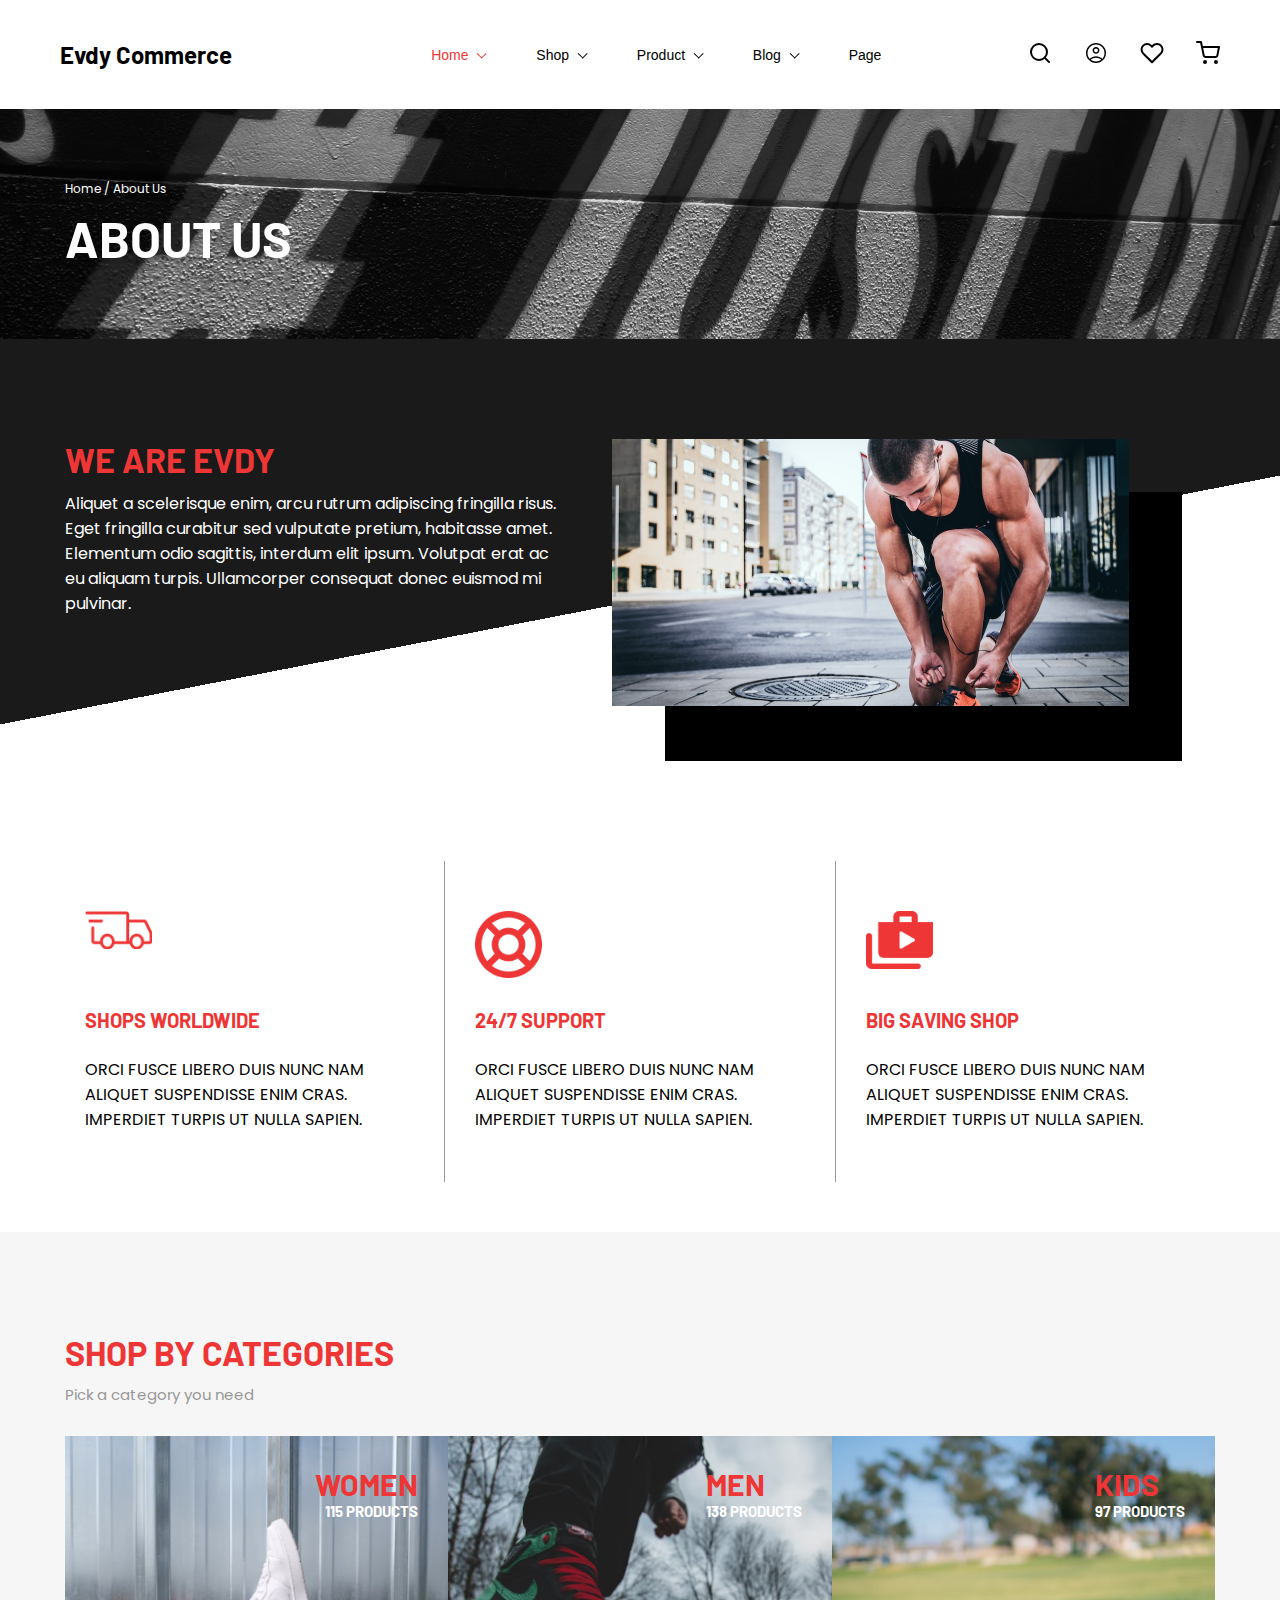
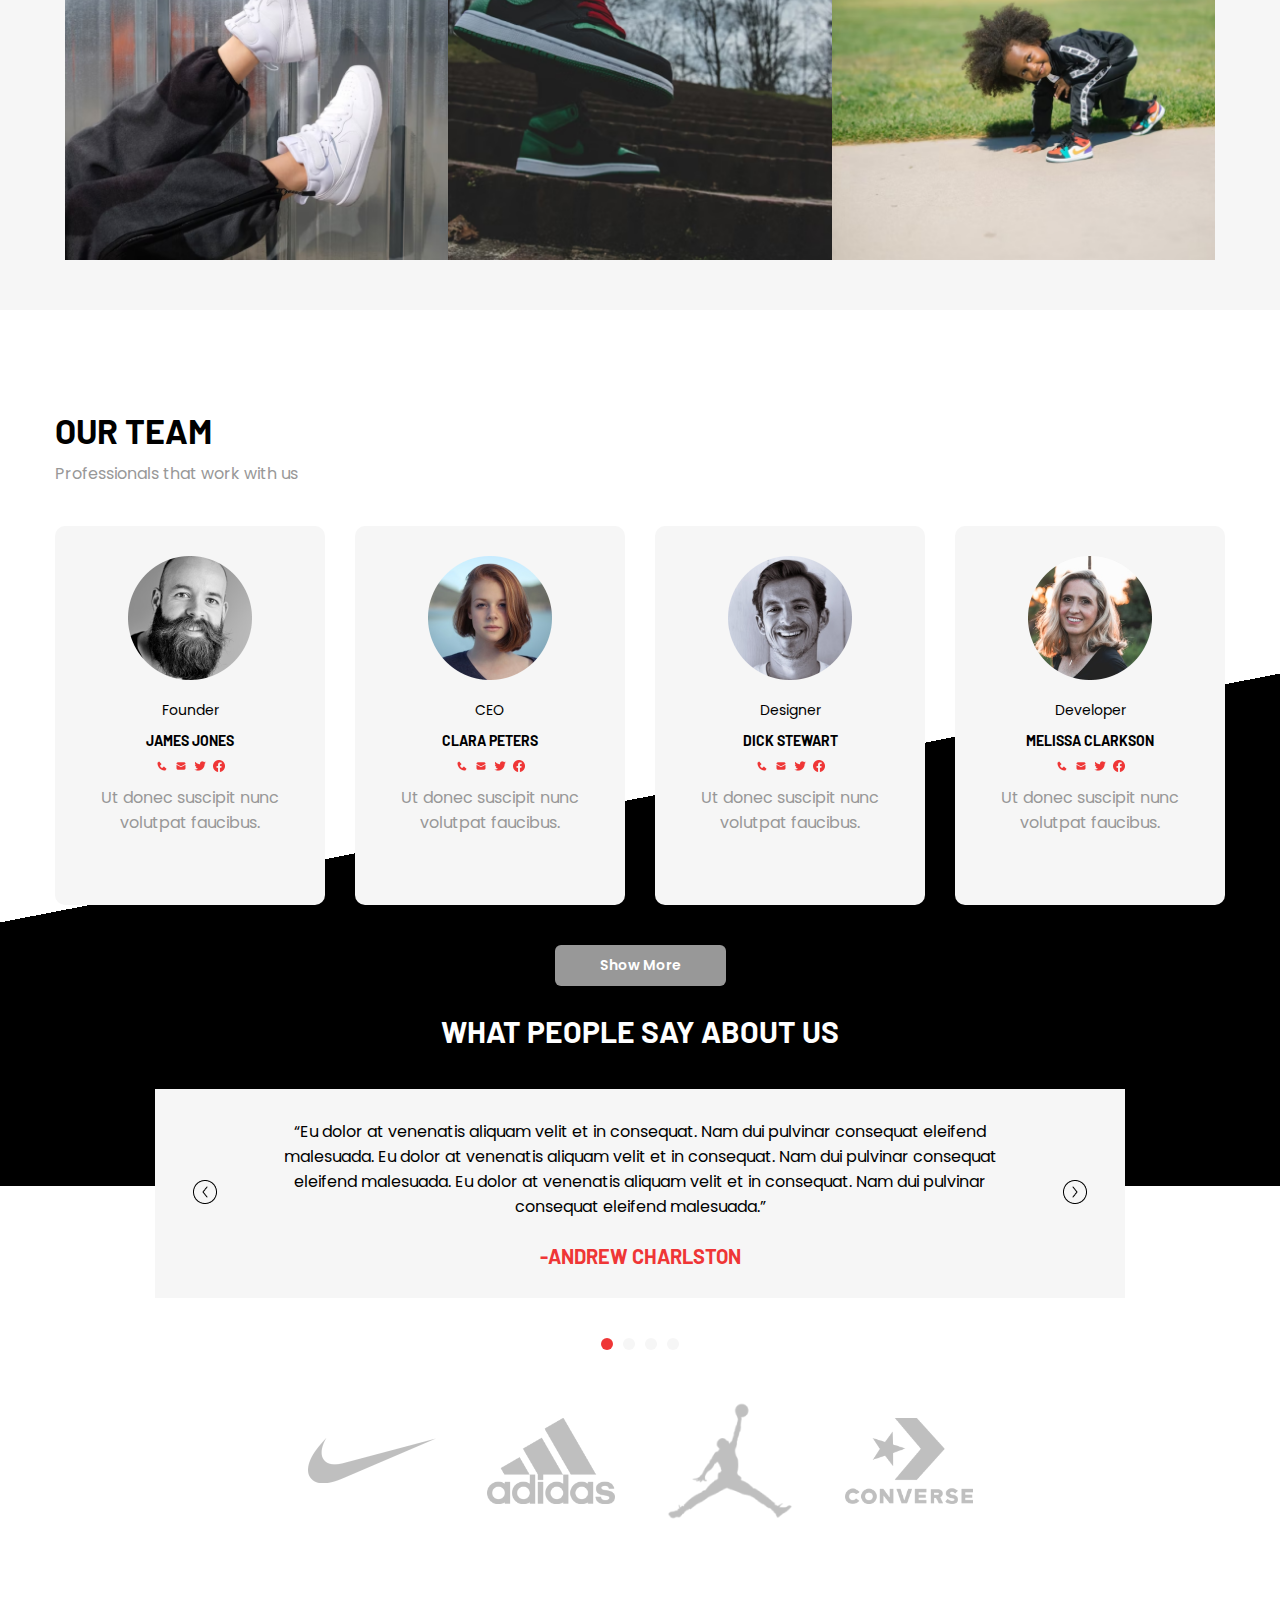
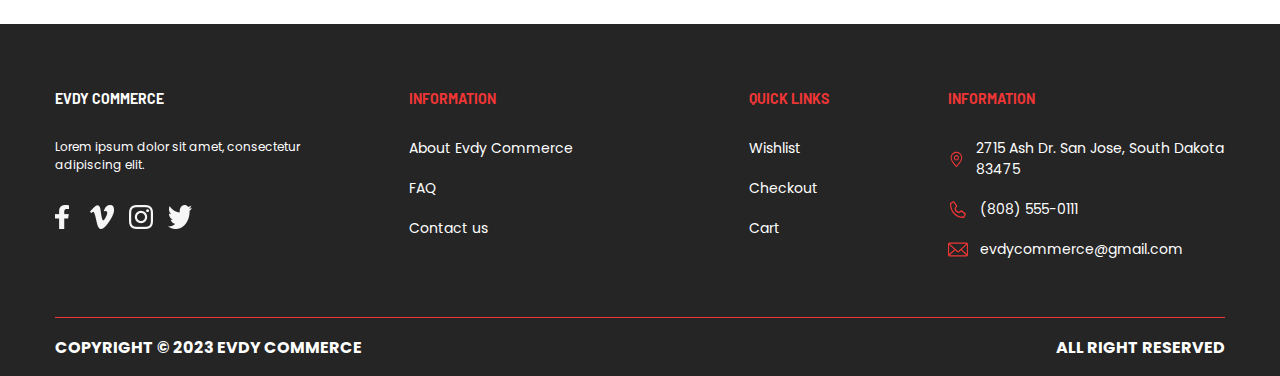
<file: pages/about-us.html>
<!doctype html>
<html lang="en">
<head>
  <meta charset="UTF-8">
  <meta name="viewport"
        content="width=device-width, user-scalable=no, initial-scale=1.0, maximum-scale=1.0, minimum-scale=1.0">
  <meta http-equiv="X-UA-Compatible" content="ie=edge">
  <link rel="stylesheet" href="../styles/style.css">
  <script src="../scripts/app.js" defer></script>
  <title>About us</title>
</head>
<body>

<header class="header">
  <div class="container">
    <div class="header__inner">
      <div class="header__logo">
        Evdy Commerce
      </div>

      <div class="header__nav">
        <nav class="header__dropdowns">
          <ul class="header__dropdown-list">

            <li class="header__dropdown">
              <a href="#" class="header__link active">Home</a>
              <span class="header__drop-icon"></span>
            </li>

            <li class="header__dropdown">
              <a href="#" class="header__link">Shop</a>
              <span class="header__drop-icon"></span>
            </li>

            <li class="header__dropdown">
              <a href="#" class="header__link">Product</a>
              <span class="header__drop-icon"></span>
            </li>

            <li class="header__dropdown">
              <a href="#" class="header__link">Blog</a>
              <span class="header__drop-icon"></span>
            </li>

            <li class="header__dropdown">
              <a href="#" class="header__link">Page</a>
            </li>

          </ul>
        </nav>

        <ul class="header__actions">
          <li class="header__action">
            <button class="header__btn">
              <svg class="header__icon" width="24" height="24" viewBox="0 0 24 24" fill="none" stroke="black"
                   xmlns="http://www.w3.org/2000/svg">
                <rect width="24" height="24" fill="#F5F5F5"/>
                <g id="Landing" clip-path="url(#clip0_5_91)">
                  <rect width="1920" height="5119" transform="translate(-1408 -40)" fill="white"/>
                  <g id="Header / Default">
                    <rect id="Rectangle 33" x="-1408" y="-40" width="1920" height="104" fill="white"/>
                    <g id="Frame 7">
                      <g id="search">
                        <path id="Vector"
                              d="M11 19C15.4183 19 19 15.4183 19 11C19 6.58172 15.4183 3 11 3C6.58172 3 3 6.58172 3 11C3 15.4183 6.58172 19 11 19Z"
                              stroke="black" stroke-width="2" stroke-linecap="round" stroke-linejoin="round"/>
                        <path id="Vector_2" d="M21 21L16.65 16.65" stroke="black" stroke-width="2"
                              stroke-linecap="round"
                              stroke-linejoin="round"/>
                      </g>
                    </g>
                  </g>
                </g>
                <defs>
                  <clipPath id="clip0_5_91">
                    <rect width="1920" height="5119" fill="white" transform="translate(-1408 -40)"/>
                  </clipPath>
                </defs>
              </svg>

            </button>
          </li>

          <li class="header__action">
            <button class="header__btn">
              <svg class="header__icon" xmlns="http://www.w3.org/2000/svg" height="24" viewBox="0 -960 960 960"
                   width="24">
                <path d="M222-255q63-44 125-67.5T480-346q71 0 133.5 23.5T739-255q44-54 62.5-109T820-480q0-145-97.5-242.5T480-820q-145 0-242.5 97.5T140-480q0 61 19 116t63 109Zm257.814-195Q422-450 382.5-489.686q-39.5-39.686-39.5-97.5t39.686-97.314q39.686-39.5 97.5-39.5t97.314 39.686q39.5 39.686 39.5 97.5T577.314-489.5q-39.686 39.5-97.5 39.5Zm.654 370Q398-80 325-111.5q-73-31.5-127.5-86t-86-127.266Q80-397.532 80-480.266T111.5-635.5q31.5-72.5 86-127t127.266-86q72.766-31.5 155.5-31.5T635.5-848.5q72.5 31.5 127 86t86 127.032q31.5 72.532 31.5 155T848.5-325q-31.5 73-86 127.5t-127.032 86q-72.532 31.5-155 31.5ZM480-140q55 0 107.5-16T691-212q-51-36-104-55t-107-19q-54 0-107 19t-104 55q51 40 103.5 56T480-140Zm0-370q34 0 55.5-21.5T557-587q0-34-21.5-55.5T480-664q-34 0-55.5 21.5T403-587q0 34 21.5 55.5T480-510Zm0-77Zm0 374Z"/>
              </svg>
            </button>
          </li>

          <li class="header__action">
            <button class="header__btn">
              <svg class="header__icon" stroke="black" width="24" height="24" viewBox="0 0 24 24" fill="none"
                   xmlns="http://www.w3.org/2000/svg">
                <g id="heart">
                  <path id="Vector"
                        d="M20.84 4.60999C20.3292 4.099 19.7228 3.69364 19.0554 3.41708C18.3879 3.14052 17.6725 2.99817 16.95 2.99817C16.2275 2.99817 15.5121 3.14052 14.8446 3.41708C14.1772 3.69364 13.5708 4.099 13.06 4.60999L12 5.66999L10.94 4.60999C9.9083 3.5783 8.50903 2.9987 7.05 2.9987C5.59096 2.9987 4.19169 3.5783 3.16 4.60999C2.1283 5.64169 1.54871 7.04096 1.54871 8.49999C1.54871 9.95903 2.1283 11.3583 3.16 12.39L4.22 13.45L12 21.23L19.78 13.45L20.84 12.39C21.351 11.8792 21.7563 11.2728 22.0329 10.6053C22.3095 9.93789 22.4518 9.22248 22.4518 8.49999C22.4518 7.77751 22.3095 7.0621 22.0329 6.39464C21.7563 5.72718 21.351 5.12075 20.84 4.60999V4.60999Z"
                        stroke="black" stroke-width="2" stroke-linecap="round" stroke-linejoin="round"/>
                </g>
              </svg>

            </button>
          </li>

          <li class="header__action">
            <button class="header__btn">
              <svg class="header__icon" width="24" height="24" viewBox="0 0 24 24" fill="none"
                   xmlns="http://www.w3.org/2000/svg">
                <g id="shopping-cart">
                  <path id="Vector"
                        d="M9 22C9.55228 22 10 21.5523 10 21C10 20.4477 9.55228 20 9 20C8.44772 20 8 20.4477 8 21C8 21.5523 8.44772 22 9 22Z"
                        stroke="black" stroke-width="2" stroke-linecap="round" stroke-linejoin="round"/>
                  <path id="Vector_2"
                        d="M20 22C20.5523 22 21 21.5523 21 21C21 20.4477 20.5523 20 20 20C19.4477 20 19 20.4477 19 21C19 21.5523 19.4477 22 20 22Z"
                        stroke="black" stroke-width="2" stroke-linecap="round" stroke-linejoin="round"/>
                  <path id="Vector_3"
                        d="M1 1H5L7.68 14.39C7.77144 14.8504 8.02191 15.264 8.38755 15.5583C8.75318 15.8526 9.2107 16.009 9.68 16H19.4C19.8693 16.009 20.3268 15.8526 20.6925 15.5583C21.0581 15.264 21.3086 14.8504 21.4 14.39L23 6H6"
                        stroke="black" stroke-width="2" stroke-linecap="round" stroke-linejoin="round"/>
                </g>
              </svg>

            </button>
          </li>
        </ul>
      </div>

      <button class="header__hamburger-menu">
        <span class="header__hamburger-bar"></span>
      </button>

      <div class="header__mobile-nav">
        <nav class="header__dropdowns header__dropdowns--mobile">
          <ul class="header__dropdown-list header__dropdown-list--mobile">

            <li class="header__dropdown header__dropdown--mobile">
              <a href="#" class="header__link header__link--mobile active">Home</a>
              <span class="header__drop-icon header__drop-icon--mobile"></span>
            </li>

            <li class="header__dropdown header__dropdown--mobile">
              <a href="#" class="header__link header__link--mobile">Shop</a>
              <span class="header__drop-icon header__drop-icon--mobile"></span>
            </li>

            <li class="header__dropdown header__dropdown--mobile">
              <a href="#" class="header__link header__link--mobile">Product</a>
              <span class="header__drop-icon header__drop-icon--mobile"></span>
            </li>

            <li class="header__dropdown header__dropdown--mobile">
              <a href="#" class="header__link header__link--mobile">Blog</a>
              <span class="header__drop-icon header__drop-icon--mobile"></span>
            </li>

            <li class="header__dropdown header__dropdown--mobile">
              <a href="#" class="header__link header__link--mobile">Page</a>
            </li>

          </ul>
        </nav>

        <ul class="header__actions header__actions--mobile">
          <li class="header__action">
            <button class="header__btn">
              <svg class="header__icon" width="24" height="24" viewBox="0 0 24 24" fill="none" stroke="none"
                   xmlns="http://www.w3.org/2000/svg">
                <rect width="24" height="24" fill="none"/>
                <g id="Landing" clip-path="url(#clip0_5_91)">
                  <rect width="1920" height="5119" transform="translate(-1408 -40)" fill="none"/>
                  <g id="Header / Default">
                    <rect id="Rectangle 33" x="-1408" y="-40" width="1920" height="104" fill="none"/>
                    <g id="Frame 7">
                      <g id="search">
                        <path id="Vector"
                              d="M11 19C15.4183 19 19 15.4183 19 11C19 6.58172 15.4183 3 11 3C6.58172 3 3 6.58172 3 11C3 15.4183 6.58172 19 11 19Z"
                              stroke="white" stroke-width="2" stroke-linecap="round" stroke-linejoin="round"/>
                        <path id="Vector_2" d="M21 21L16.65 16.65" stroke="white" stroke-width="2"
                              stroke-linecap="round"
                              stroke-linejoin="round"/>
                      </g>
                    </g>
                  </g>
                </g>
                <defs>
                  <clipPath id="clip0_5_91">
                    <rect width="1920" height="5119" fill="white" transform="translate(-1408 -40)"/>
                  </clipPath>
                </defs>
              </svg>

            </button>
          </li>

          <li class="header__action">
            <button class="header__btn">
              <svg class="header__icon" xmlns="http://www.w3.org/2000/svg" height="24" viewBox="0 -960 960 960"
                   width="24">
                <path fill="white" stroke="white"
                      d="M222-255q63-44 125-67.5T480-346q71 0 133.5 23.5T739-255q44-54 62.5-109T820-480q0-145-97.5-242.5T480-820q-145 0-242.5 97.5T140-480q0 61 19 116t63 109Zm257.814-195Q422-450 382.5-489.686q-39.5-39.686-39.5-97.5t39.686-97.314q39.686-39.5 97.5-39.5t97.314 39.686q39.5 39.686 39.5 97.5T577.314-489.5q-39.686 39.5-97.5 39.5Zm.654 370Q398-80 325-111.5q-73-31.5-127.5-86t-86-127.266Q80-397.532 80-480.266T111.5-635.5q31.5-72.5 86-127t127.266-86q72.766-31.5 155.5-31.5T635.5-848.5q72.5 31.5 127 86t86 127.032q31.5 72.532 31.5 155T848.5-325q-31.5 73-86 127.5t-127.032 86q-72.532 31.5-155 31.5ZM480-140q55 0 107.5-16T691-212q-51-36-104-55t-107-19q-54 0-107 19t-104 55q51 40 103.5 56T480-140Zm0-370q34 0 55.5-21.5T557-587q0-34-21.5-55.5T480-664q-34 0-55.5 21.5T403-587q0 34 21.5 55.5T480-510Zm0-77Zm0 374Z"/>
              </svg>
            </button>
          </li>

          <li class="header__action">
            <button class="header__btn">
              <svg class="header__icon" stroke="white" width="24" height="24" viewBox="0 0 24 24" fill="none"
                   xmlns="http://www.w3.org/2000/svg">
                <g id="heart">
                  <path id="Vector"
                        d="M20.84 4.60999C20.3292 4.099 19.7228 3.69364 19.0554 3.41708C18.3879 3.14052 17.6725 2.99817 16.95 2.99817C16.2275 2.99817 15.5121 3.14052 14.8446 3.41708C14.1772 3.69364 13.5708 4.099 13.06 4.60999L12 5.66999L10.94 4.60999C9.9083 3.5783 8.50903 2.9987 7.05 2.9987C5.59096 2.9987 4.19169 3.5783 3.16 4.60999C2.1283 5.64169 1.54871 7.04096 1.54871 8.49999C1.54871 9.95903 2.1283 11.3583 3.16 12.39L4.22 13.45L12 21.23L19.78 13.45L20.84 12.39C21.351 11.8792 21.7563 11.2728 22.0329 10.6053C22.3095 9.93789 22.4518 9.22248 22.4518 8.49999C22.4518 7.77751 22.3095 7.0621 22.0329 6.39464C21.7563 5.72718 21.351 5.12075 20.84 4.60999V4.60999Z"
                        stroke="white" stroke-width="2" stroke-linecap="round" stroke-linejoin="round"/>
                </g>
              </svg>

            </button>
          </li>

          <li class="header__action">
            <button class="header__btn">
              <svg class="header__icon" width="24" height="24" viewBox="0 0 24 24" fill="none"
                   xmlns="http://www.w3.org/2000/svg">
                <g id="shopping-cart">
                  <path id="Vector"
                        d="M9 22C9.55228 22 10 21.5523 10 21C10 20.4477 9.55228 20 9 20C8.44772 20 8 20.4477 8 21C8 21.5523 8.44772 22 9 22Z"
                        stroke="white" stroke-width="2" stroke-linecap="round" stroke-linejoin="round"/>
                  <path id="Vector_2"
                        d="M20 22C20.5523 22 21 21.5523 21 21C21 20.4477 20.5523 20 20 20C19.4477 20 19 20.4477 19 21C19 21.5523 19.4477 22 20 22Z"
                        stroke="white" stroke-width="2" stroke-linecap="round" stroke-linejoin="round"/>
                  <path id="Vector_3"
                        d="M1 1H5L7.68 14.39C7.77144 14.8504 8.02191 15.264 8.38755 15.5583C8.75318 15.8526 9.2107 16.009 9.68 16H19.4C19.8693 16.009 20.3268 15.8526 20.6925 15.5583C21.0581 15.264 21.3086 14.8504 21.4 14.39L23 6H6"
                        stroke="white" stroke-width="2" stroke-linecap="round" stroke-linejoin="round"/>
                </g>
              </svg>

            </button>
          </li>
        </ul>
      </div>

    </div>
  </div>
</header>
<!-- HEADER -->

<section class="main-secondary">
  <img src="../img/main-secondary/about_us.png" alt="About us picture" class="main-secondary__img">
  <div class="container">
    <div class="main-secondary__inner">
      <div class="main-secondary__content">
        <h2 class="main-secondary__subtitle">Home / About Us</h2>
        <h1 class="main-secondary__title">About Us</h1>
      </div>
    </div>
  </div>
</section>
<!-- MAIN SECONDARY -->

<section class="we-are-evdy">
  <div class="container">
    <div class="we-are-evdy__inner">
      <div class="we-are-evdy__left">
        <h2 class="we-are-evdy__heading">we are evdy</h2>
        <p class="we-are-evdy__text">
          Aliquet a scelerisque enim, arcu rutrum adipiscing fringilla risus. Eget fringilla curabitur sed vulputate
          pretium, habitasse amet. Elementum odio sagittis, interdum elit ipsum. Volutpat erat ac eu aliquam turpis.
          Ullamcorper consequat donec euismod mi pulvinar.
        </p>
      </div>

      <div class="we-are-evdy__right">
        <div class="we-are-evdy__placeholder">
          <img src="../img/we-are-evdy/1.png" alt="We are evdy image" class="we-are-evdy__img">
        </div>
      </div>
    </div>
  </div>
</section>
<!-- WE ARE EVDY -->

<section class="cards-white">
  <div class="container">
    <div class="cards-white__inner">

      <div class="cards-white__card">
        <img src="../img/cards-white/1.png" alt="1" class="cards-white__icon">
        <div class="cards-white__content">
          <h3 class="cards-white__heading">Shops Worldwide</h3>
          <p class="cards-white__text">Orci fusce libero duis nunc nam aliquet suspendisse enim cras. Imperdiet turpis
            ut
            nulla sapien.</p>
        </div>
      </div>

      <div class="cards-white__card">
        <img src="../img/cards-white/2.png" alt="2" class="cards-white__icon">
        <div class="cards-white__content">
          <h3 class="cards-white__heading">24/7 support</h3>
          <p class="cards-white__text">Orci fusce libero duis nunc nam aliquet suspendisse enim cras. Imperdiet turpis
            ut
            nulla sapien.</p>
        </div>
      </div>

      <div class="cards-white__card">
        <img src="../img/cards-white/3.png" alt="3" class="cards-white__icon">
        <div class="cards-white__content">
          <h3 class="cards-white__heading">big saving shop</h3>
          <p class="cards-white__text">Orci fusce libero duis nunc nam aliquet suspendisse enim cras. Imperdiet turpis
            ut
            nulla sapien.</p>
        </div>
      </div>

    </div>
  </div>
</section>
<!-- CARDS WHITE-->

<section class="shop-by-categories shop-by-categories--light-grey">
  <div class="container">
    <div class="shop-by-categories__inner shop-by-categories__inner--pb-5">
      <h2 class="shop-by-categories__heading">
        shop by categories
      </h2>
      <h3 class="shop-by-categories__subtitle">Pick a category you need</h3>

      <div class="shop-by-categories__cards">
        <div class="shop-by-categories__card">
          <img src="../img/shop-by-categories/1.png" alt="1" class="shop-by-categories__img">
          <p class="shop-by-categories__text">
            <span class="shop-by-categories__type">women</span>
            <span class="shop-by-categories__quantity">115 products</span>
          </p>
        </div>

        <div class="shop-by-categories__card">
          <img src="../img/shop-by-categories/2.png" alt="2" class="shop-by-categories__img">
          <p class="shop-by-categories__text">
            <span class="shop-by-categories__type">men</span>
            <span class="shop-by-categories__quantity">138 products</span>
          </p>
        </div>

        <div class="shop-by-categories__card">
          <img src="../img/shop-by-categories/3.png" alt="3" class="shop-by-categories__img">
          <p class="shop-by-categories__text">
            <span class="shop-by-categories__type">kids</span>
            <span class="shop-by-categories__quantity">97 products</span>
          </p>
        </div>
      </div>
    </div>
  </div>
</section>
<!-- SHOP BY CATEGORIES -->

<section class="our-team">
  <div class="container">
    <div class="our-team__inner">
      <div class="our-team__texts">
        <h2 class="our-team__heading">Our team</h2>
        <p class="our-team__text">Professionals that work with us</p>
      </div>

      <div class="our-team__cards">

        <div class="our-team__card">
          <img src="../img/our-team/1.png" alt="1" class="our-team__img">
          <div class="our-team__card-content">
            <span class="our-team__position">Founder</span>
            <span class="our-team__name">James Jones</span>
            <div class="our-team__icons">
              <a href="#" class="our-team__link">
                <img src="../img/our-team/icons/icon_1.png" alt="Icon 1" class="our-team__icon-img">
              </a>

              <a href="#" class="our-team__link">
                <img src="../img/our-team/icons/icon_2.png" alt="Icon 2" class="our-team__icon-img">
              </a>

              <a href="#" class="our-team__link">
                <img src="../img/our-team/icons/icon_3.png" alt="Icon 3" class="our-team__icon-img">
              </a>

              <a href="#" class="our-team__link">
                <img src="../img/our-team/icons/icon_4.png" alt="Icon 4" class="our-team__icon-img">
              </a>
            </div>

            <p class="our-team__text">Ut donec suscipit nunc volutpat faucibus. </p>

          </div>
        </div>

        <div class="our-team__card">
          <img src="../img/our-team/2.png" alt="2" class="our-team__img">
          <div class="our-team__card-content">
            <span class="our-team__position">CEO</span>
            <span class="our-team__name">Clara Peters</span>
            <div class="our-team__icons">
              <a href="#" class="our-team__link">
                <img src="../img/our-team/icons/icon_1.png" alt="Icon 1" class="our-team__icon-img">
              </a>

              <a href="#" class="our-team__link">
                <img src="../img/our-team/icons/icon_2.png" alt="Icon 2" class="our-team__icon-img">
              </a>

              <a href="#" class="our-team__link">
                <img src="../img/our-team/icons/icon_3.png" alt="Icon 3" class="our-team__icon-img">
              </a>

              <a href="#" class="our-team__link">
                <img src="../img/our-team/icons/icon_4.png" alt="Icon 4" class="our-team__icon-img">
              </a>
            </div>
            <p class="our-team__text">Ut donec suscipit nunc volutpat faucibus. </p>
          </div>
        </div>

        <div class="our-team__card">
          <img src="../img/our-team/3.png" alt="3" class="our-team__img">
          <div class="our-team__card-content">
            <span class="our-team__position">Designer</span>
            <span class="our-team__name">Dick Stewart</span>
            <div class="our-team__icons">
              <a href="#" class="our-team__link">
                <img src="../img/our-team/icons/icon_1.png" alt="Icon 1" class="our-team__icon-img">
              </a>

              <a href="#" class="our-team__link">
                <img src="../img/our-team/icons/icon_2.png" alt="Icon 2" class="our-team__icon-img">
              </a>

              <a href="#" class="our-team__link">
                <img src="../img/our-team/icons/icon_3.png" alt="Icon 3" class="our-team__icon-img">
              </a>

              <a href="#" class="our-team__link">
                <img src="../img/our-team/icons/icon_4.png" alt="Icon 4" class="our-team__icon-img">
              </a>
            </div>

            <p class="our-team__text">Ut donec suscipit nunc volutpat faucibus. </p>

          </div>
        </div>

        <div class="our-team__card">
          <img src="../img/our-team/4.png" alt="4" class="our-team__img">
          <div class="our-team__card-content">
            <span class="our-team__position">Developer</span>
            <span class="our-team__name">Melissa Clarkson</span>
            <div class="our-team__icons">
              <a href="#" class="our-team__link">
                <img src="../img/our-team/icons/icon_1.png" alt="Icon 1" class="our-team__icon-img">
              </a>

              <a href="#" class="our-team__link">
                <img src="../img/our-team/icons/icon_2.png" alt="Icon 2" class="our-team__icon-img">
              </a>

              <a href="#" class="our-team__link">
                <img src="../img/our-team/icons/icon_3.png" alt="Icon 3" class="our-team__icon-img">
              </a>

              <a href="#" class="our-team__link">
                <img src="../img/our-team/icons/icon_4.png" alt="Icon 4" class="our-team__icon-img">
              </a>
            </div>

            <p class="our-team__text">Ut donec suscipit nunc volutpat faucibus. </p>

          </div>
        </div>

      </div>

      <div class="our-team__actions">
        <button class="our-team__btn btn btn--grey">Show More</button>
      </div>

    </div>
  </div>
</section>
<!-- OUR TEAM -->

<section class="what-people-say">
  <div class="container">
    <div class="what-people-say__inner">
      <h3 class="what-people-say__heading">what people say about us</h3>

      <div class="what-people-say__slider">
        <button class="what-people-say__left-arrow">
          <img src="../img/what-people-say/left.png" alt="Left arrow">
        </button>

        <div class="what-people-say__slider-content">
          <p class="what-people-say__text">
            “Eu dolor at venenatis aliquam velit et in consequat. Nam dui pulvinar consequat eleifend malesuada. Eu
            dolor at venenatis aliquam velit et in consequat. Nam dui pulvinar consequat eleifend malesuada. Eu dolor at
            venenatis aliquam velit et in consequat. Nam dui pulvinar consequat eleifend malesuada.”
          </p>
          <p class="what-people-say__author">
            -Andrew Charlston
          </p>
        </div>

        <button class="what-people-say__right-arrow">
          <img src="../img/what-people-say/right.png" alt="Right arrow">
        </button>
      </div>

      <div class="what-people-say__controls">
        <button class="what-people-say__control btn--slider active">&nbsp;</button>
        <button class="what-people-say__control btn--slider">&nbsp;</button>
        <button class="what-people-say__control btn--slider">&nbsp;</button>
        <button class="what-people-say__control btn--slider">&nbsp;</button>
      </div>

    </div>
  </div>
</section>
<!-- WHAT PEOPLE SAY ABOUT US-->

<section class="partners">
  <div class="container">
    <div class="partners__inner">
      <div class="partners__item">
        <img src="../img/partners/1.png" alt="Partner 1" class="partners__img">
      </div>

      <div class="partners__item">
        <img src="../img/partners/2.png" alt="Partner 2" class="partners__img">
      </div>

      <div class="partners__item">
        <img src="../img/partners/3.png" alt="Partner 3" class="partners__img">
      </div>

      <div class="partners__item">
        <img src="../img/partners/4.png" alt="Partner 4" class="partners__img">
      </div>

    </div>
  </div>
</section>
<!-- PARTNERS -->

<footer class="footer">
  <div class="container">
    <div class="footer__inner">

      <div class="footer__main">

        <div class="footer__col footer__col--1">
          <h2 class="footer__heading">Evdy Commerce</h2>
          <p class="footer__text-small">Lorem ipsum dolor sit amet, consectetur adipiscing elit.</p>
          <div class="footer__links-social">
            <a href="#" class="footer__link-social">
              <img src="../icons/links.png" alt="Links">
            </a>
          </div>
        </div>

        <div class="footer__col footer__col--2">
          <div class="footer__heading footer__heading--red">Information</div>

          <div class="footer__links">
            <a href="#" class="footer__link">About Evdy Commerce</a>
            <a href="#" class="footer__link">FAQ</a>
            <a href="#" class="footer__link">Contact us</a>
          </div>

        </div>

        <div class="footer__col footer__col--3">
          <div class="footer__heading footer__heading--red">Quick Links</div>

          <div class="footer__links">
            <a href="#" class="footer__link">Wishlist</a>
            <a href="#" class="footer__link">Checkout</a>
            <a href="#" class="footer__link">Cart</a>
          </div>

        </div>

        <div class="footer__col footer__col--4">
          <div class="footer__heading footer__heading--red">Information</div>

          <div class="footer__links">
            <a href="#" class="footer__link">
              <svg width="20" height="21" viewBox="0 0 20 21" fill="none" xmlns="http://www.w3.org/2000/svg">
                <g id="ep:location">
                  <path id="Vector"
                        d="M15.625 8.53125C15.625 6.96482 15.0324 5.46254 13.9775 4.3549C12.9226 3.24726 11.4919 2.625 10 2.625C8.50819 2.625 7.07745 3.24726 6.02255 4.3549C4.96766 5.46254 4.37503 6.96482 4.37503 8.53125C4.37503 10.9541 6.22128 14.112 10 17.8946C13.7788 14.112 15.625 10.9541 15.625 8.53125ZM10 19.6875C5.41628 15.3129 3.12503 11.5933 3.12503 8.53125C3.12503 6.61672 3.84936 4.7806 5.13867 3.42682C6.42798 2.07304 8.17667 1.3125 10 1.3125C11.8234 1.3125 13.5721 2.07304 14.8614 3.42682C16.1507 4.7806 16.875 6.61672 16.875 8.53125C16.875 11.5933 14.5838 15.3129 10 19.6875Z"
                        fill="#EF3636"/>
                  <path id="Vector_2"
                        d="M10 10.5C10.4973 10.5 10.9742 10.2926 11.3259 9.92337C11.6775 9.55415 11.875 9.05339 11.875 8.53125C11.875 8.0091 11.6775 7.50835 11.3259 7.13913C10.9742 6.76992 10.4973 6.5625 10 6.5625C9.50275 6.5625 9.02584 6.76992 8.67421 7.13913C8.32257 7.50835 8.12503 8.0091 8.12503 8.53125C8.12503 9.05339 8.32257 9.55415 8.67421 9.92337C9.02584 10.2926 9.50275 10.5 10 10.5ZM10 11.8125C9.17123 11.8125 8.37637 11.4668 7.79032 10.8514C7.20427 10.2361 6.87503 9.40149 6.87503 8.53125C6.87503 7.66101 7.20427 6.82641 7.79032 6.21106C8.37637 5.5957 9.17123 5.25 10 5.25C10.8288 5.25 11.6237 5.5957 12.2097 6.21106C12.7958 6.82641 13.125 7.66101 13.125 8.53125C13.125 9.40149 12.7958 10.2361 12.2097 10.8514C11.6237 11.4668 10.8288 11.8125 10 11.8125Z"
                        fill="#EF3636"/>
                </g>
              </svg>

              2715 Ash Dr. San Jose, South Dakota 83475</a>
            <a href="#" class="footer__link">
              <svg width="20" height="21" viewBox="0 0 20 21" fill="none" xmlns="http://www.w3.org/2000/svg">
                <g id="cil:phone">
                  <path id="Vector"
                        d="M2.44668 3.67699L2.47344 3.65944L5.85597 1.90967L9.50687 7.02091L7.82719 9.37263C7.87745 10.2595 8.23565 11.0963 8.83397 11.7245C9.43229 12.3527 10.2292 12.7288 11.0739 12.7816L13.3136 11.0179L18.1814 14.8513L16.5288 18.3733L16.5149 18.403L16.4981 18.431C16.4099 18.5803 16.2868 18.7033 16.1406 18.7884C15.9943 18.8735 15.8297 18.9179 15.6625 18.9174H14.7896C13.1079 18.9174 11.4427 18.5696 9.88896 17.8938C8.33525 17.2181 6.92351 16.2276 5.73436 14.979C4.5452 13.7304 3.60191 12.2481 2.95835 10.6167C2.31479 8.98526 1.98355 7.23674 1.98355 5.47093V4.55444C1.98302 4.37884 2.0253 4.20602 2.10636 4.05243C2.18743 3.89884 2.30459 3.76959 2.44668 3.67699ZM3.23355 5.47093C3.23355 12.1616 8.41762 17.6049 14.7896 17.6049H15.4959L16.6016 15.248L13.3133 12.6585L11.4826 14.1001H11.2743C10.0273 14.0987 8.83189 13.5779 7.95019 12.6521C7.06848 11.7263 6.57253 10.4711 6.57113 9.16185V8.94311L7.94414 7.02087L5.4782 3.56838L3.23355 4.72957V5.47093Z"
                        fill="#EF3636"/>
                </g>
              </svg>
              (808) 555-0111</a>
            <a href="#" class="footer__link">
              <svg width="20" height="21" viewBox="0 0 20 21" fill="none" xmlns="http://www.w3.org/2000/svg">
                <g id="fontisto:email" clip-path="url(#clip0_7_343)">
                  <path id="Vector"
                        d="M13.7367 10.479L18.8625 5.803V15.1016L13.7367 10.479ZM7.13167 11.2709L8.93167 12.9115C9.21417 13.1635 9.5825 13.3158 9.985 13.3158H9.99917H9.99833H10.01C10.4133 13.3158 10.7817 13.1626 11.0675 12.9089L11.065 12.9106L12.865 11.27L18.3367 16.2041H1.6625L7.13167 11.2709ZM1.655 4.69437H18.3467L10.3292 12.0059C10.239 12.0807 10.1274 12.1214 10.0125 12.1214H10.0008H10.0017H9.99C9.87466 12.1215 9.76269 12.0805 9.6725 12.005L9.67333 12.0059L1.655 4.69437ZM1.1375 5.80212L6.2625 10.4781L1.1375 15.0981V5.80212ZM19.1375 3.66625C18.9375 3.56125 18.7025 3.5 18.4533 3.5H1.54917C1.30763 3.50006 1.06942 3.55907 0.853333 3.67238L0.8625 3.668C0.603811 3.80197 0.385956 4.00923 0.233545 4.26636C0.0811339 4.5235 0.000239457 4.82026 0 5.12313L0 15.7736C0.00044117 16.2047 0.16371 16.6179 0.453984 16.9227C0.744257 17.2275 1.13783 17.3989 1.54833 17.3994H18.4508C18.8613 17.3989 19.2549 17.2275 19.5452 16.9227C19.8355 16.6179 19.9987 16.2047 19.9992 15.7736V5.12313C19.9992 4.487 19.65 3.93575 19.1417 3.67063L19.1325 3.66625H19.1375Z"
                        fill="#EF3636"/>
                </g>
                <defs>
                  <clipPath id="clip0_7_343">
                    <rect width="20" height="21" fill="white"/>
                  </clipPath>
                </defs>
              </svg>
              evdycommerce@gmail.com</a>
          </div>

        </div>

      </div>
      <!--      FOOTER MAIN -->
      <div class="footer__copy">
        <p class="footer__copy-text">
          Copyright © 2023 Evdy Commerce
        </p>

        <p class="footer__copy-text">
          All right reserved
        </p>
      </div>
      <!--      FOOTER COPY -->
    </div>
  </div>
</footer>
<!-- FOOTER -->

</body>
</html>
</file>
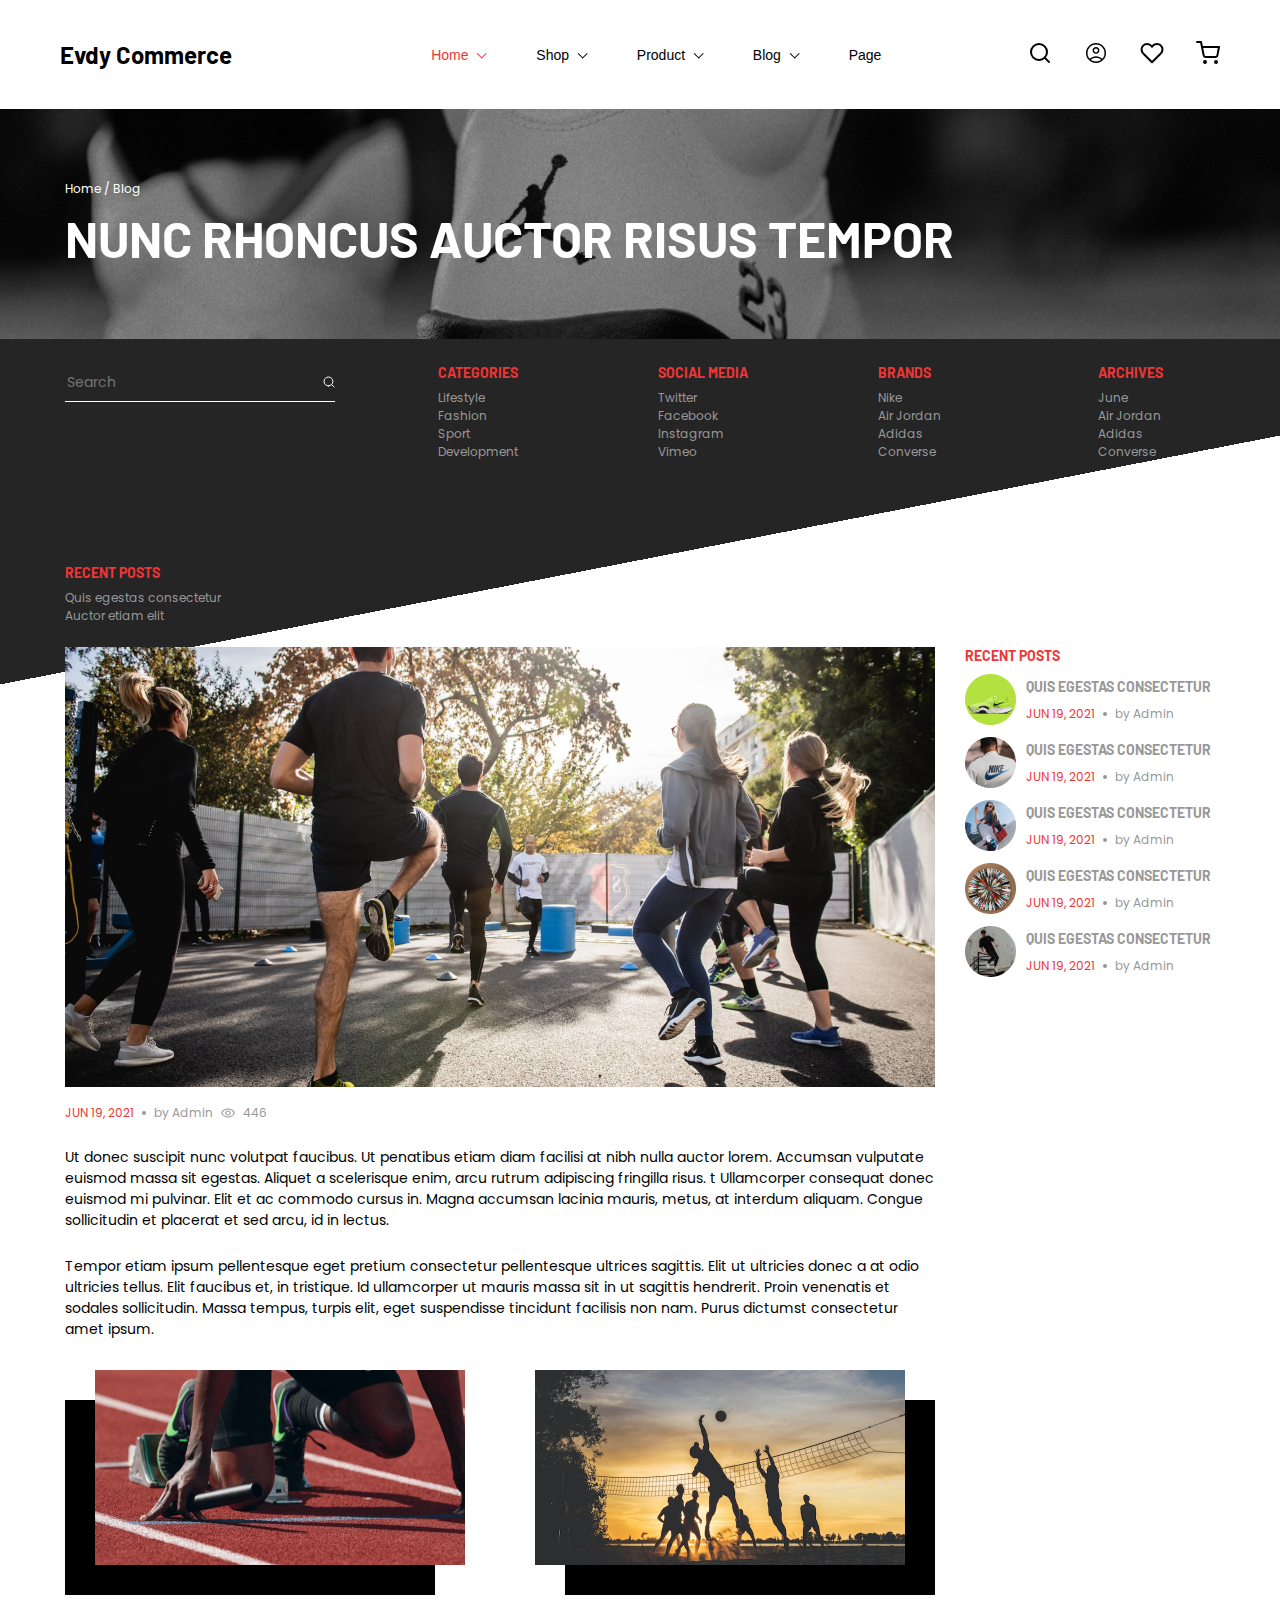
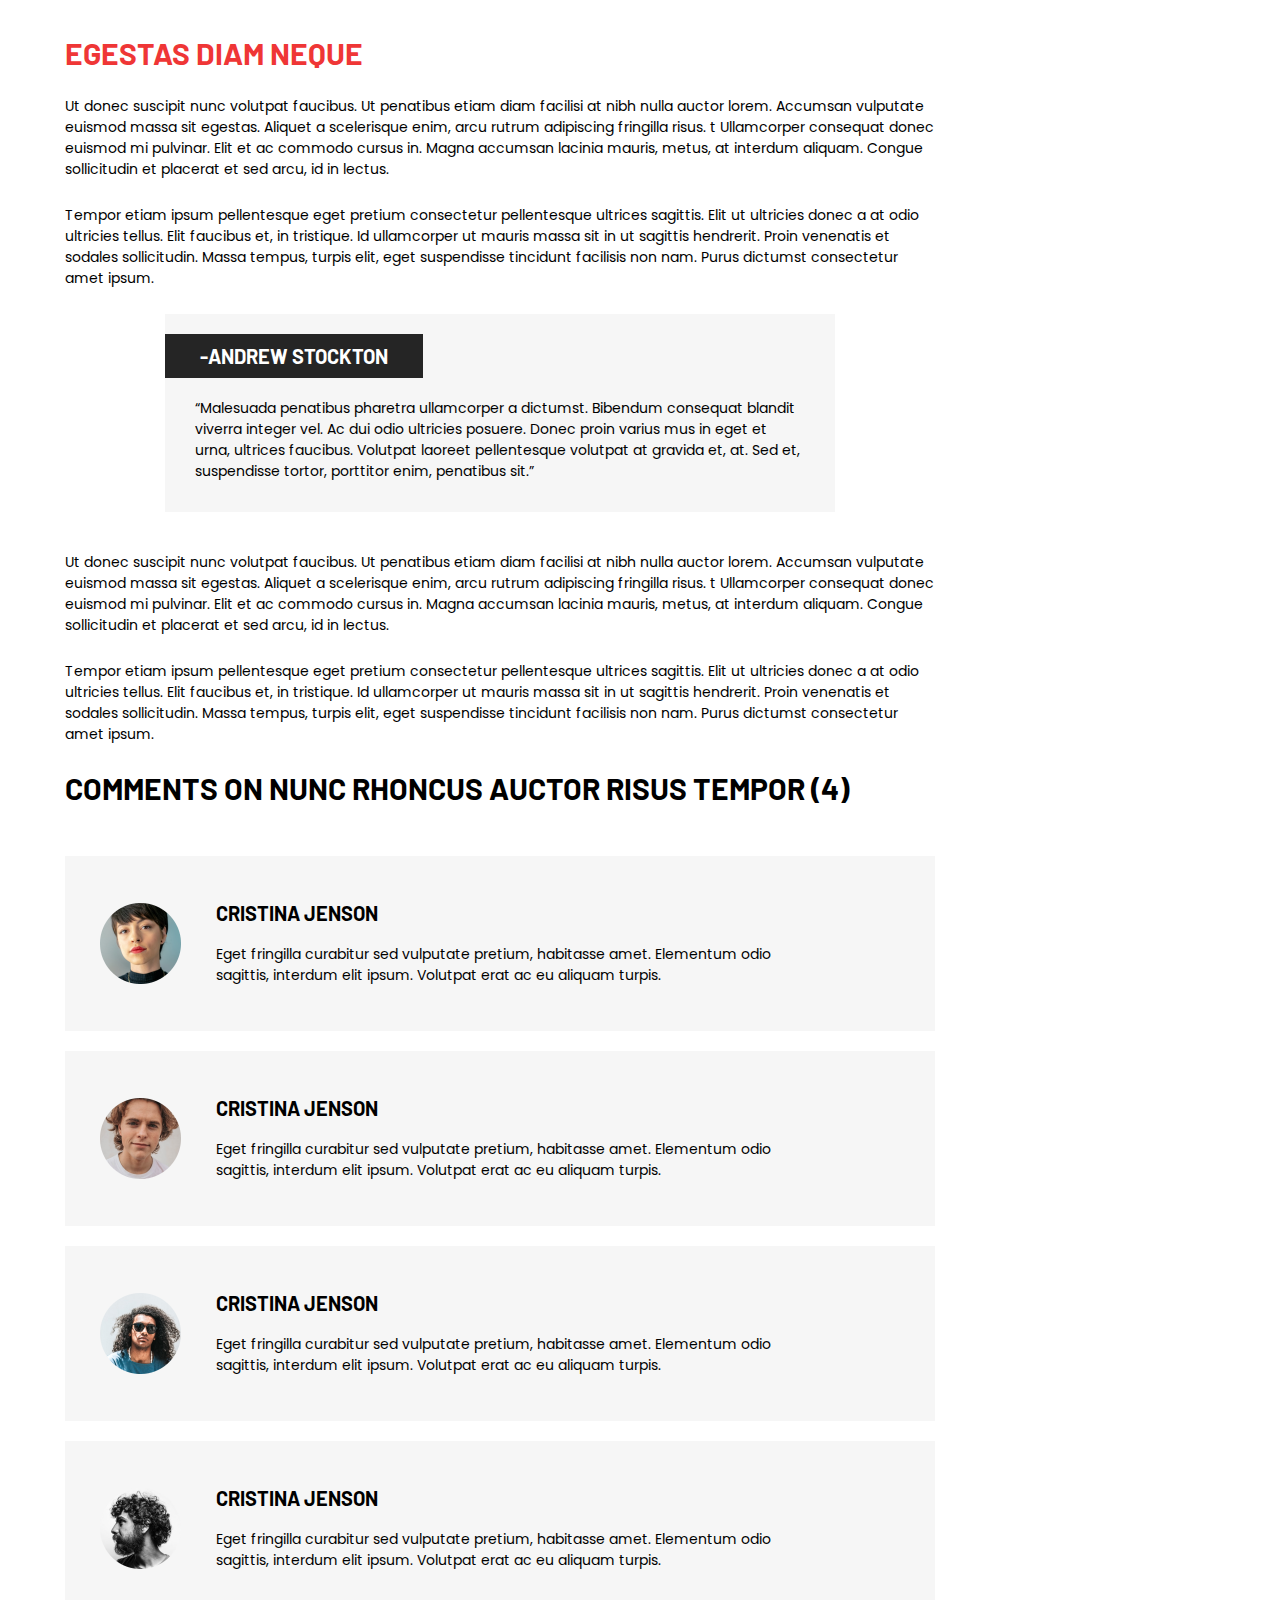
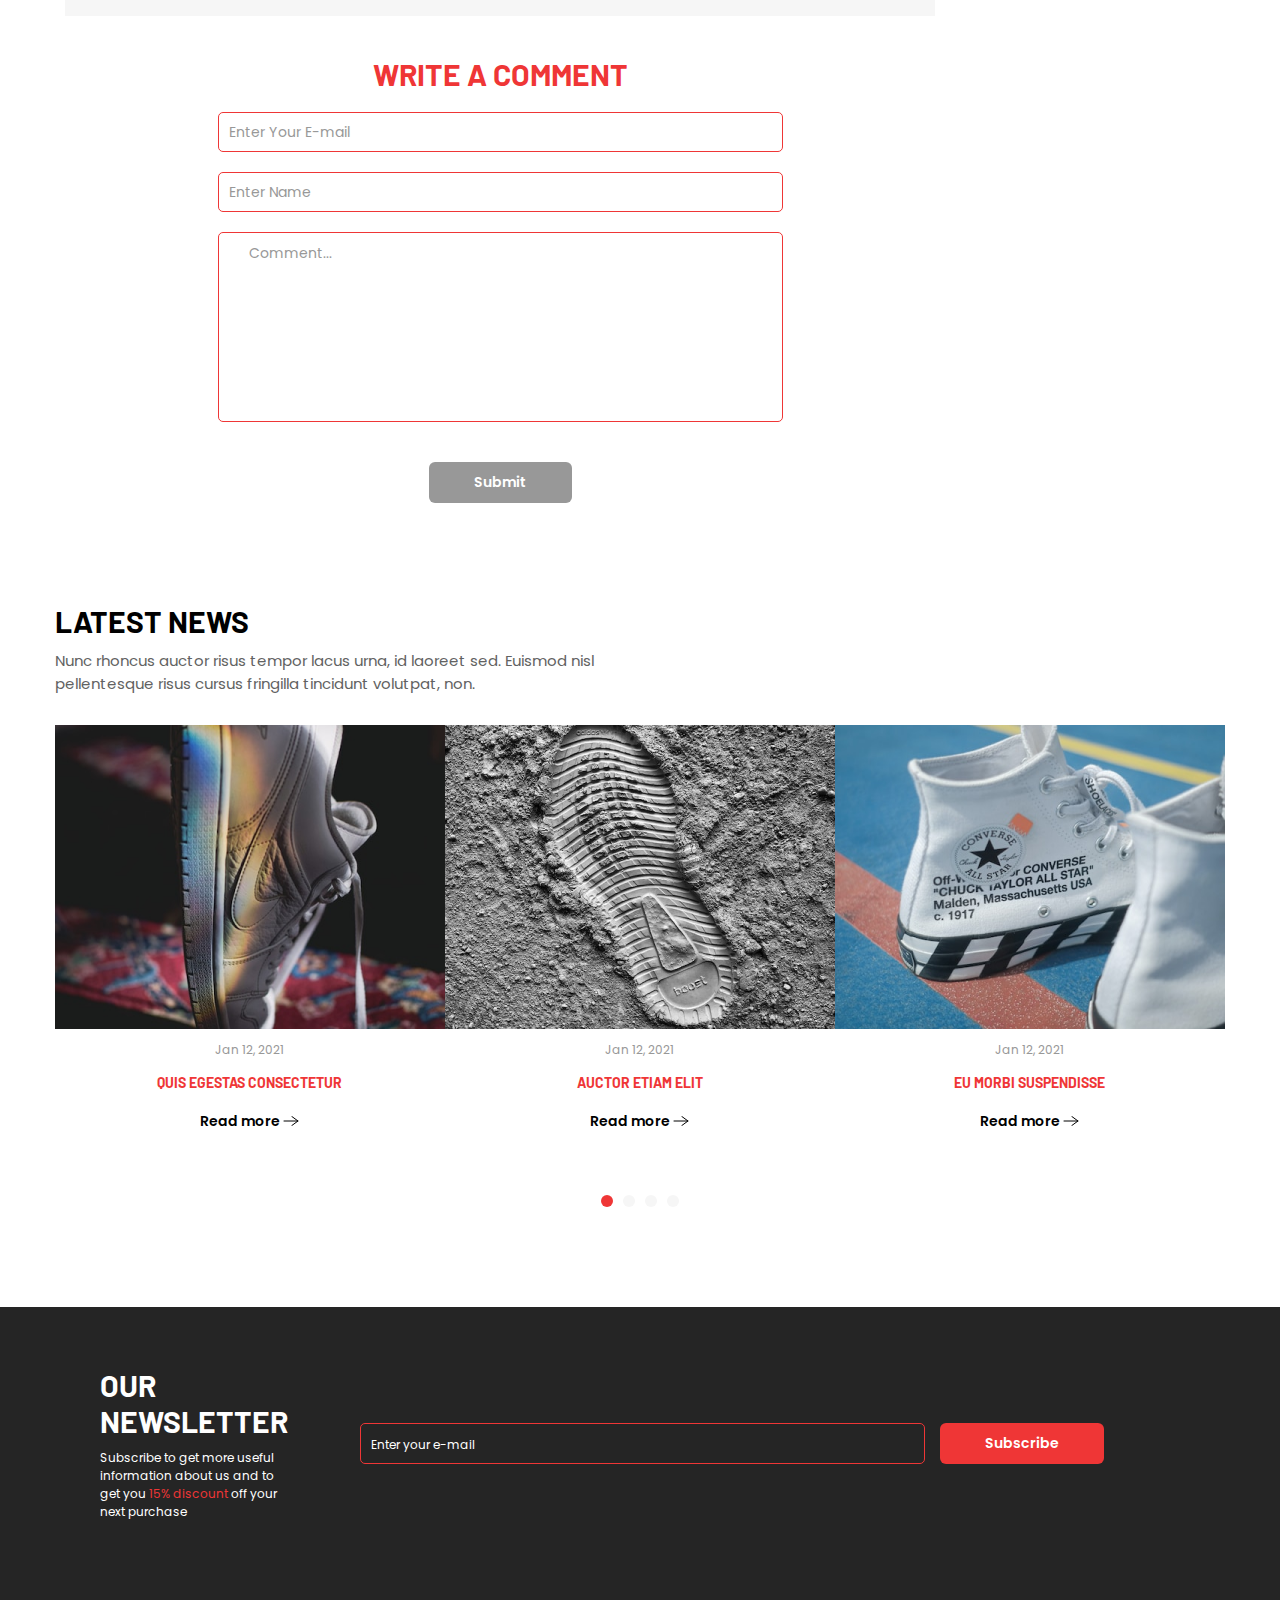
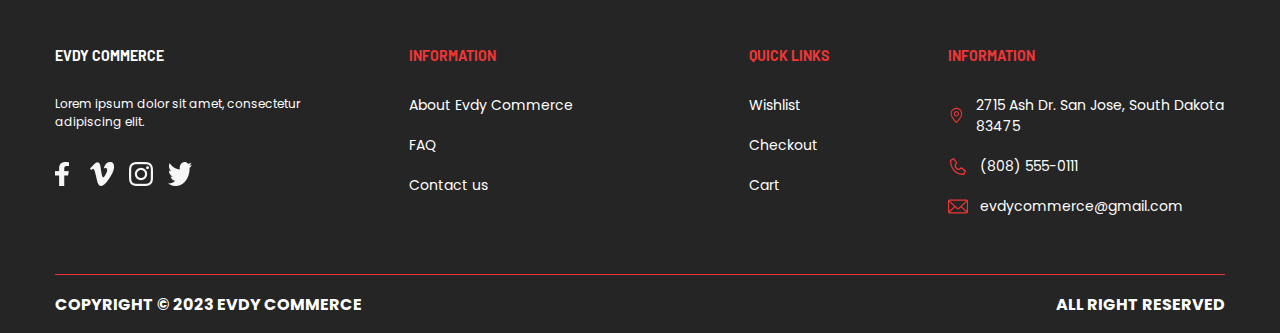
<file: pages/article.html>
<!doctype html>
<html lang="en">
<head>
  <meta charset="UTF-8">
  <meta name="viewport"
        content="width=device-width, user-scalable=no, initial-scale=1.0, maximum-scale=1.0, minimum-scale=1.0">
  <meta http-equiv="X-UA-Compatible" content="ie=edge">
  <link rel="stylesheet" href="../styles/style.css">
  <script src="../scripts/app.js" defer></script>
  <title>Article</title>
</head>
<body>

<header class="header">
  <div class="container">
    <div class="header__inner">
      <div class="header__logo">
        Evdy Commerce
      </div>

      <div class="header__nav">
        <nav class="header__dropdowns">
          <ul class="header__dropdown-list">

            <li class="header__dropdown">
              <a href="#" class="header__link active">Home</a>
              <span class="header__drop-icon"></span>
            </li>

            <li class="header__dropdown">
              <a href="#" class="header__link">Shop</a>
              <span class="header__drop-icon"></span>
            </li>

            <li class="header__dropdown">
              <a href="#" class="header__link">Product</a>
              <span class="header__drop-icon"></span>
            </li>

            <li class="header__dropdown">
              <a href="#" class="header__link">Blog</a>
              <span class="header__drop-icon"></span>
            </li>

            <li class="header__dropdown">
              <a href="#" class="header__link">Page</a>
            </li>

          </ul>
        </nav>

        <ul class="header__actions">
          <li class="header__action">
            <button class="header__btn">
              <svg class="header__icon" width="24" height="24" viewBox="0 0 24 24" fill="none" stroke="black"
                   xmlns="http://www.w3.org/2000/svg">
                <rect width="24" height="24" fill="#F5F5F5"/>
                <g id="Landing" clip-path="url(#clip0_5_91)">
                  <rect width="1920" height="5119" transform="translate(-1408 -40)" fill="white"/>
                  <g id="Header / Default">
                    <rect id="Rectangle 33" x="-1408" y="-40" width="1920" height="104" fill="white"/>
                    <g id="Frame 7">
                      <g id="search">
                        <path id="Vector"
                              d="M11 19C15.4183 19 19 15.4183 19 11C19 6.58172 15.4183 3 11 3C6.58172 3 3 6.58172 3 11C3 15.4183 6.58172 19 11 19Z"
                              stroke="black" stroke-width="2" stroke-linecap="round" stroke-linejoin="round"/>
                        <path id="Vector_2" d="M21 21L16.65 16.65" stroke="black" stroke-width="2"
                              stroke-linecap="round"
                              stroke-linejoin="round"/>
                      </g>
                    </g>
                  </g>
                </g>
                <defs>
                  <clipPath id="clip0_5_91">
                    <rect width="1920" height="5119" fill="white" transform="translate(-1408 -40)"/>
                  </clipPath>
                </defs>
              </svg>

            </button>
          </li>

          <li class="header__action">
            <button class="header__btn">
              <svg class="header__icon" xmlns="http://www.w3.org/2000/svg" height="24" viewBox="0 -960 960 960"
                   width="24">
                <path d="M222-255q63-44 125-67.5T480-346q71 0 133.5 23.5T739-255q44-54 62.5-109T820-480q0-145-97.5-242.5T480-820q-145 0-242.5 97.5T140-480q0 61 19 116t63 109Zm257.814-195Q422-450 382.5-489.686q-39.5-39.686-39.5-97.5t39.686-97.314q39.686-39.5 97.5-39.5t97.314 39.686q39.5 39.686 39.5 97.5T577.314-489.5q-39.686 39.5-97.5 39.5Zm.654 370Q398-80 325-111.5q-73-31.5-127.5-86t-86-127.266Q80-397.532 80-480.266T111.5-635.5q31.5-72.5 86-127t127.266-86q72.766-31.5 155.5-31.5T635.5-848.5q72.5 31.5 127 86t86 127.032q31.5 72.532 31.5 155T848.5-325q-31.5 73-86 127.5t-127.032 86q-72.532 31.5-155 31.5ZM480-140q55 0 107.5-16T691-212q-51-36-104-55t-107-19q-54 0-107 19t-104 55q51 40 103.5 56T480-140Zm0-370q34 0 55.5-21.5T557-587q0-34-21.5-55.5T480-664q-34 0-55.5 21.5T403-587q0 34 21.5 55.5T480-510Zm0-77Zm0 374Z"/>
              </svg>
            </button>
          </li>

          <li class="header__action">
            <button class="header__btn">
              <svg class="header__icon" stroke="black" width="24" height="24" viewBox="0 0 24 24" fill="none"
                   xmlns="http://www.w3.org/2000/svg">
                <g id="heart">
                  <path id="Vector"
                        d="M20.84 4.60999C20.3292 4.099 19.7228 3.69364 19.0554 3.41708C18.3879 3.14052 17.6725 2.99817 16.95 2.99817C16.2275 2.99817 15.5121 3.14052 14.8446 3.41708C14.1772 3.69364 13.5708 4.099 13.06 4.60999L12 5.66999L10.94 4.60999C9.9083 3.5783 8.50903 2.9987 7.05 2.9987C5.59096 2.9987 4.19169 3.5783 3.16 4.60999C2.1283 5.64169 1.54871 7.04096 1.54871 8.49999C1.54871 9.95903 2.1283 11.3583 3.16 12.39L4.22 13.45L12 21.23L19.78 13.45L20.84 12.39C21.351 11.8792 21.7563 11.2728 22.0329 10.6053C22.3095 9.93789 22.4518 9.22248 22.4518 8.49999C22.4518 7.77751 22.3095 7.0621 22.0329 6.39464C21.7563 5.72718 21.351 5.12075 20.84 4.60999V4.60999Z"
                        stroke="black" stroke-width="2" stroke-linecap="round" stroke-linejoin="round"/>
                </g>
              </svg>

            </button>
          </li>

          <li class="header__action">
            <button class="header__btn">
              <svg class="header__icon" width="24" height="24" viewBox="0 0 24 24" fill="none"
                   xmlns="http://www.w3.org/2000/svg">
                <g id="shopping-cart">
                  <path id="Vector"
                        d="M9 22C9.55228 22 10 21.5523 10 21C10 20.4477 9.55228 20 9 20C8.44772 20 8 20.4477 8 21C8 21.5523 8.44772 22 9 22Z"
                        stroke="black" stroke-width="2" stroke-linecap="round" stroke-linejoin="round"/>
                  <path id="Vector_2"
                        d="M20 22C20.5523 22 21 21.5523 21 21C21 20.4477 20.5523 20 20 20C19.4477 20 19 20.4477 19 21C19 21.5523 19.4477 22 20 22Z"
                        stroke="black" stroke-width="2" stroke-linecap="round" stroke-linejoin="round"/>
                  <path id="Vector_3"
                        d="M1 1H5L7.68 14.39C7.77144 14.8504 8.02191 15.264 8.38755 15.5583C8.75318 15.8526 9.2107 16.009 9.68 16H19.4C19.8693 16.009 20.3268 15.8526 20.6925 15.5583C21.0581 15.264 21.3086 14.8504 21.4 14.39L23 6H6"
                        stroke="black" stroke-width="2" stroke-linecap="round" stroke-linejoin="round"/>
                </g>
              </svg>

            </button>
          </li>
        </ul>
      </div>

      <button class="header__hamburger-menu">
        <span class="header__hamburger-bar"></span>
      </button>

      <div class="header__mobile-nav">
        <nav class="header__dropdowns header__dropdowns--mobile">
          <ul class="header__dropdown-list header__dropdown-list--mobile">

            <li class="header__dropdown header__dropdown--mobile">
              <a href="#" class="header__link header__link--mobile active">Home</a>
              <span class="header__drop-icon header__drop-icon--mobile"></span>
            </li>

            <li class="header__dropdown header__dropdown--mobile">
              <a href="#" class="header__link header__link--mobile">Shop</a>
              <span class="header__drop-icon header__drop-icon--mobile"></span>
            </li>

            <li class="header__dropdown header__dropdown--mobile">
              <a href="#" class="header__link header__link--mobile">Product</a>
              <span class="header__drop-icon header__drop-icon--mobile"></span>
            </li>

            <li class="header__dropdown header__dropdown--mobile">
              <a href="#" class="header__link header__link--mobile">Blog</a>
              <span class="header__drop-icon header__drop-icon--mobile"></span>
            </li>

            <li class="header__dropdown header__dropdown--mobile">
              <a href="#" class="header__link header__link--mobile">Page</a>
            </li>

          </ul>
        </nav>

        <ul class="header__actions header__actions--mobile">
          <li class="header__action">
            <button class="header__btn">
              <svg class="header__icon" width="24" height="24" viewBox="0 0 24 24" fill="none" stroke="none"
                   xmlns="http://www.w3.org/2000/svg">
                <rect width="24" height="24" fill="none"/>
                <g id="Landing" clip-path="url(#clip0_5_91)">
                  <rect width="1920" height="5119" transform="translate(-1408 -40)" fill="none"/>
                  <g id="Header / Default">
                    <rect id="Rectangle 33" x="-1408" y="-40" width="1920" height="104" fill="none"/>
                    <g id="Frame 7">
                      <g id="search">
                        <path id="Vector"
                              d="M11 19C15.4183 19 19 15.4183 19 11C19 6.58172 15.4183 3 11 3C6.58172 3 3 6.58172 3 11C3 15.4183 6.58172 19 11 19Z"
                              stroke="white" stroke-width="2" stroke-linecap="round" stroke-linejoin="round"/>
                        <path id="Vector_2" d="M21 21L16.65 16.65" stroke="white" stroke-width="2"
                              stroke-linecap="round"
                              stroke-linejoin="round"/>
                      </g>
                    </g>
                  </g>
                </g>
                <defs>
                  <clipPath id="clip0_5_91">
                    <rect width="1920" height="5119" fill="white" transform="translate(-1408 -40)"/>
                  </clipPath>
                </defs>
              </svg>

            </button>
          </li>

          <li class="header__action">
            <button class="header__btn">
              <svg class="header__icon" xmlns="http://www.w3.org/2000/svg" height="24" viewBox="0 -960 960 960"
                   width="24">
                <path fill="white" stroke="white"
                      d="M222-255q63-44 125-67.5T480-346q71 0 133.5 23.5T739-255q44-54 62.5-109T820-480q0-145-97.5-242.5T480-820q-145 0-242.5 97.5T140-480q0 61 19 116t63 109Zm257.814-195Q422-450 382.5-489.686q-39.5-39.686-39.5-97.5t39.686-97.314q39.686-39.5 97.5-39.5t97.314 39.686q39.5 39.686 39.5 97.5T577.314-489.5q-39.686 39.5-97.5 39.5Zm.654 370Q398-80 325-111.5q-73-31.5-127.5-86t-86-127.266Q80-397.532 80-480.266T111.5-635.5q31.5-72.5 86-127t127.266-86q72.766-31.5 155.5-31.5T635.5-848.5q72.5 31.5 127 86t86 127.032q31.5 72.532 31.5 155T848.5-325q-31.5 73-86 127.5t-127.032 86q-72.532 31.5-155 31.5ZM480-140q55 0 107.5-16T691-212q-51-36-104-55t-107-19q-54 0-107 19t-104 55q51 40 103.5 56T480-140Zm0-370q34 0 55.5-21.5T557-587q0-34-21.5-55.5T480-664q-34 0-55.5 21.5T403-587q0 34 21.5 55.5T480-510Zm0-77Zm0 374Z"/>
              </svg>
            </button>
          </li>

          <li class="header__action">
            <button class="header__btn">
              <svg class="header__icon" stroke="white" width="24" height="24" viewBox="0 0 24 24" fill="none"
                   xmlns="http://www.w3.org/2000/svg">
                <g id="heart">
                  <path id="Vector"
                        d="M20.84 4.60999C20.3292 4.099 19.7228 3.69364 19.0554 3.41708C18.3879 3.14052 17.6725 2.99817 16.95 2.99817C16.2275 2.99817 15.5121 3.14052 14.8446 3.41708C14.1772 3.69364 13.5708 4.099 13.06 4.60999L12 5.66999L10.94 4.60999C9.9083 3.5783 8.50903 2.9987 7.05 2.9987C5.59096 2.9987 4.19169 3.5783 3.16 4.60999C2.1283 5.64169 1.54871 7.04096 1.54871 8.49999C1.54871 9.95903 2.1283 11.3583 3.16 12.39L4.22 13.45L12 21.23L19.78 13.45L20.84 12.39C21.351 11.8792 21.7563 11.2728 22.0329 10.6053C22.3095 9.93789 22.4518 9.22248 22.4518 8.49999C22.4518 7.77751 22.3095 7.0621 22.0329 6.39464C21.7563 5.72718 21.351 5.12075 20.84 4.60999V4.60999Z"
                        stroke="white" stroke-width="2" stroke-linecap="round" stroke-linejoin="round"/>
                </g>
              </svg>

            </button>
          </li>

          <li class="header__action">
            <button class="header__btn">
              <svg class="header__icon" width="24" height="24" viewBox="0 0 24 24" fill="none"
                   xmlns="http://www.w3.org/2000/svg">
                <g id="shopping-cart">
                  <path id="Vector"
                        d="M9 22C9.55228 22 10 21.5523 10 21C10 20.4477 9.55228 20 9 20C8.44772 20 8 20.4477 8 21C8 21.5523 8.44772 22 9 22Z"
                        stroke="white" stroke-width="2" stroke-linecap="round" stroke-linejoin="round"/>
                  <path id="Vector_2"
                        d="M20 22C20.5523 22 21 21.5523 21 21C21 20.4477 20.5523 20 20 20C19.4477 20 19 20.4477 19 21C19 21.5523 19.4477 22 20 22Z"
                        stroke="white" stroke-width="2" stroke-linecap="round" stroke-linejoin="round"/>
                  <path id="Vector_3"
                        d="M1 1H5L7.68 14.39C7.77144 14.8504 8.02191 15.264 8.38755 15.5583C8.75318 15.8526 9.2107 16.009 9.68 16H19.4C19.8693 16.009 20.3268 15.8526 20.6925 15.5583C21.0581 15.264 21.3086 14.8504 21.4 14.39L23 6H6"
                        stroke="white" stroke-width="2" stroke-linecap="round" stroke-linejoin="round"/>
                </g>
              </svg>

            </button>
          </li>
        </ul>
      </div>

    </div>
  </div>
</header>
<!-- HEADER -->

<section class="main-secondary">
  <img src="../img/main-secondary/blog.png" alt="Blog picture" class="main-secondary__img">
  <div class="container">
    <div class="main-secondary__inner">
      <div class="main-secondary__content">
        <h2 class="main-secondary__subtitle">Home / Blog</h2>
        <h1 class="main-secondary__title">Nunc rhoncus auctor risus tempor</h1>
      </div>
    </div>
  </div>
</section>
<!-- MAIN SECONDARY -->

<main class="blog">
  <div class="container">
    <div class="blog__main-inner">

      <div class="blog__categories">

        <div class="blog__categories-col blog__categories-col--1">
          <div class="blog__categories-input-wrapper">
            <input type="text" class="blog__categories-search-input" placeholder="Search">
            <svg class="blog__categories-search-icon" xmlns="http://www.w3.org/2000/svg" width="12" height="12"
                 viewBox="0 0 12 12" fill="none">
              <path d="M5.44466 9.88865C7.89911 9.88865 9.88884 7.89893 9.88884 5.44448C9.88884 2.99003 7.89911 1.00031 5.44466 1.00031C2.99021 1.00031 1.00049 2.99003 1.00049 5.44448C1.00049 7.89893 2.99021 9.88865 5.44466 9.88865Z"
                    stroke="white" stroke-linecap="round" stroke-linejoin="round"/>
              <path d="M11 10.9997L8.5835 8.58318" stroke="white" stroke-linecap="round" stroke-linejoin="round"/>
            </svg>
          </div>
        </div>
        <!-- COLUMN 1 -->

        <div class="blog__categories-col">
          <h4 class="blog__categories-heading">Categories</h4>
          <ul class="blog__categories-links-list">
            <li class="blog__categories__list-item"><a href="#" class="blog__categories-link">Lifestyle</a></li>
            <li class="blog__categories__list-item"><a href="#" class="blog__categories-link">Fashion</a></li>
            <li class="blog__categories__list-item"><a href="#" class="blog__categories-link">Sport</a></li>
            <li class="blog__categories__list-item"><a href="#" class="blog__categories-link">Development</a></li>
          </ul>
        </div>
        <!--        COLUMN 2-->

        <div class="blog__categories-col">
          <h4 class="blog__categories-heading">Social Media</h4>
          <ul class="blog__categories-links-list">
            <li class="blog__categories__list-item"><a href="#" class="blog__categories-link">Twitter</a></li>
            <li class="blog__categories__list-item"><a href="#" class="blog__categories-link">Facebook</a></li>
            <li class="blog__categories__list-item"><a href="#" class="blog__categories-link">Instagram</a></li>
            <li class="blog__categories__list-item"><a href="#" class="blog__categories-link">Vimeo</a></li>
          </ul>
        </div>
        <!--        COLUMN 3 -->

        <div class="blog__categories-col">
          <h4 class="blog__categories-heading">Brands</h4>
          <ul class="blog__categories-links-list">
            <li class="blog__categories__list-item"><a href="#" class="blog__categories-link">Nike</a></li>
            <li class="blog__categories__list-item"><a href="#" class="blog__categories-link">Air Jordan</a></li>
            <li class="blog__categories__list-item"><a href="#" class="blog__categories-link">Adidas</a></li>
            <li class="blog__categories__list-item"><a href="#" class="blog__categories-link">Converse</a></li>
          </ul>
        </div>
        <!--        COLUMN 4-->

        <div class="blog__categories-col">
          <h4 class="blog__categories-heading">Archives</h4>
          <ul class="blog__categories-links-list">
            <li class="blog__categories__list-item"><a href="#" class="blog__categories-link">June</a></li>
            <li class="blog__categories__list-item"><a href="#" class="blog__categories-link">Air Jordan</a></li>
            <li class="blog__categories__list-item"><a href="#" class="blog__categories-link">Adidas</a></li>
            <li class="blog__categories__list-item"><a href="#" class="blog__categories-link">Converse</a></li>
          </ul>
        </div>
        <!--        COLUMN 5-->

        <div class="blog__categories-col">
          <h4 class="blog__categories-heading">Recent posts</h4>
          <ul class="blog__categories-links-list">
            <li class="blog__categories__list-item"><a href="#" class="blog__categories-link">Quis egestas
              consectetur </a></li>
            <li class="blog__categories__list-item"><a href="#" class="blog__categories-link">Auctor etiam elit</a></li>
          </ul>
        </div>
        <!--        COLUMN 6-->
      </div>
      <!--      BLOG CATEGORIES    -->

      <div class="blog__main-content">
        <div class="blog__article">
          <div class="blog__article-main-picture">
            <img src="../img/article/1.png" alt="1" class="blog__article-main-img">
          </div>

          <div class="blog__date-and-author blog__date-and-author-with-margin">
            <span class="blog__date">JUN 19, 2021</span>
            <span class="blog__dot">&nbsp;</span>
            <span class="blog__author">by Admin</span>

            <div class="blog__watchers">
              <svg width="14" height="10" viewBox="0 0 14 10" fill="none" xmlns="http://www.w3.org/2000/svg">
                <path d="M13.9073 4.64387C12.3852 1.88727 10.0843 0.5 7 0.5C3.91404 0.5 1.61482 1.88727 0.0927157 4.64525C0.0316634 4.75639 0 4.87778 0 5.00069C0 5.1236 0.0316634 5.24499 0.0927157 5.35613C1.61482 8.11273 3.91564 9.5 7 9.5C10.086 9.5 12.3852 8.11273 13.9073 5.35475C14.0309 5.13114 14.0309 4.87163 13.9073 4.64387ZM7 8.50613C4.41017 8.50613 2.51396 7.37699 1.17649 5C2.51396 2.62301 4.41017 1.49387 7 1.49387C9.58982 1.49387 11.486 2.62301 12.8235 5C11.4876 7.37699 9.59143 8.50613 7 8.50613ZM6.93577 2.57055C5.37513 2.57055 4.10992 3.65828 4.10992 5C4.10992 6.34172 5.37513 7.42945 6.93577 7.42945C8.49641 7.42945 9.76162 6.34172 9.76162 5C9.76162 3.65828 8.49641 2.57055 6.93577 2.57055ZM6.93577 6.54601C5.94191 6.54601 5.1375 5.85445 5.1375 5C5.1375 4.14555 5.94191 3.45399 6.93577 3.45399C7.92964 3.45399 8.73404 4.14555 8.73404 5C8.73404 5.85445 7.92964 6.54601 6.93577 6.54601Z"
                      fill="#989898"/>
              </svg>
              <div class="blog__watchers-count">446</div>
            </div>

          </div>

          <p class="blog__article-text">
            Ut donec suscipit nunc volutpat faucibus. Ut penatibus etiam diam facilisi at nibh nulla auctor lorem.
            Accumsan vulputate euismod massa sit egestas. Aliquet a scelerisque enim, arcu rutrum adipiscing fringilla
            risus. t Ullamcorper consequat donec euismod mi pulvinar.
            Elit et ac commodo cursus in. Magna accumsan lacinia mauris, metus, at interdum aliquam. Congue sollicitudin
            et placerat et sed arcu, id in lectus.
          </p>

          <p class="blog__article-text">
            Tempor etiam ipsum pellentesque eget pretium consectetur pellentesque ultrices sagittis. Elit ut ultricies
            donec a at odio ultricies tellus. Elit faucibus et, in tristique. Id ullamcorper ut mauris massa sit in ut
            sagittis hendrerit. Proin venenatis et sodales sollicitudin. Massa tempus, turpis elit, eget suspendisse
            tincidunt facilisis non nam. Purus dictumst consectetur amet ipsum.
          </p>

          <div class="blog__article-pictures">
            <div class="blog__article-picture">
              <img src="../img/article/2.png" alt="1"
                   class="blog__article-secondary-img blog__article-secondary-img--1">
            </div>

            <div class="blog__article-picture">
              <img src="../img/article/3.png" alt="2"
                   class="blog__article-secondary-img blog__article-secondary-img--2">
            </div>
          </div>

          <h2 class="blog__article-red-heading">Egestas diam neque</h2>

          <p class="blog__article-text">
            Ut donec suscipit nunc volutpat faucibus. Ut penatibus etiam diam facilisi at nibh nulla auctor lorem.
            Accumsan vulputate euismod massa sit egestas. Aliquet a scelerisque enim, arcu rutrum adipiscing fringilla
            risus. t Ullamcorper consequat donec euismod mi pulvinar.
            Elit et ac commodo cursus in. Magna accumsan lacinia mauris, metus, at interdum aliquam. Congue sollicitudin
            et placerat et sed arcu, id in lectus.
          </p>

          <p class="blog__article-text">
            Tempor etiam ipsum pellentesque eget pretium consectetur pellentesque ultrices sagittis. Elit ut ultricies
            donec a at odio ultricies tellus. Elit faucibus et, in tristique. Id ullamcorper ut mauris massa sit in ut
            sagittis hendrerit. Proin venenatis et sodales sollicitudin. Massa tempus, turpis elit, eget suspendisse
            tincidunt facilisis non nam. Purus dictumst consectetur amet ipsum.
          </p>

          <div class="blog__article-quote">
            <p class="blog__article-author">-Andrew Stockton</p>
            <blockquote class="blog__article-text">
              “Malesuada penatibus pharetra ullamcorper a dictumst. Bibendum consequat blandit viverra integer vel. Ac
              dui odio ultricies posuere. Donec proin varius mus in eget et urna, ultrices faucibus. Volutpat laoreet
              pellentesque volutpat at gravida et, at. Sed et, suspendisse tortor, porttitor enim, penatibus sit.”
            </blockquote>
          </div>

          <p class="blog__article-text">
            Ut donec suscipit nunc volutpat faucibus. Ut penatibus etiam diam facilisi at nibh nulla auctor lorem.
            Accumsan vulputate euismod massa sit egestas. Aliquet a scelerisque enim, arcu rutrum adipiscing fringilla
            risus. t Ullamcorper consequat donec euismod mi pulvinar.
            Elit et ac commodo cursus in. Magna accumsan lacinia mauris, metus, at interdum aliquam. Congue sollicitudin
            et placerat et sed arcu, id in lectus.
          </p>

          <p class="blog__article-text">
            Tempor etiam ipsum pellentesque eget pretium consectetur pellentesque ultrices sagittis. Elit ut ultricies
            donec a at odio ultricies tellus. Elit faucibus et, in tristique. Id ullamcorper ut mauris massa sit in ut
            sagittis hendrerit. Proin venenatis et sodales sollicitudin. Massa tempus, turpis elit, eget suspendisse
            tincidunt facilisis non nam. Purus dictumst consectetur amet ipsum.
          </p>

          <div class="blog__article-comments">
            <h2 class="blog__article-comments-heading">Comments on Nunc rhoncus auctor risus tempor (4)</h2>

            <div class="blog__article-comments-item">
              <div class="blog__article-comments-item-left">
                <img src="../img/article/authors/1.png" alt="" class="blog__article-comments-item-left-img">
              </div>
              <div class="blog__article-comments-item-right">
                <h3 class="blog__article-comments-author">Cristina Jenson</h3>
                <p class="blog__article-comments-author-text">Eget fringilla curabitur sed vulputate pretium, habitasse
                  amet. Elementum odio sagittis, interdum elit ipsum. Volutpat erat ac eu aliquam turpis.</p>
              </div>
            </div>

            <div class="blog__article-comments-item">
              <div class="blog__article-comments-item-left">
                <img src="../img/article/authors/2.png" alt="" class="blog__article-comments-item-left-img">
              </div>
              <div class="blog__article-comments-item-right">
                <h3 class="blog__article-comments-author">Cristina Jenson</h3>
                <p class="blog__article-comments-author-text">Eget fringilla curabitur sed vulputate pretium, habitasse
                  amet. Elementum odio sagittis, interdum elit ipsum. Volutpat erat ac eu aliquam turpis.</p>
              </div>
            </div>

            <div class="blog__article-comments-item">
              <div class="blog__article-comments-item-left">
                <img src="../img/article/authors/3.png" alt="" class="blog__article-comments-item-left-img">
              </div>
              <div class="blog__article-comments-item-right">
                <h3 class="blog__article-comments-author">Cristina Jenson</h3>
                <p class="blog__article-comments-author-text">Eget fringilla curabitur sed vulputate pretium, habitasse
                  amet. Elementum odio sagittis, interdum elit ipsum. Volutpat erat ac eu aliquam turpis.</p>
              </div>
            </div>

            <div class="blog__article-comments-item">
              <div class="blog__article-comments-item-left">
                <img src="../img/article/authors/4.png" alt="" class="blog__article-comments-item-left-img">
              </div>
              <div class="blog__article-comments-item-right">
                <h3 class="blog__article-comments-author">Cristina Jenson</h3>
                <p class="blog__article-comments-author-text">Eget fringilla curabitur sed vulputate pretium, habitasse
                  amet. Elementum odio sagittis, interdum elit ipsum. Volutpat erat ac eu aliquam turpis.</p>
              </div>
            </div>

          </div>

          <div class="blog__questions-form-wrapper">


            <form class="blog__questions-form questions-form">
              <h3 class="blog__questions-form-heading questions-form__heading">Write A Comment</h3>
              <input type="email" placeholder="Enter Your E-mail"
                     class="blog__questions-form-input questions-form__input-white">
              <input type="text" placeholder="Enter Name"
                     class="blog__questions-form-input questions-form__input-white">
              <textarea class="blog__questions-textarea questions-form__textarea-white"
                        placeholder="Comment..."></textarea>

              <div class="blog__question-form-actions questions-form__actions">
                <button type="submit" class="blog__questions-form-btn questions-form__btn btn btn--grey">Submit
                </button>
              </div>
            </form>
          </div>
        </div>

        <aside class="blog__main-recent-posts">
          <h3 class="blog__main-recent-posts-title">recent posts</h3>

          <div class="blog__main-recent-posts-item">
            <div class="blog__main-recent-posts-item-left">
              <img src="../img/article/recent-posts/1.png" alt="" class="blog__main-recent-posts-item-img">
            </div>

            <div class="blog__main-recent-posts-item-right">
              <h5 class="blog__main-recent-posts-item-right-heading">Quis egestas consectetur</h5>
              <div class="blog__date-and-author">
                <span class="blog__date">JUN 19, 2021</span>
                <span class="blog__dot">&nbsp;</span>
                <span class="blog__author">by Admin</span>
              </div>
            </div>
          </div>

          <div class="blog__main-recent-posts-item">
            <div class="blog__main-recent-posts-item-left">
              <img src="../img/article/recent-posts/2.png" alt="" class="blog__main-recent-posts-item-img">
            </div>

            <div class="blog__main-recent-posts-item-right">
              <h5 class="blog__main-recent-posts-item-right-heading">Quis egestas consectetur</h5>
              <div class="blog__date-and-author">
                <span class="blog__date">JUN 19, 2021</span>
                <span class="blog__dot">&nbsp;</span>
                <span class="blog__author">by Admin</span>
              </div>
            </div>
          </div>

          <div class="blog__main-recent-posts-item">
            <div class="blog__main-recent-posts-item-left">
              <img src="../img/article/recent-posts/3.png" alt="" class="blog__main-recent-posts-item-img">
            </div>

            <div class="blog__main-recent-posts-item-right">
              <h5 class="blog__main-recent-posts-item-right-heading">Quis egestas consectetur</h5>
              <div class="blog__date-and-author">
                <span class="blog__date">JUN 19, 2021</span>
                <span class="blog__dot">&nbsp;</span>
                <span class="blog__author">by Admin</span>
              </div>
            </div>
          </div>

          <div class="blog__main-recent-posts-item">
            <div class="blog__main-recent-posts-item-left">
              <img src="../img/article/recent-posts/4.png" alt="" class="blog__main-recent-posts-item-img">
            </div>

            <div class="blog__main-recent-posts-item-right">
              <h5 class="blog__main-recent-posts-item-right-heading">Quis egestas consectetur</h5>
              <div class="blog__date-and-author">
                <span class="blog__date">JUN 19, 2021</span>
                <span class="blog__dot">&nbsp;</span>
                <span class="blog__author">by Admin</span>
              </div>
            </div>
          </div>

          <div class="blog__main-recent-posts-item">
            <div class="blog__main-recent-posts-item-left">
              <img src="../img/article/recent-posts/5.png" alt="" class="blog__main-recent-posts-item-img">
            </div>

            <div class="blog__main-recent-posts-item-right">
              <h5 class="blog__main-recent-posts-item-right-heading">Quis egestas consectetur</h5>
              <div class="blog__date-and-author">
                <span class="blog__date">JUN 19, 2021</span>
                <span class="blog__dot">&nbsp;</span>
                <span class="blog__author">by Admin</span>
              </div>
            </div>
          </div>
        </aside>
      </div>

    </div>
  </div>
</main>
<!-- MAIN -->

<section class="latest-news">
  <div class="container">
    <div class="latest-news__inner">

      <div class="latest-news__top-text">
        <h3 class="latest-news__heading">
          latest news
        </h3>
        <p class="latest-news__text">
          Nunc rhoncus auctor risus tempor lacus urna, id laoreet sed. Euismod nisl pellentesque risus cursus fringilla
          tincidunt volutpat, non.
        </p>
      </div>

      <div class="latest-news__items">

        <div class="latest-news__item">
          <div class="latest-news__picture">
            <img src="../img/latest-news/1.png" alt="1" class="latest-news__img">
          </div>

          <div class="latest-news__item-inner">
            <span class="latest-news__date">Jan 12, 2021 </span>
            <h4 class="latest-news__title">Quis egestas consectetur </h4>
            <button class="latest-news__btn btn btn--white btn--padding-0">Read more
              <svg width="16" height="10" viewBox="0 0 16 10" fill="none" xmlns="http://www.w3.org/2000/svg">
                <path d="M1 5H15M8.875 0.5L15 5L8.875 9.5" stroke="black" stroke-linecap="round"
                      stroke-linejoin="round"/>
              </svg>
            </button>
          </div>
        </div>

        <div class="latest-news__item">
          <div class="latest-news__picture">
            <img src="../img/latest-news/2.png" alt="2" class="latest-news__img">
          </div>

          <div class="latest-news__item-inner">
            <span class="latest-news__date">Jan 12, 2021 </span>
            <h4 class="latest-news__title">Auctor etiam elit</h4>
            <button class="latest-news__btn btn btn--white btn--padding-0">Read more
              <svg width="16" height="10" viewBox="0 0 16 10" fill="none" xmlns="http://www.w3.org/2000/svg">
                <path d="M1 5H15M8.875 0.5L15 5L8.875 9.5" stroke="black" stroke-linecap="round"
                      stroke-linejoin="round"/>
              </svg>
            </button>
          </div>
        </div>

        <div class="latest-news__item">
          <div class="latest-news__picture">
            <img src="../img/latest-news/3.png" alt="3" class="latest-news__img">
          </div>

          <div class="latest-news__item-inner">
            <span class="latest-news__date">Jan 12, 2021 </span>
            <h4 class="latest-news__title">Eu morbi suspendisse</h4>
            <button class="latest-news__btn btn btn--white btn--padding-0">Read more
              <svg width="16" height="10" viewBox="0 0 16 10" fill="none" xmlns="http://www.w3.org/2000/svg">
                <path d="M1 5H15M8.875 0.5L15 5L8.875 9.5" stroke="black" stroke-linecap="round"
                      stroke-linejoin="round"/>
              </svg>
            </button>
          </div>
        </div>
      </div>

      <div class="latest-news__slider">
        <button class="latest-news__slider-btn btn--slider active">&nbsp;</button>
        <button class="latest-news__slider-btn btn--slider">&nbsp;</button>
        <button class="latest-news__slider-btn btn--slider">&nbsp;</button>
        <button class="latest-news__slider-btn btn--slider">&nbsp;</button>
      </div>

    </div>
  </div>
</section>
<!-- LATEST NEWS -->

<section class="newsletter">
  <div class="container">
    <div class="newsletter__inner">
      <div class="newsletter__left">
        <h5 class="newsletter__heading">our newsletter</h5>
        <p class="newsletter__text">Subscribe to get more useful information about us and to get you <span
                class="newsletter__text-highlighted">15% discount</span> off your next purchase </p>
      </div>

      <div class="newsletter__right">
        <form class="newsletter__form form">
          <input type="email" placeholder="Enter your e-mail" class="newsletter__input form__input">
          <button class="newsletter__btn btn btn--red form__submit-btn" type="submit">Subscribe</button>
        </form>
      </div>
    </div>
  </div>
</section>
<!-- NEWSLETTER -->

<footer class="footer">
  <div class="container">
    <div class="footer__inner">

      <div class="footer__main">

        <div class="footer__col footer__col--1">
          <h2 class="footer__heading">Evdy Commerce</h2>
          <p class="footer__text-small">Lorem ipsum dolor sit amet, consectetur adipiscing elit.</p>
          <div class="footer__links-social">
            <a href="#" class="footer__link-social">
              <img src="../icons/links.png" alt="Links">
            </a>
          </div>
        </div>

        <div class="footer__col footer__col--2">
          <div class="footer__heading footer__heading--red">Information</div>

          <div class="footer__links">
            <a href="#" class="footer__link">About Evdy Commerce</a>
            <a href="#" class="footer__link">FAQ</a>
            <a href="#" class="footer__link">Contact us</a>
          </div>

        </div>

        <div class="footer__col footer__col--3">
          <div class="footer__heading footer__heading--red">Quick Links</div>

          <div class="footer__links">
            <a href="#" class="footer__link">Wishlist</a>
            <a href="#" class="footer__link">Checkout</a>
            <a href="#" class="footer__link">Cart</a>
          </div>

        </div>

        <div class="footer__col footer__col--4">
          <div class="footer__heading footer__heading--red">Information</div>

          <div class="footer__links">
            <a href="#" class="footer__link">
              <svg width="20" height="21" viewBox="0 0 20 21" fill="none" xmlns="http://www.w3.org/2000/svg">
                <g id="ep:location">
                  <path id="Vector"
                        d="M15.625 8.53125C15.625 6.96482 15.0324 5.46254 13.9775 4.3549C12.9226 3.24726 11.4919 2.625 10 2.625C8.50819 2.625 7.07745 3.24726 6.02255 4.3549C4.96766 5.46254 4.37503 6.96482 4.37503 8.53125C4.37503 10.9541 6.22128 14.112 10 17.8946C13.7788 14.112 15.625 10.9541 15.625 8.53125ZM10 19.6875C5.41628 15.3129 3.12503 11.5933 3.12503 8.53125C3.12503 6.61672 3.84936 4.7806 5.13867 3.42682C6.42798 2.07304 8.17667 1.3125 10 1.3125C11.8234 1.3125 13.5721 2.07304 14.8614 3.42682C16.1507 4.7806 16.875 6.61672 16.875 8.53125C16.875 11.5933 14.5838 15.3129 10 19.6875Z"
                        fill="#EF3636"/>
                  <path id="Vector_2"
                        d="M10 10.5C10.4973 10.5 10.9742 10.2926 11.3259 9.92337C11.6775 9.55415 11.875 9.05339 11.875 8.53125C11.875 8.0091 11.6775 7.50835 11.3259 7.13913C10.9742 6.76992 10.4973 6.5625 10 6.5625C9.50275 6.5625 9.02584 6.76992 8.67421 7.13913C8.32257 7.50835 8.12503 8.0091 8.12503 8.53125C8.12503 9.05339 8.32257 9.55415 8.67421 9.92337C9.02584 10.2926 9.50275 10.5 10 10.5ZM10 11.8125C9.17123 11.8125 8.37637 11.4668 7.79032 10.8514C7.20427 10.2361 6.87503 9.40149 6.87503 8.53125C6.87503 7.66101 7.20427 6.82641 7.79032 6.21106C8.37637 5.5957 9.17123 5.25 10 5.25C10.8288 5.25 11.6237 5.5957 12.2097 6.21106C12.7958 6.82641 13.125 7.66101 13.125 8.53125C13.125 9.40149 12.7958 10.2361 12.2097 10.8514C11.6237 11.4668 10.8288 11.8125 10 11.8125Z"
                        fill="#EF3636"/>
                </g>
              </svg>

              2715 Ash Dr. San Jose, South Dakota 83475</a>
            <a href="#" class="footer__link">
              <svg width="20" height="21" viewBox="0 0 20 21" fill="none" xmlns="http://www.w3.org/2000/svg">
                <g id="cil:phone">
                  <path id="Vector"
                        d="M2.44668 3.67699L2.47344 3.65944L5.85597 1.90967L9.50687 7.02091L7.82719 9.37263C7.87745 10.2595 8.23565 11.0963 8.83397 11.7245C9.43229 12.3527 10.2292 12.7288 11.0739 12.7816L13.3136 11.0179L18.1814 14.8513L16.5288 18.3733L16.5149 18.403L16.4981 18.431C16.4099 18.5803 16.2868 18.7033 16.1406 18.7884C15.9943 18.8735 15.8297 18.9179 15.6625 18.9174H14.7896C13.1079 18.9174 11.4427 18.5696 9.88896 17.8938C8.33525 17.2181 6.92351 16.2276 5.73436 14.979C4.5452 13.7304 3.60191 12.2481 2.95835 10.6167C2.31479 8.98526 1.98355 7.23674 1.98355 5.47093V4.55444C1.98302 4.37884 2.0253 4.20602 2.10636 4.05243C2.18743 3.89884 2.30459 3.76959 2.44668 3.67699ZM3.23355 5.47093C3.23355 12.1616 8.41762 17.6049 14.7896 17.6049H15.4959L16.6016 15.248L13.3133 12.6585L11.4826 14.1001H11.2743C10.0273 14.0987 8.83189 13.5779 7.95019 12.6521C7.06848 11.7263 6.57253 10.4711 6.57113 9.16185V8.94311L7.94414 7.02087L5.4782 3.56838L3.23355 4.72957V5.47093Z"
                        fill="#EF3636"/>
                </g>
              </svg>
              (808) 555-0111</a>
            <a href="#" class="footer__link">
              <svg width="20" height="21" viewBox="0 0 20 21" fill="none" xmlns="http://www.w3.org/2000/svg">
                <g id="fontisto:email" clip-path="url(#clip0_7_343)">
                  <path id="Vector"
                        d="M13.7367 10.479L18.8625 5.803V15.1016L13.7367 10.479ZM7.13167 11.2709L8.93167 12.9115C9.21417 13.1635 9.5825 13.3158 9.985 13.3158H9.99917H9.99833H10.01C10.4133 13.3158 10.7817 13.1626 11.0675 12.9089L11.065 12.9106L12.865 11.27L18.3367 16.2041H1.6625L7.13167 11.2709ZM1.655 4.69437H18.3467L10.3292 12.0059C10.239 12.0807 10.1274 12.1214 10.0125 12.1214H10.0008H10.0017H9.99C9.87466 12.1215 9.76269 12.0805 9.6725 12.005L9.67333 12.0059L1.655 4.69437ZM1.1375 5.80212L6.2625 10.4781L1.1375 15.0981V5.80212ZM19.1375 3.66625C18.9375 3.56125 18.7025 3.5 18.4533 3.5H1.54917C1.30763 3.50006 1.06942 3.55907 0.853333 3.67238L0.8625 3.668C0.603811 3.80197 0.385956 4.00923 0.233545 4.26636C0.0811339 4.5235 0.000239457 4.82026 0 5.12313L0 15.7736C0.00044117 16.2047 0.16371 16.6179 0.453984 16.9227C0.744257 17.2275 1.13783 17.3989 1.54833 17.3994H18.4508C18.8613 17.3989 19.2549 17.2275 19.5452 16.9227C19.8355 16.6179 19.9987 16.2047 19.9992 15.7736V5.12313C19.9992 4.487 19.65 3.93575 19.1417 3.67063L19.1325 3.66625H19.1375Z"
                        fill="#EF3636"/>
                </g>
                <defs>
                  <clipPath id="clip0_7_343">
                    <rect width="20" height="21" fill="white"/>
                  </clipPath>
                </defs>
              </svg>
              evdycommerce@gmail.com</a>
          </div>

        </div>

      </div>
      <!--      FOOTER MAIN -->
      <div class="footer__copy">
        <p class="footer__copy-text">
          Copyright © 2023 Evdy Commerce
        </p>

        <p class="footer__copy-text">
          All right reserved
        </p>
      </div>
      <!--      FOOTER COPY -->
    </div>
  </div>
</footer>
<!-- FOOTER -->

</body>
</html>
</file>
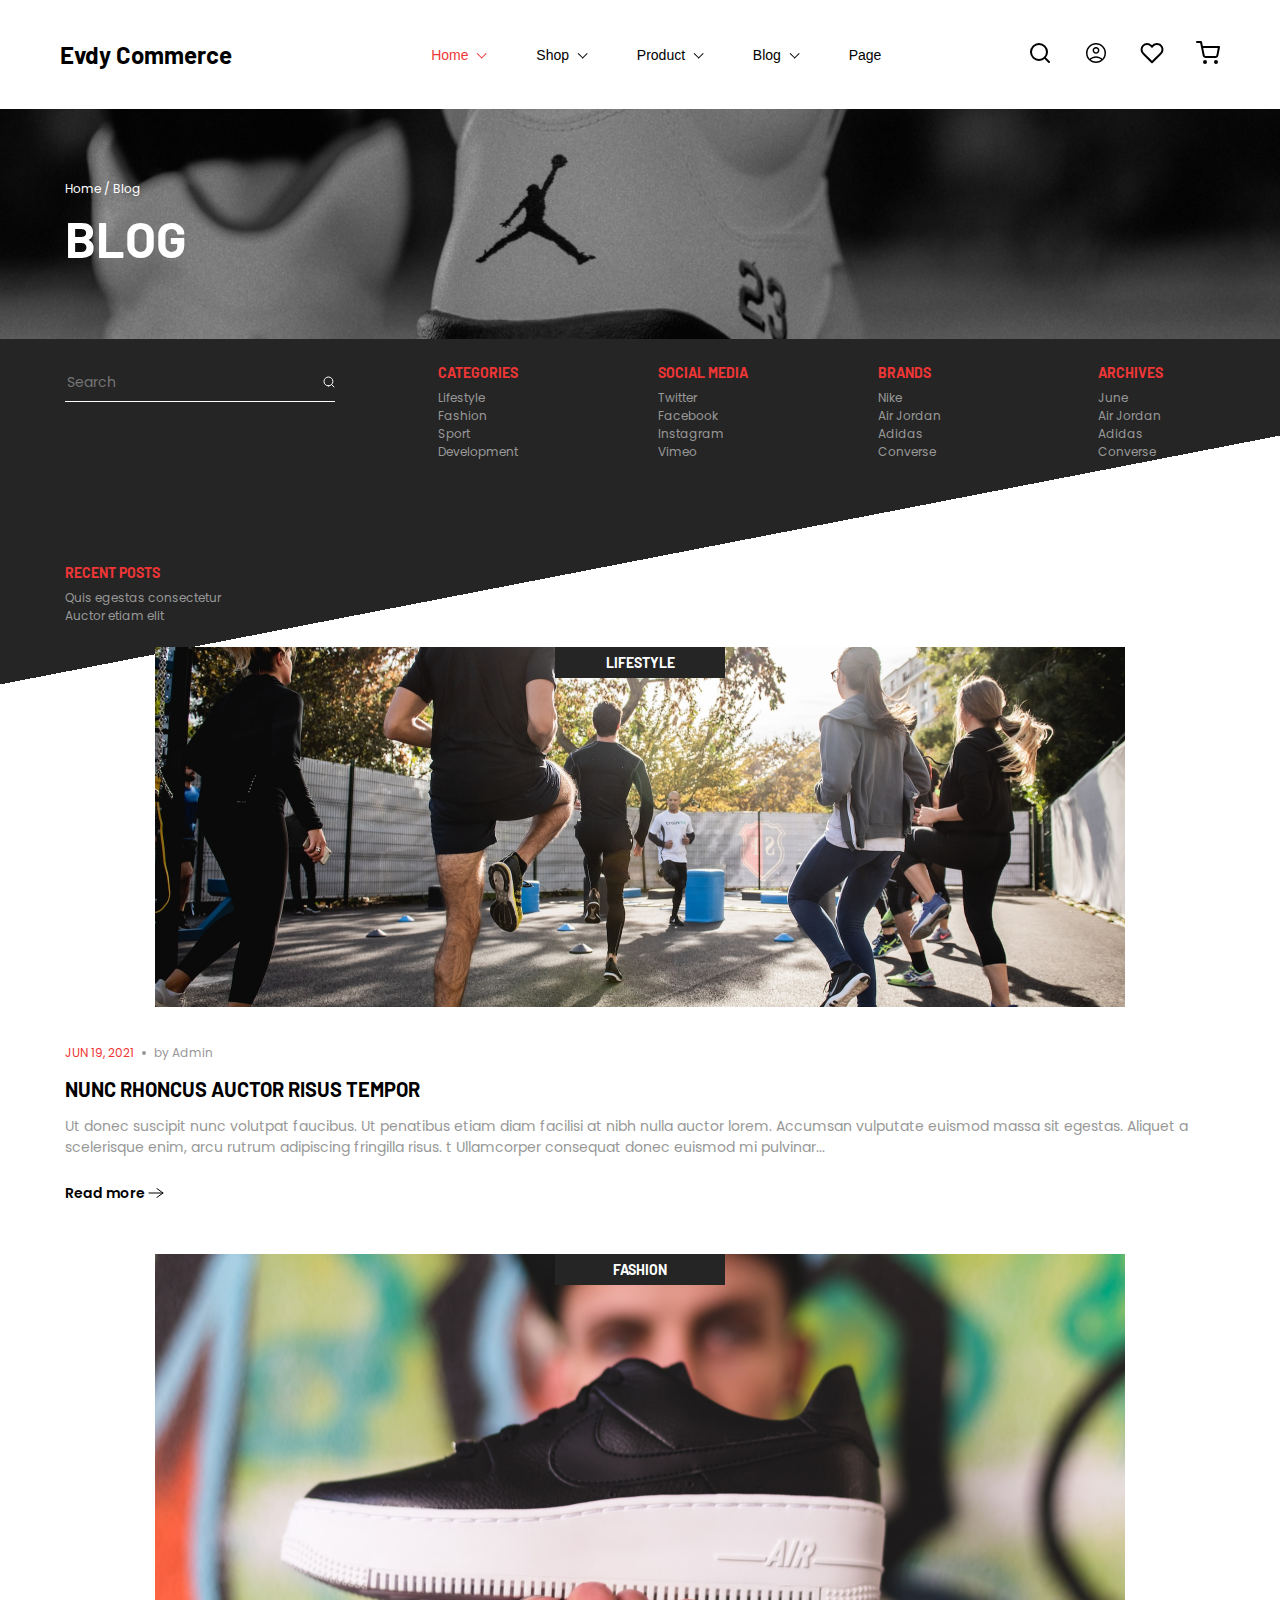
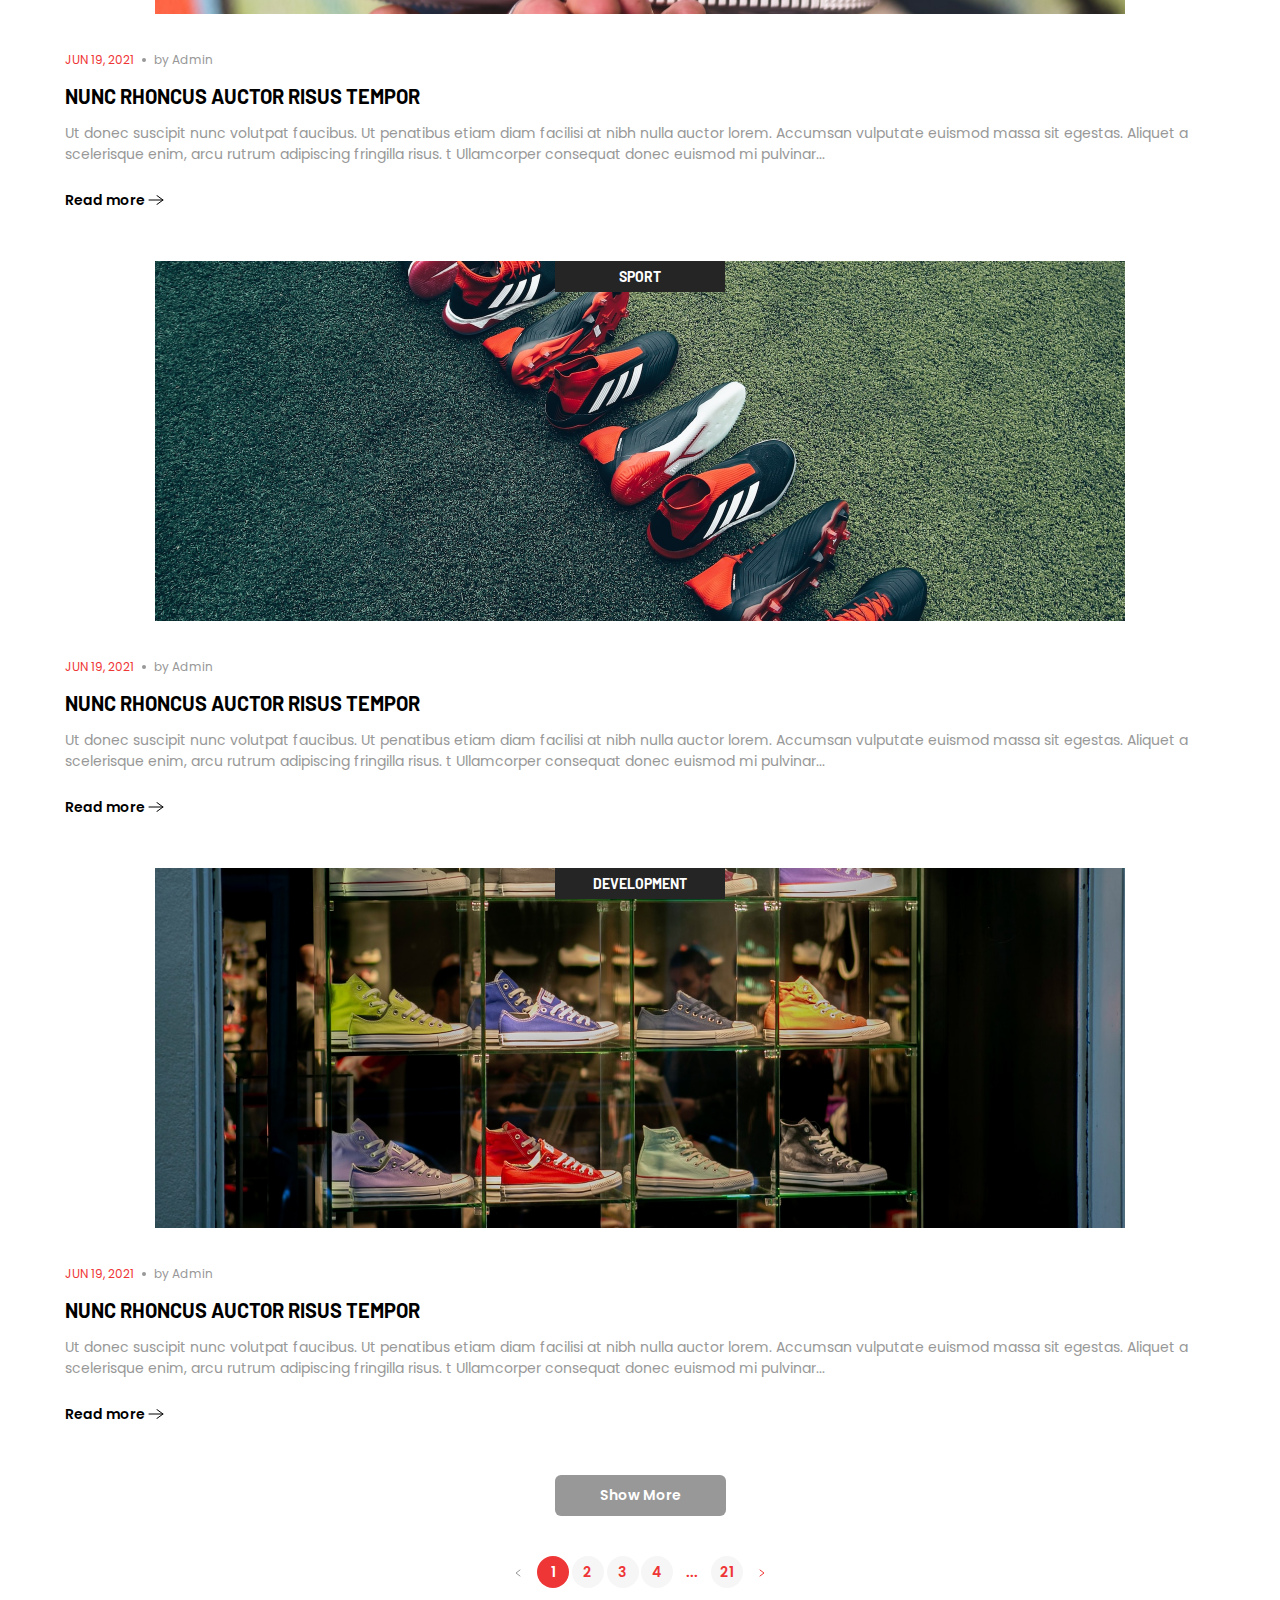
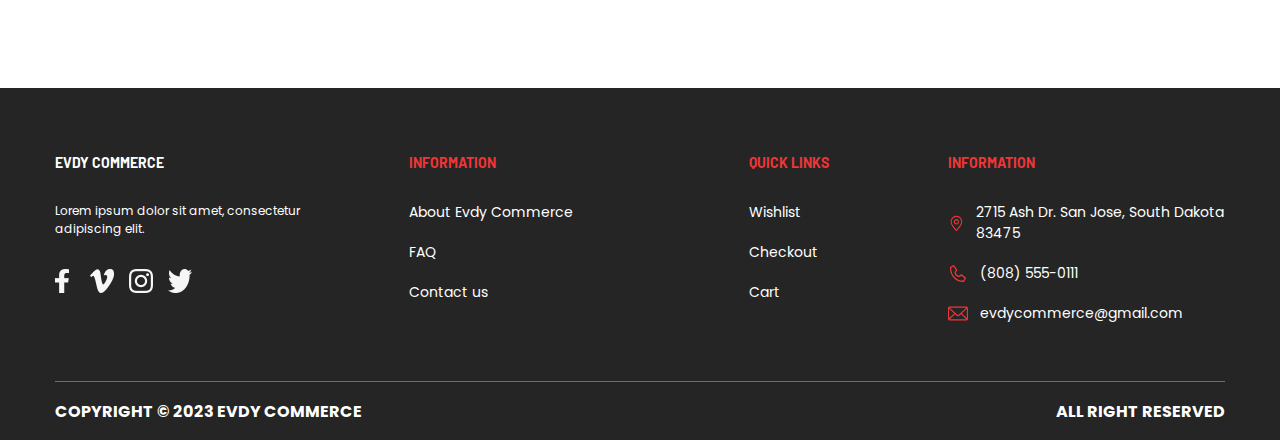
<file: pages/blog.html>
<!doctype html>
<html lang="en">
<head>
  <meta charset="UTF-8">
  <meta name="viewport"
        content="width=device-width, user-scalable=no, initial-scale=1.0, maximum-scale=1.0, minimum-scale=1.0">
  <meta http-equiv="X-UA-Compatible" content="ie=edge">
  <link rel="stylesheet" href="../styles/style.css">
  <script src="../scripts/app.js" defer></script>
  <title>Blog</title>
</head>
<body>
<header class="header">
  <div class="container">
    <div class="header__inner">
      <div class="header__logo">
        Evdy Commerce
      </div>

      <div class="header__nav">
        <nav class="header__dropdowns">
          <ul class="header__dropdown-list">

            <li class="header__dropdown">
              <a href="#" class="header__link active">Home</a>
              <span class="header__drop-icon"></span>
            </li>

            <li class="header__dropdown">
              <a href="#" class="header__link">Shop</a>
              <span class="header__drop-icon"></span>
            </li>

            <li class="header__dropdown">
              <a href="#" class="header__link">Product</a>
              <span class="header__drop-icon"></span>
            </li>

            <li class="header__dropdown">
              <a href="#" class="header__link">Blog</a>
              <span class="header__drop-icon"></span>
            </li>

            <li class="header__dropdown">
              <a href="#" class="header__link">Page</a>
            </li>

          </ul>
        </nav>

        <ul class="header__actions">
          <li class="header__action">
            <button class="header__btn">
              <svg class="header__icon" width="24" height="24" viewBox="0 0 24 24" fill="none" stroke="black"
                   xmlns="http://www.w3.org/2000/svg">
                <rect width="24" height="24" fill="#F5F5F5"/>
                <g id="Landing" clip-path="url(#clip0_5_91)">
                  <rect width="1920" height="5119" transform="translate(-1408 -40)" fill="white"/>
                  <g id="Header / Default">
                    <rect id="Rectangle 33" x="-1408" y="-40" width="1920" height="104" fill="white"/>
                    <g id="Frame 7">
                      <g id="search">
                        <path id="Vector"
                              d="M11 19C15.4183 19 19 15.4183 19 11C19 6.58172 15.4183 3 11 3C6.58172 3 3 6.58172 3 11C3 15.4183 6.58172 19 11 19Z"
                              stroke="black" stroke-width="2" stroke-linecap="round" stroke-linejoin="round"/>
                        <path id="Vector_2" d="M21 21L16.65 16.65" stroke="black" stroke-width="2"
                              stroke-linecap="round"
                              stroke-linejoin="round"/>
                      </g>
                    </g>
                  </g>
                </g>
                <defs>
                  <clipPath id="clip0_5_91">
                    <rect width="1920" height="5119" fill="white" transform="translate(-1408 -40)"/>
                  </clipPath>
                </defs>
              </svg>

            </button>
          </li>

          <li class="header__action">
            <button class="header__btn">
              <svg class="header__icon" xmlns="http://www.w3.org/2000/svg" height="24" viewBox="0 -960 960 960"
                   width="24">
                <path d="M222-255q63-44 125-67.5T480-346q71 0 133.5 23.5T739-255q44-54 62.5-109T820-480q0-145-97.5-242.5T480-820q-145 0-242.5 97.5T140-480q0 61 19 116t63 109Zm257.814-195Q422-450 382.5-489.686q-39.5-39.686-39.5-97.5t39.686-97.314q39.686-39.5 97.5-39.5t97.314 39.686q39.5 39.686 39.5 97.5T577.314-489.5q-39.686 39.5-97.5 39.5Zm.654 370Q398-80 325-111.5q-73-31.5-127.5-86t-86-127.266Q80-397.532 80-480.266T111.5-635.5q31.5-72.5 86-127t127.266-86q72.766-31.5 155.5-31.5T635.5-848.5q72.5 31.5 127 86t86 127.032q31.5 72.532 31.5 155T848.5-325q-31.5 73-86 127.5t-127.032 86q-72.532 31.5-155 31.5ZM480-140q55 0 107.5-16T691-212q-51-36-104-55t-107-19q-54 0-107 19t-104 55q51 40 103.5 56T480-140Zm0-370q34 0 55.5-21.5T557-587q0-34-21.5-55.5T480-664q-34 0-55.5 21.5T403-587q0 34 21.5 55.5T480-510Zm0-77Zm0 374Z"/>
              </svg>
            </button>
          </li>

          <li class="header__action">
            <button class="header__btn">
              <svg class="header__icon" stroke="black" width="24" height="24" viewBox="0 0 24 24" fill="none"
                   xmlns="http://www.w3.org/2000/svg">
                <g id="heart">
                  <path id="Vector"
                        d="M20.84 4.60999C20.3292 4.099 19.7228 3.69364 19.0554 3.41708C18.3879 3.14052 17.6725 2.99817 16.95 2.99817C16.2275 2.99817 15.5121 3.14052 14.8446 3.41708C14.1772 3.69364 13.5708 4.099 13.06 4.60999L12 5.66999L10.94 4.60999C9.9083 3.5783 8.50903 2.9987 7.05 2.9987C5.59096 2.9987 4.19169 3.5783 3.16 4.60999C2.1283 5.64169 1.54871 7.04096 1.54871 8.49999C1.54871 9.95903 2.1283 11.3583 3.16 12.39L4.22 13.45L12 21.23L19.78 13.45L20.84 12.39C21.351 11.8792 21.7563 11.2728 22.0329 10.6053C22.3095 9.93789 22.4518 9.22248 22.4518 8.49999C22.4518 7.77751 22.3095 7.0621 22.0329 6.39464C21.7563 5.72718 21.351 5.12075 20.84 4.60999V4.60999Z"
                        stroke="black" stroke-width="2" stroke-linecap="round" stroke-linejoin="round"/>
                </g>
              </svg>

            </button>
          </li>

          <li class="header__action">
            <button class="header__btn">
              <svg class="header__icon" width="24" height="24" viewBox="0 0 24 24" fill="none"
                   xmlns="http://www.w3.org/2000/svg">
                <g id="shopping-cart">
                  <path id="Vector"
                        d="M9 22C9.55228 22 10 21.5523 10 21C10 20.4477 9.55228 20 9 20C8.44772 20 8 20.4477 8 21C8 21.5523 8.44772 22 9 22Z"
                        stroke="black" stroke-width="2" stroke-linecap="round" stroke-linejoin="round"/>
                  <path id="Vector_2"
                        d="M20 22C20.5523 22 21 21.5523 21 21C21 20.4477 20.5523 20 20 20C19.4477 20 19 20.4477 19 21C19 21.5523 19.4477 22 20 22Z"
                        stroke="black" stroke-width="2" stroke-linecap="round" stroke-linejoin="round"/>
                  <path id="Vector_3"
                        d="M1 1H5L7.68 14.39C7.77144 14.8504 8.02191 15.264 8.38755 15.5583C8.75318 15.8526 9.2107 16.009 9.68 16H19.4C19.8693 16.009 20.3268 15.8526 20.6925 15.5583C21.0581 15.264 21.3086 14.8504 21.4 14.39L23 6H6"
                        stroke="black" stroke-width="2" stroke-linecap="round" stroke-linejoin="round"/>
                </g>
              </svg>

            </button>
          </li>
        </ul>
      </div>

      <button class="header__hamburger-menu">
        <span class="header__hamburger-bar"></span>
      </button>

      <div class="header__mobile-nav">
        <nav class="header__dropdowns header__dropdowns--mobile">
          <ul class="header__dropdown-list header__dropdown-list--mobile">

            <li class="header__dropdown header__dropdown--mobile">
              <a href="#" class="header__link header__link--mobile active">Home</a>
              <span class="header__drop-icon header__drop-icon--mobile"></span>
            </li>

            <li class="header__dropdown header__dropdown--mobile">
              <a href="#" class="header__link header__link--mobile">Shop</a>
              <span class="header__drop-icon header__drop-icon--mobile"></span>
            </li>

            <li class="header__dropdown header__dropdown--mobile">
              <a href="#" class="header__link header__link--mobile">Product</a>
              <span class="header__drop-icon header__drop-icon--mobile"></span>
            </li>

            <li class="header__dropdown header__dropdown--mobile">
              <a href="#" class="header__link header__link--mobile">Blog</a>
              <span class="header__drop-icon header__drop-icon--mobile"></span>
            </li>

            <li class="header__dropdown header__dropdown--mobile">
              <a href="#" class="header__link header__link--mobile">Page</a>
            </li>

          </ul>
        </nav>

        <ul class="header__actions header__actions--mobile">
          <li class="header__action">
            <button class="header__btn">
              <svg class="header__icon" width="24" height="24" viewBox="0 0 24 24" fill="none" stroke="none"
                   xmlns="http://www.w3.org/2000/svg">
                <rect width="24" height="24" fill="none"/>
                <g id="Landing" clip-path="url(#clip0_5_91)">
                  <rect width="1920" height="5119" transform="translate(-1408 -40)" fill="none"/>
                  <g id="Header / Default">
                    <rect id="Rectangle 33" x="-1408" y="-40" width="1920" height="104" fill="none"/>
                    <g id="Frame 7">
                      <g id="search">
                        <path id="Vector"
                              d="M11 19C15.4183 19 19 15.4183 19 11C19 6.58172 15.4183 3 11 3C6.58172 3 3 6.58172 3 11C3 15.4183 6.58172 19 11 19Z"
                              stroke="white" stroke-width="2" stroke-linecap="round" stroke-linejoin="round"/>
                        <path id="Vector_2" d="M21 21L16.65 16.65" stroke="white" stroke-width="2"
                              stroke-linecap="round"
                              stroke-linejoin="round"/>
                      </g>
                    </g>
                  </g>
                </g>
                <defs>
                  <clipPath id="clip0_5_91">
                    <rect width="1920" height="5119" fill="white" transform="translate(-1408 -40)"/>
                  </clipPath>
                </defs>
              </svg>

            </button>
          </li>

          <li class="header__action">
            <button class="header__btn">
              <svg class="header__icon" xmlns="http://www.w3.org/2000/svg" height="24" viewBox="0 -960 960 960"
                   width="24">
                <path fill="white" stroke="white"
                      d="M222-255q63-44 125-67.5T480-346q71 0 133.5 23.5T739-255q44-54 62.5-109T820-480q0-145-97.5-242.5T480-820q-145 0-242.5 97.5T140-480q0 61 19 116t63 109Zm257.814-195Q422-450 382.5-489.686q-39.5-39.686-39.5-97.5t39.686-97.314q39.686-39.5 97.5-39.5t97.314 39.686q39.5 39.686 39.5 97.5T577.314-489.5q-39.686 39.5-97.5 39.5Zm.654 370Q398-80 325-111.5q-73-31.5-127.5-86t-86-127.266Q80-397.532 80-480.266T111.5-635.5q31.5-72.5 86-127t127.266-86q72.766-31.5 155.5-31.5T635.5-848.5q72.5 31.5 127 86t86 127.032q31.5 72.532 31.5 155T848.5-325q-31.5 73-86 127.5t-127.032 86q-72.532 31.5-155 31.5ZM480-140q55 0 107.5-16T691-212q-51-36-104-55t-107-19q-54 0-107 19t-104 55q51 40 103.5 56T480-140Zm0-370q34 0 55.5-21.5T557-587q0-34-21.5-55.5T480-664q-34 0-55.5 21.5T403-587q0 34 21.5 55.5T480-510Zm0-77Zm0 374Z"/>
              </svg>
            </button>
          </li>

          <li class="header__action">
            <button class="header__btn">
              <svg class="header__icon" stroke="white" width="24" height="24" viewBox="0 0 24 24" fill="none"
                   xmlns="http://www.w3.org/2000/svg">
                <g id="heart">
                  <path id="Vector"
                        d="M20.84 4.60999C20.3292 4.099 19.7228 3.69364 19.0554 3.41708C18.3879 3.14052 17.6725 2.99817 16.95 2.99817C16.2275 2.99817 15.5121 3.14052 14.8446 3.41708C14.1772 3.69364 13.5708 4.099 13.06 4.60999L12 5.66999L10.94 4.60999C9.9083 3.5783 8.50903 2.9987 7.05 2.9987C5.59096 2.9987 4.19169 3.5783 3.16 4.60999C2.1283 5.64169 1.54871 7.04096 1.54871 8.49999C1.54871 9.95903 2.1283 11.3583 3.16 12.39L4.22 13.45L12 21.23L19.78 13.45L20.84 12.39C21.351 11.8792 21.7563 11.2728 22.0329 10.6053C22.3095 9.93789 22.4518 9.22248 22.4518 8.49999C22.4518 7.77751 22.3095 7.0621 22.0329 6.39464C21.7563 5.72718 21.351 5.12075 20.84 4.60999V4.60999Z"
                        stroke="white" stroke-width="2" stroke-linecap="round" stroke-linejoin="round"/>
                </g>
              </svg>

            </button>
          </li>

          <li class="header__action">
            <button class="header__btn">
              <svg class="header__icon" width="24" height="24" viewBox="0 0 24 24" fill="none"
                   xmlns="http://www.w3.org/2000/svg">
                <g id="shopping-cart">
                  <path id="Vector"
                        d="M9 22C9.55228 22 10 21.5523 10 21C10 20.4477 9.55228 20 9 20C8.44772 20 8 20.4477 8 21C8 21.5523 8.44772 22 9 22Z"
                        stroke="white" stroke-width="2" stroke-linecap="round" stroke-linejoin="round"/>
                  <path id="Vector_2"
                        d="M20 22C20.5523 22 21 21.5523 21 21C21 20.4477 20.5523 20 20 20C19.4477 20 19 20.4477 19 21C19 21.5523 19.4477 22 20 22Z"
                        stroke="white" stroke-width="2" stroke-linecap="round" stroke-linejoin="round"/>
                  <path id="Vector_3"
                        d="M1 1H5L7.68 14.39C7.77144 14.8504 8.02191 15.264 8.38755 15.5583C8.75318 15.8526 9.2107 16.009 9.68 16H19.4C19.8693 16.009 20.3268 15.8526 20.6925 15.5583C21.0581 15.264 21.3086 14.8504 21.4 14.39L23 6H6"
                        stroke="white" stroke-width="2" stroke-linecap="round" stroke-linejoin="round"/>
                </g>
              </svg>

            </button>
          </li>
        </ul>
      </div>

    </div>
  </div>
</header>
<!-- HEADER -->

<section class="main-secondary">
  <img src="../img/main-secondary/blog.png" alt="Blog picture" class="main-secondary__img">
  <div class="container">
    <div class="main-secondary__inner">
      <div class="main-secondary__content">
        <h2 class="main-secondary__subtitle">Home / Blog</h2>
        <h1 class="main-secondary__title">Blog</h1>
      </div>
    </div>
  </div>
</section>
<!-- MAIN SECONDARY -->

<main class="blog">
  <div class="container">
    <div class="blog__main-inner">

      <div class="blog__categories">

        <div class="blog__categories-col blog__categories-col--1">
          <div class="blog__categories-input-wrapper">
            <input type="text" class="blog__categories-search-input" placeholder="Search">
            <svg class="blog__categories-search-icon" xmlns="http://www.w3.org/2000/svg" width="12" height="12"
                 viewBox="0 0 12 12" fill="none">
              <path d="M5.44466 9.88865C7.89911 9.88865 9.88884 7.89893 9.88884 5.44448C9.88884 2.99003 7.89911 1.00031 5.44466 1.00031C2.99021 1.00031 1.00049 2.99003 1.00049 5.44448C1.00049 7.89893 2.99021 9.88865 5.44466 9.88865Z"
                    stroke="white" stroke-linecap="round" stroke-linejoin="round"/>
              <path d="M11 10.9997L8.5835 8.58318" stroke="white" stroke-linecap="round" stroke-linejoin="round"/>
            </svg>
          </div>
        </div>
        <!-- COLUMN 1 -->

        <div class="blog__categories-col">
          <h4 class="blog__categories-heading">Categories</h4>
          <ul class="blog__categories-links-list">
            <li class="blog__categories__list-item"><a href="#" class="blog__categories-link">Lifestyle</a></li>
            <li class="blog__categories__list-item"><a href="#" class="blog__categories-link">Fashion</a></li>
            <li class="blog__categories__list-item"><a href="#" class="blog__categories-link">Sport</a></li>
            <li class="blog__categories__list-item"><a href="#" class="blog__categories-link">Development</a></li>
          </ul>
        </div>
        <!--        COLUMN 2-->

        <div class="blog__categories-col">
          <h4 class="blog__categories-heading">Social Media</h4>
          <ul class="blog__categories-links-list">
            <li class="blog__categories__list-item"><a href="#" class="blog__categories-link">Twitter</a></li>
            <li class="blog__categories__list-item"><a href="#" class="blog__categories-link">Facebook</a></li>
            <li class="blog__categories__list-item"><a href="#" class="blog__categories-link">Instagram</a></li>
            <li class="blog__categories__list-item"><a href="#" class="blog__categories-link">Vimeo</a></li>
          </ul>
        </div>
        <!--        COLUMN 3 -->

        <div class="blog__categories-col">
          <h4 class="blog__categories-heading">Brands</h4>
          <ul class="blog__categories-links-list">
            <li class="blog__categories__list-item"><a href="#" class="blog__categories-link">Nike</a></li>
            <li class="blog__categories__list-item"><a href="#" class="blog__categories-link">Air Jordan</a></li>
            <li class="blog__categories__list-item"><a href="#" class="blog__categories-link">Adidas</a></li>
            <li class="blog__categories__list-item"><a href="#" class="blog__categories-link">Converse</a></li>
          </ul>
        </div>
        <!--        COLUMN 4-->

        <div class="blog__categories-col">
          <h4 class="blog__categories-heading">Archives</h4>
          <ul class="blog__categories-links-list">
            <li class="blog__categories__list-item"><a href="#" class="blog__categories-link">June</a></li>
            <li class="blog__categories__list-item"><a href="#" class="blog__categories-link">Air Jordan</a></li>
            <li class="blog__categories__list-item"><a href="#" class="blog__categories-link">Adidas</a></li>
            <li class="blog__categories__list-item"><a href="#" class="blog__categories-link">Converse</a></li>
          </ul>
        </div>
        <!--        COLUMN 5-->

        <div class="blog__categories-col">
          <h4 class="blog__categories-heading">Recent posts</h4>
          <ul class="blog__categories-links-list">
            <li class="blog__categories__list-item"><a href="#" class="blog__categories-link">Quis egestas
              consectetur </a></li>
            <li class="blog__categories__list-item"><a href="#" class="blog__categories-link">Auctor etiam elit</a></li>
          </ul>
        </div>
        <!--        COLUMN 6-->
      </div>
      <!--      BLOG CATEGORIES    -->

      <div class="blog__posts">

        <article class="blog__post">
          <div class="blog__post-picture">
            <h3 class="blog__post-picture-title">Lifestyle</h3>
            <img src="../img/blog/1.png" alt="1" class="blog__post-img">
          </div>

          <div class="blog__content">
            <div class="blog__date-and-author">
              <span class="blog__date">JUN 19, 2021</span>
              <span class="blog__dot">&nbsp;</span>
              <span class="blog__author">by Admin</span>
            </div>
            <h3 class="blog__post-title">Nunc rhoncus auctor risus tempor</h3>
            <p class="blog__text">Ut donec suscipit nunc volutpat faucibus. Ut penatibus etiam diam facilisi at nibh
              nulla auctor lorem. Accumsan vulputate euismod massa sit egestas. Aliquet a scelerisque enim, arcu rutrum
              adipiscing fringilla risus. t Ullamcorper consequat donec euismod mi pulvinar...</p>
            <button class="blog__btn btn btn--white">Read more
              <svg xmlns="http://www.w3.org/2000/svg" width="16" height="10" viewBox="0 0 16 10" fill="none">
                <path d="M1 5H15M8.875 0.5L15 5L8.875 9.5" stroke="black" stroke-linecap="round"
                      stroke-linejoin="round"/>
              </svg>
            </button>
          </div>

        </article>

        <article class="blog__post">
          <div class="blog__post-picture">
            <h3 class="blog__post-picture-title">Fashion</h3>
            <img src="../img/blog/2.png" alt="2" class="blog__post-img">
          </div>

          <div class="blog__content">
            <div class="blog__date-and-author">
              <span class="blog__date">JUN 19, 2021</span>
              <span class="blog__dot">&nbsp;</span>
              <span class="blog__author">by Admin</span>
            </div>
            <h3 class="blog__post-title">Nunc rhoncus auctor risus tempor</h3>
            <p class="blog__text">Ut donec suscipit nunc volutpat faucibus. Ut penatibus etiam diam facilisi at nibh
              nulla auctor lorem. Accumsan vulputate euismod massa sit egestas. Aliquet a scelerisque enim, arcu rutrum
              adipiscing fringilla risus. t Ullamcorper consequat donec euismod mi pulvinar...</p>
            <button class="blog__btn btn btn--white">Read more
              <svg xmlns="http://www.w3.org/2000/svg" width="16" height="10" viewBox="0 0 16 10" fill="none">
                <path d="M1 5H15M8.875 0.5L15 5L8.875 9.5" stroke="black" stroke-linecap="round"
                      stroke-linejoin="round"/>
              </svg>
            </button>
          </div>

        </article>

        <article class="blog__post">
          <div class="blog__post-picture">
            <h3 class="blog__post-picture-title">Sport</h3>
            <img src="../img/blog/3.png" alt="3" class="blog__post-img">
          </div>

          <div class="blog__content">
            <div class="blog__date-and-author">
              <span class="blog__date">JUN 19, 2021</span>
              <span class="blog__dot">&nbsp;</span>
              <span class="blog__author">by Admin</span>
            </div>
            <h3 class="blog__post-title">Nunc rhoncus auctor risus tempor</h3>
            <p class="blog__text">Ut donec suscipit nunc volutpat faucibus. Ut penatibus etiam diam facilisi at nibh
              nulla auctor lorem. Accumsan vulputate euismod massa sit egestas. Aliquet a scelerisque enim, arcu rutrum
              adipiscing fringilla risus. t Ullamcorper consequat donec euismod mi pulvinar...</p>
            <button class="blog__btn btn btn--white">Read more
              <svg xmlns="http://www.w3.org/2000/svg" width="16" height="10" viewBox="0 0 16 10" fill="none">
                <path d="M1 5H15M8.875 0.5L15 5L8.875 9.5" stroke="black" stroke-linecap="round"
                      stroke-linejoin="round"/>
              </svg>
            </button>
          </div>

        </article>

        <article class="blog__post">
          <div class="blog__post-picture">
            <h3 class="blog__post-picture-title">Development</h3>
            <img src="../img/blog/4.png" alt="4" class="blog__post-img">
          </div>

          <div class="blog__content">
            <div class="blog__date-and-author">
              <span class="blog__date">JUN 19, 2021</span>
              <span class="blog__dot">&nbsp;</span>
              <span class="blog__author">by Admin</span>
            </div>
            <h3 class="blog__post-title">Nunc rhoncus auctor risus tempor</h3>
            <p class="blog__text">Ut donec suscipit nunc volutpat faucibus. Ut penatibus etiam diam facilisi at nibh
              nulla auctor lorem. Accumsan vulputate euismod massa sit egestas. Aliquet a scelerisque enim, arcu rutrum
              adipiscing fringilla risus. t Ullamcorper consequat donec euismod mi pulvinar...</p>
            <button class="blog__btn btn btn--white">Read more
              <svg xmlns="http://www.w3.org/2000/svg" width="16" height="10" viewBox="0 0 16 10" fill="none">
                <path d="M1 5H15M8.875 0.5L15 5L8.875 9.5" stroke="black" stroke-linecap="round"
                      stroke-linejoin="round"/>
              </svg>
            </button>
          </div>
        </article>

        <button class="blog__action-btn btn btn--grey">Show More</button>

        <div class="blog__pagination">
          <button class="blog__pagination-btn blog__pagination-btn--left">
            <svg xmlns="http://www.w3.org/2000/svg" width="6" height="8" viewBox="0 0 6 8" fill="none">
              <path d="M5 1L1 4L5 7" stroke="#989898" stroke-linecap="round" stroke-linejoin="round"/>
            </svg>
          </button>

          <button class="blog__pagination-btn active">1</button>
          <button class="blog__pagination-btn">2</button>
          <button class="blog__pagination-btn">3</button>
          <button class="blog__pagination-btn">4</button>
          <button class="blog__pagination-btn blog__pagination-btn--dots">...</button>
          <button class="blog__pagination-btn">21</button>

          <button class="blog__pagination-btn blog__pagination-btn--right">
            <svg xmlns="http://www.w3.org/2000/svg" width="6" height="8" viewBox="0 0 6 8" fill="none">
              <path d="M1 7L5 4L1 1" stroke="#EF3636" stroke-linecap="round" stroke-linejoin="round"/>
            </svg>
          </button>

        </div>

      </div>

    </div>
  </div>
</main>
<!-- MAIN -->

<footer class="footer">
  <div class="container">
    <div class="footer__inner">

      <div class="footer__main">

        <div class="footer__col footer__col--1">
          <h2 class="footer__heading">Evdy Commerce</h2>
          <p class="footer__text-small">Lorem ipsum dolor sit amet, consectetur adipiscing elit.</p>
          <div class="footer__links-social">
            <a href="#" class="footer__link-social">
              <img src="../icons/links.png" alt="Links">
            </a>
          </div>
        </div>

        <div class="footer__col footer__col--2">
          <div class="footer__heading footer__heading--red">Information</div>

          <div class="footer__links">
            <a href="#" class="footer__link">About Evdy Commerce</a>
            <a href="#" class="footer__link">FAQ</a>
            <a href="#" class="footer__link">Contact us</a>
          </div>

        </div>

        <div class="footer__col footer__col--3">
          <div class="footer__heading footer__heading--red">Quick Links</div>

          <div class="footer__links">
            <a href="#" class="footer__link">Wishlist</a>
            <a href="#" class="footer__link">Checkout</a>
            <a href="#" class="footer__link">Cart</a>
          </div>

        </div>

        <div class="footer__col footer__col--4">
          <div class="footer__heading footer__heading--red">Information</div>

          <div class="footer__links">
            <a href="#" class="footer__link">
              <svg width="20" height="21" viewBox="0 0 20 21" fill="none" xmlns="http://www.w3.org/2000/svg">
                <g id="ep:location">
                  <path id="Vector"
                        d="M15.625 8.53125C15.625 6.96482 15.0324 5.46254 13.9775 4.3549C12.9226 3.24726 11.4919 2.625 10 2.625C8.50819 2.625 7.07745 3.24726 6.02255 4.3549C4.96766 5.46254 4.37503 6.96482 4.37503 8.53125C4.37503 10.9541 6.22128 14.112 10 17.8946C13.7788 14.112 15.625 10.9541 15.625 8.53125ZM10 19.6875C5.41628 15.3129 3.12503 11.5933 3.12503 8.53125C3.12503 6.61672 3.84936 4.7806 5.13867 3.42682C6.42798 2.07304 8.17667 1.3125 10 1.3125C11.8234 1.3125 13.5721 2.07304 14.8614 3.42682C16.1507 4.7806 16.875 6.61672 16.875 8.53125C16.875 11.5933 14.5838 15.3129 10 19.6875Z"
                        fill="#EF3636"/>
                  <path id="Vector_2"
                        d="M10 10.5C10.4973 10.5 10.9742 10.2926 11.3259 9.92337C11.6775 9.55415 11.875 9.05339 11.875 8.53125C11.875 8.0091 11.6775 7.50835 11.3259 7.13913C10.9742 6.76992 10.4973 6.5625 10 6.5625C9.50275 6.5625 9.02584 6.76992 8.67421 7.13913C8.32257 7.50835 8.12503 8.0091 8.12503 8.53125C8.12503 9.05339 8.32257 9.55415 8.67421 9.92337C9.02584 10.2926 9.50275 10.5 10 10.5ZM10 11.8125C9.17123 11.8125 8.37637 11.4668 7.79032 10.8514C7.20427 10.2361 6.87503 9.40149 6.87503 8.53125C6.87503 7.66101 7.20427 6.82641 7.79032 6.21106C8.37637 5.5957 9.17123 5.25 10 5.25C10.8288 5.25 11.6237 5.5957 12.2097 6.21106C12.7958 6.82641 13.125 7.66101 13.125 8.53125C13.125 9.40149 12.7958 10.2361 12.2097 10.8514C11.6237 11.4668 10.8288 11.8125 10 11.8125Z"
                        fill="#EF3636"/>
                </g>
              </svg>

              2715 Ash Dr. San Jose, South Dakota 83475</a>
            <a href="#" class="footer__link">
              <svg width="20" height="21" viewBox="0 0 20 21" fill="none" xmlns="http://www.w3.org/2000/svg">
                <g id="cil:phone">
                  <path id="Vector"
                        d="M2.44668 3.67699L2.47344 3.65944L5.85597 1.90967L9.50687 7.02091L7.82719 9.37263C7.87745 10.2595 8.23565 11.0963 8.83397 11.7245C9.43229 12.3527 10.2292 12.7288 11.0739 12.7816L13.3136 11.0179L18.1814 14.8513L16.5288 18.3733L16.5149 18.403L16.4981 18.431C16.4099 18.5803 16.2868 18.7033 16.1406 18.7884C15.9943 18.8735 15.8297 18.9179 15.6625 18.9174H14.7896C13.1079 18.9174 11.4427 18.5696 9.88896 17.8938C8.33525 17.2181 6.92351 16.2276 5.73436 14.979C4.5452 13.7304 3.60191 12.2481 2.95835 10.6167C2.31479 8.98526 1.98355 7.23674 1.98355 5.47093V4.55444C1.98302 4.37884 2.0253 4.20602 2.10636 4.05243C2.18743 3.89884 2.30459 3.76959 2.44668 3.67699ZM3.23355 5.47093C3.23355 12.1616 8.41762 17.6049 14.7896 17.6049H15.4959L16.6016 15.248L13.3133 12.6585L11.4826 14.1001H11.2743C10.0273 14.0987 8.83189 13.5779 7.95019 12.6521C7.06848 11.7263 6.57253 10.4711 6.57113 9.16185V8.94311L7.94414 7.02087L5.4782 3.56838L3.23355 4.72957V5.47093Z"
                        fill="#EF3636"/>
                </g>
              </svg>
              (808) 555-0111</a>
            <a href="#" class="footer__link">
              <svg width="20" height="21" viewBox="0 0 20 21" fill="none" xmlns="http://www.w3.org/2000/svg">
                <g id="fontisto:email" clip-path="url(#clip0_7_343)">
                  <path id="Vector"
                        d="M13.7367 10.479L18.8625 5.803V15.1016L13.7367 10.479ZM7.13167 11.2709L8.93167 12.9115C9.21417 13.1635 9.5825 13.3158 9.985 13.3158H9.99917H9.99833H10.01C10.4133 13.3158 10.7817 13.1626 11.0675 12.9089L11.065 12.9106L12.865 11.27L18.3367 16.2041H1.6625L7.13167 11.2709ZM1.655 4.69437H18.3467L10.3292 12.0059C10.239 12.0807 10.1274 12.1214 10.0125 12.1214H10.0008H10.0017H9.99C9.87466 12.1215 9.76269 12.0805 9.6725 12.005L9.67333 12.0059L1.655 4.69437ZM1.1375 5.80212L6.2625 10.4781L1.1375 15.0981V5.80212ZM19.1375 3.66625C18.9375 3.56125 18.7025 3.5 18.4533 3.5H1.54917C1.30763 3.50006 1.06942 3.55907 0.853333 3.67238L0.8625 3.668C0.603811 3.80197 0.385956 4.00923 0.233545 4.26636C0.0811339 4.5235 0.000239457 4.82026 0 5.12313L0 15.7736C0.00044117 16.2047 0.16371 16.6179 0.453984 16.9227C0.744257 17.2275 1.13783 17.3989 1.54833 17.3994H18.4508C18.8613 17.3989 19.2549 17.2275 19.5452 16.9227C19.8355 16.6179 19.9987 16.2047 19.9992 15.7736V5.12313C19.9992 4.487 19.65 3.93575 19.1417 3.67063L19.1325 3.66625H19.1375Z"
                        fill="#EF3636"/>
                </g>
                <defs>
                  <clipPath id="clip0_7_343">
                    <rect width="20" height="21" fill="white"/>
                  </clipPath>
                </defs>
              </svg>
              evdycommerce@gmail.com</a>
          </div>

        </div>

      </div>
      <!--      FOOTER MAIN -->
      <div class="footer__copy">
        <p class="footer__copy-text">
          Copyright © 2023 Evdy Commerce
        </p>

        <p class="footer__copy-text">
          All right reserved
        </p>
      </div>
      <!--      FOOTER COPY -->
    </div>
  </div>
</footer>
<!-- FOOTER -->


</body>
</html>
</file>
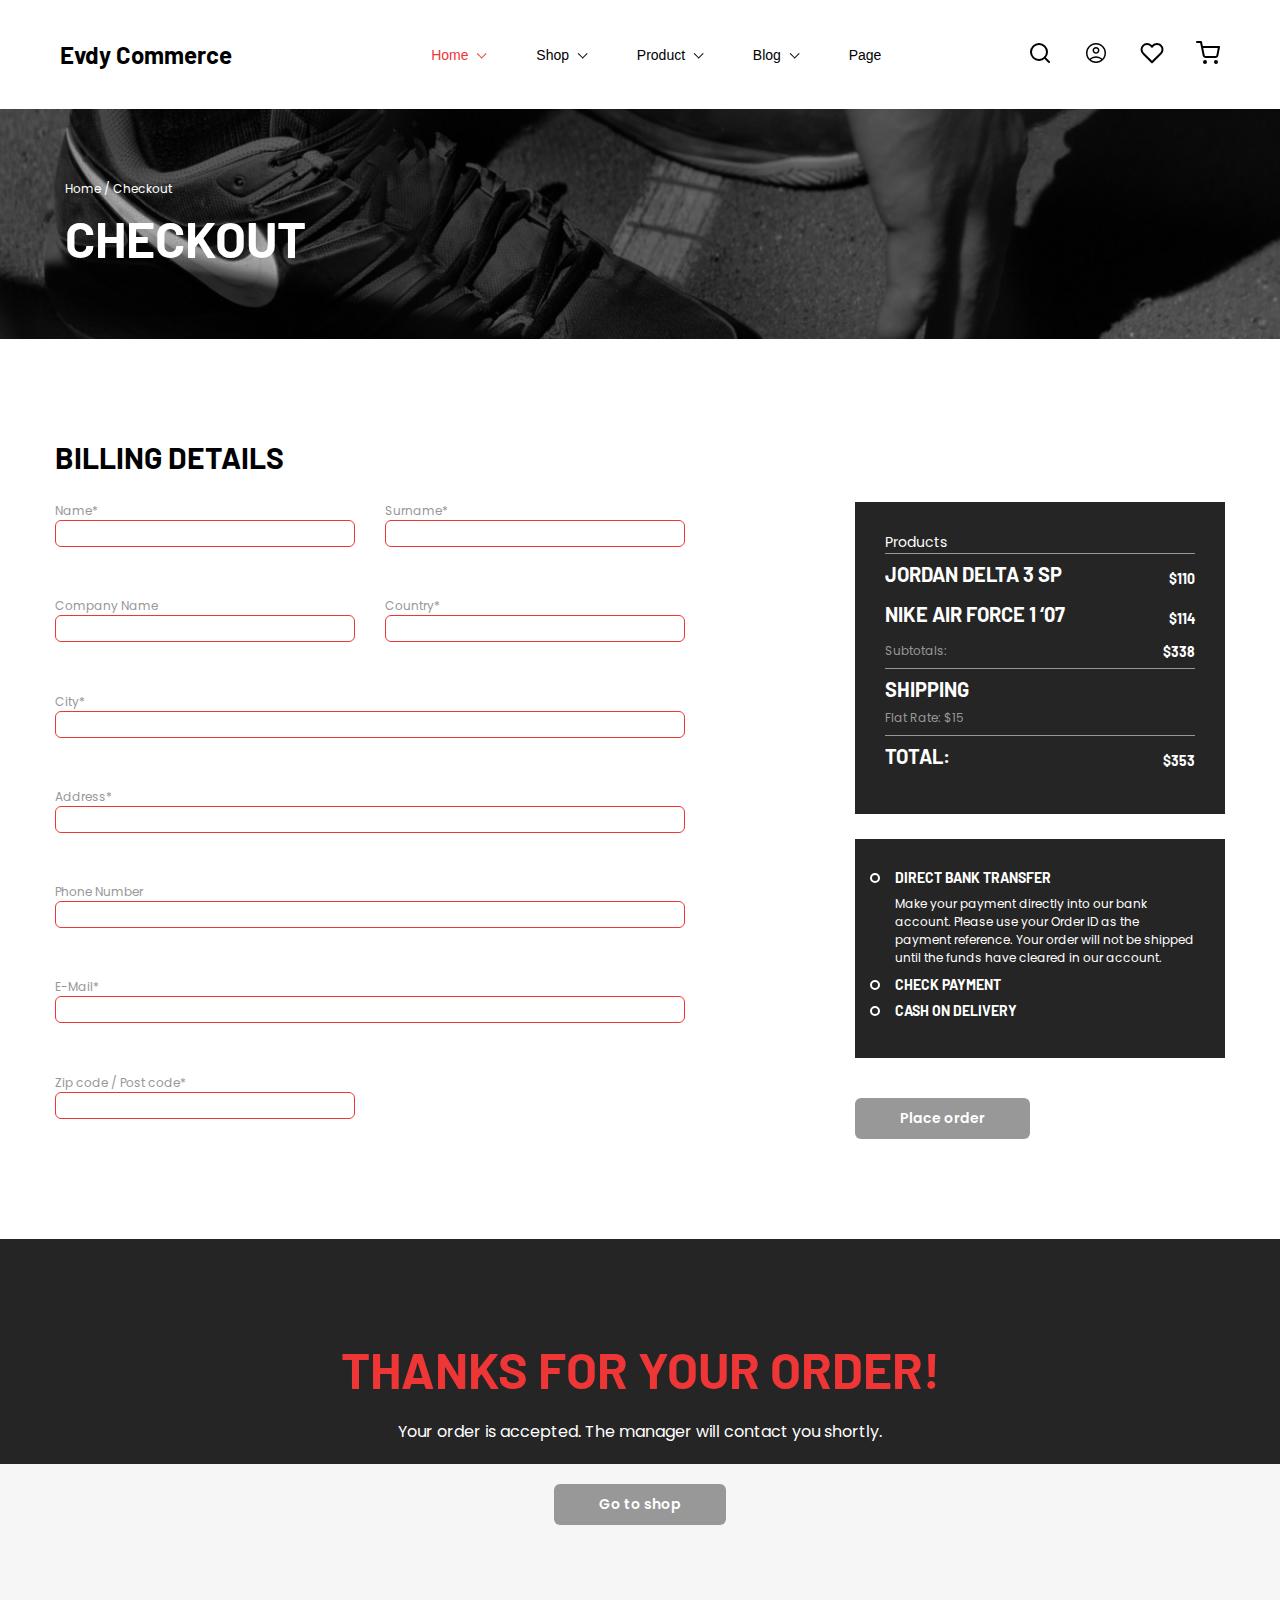
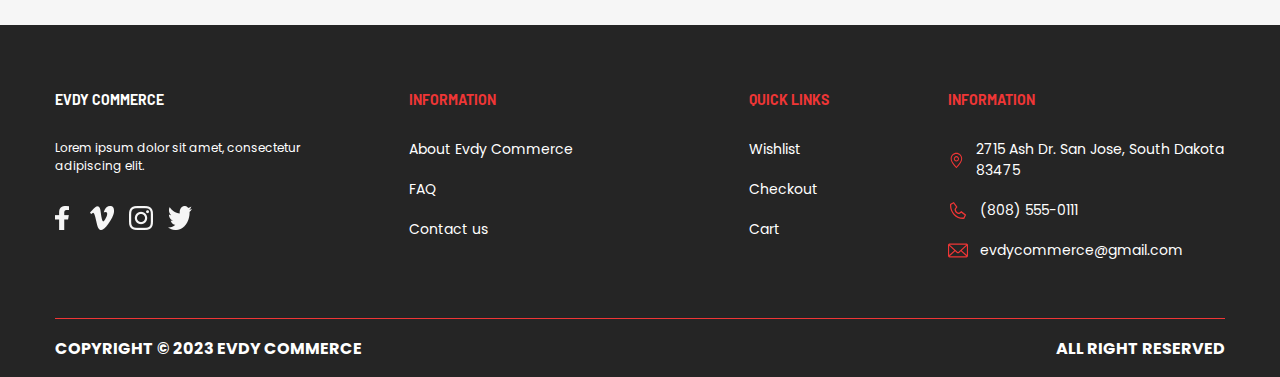
<file: pages/checkout.html>
<!doctype html>
<html lang="en">
<head>
  <meta charset="UTF-8">
  <meta name="viewport"
        content="width=device-width, user-scalable=no, initial-scale=1.0, maximum-scale=1.0, minimum-scale=1.0">
  <meta http-equiv="X-UA-Compatible" content="ie=edge">
  <link rel="stylesheet" href="../styles/style.css">
  <script src="../scripts/app.js" defer></script>
  <title>Checkout</title>
</head>
<body>

<header class="header">
  <div class="container">
    <div class="header__inner">
      <div class="header__logo">
        Evdy Commerce
      </div>

      <div class="header__nav">
        <nav class="header__dropdowns">
          <ul class="header__dropdown-list">

            <li class="header__dropdown">
              <a href="#" class="header__link active">Home</a>
              <span class="header__drop-icon"></span>
            </li>

            <li class="header__dropdown">
              <a href="#" class="header__link">Shop</a>
              <span class="header__drop-icon"></span>
            </li>

            <li class="header__dropdown">
              <a href="#" class="header__link">Product</a>
              <span class="header__drop-icon"></span>
            </li>

            <li class="header__dropdown">
              <a href="#" class="header__link">Blog</a>
              <span class="header__drop-icon"></span>
            </li>

            <li class="header__dropdown">
              <a href="#" class="header__link">Page</a>
            </li>

          </ul>
        </nav>

        <ul class="header__actions">
          <li class="header__action">
            <button class="header__btn">
              <svg class="header__icon" width="24" height="24" viewBox="0 0 24 24" fill="none" stroke="black"
                   xmlns="http://www.w3.org/2000/svg">
                <rect width="24" height="24" fill="#F5F5F5"/>
                <g id="Landing" clip-path="url(#clip0_5_91)">
                  <rect width="1920" height="5119" transform="translate(-1408 -40)" fill="white"/>
                  <g id="Header / Default">
                    <rect id="Rectangle 33" x="-1408" y="-40" width="1920" height="104" fill="white"/>
                    <g id="Frame 7">
                      <g id="search">
                        <path id="Vector"
                              d="M11 19C15.4183 19 19 15.4183 19 11C19 6.58172 15.4183 3 11 3C6.58172 3 3 6.58172 3 11C3 15.4183 6.58172 19 11 19Z"
                              stroke="black" stroke-width="2" stroke-linecap="round" stroke-linejoin="round"/>
                        <path id="Vector_2" d="M21 21L16.65 16.65" stroke="black" stroke-width="2"
                              stroke-linecap="round"
                              stroke-linejoin="round"/>
                      </g>
                    </g>
                  </g>
                </g>
                <defs>
                  <clipPath id="clip0_5_91">
                    <rect width="1920" height="5119" fill="white" transform="translate(-1408 -40)"/>
                  </clipPath>
                </defs>
              </svg>

            </button>
          </li>

          <li class="header__action">
            <button class="header__btn">
              <svg class="header__icon" xmlns="http://www.w3.org/2000/svg" height="24" viewBox="0 -960 960 960"
                   width="24">
                <path d="M222-255q63-44 125-67.5T480-346q71 0 133.5 23.5T739-255q44-54 62.5-109T820-480q0-145-97.5-242.5T480-820q-145 0-242.5 97.5T140-480q0 61 19 116t63 109Zm257.814-195Q422-450 382.5-489.686q-39.5-39.686-39.5-97.5t39.686-97.314q39.686-39.5 97.5-39.5t97.314 39.686q39.5 39.686 39.5 97.5T577.314-489.5q-39.686 39.5-97.5 39.5Zm.654 370Q398-80 325-111.5q-73-31.5-127.5-86t-86-127.266Q80-397.532 80-480.266T111.5-635.5q31.5-72.5 86-127t127.266-86q72.766-31.5 155.5-31.5T635.5-848.5q72.5 31.5 127 86t86 127.032q31.5 72.532 31.5 155T848.5-325q-31.5 73-86 127.5t-127.032 86q-72.532 31.5-155 31.5ZM480-140q55 0 107.5-16T691-212q-51-36-104-55t-107-19q-54 0-107 19t-104 55q51 40 103.5 56T480-140Zm0-370q34 0 55.5-21.5T557-587q0-34-21.5-55.5T480-664q-34 0-55.5 21.5T403-587q0 34 21.5 55.5T480-510Zm0-77Zm0 374Z"/>
              </svg>
            </button>
          </li>

          <li class="header__action">
            <button class="header__btn">
              <svg class="header__icon" stroke="black" width="24" height="24" viewBox="0 0 24 24" fill="none"
                   xmlns="http://www.w3.org/2000/svg">
                <g id="heart">
                  <path id="Vector"
                        d="M20.84 4.60999C20.3292 4.099 19.7228 3.69364 19.0554 3.41708C18.3879 3.14052 17.6725 2.99817 16.95 2.99817C16.2275 2.99817 15.5121 3.14052 14.8446 3.41708C14.1772 3.69364 13.5708 4.099 13.06 4.60999L12 5.66999L10.94 4.60999C9.9083 3.5783 8.50903 2.9987 7.05 2.9987C5.59096 2.9987 4.19169 3.5783 3.16 4.60999C2.1283 5.64169 1.54871 7.04096 1.54871 8.49999C1.54871 9.95903 2.1283 11.3583 3.16 12.39L4.22 13.45L12 21.23L19.78 13.45L20.84 12.39C21.351 11.8792 21.7563 11.2728 22.0329 10.6053C22.3095 9.93789 22.4518 9.22248 22.4518 8.49999C22.4518 7.77751 22.3095 7.0621 22.0329 6.39464C21.7563 5.72718 21.351 5.12075 20.84 4.60999V4.60999Z"
                        stroke="black" stroke-width="2" stroke-linecap="round" stroke-linejoin="round"/>
                </g>
              </svg>

            </button>
          </li>

          <li class="header__action">
            <button class="header__btn">
              <svg class="header__icon" width="24" height="24" viewBox="0 0 24 24" fill="none"
                   xmlns="http://www.w3.org/2000/svg">
                <g id="shopping-cart">
                  <path id="Vector"
                        d="M9 22C9.55228 22 10 21.5523 10 21C10 20.4477 9.55228 20 9 20C8.44772 20 8 20.4477 8 21C8 21.5523 8.44772 22 9 22Z"
                        stroke="black" stroke-width="2" stroke-linecap="round" stroke-linejoin="round"/>
                  <path id="Vector_2"
                        d="M20 22C20.5523 22 21 21.5523 21 21C21 20.4477 20.5523 20 20 20C19.4477 20 19 20.4477 19 21C19 21.5523 19.4477 22 20 22Z"
                        stroke="black" stroke-width="2" stroke-linecap="round" stroke-linejoin="round"/>
                  <path id="Vector_3"
                        d="M1 1H5L7.68 14.39C7.77144 14.8504 8.02191 15.264 8.38755 15.5583C8.75318 15.8526 9.2107 16.009 9.68 16H19.4C19.8693 16.009 20.3268 15.8526 20.6925 15.5583C21.0581 15.264 21.3086 14.8504 21.4 14.39L23 6H6"
                        stroke="black" stroke-width="2" stroke-linecap="round" stroke-linejoin="round"/>
                </g>
              </svg>

            </button>
          </li>
        </ul>
      </div>

      <button class="header__hamburger-menu">
        <span class="header__hamburger-bar"></span>
      </button>

      <div class="header__mobile-nav">
        <nav class="header__dropdowns header__dropdowns--mobile">
          <ul class="header__dropdown-list header__dropdown-list--mobile">

            <li class="header__dropdown header__dropdown--mobile">
              <a href="#" class="header__link header__link--mobile active">Home</a>
              <span class="header__drop-icon header__drop-icon--mobile"></span>
            </li>

            <li class="header__dropdown header__dropdown--mobile">
              <a href="#" class="header__link header__link--mobile">Shop</a>
              <span class="header__drop-icon header__drop-icon--mobile"></span>
            </li>

            <li class="header__dropdown header__dropdown--mobile">
              <a href="#" class="header__link header__link--mobile">Product</a>
              <span class="header__drop-icon header__drop-icon--mobile"></span>
            </li>

            <li class="header__dropdown header__dropdown--mobile">
              <a href="#" class="header__link header__link--mobile">Blog</a>
              <span class="header__drop-icon header__drop-icon--mobile"></span>
            </li>

            <li class="header__dropdown header__dropdown--mobile">
              <a href="#" class="header__link header__link--mobile">Page</a>
            </li>

          </ul>
        </nav>

        <ul class="header__actions header__actions--mobile">
          <li class="header__action">
            <button class="header__btn">
              <svg class="header__icon" width="24" height="24" viewBox="0 0 24 24" fill="none" stroke="none"
                   xmlns="http://www.w3.org/2000/svg">
                <rect width="24" height="24" fill="none"/>
                <g id="Landing" clip-path="url(#clip0_5_91)">
                  <rect width="1920" height="5119" transform="translate(-1408 -40)" fill="none"/>
                  <g id="Header / Default">
                    <rect id="Rectangle 33" x="-1408" y="-40" width="1920" height="104" fill="none"/>
                    <g id="Frame 7">
                      <g id="search">
                        <path id="Vector"
                              d="M11 19C15.4183 19 19 15.4183 19 11C19 6.58172 15.4183 3 11 3C6.58172 3 3 6.58172 3 11C3 15.4183 6.58172 19 11 19Z"
                              stroke="white" stroke-width="2" stroke-linecap="round" stroke-linejoin="round"/>
                        <path id="Vector_2" d="M21 21L16.65 16.65" stroke="white" stroke-width="2"
                              stroke-linecap="round"
                              stroke-linejoin="round"/>
                      </g>
                    </g>
                  </g>
                </g>
                <defs>
                  <clipPath id="clip0_5_91">
                    <rect width="1920" height="5119" fill="white" transform="translate(-1408 -40)"/>
                  </clipPath>
                </defs>
              </svg>

            </button>
          </li>

          <li class="header__action">
            <button class="header__btn">
              <svg class="header__icon" xmlns="http://www.w3.org/2000/svg" height="24" viewBox="0 -960 960 960"
                   width="24">
                <path fill="white" stroke="white"
                      d="M222-255q63-44 125-67.5T480-346q71 0 133.5 23.5T739-255q44-54 62.5-109T820-480q0-145-97.5-242.5T480-820q-145 0-242.5 97.5T140-480q0 61 19 116t63 109Zm257.814-195Q422-450 382.5-489.686q-39.5-39.686-39.5-97.5t39.686-97.314q39.686-39.5 97.5-39.5t97.314 39.686q39.5 39.686 39.5 97.5T577.314-489.5q-39.686 39.5-97.5 39.5Zm.654 370Q398-80 325-111.5q-73-31.5-127.5-86t-86-127.266Q80-397.532 80-480.266T111.5-635.5q31.5-72.5 86-127t127.266-86q72.766-31.5 155.5-31.5T635.5-848.5q72.5 31.5 127 86t86 127.032q31.5 72.532 31.5 155T848.5-325q-31.5 73-86 127.5t-127.032 86q-72.532 31.5-155 31.5ZM480-140q55 0 107.5-16T691-212q-51-36-104-55t-107-19q-54 0-107 19t-104 55q51 40 103.5 56T480-140Zm0-370q34 0 55.5-21.5T557-587q0-34-21.5-55.5T480-664q-34 0-55.5 21.5T403-587q0 34 21.5 55.5T480-510Zm0-77Zm0 374Z"/>
              </svg>
            </button>
          </li>

          <li class="header__action">
            <button class="header__btn">
              <svg class="header__icon" stroke="white" width="24" height="24" viewBox="0 0 24 24" fill="none"
                   xmlns="http://www.w3.org/2000/svg">
                <g id="heart">
                  <path id="Vector"
                        d="M20.84 4.60999C20.3292 4.099 19.7228 3.69364 19.0554 3.41708C18.3879 3.14052 17.6725 2.99817 16.95 2.99817C16.2275 2.99817 15.5121 3.14052 14.8446 3.41708C14.1772 3.69364 13.5708 4.099 13.06 4.60999L12 5.66999L10.94 4.60999C9.9083 3.5783 8.50903 2.9987 7.05 2.9987C5.59096 2.9987 4.19169 3.5783 3.16 4.60999C2.1283 5.64169 1.54871 7.04096 1.54871 8.49999C1.54871 9.95903 2.1283 11.3583 3.16 12.39L4.22 13.45L12 21.23L19.78 13.45L20.84 12.39C21.351 11.8792 21.7563 11.2728 22.0329 10.6053C22.3095 9.93789 22.4518 9.22248 22.4518 8.49999C22.4518 7.77751 22.3095 7.0621 22.0329 6.39464C21.7563 5.72718 21.351 5.12075 20.84 4.60999V4.60999Z"
                        stroke="white" stroke-width="2" stroke-linecap="round" stroke-linejoin="round"/>
                </g>
              </svg>

            </button>
          </li>

          <li class="header__action">
            <button class="header__btn">
              <svg class="header__icon" width="24" height="24" viewBox="0 0 24 24" fill="none"
                   xmlns="http://www.w3.org/2000/svg">
                <g id="shopping-cart">
                  <path id="Vector"
                        d="M9 22C9.55228 22 10 21.5523 10 21C10 20.4477 9.55228 20 9 20C8.44772 20 8 20.4477 8 21C8 21.5523 8.44772 22 9 22Z"
                        stroke="white" stroke-width="2" stroke-linecap="round" stroke-linejoin="round"/>
                  <path id="Vector_2"
                        d="M20 22C20.5523 22 21 21.5523 21 21C21 20.4477 20.5523 20 20 20C19.4477 20 19 20.4477 19 21C19 21.5523 19.4477 22 20 22Z"
                        stroke="white" stroke-width="2" stroke-linecap="round" stroke-linejoin="round"/>
                  <path id="Vector_3"
                        d="M1 1H5L7.68 14.39C7.77144 14.8504 8.02191 15.264 8.38755 15.5583C8.75318 15.8526 9.2107 16.009 9.68 16H19.4C19.8693 16.009 20.3268 15.8526 20.6925 15.5583C21.0581 15.264 21.3086 14.8504 21.4 14.39L23 6H6"
                        stroke="white" stroke-width="2" stroke-linecap="round" stroke-linejoin="round"/>
                </g>
              </svg>

            </button>
          </li>
        </ul>
      </div>

    </div>
  </div>
</header>
<!-- HEADER -->

<section class="main-secondary">
  <img src="../img/main-secondary/checkout.png" alt="Checkout picture" class="main-secondary__img">
  <div class="container">
    <div class="main-secondary__inner">
      <div class="main-secondary__content">
        <h2 class="main-secondary__subtitle">Home / Checkout</h2>
        <h1 class="main-secondary__title">checkout</h1>
      </div>
    </div>
  </div>
</section>
<!-- MAIN SECONDARY -->

<main class="checkout">
  <div class="container">
    <div class="checkout__inner">
      <h2 class="checkout__heading-main">Billing Details</h2>
      <div class="checkout__content">

        <div class="checkout__left">
          <div class="checkout__action checkout__action--name">
            <label for="name" class="checkout__label">Name*</label>
            <input type="text" id="name" class="checkout__input">
          </div>

          <div class="checkout__action checkout__action--surname">
            <label for="surname" class="checkout__label">Surname*</label>
            <input type="text" id="surname" class="checkout__input">
          </div>

          <div class="checkout__action checkout__action--company-name">
            <label for="company-name" class="checkout__label">Company Name</label>
            <input type="text" id="company-name" class="checkout__input">
          </div>

          <div class="checkout__action checkout__action--country">
            <label for="country" class="checkout__label">Country*</label>
            <input type="text" id="country" class="checkout__input">
          </div>

          <div class="checkout__action checkout__action--city">
            <label for="city" class="checkout__label">City*</label>
            <input type="text" id="city" class="checkout__input">
          </div>

          <div class="checkout__action checkout__action--address">
            <label for="address" class="checkout__label">Address*</label>
            <input type="text" id="address" class="checkout__input">
          </div>

          <div class="checkout__action checkout__action--phone-number">
            <label for="phone-number" class="checkout__label">Phone Number</label>
            <input type="tel" id="phone-number" class="checkout__input">
          </div>

          <div class="checkout__action checkout__action--email">
            <label for="email" class="checkout__label">E-Mail*</label>
            <input type="email" id="email" class="checkout__input">
          </div>

          <div class="checkout__action checkout__action--zip">
            <label for="zip" class="checkout__label">Zip code / Post code*</label>
            <input type="number" id="zip" class="checkout__input">
          </div>
        </div>

        <div class="checkout__right">

          <div class="checkout__totals totals">
            <div class="totals__content-right-main">

              <h3 class="totals__content-right-sub-heading totals__content-right--border-bottom">products</h3>

              <div class="totals__content-right-flex">
                <span class="totals__content-right-heading">Jordan Delta 3 SP</span>
                <span class="totals__content-right-price">$110</span>
              </div>

              <div class="totals__content-right-flex">
                <span class="totals__content-right-heading">Nike air force 1 ‘07</span>
                <span class="totals__content-right-price">$114</span>
              </div>

              <div class="totals__content-right-flex totals__content-right--border-bottom">
                <span class="totals__content-right-text-heading totals__content-right-text-heading--1">Subtotals:</span>
                <span class="totals__content-right-price">$338</span>
              </div>

              <h3 class="totals__content-right-heading">
                Shipping</h3>

              <div class="totals__content-right-flex totals__content-right--border-bottom">
                <span class="totals__content-right-text-heading totals__content-right-text-heading--2">Flat Rate: $15</span>
              </div>

              <div class="totals__content-right-flex">
                <h3 class="totals__content-right-heading">
                  Total:</h3>
                <span class="totals__content-right-price">$353</span>
              </div>
            </div>
          </div>

          <div class="checkout__payment">
            <div class="checkout__radio-wrapper">
              <input type="radio" class="checkout__radio-input" id="direct-bank-transfer" name="payment">
              <label for="direct-bank-transfer" class="checkout__radio-label">
                <span class="checkout__radio-button"></span> Direct Bank Transfer</label>
            </div>

            <p class="checkout__text">Make your payment directly into our bank account. Please use your Order ID as the payment reference. Your order will not be shipped until the funds have cleared in our account.</p>

            <div class="checkout__radio-wrapper">
              <input type="radio" class="checkout__radio-input" id="check-payment" name="payment">
              <label for="check-payment" class="checkout__radio-label">
                <span class="checkout__radio-button"></span>
                Check Payment</label>
            </div>

            <div class="checkout__radio-wrapper">
              <input type="radio" class="checkout__radio-input" id="cash-on-delivery" name="payment">
              <label for="cash-on-delivery" class="checkout__radio-label">
                <span class="checkout__radio-button"></span>Cash on Delivery</label>
            </div>

          </div>

          <div class="checkout__payment-actions">
            <button class="btn btn--grey checkout__place-order-btn">Place order</button>
          </div>

        </div>

      </div>
    </div>
  </div>
</main>
<!-- CHECKOUT MAIN -->

<main class="checkout-empty">
  <div class="checkout-empty__main">
    <div class="container">
      <div class="checkout-empty__main-inner">
        <h1 class="checkout-empty__heading">thanks for your order!</h1>
        <p class="checkout-empty__text">Your order is accepted. The manager will contact you shortly.</p>
      </div>
    </div>
  </div>
  <div class="checkout-empty__actions">
    <div class="container">
      <div class="checkout-empty__actions-inner">
        <button class="btn btn--grey checkout-empty__go-to-shop-btn">Go to shop</button>
      </div>
    </div>
  </div>
</main>
<!-- SHOPPING CART EMPTY -->

<footer class="footer">
  <div class="container">
    <div class="footer__inner">

      <div class="footer__main">

        <div class="footer__col footer__col--1">
          <h2 class="footer__heading">Evdy Commerce</h2>
          <p class="footer__text-small">Lorem ipsum dolor sit amet, consectetur adipiscing elit.</p>
          <div class="footer__links-social">
            <a href="#" class="footer__link-social">
              <img src="../icons/links.png" alt="Links">
            </a>
          </div>
        </div>

        <div class="footer__col footer__col--2">
          <div class="footer__heading footer__heading--red">Information</div>

          <div class="footer__links">
            <a href="#" class="footer__link">About Evdy Commerce</a>
            <a href="#" class="footer__link">FAQ</a>
            <a href="#" class="footer__link">Contact us</a>
          </div>

        </div>

        <div class="footer__col footer__col--3">
          <div class="footer__heading footer__heading--red">Quick Links</div>

          <div class="footer__links">
            <a href="#" class="footer__link">Wishlist</a>
            <a href="#" class="footer__link">Checkout</a>
            <a href="#" class="footer__link">Cart</a>
          </div>

        </div>

        <div class="footer__col footer__col--4">
          <div class="footer__heading footer__heading--red">Information</div>

          <div class="footer__links">
            <a href="#" class="footer__link">
              <svg width="20" height="21" viewBox="0 0 20 21" fill="none" xmlns="http://www.w3.org/2000/svg">
                <g id="ep:location">
                  <path id="Vector"
                        d="M15.625 8.53125C15.625 6.96482 15.0324 5.46254 13.9775 4.3549C12.9226 3.24726 11.4919 2.625 10 2.625C8.50819 2.625 7.07745 3.24726 6.02255 4.3549C4.96766 5.46254 4.37503 6.96482 4.37503 8.53125C4.37503 10.9541 6.22128 14.112 10 17.8946C13.7788 14.112 15.625 10.9541 15.625 8.53125ZM10 19.6875C5.41628 15.3129 3.12503 11.5933 3.12503 8.53125C3.12503 6.61672 3.84936 4.7806 5.13867 3.42682C6.42798 2.07304 8.17667 1.3125 10 1.3125C11.8234 1.3125 13.5721 2.07304 14.8614 3.42682C16.1507 4.7806 16.875 6.61672 16.875 8.53125C16.875 11.5933 14.5838 15.3129 10 19.6875Z"
                        fill="#EF3636"/>
                  <path id="Vector_2"
                        d="M10 10.5C10.4973 10.5 10.9742 10.2926 11.3259 9.92337C11.6775 9.55415 11.875 9.05339 11.875 8.53125C11.875 8.0091 11.6775 7.50835 11.3259 7.13913C10.9742 6.76992 10.4973 6.5625 10 6.5625C9.50275 6.5625 9.02584 6.76992 8.67421 7.13913C8.32257 7.50835 8.12503 8.0091 8.12503 8.53125C8.12503 9.05339 8.32257 9.55415 8.67421 9.92337C9.02584 10.2926 9.50275 10.5 10 10.5ZM10 11.8125C9.17123 11.8125 8.37637 11.4668 7.79032 10.8514C7.20427 10.2361 6.87503 9.40149 6.87503 8.53125C6.87503 7.66101 7.20427 6.82641 7.79032 6.21106C8.37637 5.5957 9.17123 5.25 10 5.25C10.8288 5.25 11.6237 5.5957 12.2097 6.21106C12.7958 6.82641 13.125 7.66101 13.125 8.53125C13.125 9.40149 12.7958 10.2361 12.2097 10.8514C11.6237 11.4668 10.8288 11.8125 10 11.8125Z"
                        fill="#EF3636"/>
                </g>
              </svg>

              2715 Ash Dr. San Jose, South Dakota 83475</a>
            <a href="#" class="footer__link">
              <svg width="20" height="21" viewBox="0 0 20 21" fill="none" xmlns="http://www.w3.org/2000/svg">
                <g id="cil:phone">
                  <path id="Vector"
                        d="M2.44668 3.67699L2.47344 3.65944L5.85597 1.90967L9.50687 7.02091L7.82719 9.37263C7.87745 10.2595 8.23565 11.0963 8.83397 11.7245C9.43229 12.3527 10.2292 12.7288 11.0739 12.7816L13.3136 11.0179L18.1814 14.8513L16.5288 18.3733L16.5149 18.403L16.4981 18.431C16.4099 18.5803 16.2868 18.7033 16.1406 18.7884C15.9943 18.8735 15.8297 18.9179 15.6625 18.9174H14.7896C13.1079 18.9174 11.4427 18.5696 9.88896 17.8938C8.33525 17.2181 6.92351 16.2276 5.73436 14.979C4.5452 13.7304 3.60191 12.2481 2.95835 10.6167C2.31479 8.98526 1.98355 7.23674 1.98355 5.47093V4.55444C1.98302 4.37884 2.0253 4.20602 2.10636 4.05243C2.18743 3.89884 2.30459 3.76959 2.44668 3.67699ZM3.23355 5.47093C3.23355 12.1616 8.41762 17.6049 14.7896 17.6049H15.4959L16.6016 15.248L13.3133 12.6585L11.4826 14.1001H11.2743C10.0273 14.0987 8.83189 13.5779 7.95019 12.6521C7.06848 11.7263 6.57253 10.4711 6.57113 9.16185V8.94311L7.94414 7.02087L5.4782 3.56838L3.23355 4.72957V5.47093Z"
                        fill="#EF3636"/>
                </g>
              </svg>
              (808) 555-0111</a>
            <a href="#" class="footer__link">
              <svg width="20" height="21" viewBox="0 0 20 21" fill="none" xmlns="http://www.w3.org/2000/svg">
                <g id="fontisto:email" clip-path="url(#clip0_7_343)">
                  <path id="Vector"
                        d="M13.7367 10.479L18.8625 5.803V15.1016L13.7367 10.479ZM7.13167 11.2709L8.93167 12.9115C9.21417 13.1635 9.5825 13.3158 9.985 13.3158H9.99917H9.99833H10.01C10.4133 13.3158 10.7817 13.1626 11.0675 12.9089L11.065 12.9106L12.865 11.27L18.3367 16.2041H1.6625L7.13167 11.2709ZM1.655 4.69437H18.3467L10.3292 12.0059C10.239 12.0807 10.1274 12.1214 10.0125 12.1214H10.0008H10.0017H9.99C9.87466 12.1215 9.76269 12.0805 9.6725 12.005L9.67333 12.0059L1.655 4.69437ZM1.1375 5.80212L6.2625 10.4781L1.1375 15.0981V5.80212ZM19.1375 3.66625C18.9375 3.56125 18.7025 3.5 18.4533 3.5H1.54917C1.30763 3.50006 1.06942 3.55907 0.853333 3.67238L0.8625 3.668C0.603811 3.80197 0.385956 4.00923 0.233545 4.26636C0.0811339 4.5235 0.000239457 4.82026 0 5.12313L0 15.7736C0.00044117 16.2047 0.16371 16.6179 0.453984 16.9227C0.744257 17.2275 1.13783 17.3989 1.54833 17.3994H18.4508C18.8613 17.3989 19.2549 17.2275 19.5452 16.9227C19.8355 16.6179 19.9987 16.2047 19.9992 15.7736V5.12313C19.9992 4.487 19.65 3.93575 19.1417 3.67063L19.1325 3.66625H19.1375Z"
                        fill="#EF3636"/>
                </g>
                <defs>
                  <clipPath id="clip0_7_343">
                    <rect width="20" height="21" fill="white"/>
                  </clipPath>
                </defs>
              </svg>
              evdycommerce@gmail.com</a>
          </div>

        </div>

      </div>
      <!--      FOOTER MAIN -->
      <div class="footer__copy">
        <p class="footer__copy-text">
          Copyright © 2023 Evdy Commerce
        </p>

        <p class="footer__copy-text">
          All right reserved
        </p>
      </div>
      <!--      FOOTER COPY -->
    </div>
  </div>
</footer>
<!-- FOOTER -->
</body>
</html>
</file>
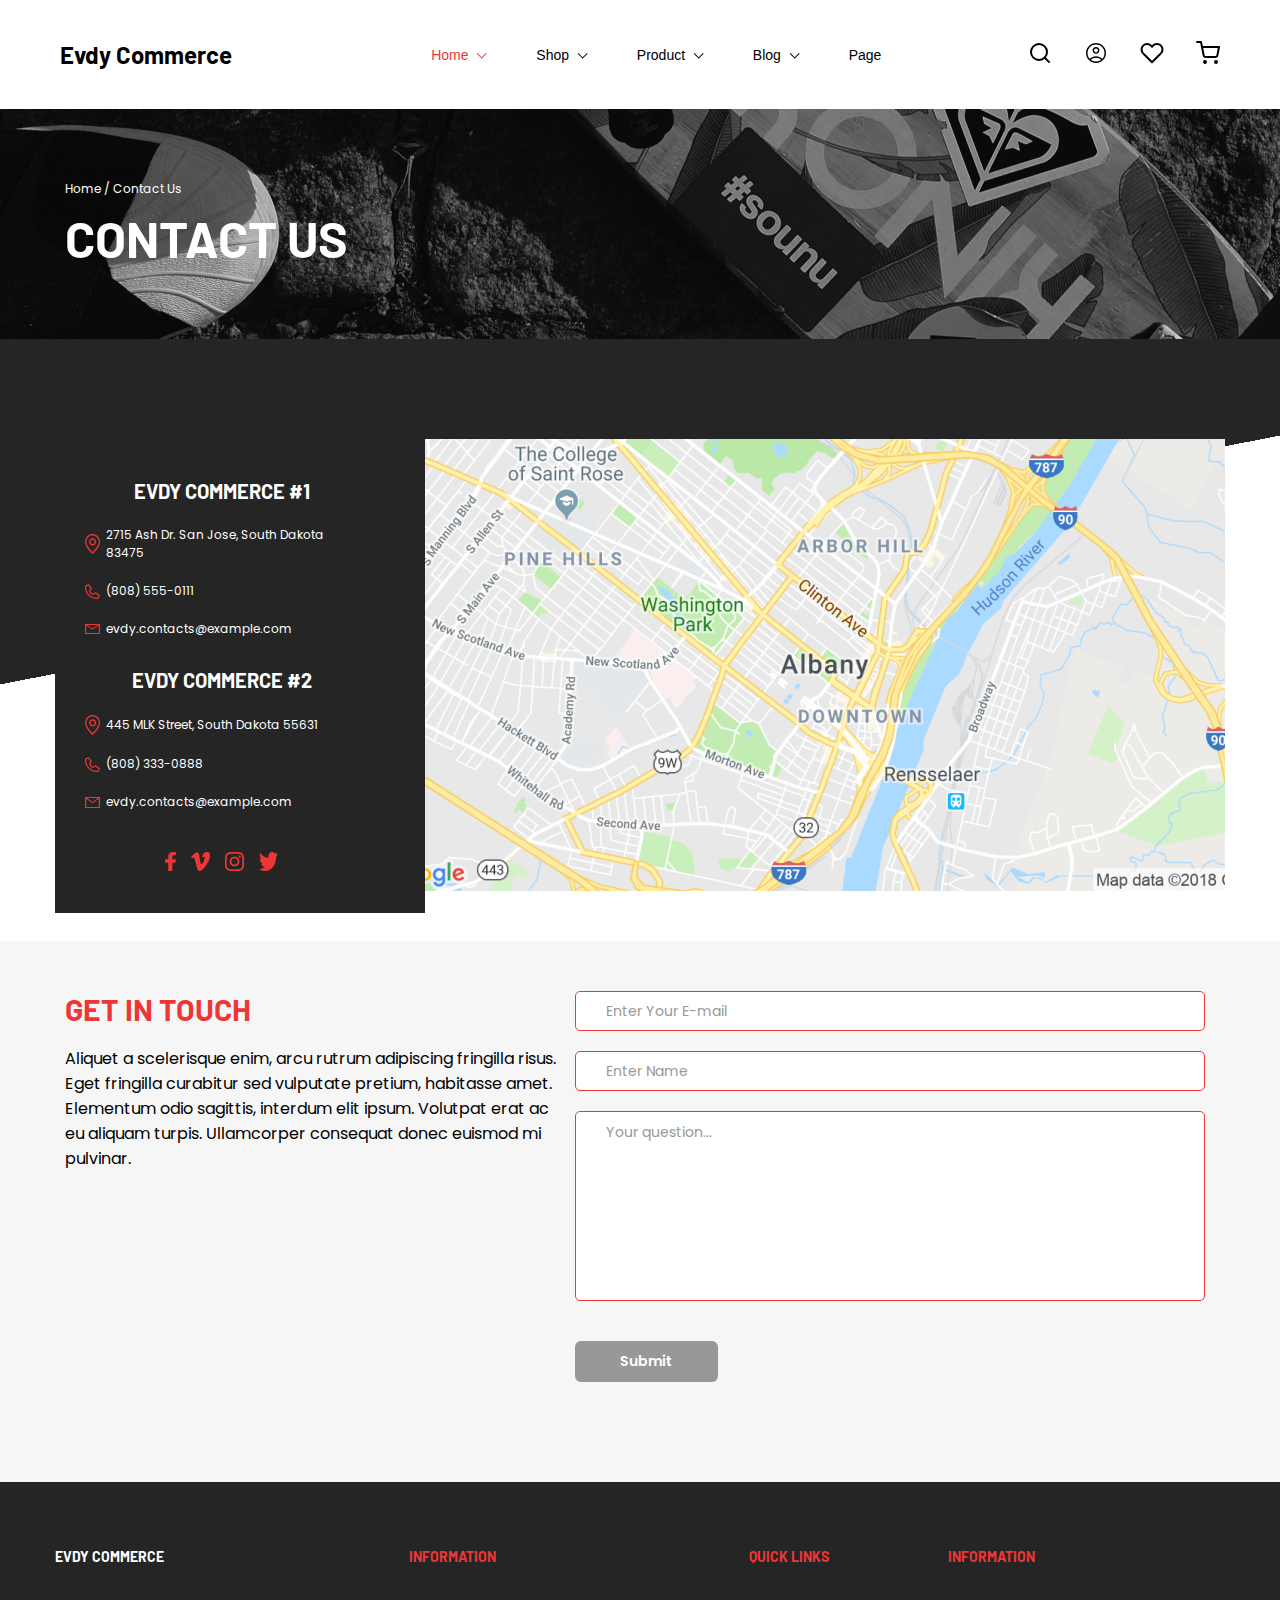
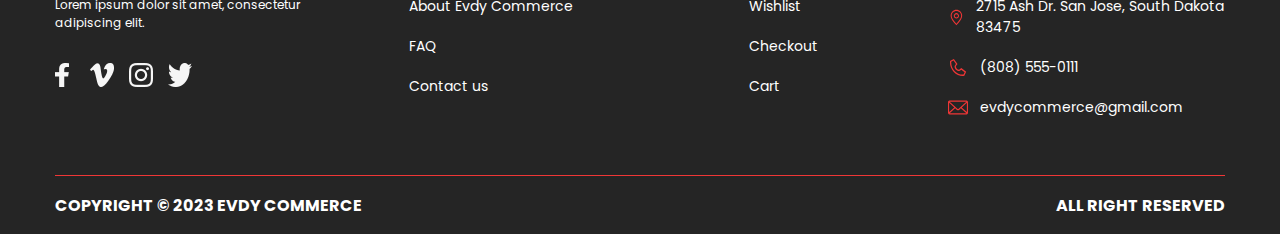
<file: pages/contact-us.html>
<!doctype html>
<html lang="en">
<head>
  <meta charset="UTF-8">
  <meta name="viewport"
        content="width=device-width, user-scalable=no, initial-scale=1.0, maximum-scale=1.0, minimum-scale=1.0">
  <meta http-equiv="X-UA-Compatible" content="ie=edge">
  <link rel="stylesheet" href="../styles/style.css">
  <script src="../scripts/app.js" defer></script>
  <title>Contact Us</title>
</head>
<body>
<header class="header">
  <div class="container">
    <div class="header__inner">
      <div class="header__logo">
        Evdy Commerce
      </div>

      <div class="header__nav">
        <nav class="header__dropdowns">
          <ul class="header__dropdown-list">

            <li class="header__dropdown">
              <a href="#" class="header__link active">Home</a>
              <span class="header__drop-icon"></span>
            </li>

            <li class="header__dropdown">
              <a href="#" class="header__link">Shop</a>
              <span class="header__drop-icon"></span>
            </li>

            <li class="header__dropdown">
              <a href="#" class="header__link">Product</a>
              <span class="header__drop-icon"></span>
            </li>

            <li class="header__dropdown">
              <a href="#" class="header__link">Blog</a>
              <span class="header__drop-icon"></span>
            </li>

            <li class="header__dropdown">
              <a href="#" class="header__link">Page</a>
            </li>

          </ul>
        </nav>

        <ul class="header__actions">
          <li class="header__action">
            <button class="header__btn">
              <svg class="header__icon" width="24" height="24" viewBox="0 0 24 24" fill="none" stroke="black"
                   xmlns="http://www.w3.org/2000/svg">
                <rect width="24" height="24" fill="#F5F5F5"/>
                <g id="Landing" clip-path="url(#clip0_5_91)">
                  <rect width="1920" height="5119" transform="translate(-1408 -40)" fill="white"/>
                  <g id="Header / Default">
                    <rect id="Rectangle 33" x="-1408" y="-40" width="1920" height="104" fill="white"/>
                    <g id="Frame 7">
                      <g id="search">
                        <path id="Vector"
                              d="M11 19C15.4183 19 19 15.4183 19 11C19 6.58172 15.4183 3 11 3C6.58172 3 3 6.58172 3 11C3 15.4183 6.58172 19 11 19Z"
                              stroke="black" stroke-width="2" stroke-linecap="round" stroke-linejoin="round"/>
                        <path id="Vector_2" d="M21 21L16.65 16.65" stroke="black" stroke-width="2"
                              stroke-linecap="round"
                              stroke-linejoin="round"/>
                      </g>
                    </g>
                  </g>
                </g>
                <defs>
                  <clipPath id="clip0_5_91">
                    <rect width="1920" height="5119" fill="white" transform="translate(-1408 -40)"/>
                  </clipPath>
                </defs>
              </svg>

            </button>
          </li>

          <li class="header__action">
            <button class="header__btn">
              <svg class="header__icon" xmlns="http://www.w3.org/2000/svg" height="24" viewBox="0 -960 960 960"
                   width="24">
                <path d="M222-255q63-44 125-67.5T480-346q71 0 133.5 23.5T739-255q44-54 62.5-109T820-480q0-145-97.5-242.5T480-820q-145 0-242.5 97.5T140-480q0 61 19 116t63 109Zm257.814-195Q422-450 382.5-489.686q-39.5-39.686-39.5-97.5t39.686-97.314q39.686-39.5 97.5-39.5t97.314 39.686q39.5 39.686 39.5 97.5T577.314-489.5q-39.686 39.5-97.5 39.5Zm.654 370Q398-80 325-111.5q-73-31.5-127.5-86t-86-127.266Q80-397.532 80-480.266T111.5-635.5q31.5-72.5 86-127t127.266-86q72.766-31.5 155.5-31.5T635.5-848.5q72.5 31.5 127 86t86 127.032q31.5 72.532 31.5 155T848.5-325q-31.5 73-86 127.5t-127.032 86q-72.532 31.5-155 31.5ZM480-140q55 0 107.5-16T691-212q-51-36-104-55t-107-19q-54 0-107 19t-104 55q51 40 103.5 56T480-140Zm0-370q34 0 55.5-21.5T557-587q0-34-21.5-55.5T480-664q-34 0-55.5 21.5T403-587q0 34 21.5 55.5T480-510Zm0-77Zm0 374Z"/>
              </svg>
            </button>
          </li>

          <li class="header__action">
            <button class="header__btn">
              <svg class="header__icon" stroke="black" width="24" height="24" viewBox="0 0 24 24" fill="none"
                   xmlns="http://www.w3.org/2000/svg">
                <g id="heart">
                  <path id="Vector"
                        d="M20.84 4.60999C20.3292 4.099 19.7228 3.69364 19.0554 3.41708C18.3879 3.14052 17.6725 2.99817 16.95 2.99817C16.2275 2.99817 15.5121 3.14052 14.8446 3.41708C14.1772 3.69364 13.5708 4.099 13.06 4.60999L12 5.66999L10.94 4.60999C9.9083 3.5783 8.50903 2.9987 7.05 2.9987C5.59096 2.9987 4.19169 3.5783 3.16 4.60999C2.1283 5.64169 1.54871 7.04096 1.54871 8.49999C1.54871 9.95903 2.1283 11.3583 3.16 12.39L4.22 13.45L12 21.23L19.78 13.45L20.84 12.39C21.351 11.8792 21.7563 11.2728 22.0329 10.6053C22.3095 9.93789 22.4518 9.22248 22.4518 8.49999C22.4518 7.77751 22.3095 7.0621 22.0329 6.39464C21.7563 5.72718 21.351 5.12075 20.84 4.60999V4.60999Z"
                        stroke="black" stroke-width="2" stroke-linecap="round" stroke-linejoin="round"/>
                </g>
              </svg>

            </button>
          </li>

          <li class="header__action">
            <button class="header__btn">
              <svg class="header__icon" width="24" height="24" viewBox="0 0 24 24" fill="none"
                   xmlns="http://www.w3.org/2000/svg">
                <g id="shopping-cart">
                  <path id="Vector"
                        d="M9 22C9.55228 22 10 21.5523 10 21C10 20.4477 9.55228 20 9 20C8.44772 20 8 20.4477 8 21C8 21.5523 8.44772 22 9 22Z"
                        stroke="black" stroke-width="2" stroke-linecap="round" stroke-linejoin="round"/>
                  <path id="Vector_2"
                        d="M20 22C20.5523 22 21 21.5523 21 21C21 20.4477 20.5523 20 20 20C19.4477 20 19 20.4477 19 21C19 21.5523 19.4477 22 20 22Z"
                        stroke="black" stroke-width="2" stroke-linecap="round" stroke-linejoin="round"/>
                  <path id="Vector_3"
                        d="M1 1H5L7.68 14.39C7.77144 14.8504 8.02191 15.264 8.38755 15.5583C8.75318 15.8526 9.2107 16.009 9.68 16H19.4C19.8693 16.009 20.3268 15.8526 20.6925 15.5583C21.0581 15.264 21.3086 14.8504 21.4 14.39L23 6H6"
                        stroke="black" stroke-width="2" stroke-linecap="round" stroke-linejoin="round"/>
                </g>
              </svg>

            </button>
          </li>
        </ul>
      </div>

      <button class="header__hamburger-menu">
        <span class="header__hamburger-bar"></span>
      </button>

      <div class="header__mobile-nav">
        <nav class="header__dropdowns header__dropdowns--mobile">
          <ul class="header__dropdown-list header__dropdown-list--mobile">

            <li class="header__dropdown header__dropdown--mobile">
              <a href="#" class="header__link header__link--mobile active">Home</a>
              <span class="header__drop-icon header__drop-icon--mobile"></span>
            </li>

            <li class="header__dropdown header__dropdown--mobile">
              <a href="#" class="header__link header__link--mobile">Shop</a>
              <span class="header__drop-icon header__drop-icon--mobile"></span>
            </li>

            <li class="header__dropdown header__dropdown--mobile">
              <a href="#" class="header__link header__link--mobile">Product</a>
              <span class="header__drop-icon header__drop-icon--mobile"></span>
            </li>

            <li class="header__dropdown header__dropdown--mobile">
              <a href="#" class="header__link header__link--mobile">Blog</a>
              <span class="header__drop-icon header__drop-icon--mobile"></span>
            </li>

            <li class="header__dropdown header__dropdown--mobile">
              <a href="#" class="header__link header__link--mobile">Page</a>
            </li>

          </ul>
        </nav>

        <ul class="header__actions header__actions--mobile">
          <li class="header__action">
            <button class="header__btn">
              <svg class="header__icon" width="24" height="24" viewBox="0 0 24 24" fill="none" stroke="none"
                   xmlns="http://www.w3.org/2000/svg">
                <rect width="24" height="24" fill="none"/>
                <g id="Landing" clip-path="url(#clip0_5_91)">
                  <rect width="1920" height="5119" transform="translate(-1408 -40)" fill="none"/>
                  <g id="Header / Default">
                    <rect id="Rectangle 33" x="-1408" y="-40" width="1920" height="104" fill="none"/>
                    <g id="Frame 7">
                      <g id="search">
                        <path id="Vector"
                              d="M11 19C15.4183 19 19 15.4183 19 11C19 6.58172 15.4183 3 11 3C6.58172 3 3 6.58172 3 11C3 15.4183 6.58172 19 11 19Z"
                              stroke="white" stroke-width="2" stroke-linecap="round" stroke-linejoin="round"/>
                        <path id="Vector_2" d="M21 21L16.65 16.65" stroke="white" stroke-width="2"
                              stroke-linecap="round"
                              stroke-linejoin="round"/>
                      </g>
                    </g>
                  </g>
                </g>
                <defs>
                  <clipPath id="clip0_5_91">
                    <rect width="1920" height="5119" fill="white" transform="translate(-1408 -40)"/>
                  </clipPath>
                </defs>
              </svg>

            </button>
          </li>

          <li class="header__action">
            <button class="header__btn">
              <svg class="header__icon" xmlns="http://www.w3.org/2000/svg" height="24" viewBox="0 -960 960 960"
                   width="24">
                <path fill="white" stroke="white"
                      d="M222-255q63-44 125-67.5T480-346q71 0 133.5 23.5T739-255q44-54 62.5-109T820-480q0-145-97.5-242.5T480-820q-145 0-242.5 97.5T140-480q0 61 19 116t63 109Zm257.814-195Q422-450 382.5-489.686q-39.5-39.686-39.5-97.5t39.686-97.314q39.686-39.5 97.5-39.5t97.314 39.686q39.5 39.686 39.5 97.5T577.314-489.5q-39.686 39.5-97.5 39.5Zm.654 370Q398-80 325-111.5q-73-31.5-127.5-86t-86-127.266Q80-397.532 80-480.266T111.5-635.5q31.5-72.5 86-127t127.266-86q72.766-31.5 155.5-31.5T635.5-848.5q72.5 31.5 127 86t86 127.032q31.5 72.532 31.5 155T848.5-325q-31.5 73-86 127.5t-127.032 86q-72.532 31.5-155 31.5ZM480-140q55 0 107.5-16T691-212q-51-36-104-55t-107-19q-54 0-107 19t-104 55q51 40 103.5 56T480-140Zm0-370q34 0 55.5-21.5T557-587q0-34-21.5-55.5T480-664q-34 0-55.5 21.5T403-587q0 34 21.5 55.5T480-510Zm0-77Zm0 374Z"/>
              </svg>
            </button>
          </li>

          <li class="header__action">
            <button class="header__btn">
              <svg class="header__icon" stroke="white" width="24" height="24" viewBox="0 0 24 24" fill="none"
                   xmlns="http://www.w3.org/2000/svg">
                <g id="heart">
                  <path id="Vector"
                        d="M20.84 4.60999C20.3292 4.099 19.7228 3.69364 19.0554 3.41708C18.3879 3.14052 17.6725 2.99817 16.95 2.99817C16.2275 2.99817 15.5121 3.14052 14.8446 3.41708C14.1772 3.69364 13.5708 4.099 13.06 4.60999L12 5.66999L10.94 4.60999C9.9083 3.5783 8.50903 2.9987 7.05 2.9987C5.59096 2.9987 4.19169 3.5783 3.16 4.60999C2.1283 5.64169 1.54871 7.04096 1.54871 8.49999C1.54871 9.95903 2.1283 11.3583 3.16 12.39L4.22 13.45L12 21.23L19.78 13.45L20.84 12.39C21.351 11.8792 21.7563 11.2728 22.0329 10.6053C22.3095 9.93789 22.4518 9.22248 22.4518 8.49999C22.4518 7.77751 22.3095 7.0621 22.0329 6.39464C21.7563 5.72718 21.351 5.12075 20.84 4.60999V4.60999Z"
                        stroke="white" stroke-width="2" stroke-linecap="round" stroke-linejoin="round"/>
                </g>
              </svg>

            </button>
          </li>

          <li class="header__action">
            <button class="header__btn">
              <svg class="header__icon" width="24" height="24" viewBox="0 0 24 24" fill="none"
                   xmlns="http://www.w3.org/2000/svg">
                <g id="shopping-cart">
                  <path id="Vector"
                        d="M9 22C9.55228 22 10 21.5523 10 21C10 20.4477 9.55228 20 9 20C8.44772 20 8 20.4477 8 21C8 21.5523 8.44772 22 9 22Z"
                        stroke="white" stroke-width="2" stroke-linecap="round" stroke-linejoin="round"/>
                  <path id="Vector_2"
                        d="M20 22C20.5523 22 21 21.5523 21 21C21 20.4477 20.5523 20 20 20C19.4477 20 19 20.4477 19 21C19 21.5523 19.4477 22 20 22Z"
                        stroke="white" stroke-width="2" stroke-linecap="round" stroke-linejoin="round"/>
                  <path id="Vector_3"
                        d="M1 1H5L7.68 14.39C7.77144 14.8504 8.02191 15.264 8.38755 15.5583C8.75318 15.8526 9.2107 16.009 9.68 16H19.4C19.8693 16.009 20.3268 15.8526 20.6925 15.5583C21.0581 15.264 21.3086 14.8504 21.4 14.39L23 6H6"
                        stroke="white" stroke-width="2" stroke-linecap="round" stroke-linejoin="round"/>
                </g>
              </svg>

            </button>
          </li>
        </ul>
      </div>

    </div>
  </div>
</header>
<!-- HEADER -->

<section class="main-secondary">
  <img src="../img/main-secondary/contact_us.png" alt="Contact us picture" class="main-secondary__img">
  <div class="container">
    <div class="main-secondary__inner">
      <div class="main-secondary__content">
        <h2 class="main-secondary__subtitle">Home / Contact Us</h2>
        <h1 class="main-secondary__title">Contact Us</h1>
      </div>
    </div>
  </div>
</section>
<!-- MAIN SECONDARY -->

<main class="contact-us">
  <div class="container">
    <div class="contact-us__inner">
      <div class="contact-us__map">
        <div class="contact-us__left">
          <div class="contact-us__location contact-us__location--1">
            <h2 class="contact-us__heading">Evdy Commerce #1</h2>

            <div class="contact-us__info">
              <img src="../img/contact-us/location.png" alt="Location image" class="contact-us__img">
              <span class="contact-us__info-text">2715 Ash Dr. San Jose, South Dakota 83475</span>
            </div>

            <div class="contact-us__info">
              <img src="../img/contact-us/phone.png" alt="Phone image" class="contact-us__img">
              <span class="contact-us__info-text">(808) 555-0111</span>
            </div>

            <div class="contact-us__info">
              <img src="../img/contact-us/mail.png" alt="Mail image" class="contact-us__img">
              <span class="contact-us__info-text">evdy.contacts@example.com</span>
            </div>

          </div>

          <div class="contact-us__location contact-us__location--2">
            <h2 class="contact-us__heading">Evdy Commerce #2</h2>

            <div class="contact-us__info">
              <img src="../img/contact-us/location.png" alt="Location image" class="contact-us__img">
              <span class="contact-us__info-text">445 MLK Street, South Dakota 55631</span>
            </div>

            <div class="contact-us__info">
              <img src="../img/contact-us/phone.png" alt="Phone image" class="contact-us__img">
              <span class="contact-us__info-text">(808) 333-0888</span>
            </div>

            <div class="contact-us__info">
              <img src="../img/contact-us/mail.png" alt="Mail image" class="contact-us__img">
              <span class="contact-us__info-text">evdy.contacts@example.com</span>
            </div>

          </div>

          <ul class="contact-us__icons">
            <li class="contact-us__list-item">
              <a href="#" class="contact-us__link">
                <img src="../img/contact-us/social.png" alt="Social" class="contact-us__link-img">
              </a>
            </li>
          </ul>

        </div>

        <div class="contact-us__right">
          <img src="../img/contact-us/map.png" alt="Map image" class="contact-us__map-img">
        </div>

      </div>
    </div>
  </div>
</main>
<!-- MAIN CONTACT US -->

<section class="get-in-touch">
  <div class="container">
    <div class="get-in-touch__inner">
      <div class="get-in-touch__left">
        <h3 class="get-in-touch__title">Get in touch</h3>
        <p class="get-in-touch__text">Aliquet a scelerisque enim, arcu rutrum adipiscing fringilla risus. Eget fringilla
          curabitur sed vulputate pretium, habitasse amet. Elementum odio sagittis, interdum elit ipsum. Volutpat erat
          ac eu aliquam turpis. Ullamcorper consequat donec euismod mi pulvinar.</p>
      </div>

      <div class="get-in-touch__right">
        <form class="get-in-touch__questions-form questions-form">
          <input type="email" placeholder="Enter Your E-mail"
                 class="get-in-touch__questions-form-input questions-form__input-white">
          <input type="text" placeholder="Enter Name"
                 class="get-in-touch__questions-form-input questions-form__input-white">
          <textarea class="get-in-touch__questions-textarea questions-form__textarea-white"
                    placeholder="Your question..."></textarea>

          <div class="get-in-touch__question-form-actions questions-form__actions">
            <button type="submit" class="get-in-touch__questions-form-btn questions-form__btn btn btn--grey">Submit
            </button>
          </div>
        </form>
      </div>

    </div>
  </div>
</section>
<!-- GET IN TOUCH -->

<footer class="footer">
  <div class="container">
    <div class="footer__inner">

      <div class="footer__main">

        <div class="footer__col footer__col--1">
          <h2 class="footer__heading">Evdy Commerce</h2>
          <p class="footer__text-small">Lorem ipsum dolor sit amet, consectetur adipiscing elit.</p>
          <div class="footer__links-social">
            <a href="#" class="footer__link-social">
              <img src="../icons/links.png" alt="Links">
            </a>
          </div>
        </div>

        <div class="footer__col footer__col--2">
          <div class="footer__heading footer__heading--red">Information</div>

          <div class="footer__links">
            <a href="#" class="footer__link">About Evdy Commerce</a>
            <a href="#" class="footer__link">FAQ</a>
            <a href="#" class="footer__link">Contact us</a>
          </div>

        </div>

        <div class="footer__col footer__col--3">
          <div class="footer__heading footer__heading--red">Quick Links</div>

          <div class="footer__links">
            <a href="#" class="footer__link">Wishlist</a>
            <a href="#" class="footer__link">Checkout</a>
            <a href="#" class="footer__link">Cart</a>
          </div>

        </div>

        <div class="footer__col footer__col--4">
          <div class="footer__heading footer__heading--red">Information</div>

          <div class="footer__links">
            <a href="#" class="footer__link">
              <svg width="20" height="21" viewBox="0 0 20 21" fill="none" xmlns="http://www.w3.org/2000/svg">
                <g id="ep:location">
                  <path id="Vector"
                        d="M15.625 8.53125C15.625 6.96482 15.0324 5.46254 13.9775 4.3549C12.9226 3.24726 11.4919 2.625 10 2.625C8.50819 2.625 7.07745 3.24726 6.02255 4.3549C4.96766 5.46254 4.37503 6.96482 4.37503 8.53125C4.37503 10.9541 6.22128 14.112 10 17.8946C13.7788 14.112 15.625 10.9541 15.625 8.53125ZM10 19.6875C5.41628 15.3129 3.12503 11.5933 3.12503 8.53125C3.12503 6.61672 3.84936 4.7806 5.13867 3.42682C6.42798 2.07304 8.17667 1.3125 10 1.3125C11.8234 1.3125 13.5721 2.07304 14.8614 3.42682C16.1507 4.7806 16.875 6.61672 16.875 8.53125C16.875 11.5933 14.5838 15.3129 10 19.6875Z"
                        fill="#EF3636"/>
                  <path id="Vector_2"
                        d="M10 10.5C10.4973 10.5 10.9742 10.2926 11.3259 9.92337C11.6775 9.55415 11.875 9.05339 11.875 8.53125C11.875 8.0091 11.6775 7.50835 11.3259 7.13913C10.9742 6.76992 10.4973 6.5625 10 6.5625C9.50275 6.5625 9.02584 6.76992 8.67421 7.13913C8.32257 7.50835 8.12503 8.0091 8.12503 8.53125C8.12503 9.05339 8.32257 9.55415 8.67421 9.92337C9.02584 10.2926 9.50275 10.5 10 10.5ZM10 11.8125C9.17123 11.8125 8.37637 11.4668 7.79032 10.8514C7.20427 10.2361 6.87503 9.40149 6.87503 8.53125C6.87503 7.66101 7.20427 6.82641 7.79032 6.21106C8.37637 5.5957 9.17123 5.25 10 5.25C10.8288 5.25 11.6237 5.5957 12.2097 6.21106C12.7958 6.82641 13.125 7.66101 13.125 8.53125C13.125 9.40149 12.7958 10.2361 12.2097 10.8514C11.6237 11.4668 10.8288 11.8125 10 11.8125Z"
                        fill="#EF3636"/>
                </g>
              </svg>

              2715 Ash Dr. San Jose, South Dakota 83475</a>
            <a href="#" class="footer__link">
              <svg width="20" height="21" viewBox="0 0 20 21" fill="none" xmlns="http://www.w3.org/2000/svg">
                <g id="cil:phone">
                  <path id="Vector"
                        d="M2.44668 3.67699L2.47344 3.65944L5.85597 1.90967L9.50687 7.02091L7.82719 9.37263C7.87745 10.2595 8.23565 11.0963 8.83397 11.7245C9.43229 12.3527 10.2292 12.7288 11.0739 12.7816L13.3136 11.0179L18.1814 14.8513L16.5288 18.3733L16.5149 18.403L16.4981 18.431C16.4099 18.5803 16.2868 18.7033 16.1406 18.7884C15.9943 18.8735 15.8297 18.9179 15.6625 18.9174H14.7896C13.1079 18.9174 11.4427 18.5696 9.88896 17.8938C8.33525 17.2181 6.92351 16.2276 5.73436 14.979C4.5452 13.7304 3.60191 12.2481 2.95835 10.6167C2.31479 8.98526 1.98355 7.23674 1.98355 5.47093V4.55444C1.98302 4.37884 2.0253 4.20602 2.10636 4.05243C2.18743 3.89884 2.30459 3.76959 2.44668 3.67699ZM3.23355 5.47093C3.23355 12.1616 8.41762 17.6049 14.7896 17.6049H15.4959L16.6016 15.248L13.3133 12.6585L11.4826 14.1001H11.2743C10.0273 14.0987 8.83189 13.5779 7.95019 12.6521C7.06848 11.7263 6.57253 10.4711 6.57113 9.16185V8.94311L7.94414 7.02087L5.4782 3.56838L3.23355 4.72957V5.47093Z"
                        fill="#EF3636"/>
                </g>
              </svg>
              (808) 555-0111</a>
            <a href="#" class="footer__link">
              <svg width="20" height="21" viewBox="0 0 20 21" fill="none" xmlns="http://www.w3.org/2000/svg">
                <g id="fontisto:email" clip-path="url(#clip0_7_343)">
                  <path id="Vector"
                        d="M13.7367 10.479L18.8625 5.803V15.1016L13.7367 10.479ZM7.13167 11.2709L8.93167 12.9115C9.21417 13.1635 9.5825 13.3158 9.985 13.3158H9.99917H9.99833H10.01C10.4133 13.3158 10.7817 13.1626 11.0675 12.9089L11.065 12.9106L12.865 11.27L18.3367 16.2041H1.6625L7.13167 11.2709ZM1.655 4.69437H18.3467L10.3292 12.0059C10.239 12.0807 10.1274 12.1214 10.0125 12.1214H10.0008H10.0017H9.99C9.87466 12.1215 9.76269 12.0805 9.6725 12.005L9.67333 12.0059L1.655 4.69437ZM1.1375 5.80212L6.2625 10.4781L1.1375 15.0981V5.80212ZM19.1375 3.66625C18.9375 3.56125 18.7025 3.5 18.4533 3.5H1.54917C1.30763 3.50006 1.06942 3.55907 0.853333 3.67238L0.8625 3.668C0.603811 3.80197 0.385956 4.00923 0.233545 4.26636C0.0811339 4.5235 0.000239457 4.82026 0 5.12313L0 15.7736C0.00044117 16.2047 0.16371 16.6179 0.453984 16.9227C0.744257 17.2275 1.13783 17.3989 1.54833 17.3994H18.4508C18.8613 17.3989 19.2549 17.2275 19.5452 16.9227C19.8355 16.6179 19.9987 16.2047 19.9992 15.7736V5.12313C19.9992 4.487 19.65 3.93575 19.1417 3.67063L19.1325 3.66625H19.1375Z"
                        fill="#EF3636"/>
                </g>
                <defs>
                  <clipPath id="clip0_7_343">
                    <rect width="20" height="21" fill="white"/>
                  </clipPath>
                </defs>
              </svg>
              evdycommerce@gmail.com</a>
          </div>

        </div>

      </div>
      <!--      FOOTER MAIN -->
      <div class="footer__copy">
        <p class="footer__copy-text">
          Copyright © 2023 Evdy Commerce
        </p>

        <p class="footer__copy-text">
          All right reserved
        </p>
      </div>
      <!--      FOOTER COPY -->
    </div>
  </div>
</footer>
<!-- FOOTER -->

</body>
</html>
</file>
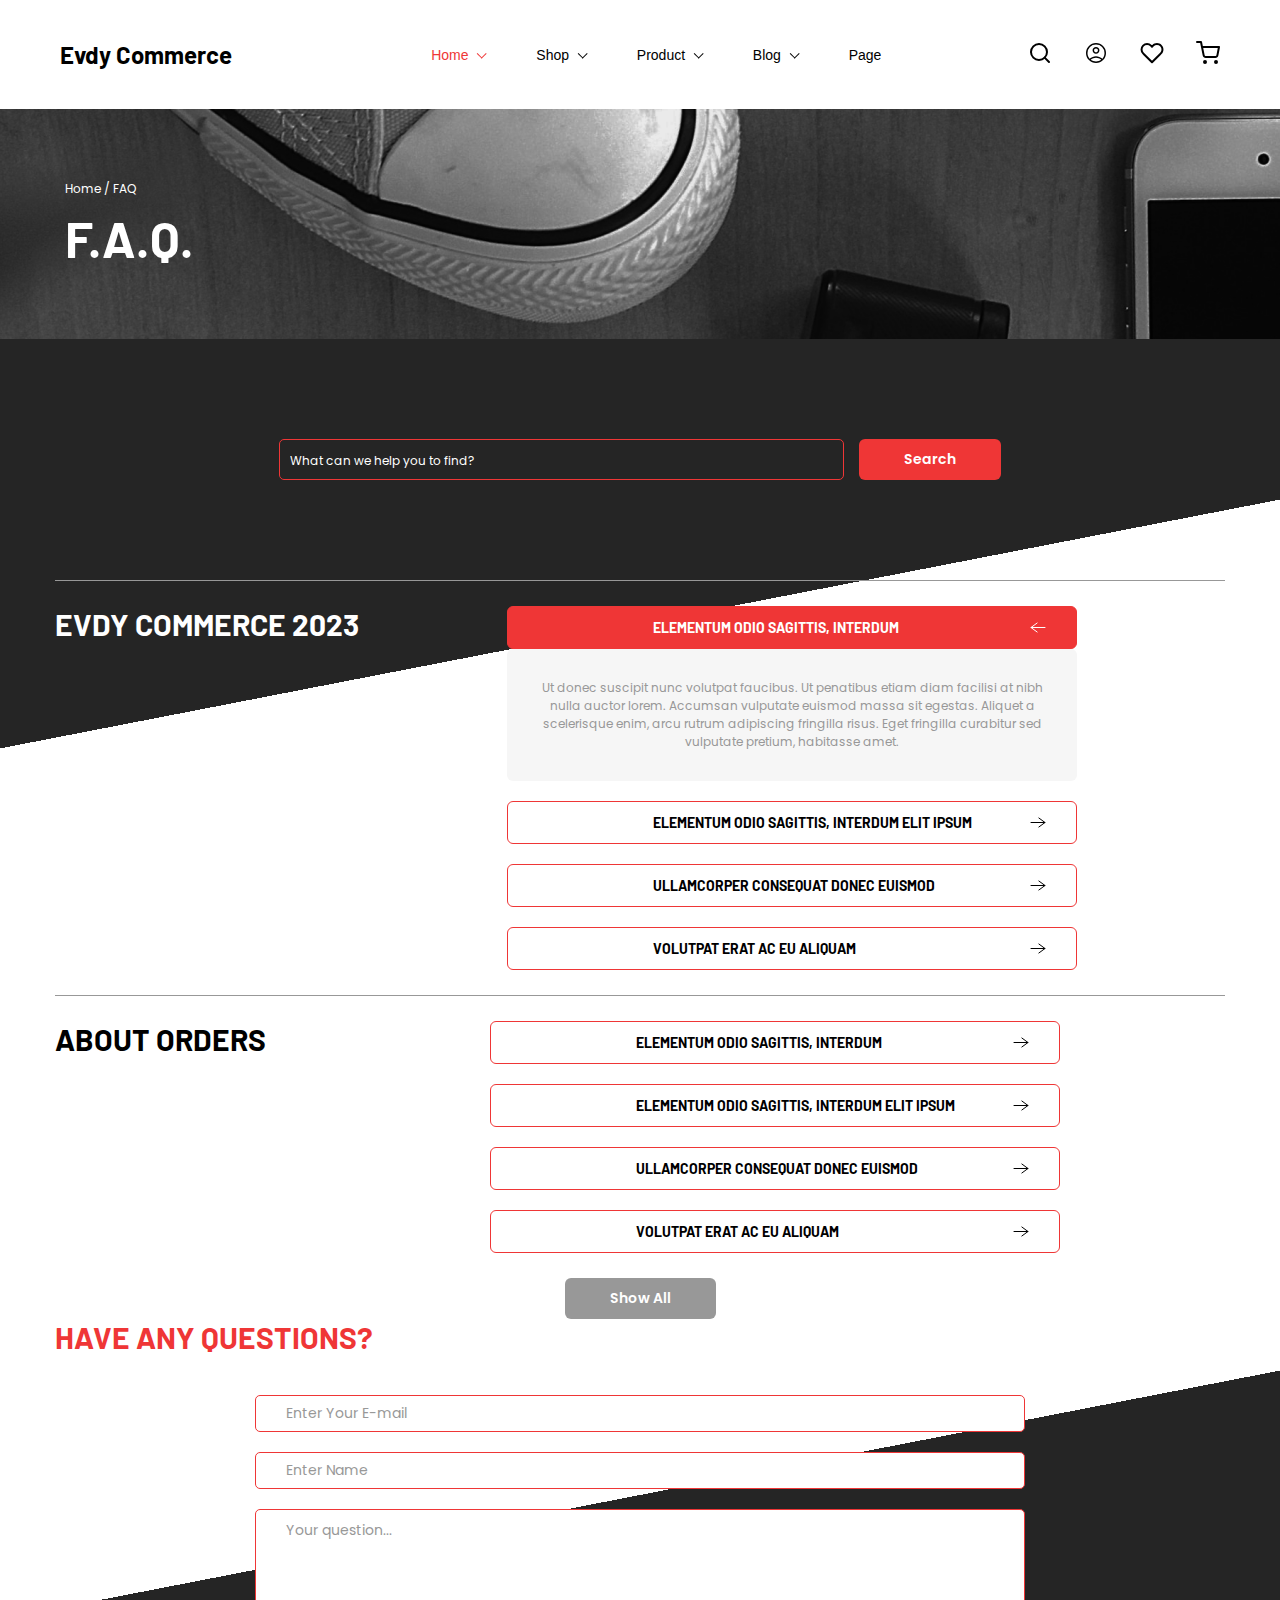
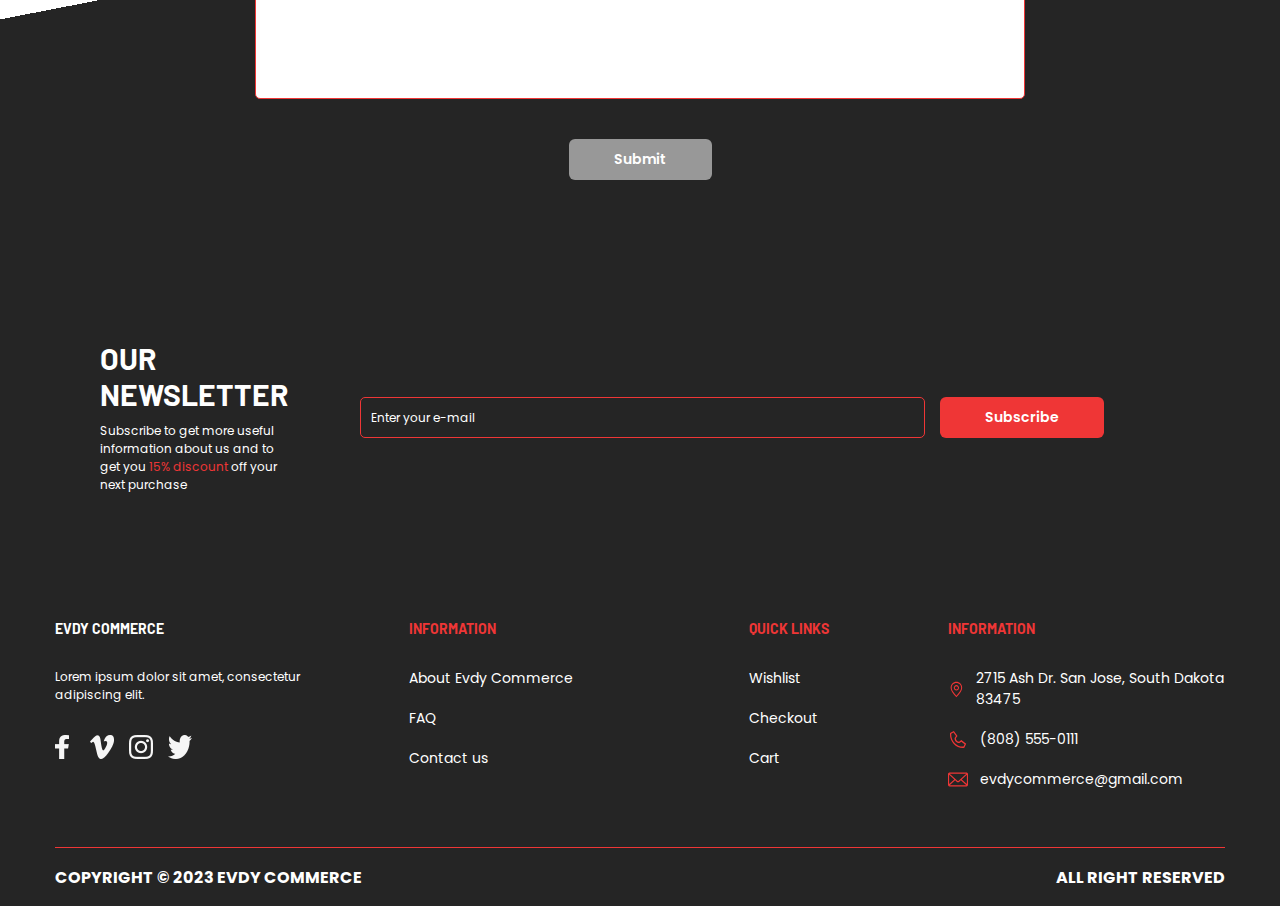
<file: pages/faq.html>
<!doctype html>
<html lang="en">
<head>
  <meta charset="UTF-8">
  <meta name="viewport"
        content="width=device-width, user-scalable=no, initial-scale=1.0, maximum-scale=1.0, minimum-scale=1.0">
  <meta http-equiv="X-UA-Compatible" content="ie=edge">
  <link rel="stylesheet" href="../styles/style.css">
  <script src="../scripts/app.js" defer></script>
  <title>FAQ</title>
</head>
<body>

<header class="header">
  <div class="container">
    <div class="header__inner">
      <div class="header__logo">
        Evdy Commerce
      </div>

      <div class="header__nav">
        <nav class="header__dropdowns">
          <ul class="header__dropdown-list">

            <li class="header__dropdown">
              <a href="#" class="header__link active">Home</a>
              <span class="header__drop-icon"></span>
            </li>

            <li class="header__dropdown">
              <a href="#" class="header__link">Shop</a>
              <span class="header__drop-icon"></span>
            </li>

            <li class="header__dropdown">
              <a href="#" class="header__link">Product</a>
              <span class="header__drop-icon"></span>
            </li>

            <li class="header__dropdown">
              <a href="#" class="header__link">Blog</a>
              <span class="header__drop-icon"></span>
            </li>

            <li class="header__dropdown">
              <a href="#" class="header__link">Page</a>
            </li>

          </ul>
        </nav>

        <ul class="header__actions">
          <li class="header__action">
            <button class="header__btn">
              <svg class="header__icon" width="24" height="24" viewBox="0 0 24 24" fill="none"
                   stroke="black"
                   xmlns="http://www.w3.org/2000/svg">
                <rect width="24" height="24" fill="#F5F5F5"/>
                <g id="Landing" clip-path="url(#clip0_5_91)">
                  <rect width="1920" height="5119" transform="translate(-1408 -40)" fill="white"/>
                  <g id="Header / Default">
                    <rect id="Rectangle 33" x="-1408" y="-40" width="1920" height="104"
                          fill="white"/>
                    <g id="Frame 7">
                      <g id="search">
                        <path id="Vector"
                              d="M11 19C15.4183 19 19 15.4183 19 11C19 6.58172 15.4183 3 11 3C6.58172 3 3 6.58172 3 11C3 15.4183 6.58172 19 11 19Z"
                              stroke="black" stroke-width="2" stroke-linecap="round"
                              stroke-linejoin="round"/>
                        <path id="Vector_2" d="M21 21L16.65 16.65" stroke="black"
                              stroke-width="2"
                              stroke-linecap="round"
                              stroke-linejoin="round"/>
                      </g>
                    </g>
                  </g>
                </g>
                <defs>
                  <clipPath id="clip0_5_91">
                    <rect width="1920" height="5119" fill="white" transform="translate(-1408 -40)"/>
                  </clipPath>
                </defs>
              </svg>

            </button>
          </li>

          <li class="header__action">
            <button class="header__btn">
              <svg class="header__icon" xmlns="http://www.w3.org/2000/svg" height="24"
                   viewBox="0 -960 960 960"
                   width="24">
                <path d="M222-255q63-44 125-67.5T480-346q71 0 133.5 23.5T739-255q44-54 62.5-109T820-480q0-145-97.5-242.5T480-820q-145 0-242.5 97.5T140-480q0 61 19 116t63 109Zm257.814-195Q422-450 382.5-489.686q-39.5-39.686-39.5-97.5t39.686-97.314q39.686-39.5 97.5-39.5t97.314 39.686q39.5 39.686 39.5 97.5T577.314-489.5q-39.686 39.5-97.5 39.5Zm.654 370Q398-80 325-111.5q-73-31.5-127.5-86t-86-127.266Q80-397.532 80-480.266T111.5-635.5q31.5-72.5 86-127t127.266-86q72.766-31.5 155.5-31.5T635.5-848.5q72.5 31.5 127 86t86 127.032q31.5 72.532 31.5 155T848.5-325q-31.5 73-86 127.5t-127.032 86q-72.532 31.5-155 31.5ZM480-140q55 0 107.5-16T691-212q-51-36-104-55t-107-19q-54 0-107 19t-104 55q51 40 103.5 56T480-140Zm0-370q34 0 55.5-21.5T557-587q0-34-21.5-55.5T480-664q-34 0-55.5 21.5T403-587q0 34 21.5 55.5T480-510Zm0-77Zm0 374Z"/>
              </svg>
            </button>
          </li>

          <li class="header__action">
            <button class="header__btn">
              <svg class="header__icon" stroke="black" width="24" height="24" viewBox="0 0 24 24"
                   fill="none"
                   xmlns="http://www.w3.org/2000/svg">
                <g id="heart">
                  <path id="Vector"
                        d="M20.84 4.60999C20.3292 4.099 19.7228 3.69364 19.0554 3.41708C18.3879 3.14052 17.6725 2.99817 16.95 2.99817C16.2275 2.99817 15.5121 3.14052 14.8446 3.41708C14.1772 3.69364 13.5708 4.099 13.06 4.60999L12 5.66999L10.94 4.60999C9.9083 3.5783 8.50903 2.9987 7.05 2.9987C5.59096 2.9987 4.19169 3.5783 3.16 4.60999C2.1283 5.64169 1.54871 7.04096 1.54871 8.49999C1.54871 9.95903 2.1283 11.3583 3.16 12.39L4.22 13.45L12 21.23L19.78 13.45L20.84 12.39C21.351 11.8792 21.7563 11.2728 22.0329 10.6053C22.3095 9.93789 22.4518 9.22248 22.4518 8.49999C22.4518 7.77751 22.3095 7.0621 22.0329 6.39464C21.7563 5.72718 21.351 5.12075 20.84 4.60999V4.60999Z"
                        stroke="black" stroke-width="2" stroke-linecap="round"
                        stroke-linejoin="round"/>
                </g>
              </svg>

            </button>
          </li>

          <li class="header__action">
            <button class="header__btn">
              <svg class="header__icon" width="24" height="24" viewBox="0 0 24 24" fill="none"
                   xmlns="http://www.w3.org/2000/svg">
                <g id="shopping-cart">
                  <path id="Vector"
                        d="M9 22C9.55228 22 10 21.5523 10 21C10 20.4477 9.55228 20 9 20C8.44772 20 8 20.4477 8 21C8 21.5523 8.44772 22 9 22Z"
                        stroke="black" stroke-width="2" stroke-linecap="round"
                        stroke-linejoin="round"/>
                  <path id="Vector_2"
                        d="M20 22C20.5523 22 21 21.5523 21 21C21 20.4477 20.5523 20 20 20C19.4477 20 19 20.4477 19 21C19 21.5523 19.4477 22 20 22Z"
                        stroke="black" stroke-width="2" stroke-linecap="round"
                        stroke-linejoin="round"/>
                  <path id="Vector_3"
                        d="M1 1H5L7.68 14.39C7.77144 14.8504 8.02191 15.264 8.38755 15.5583C8.75318 15.8526 9.2107 16.009 9.68 16H19.4C19.8693 16.009 20.3268 15.8526 20.6925 15.5583C21.0581 15.264 21.3086 14.8504 21.4 14.39L23 6H6"
                        stroke="black" stroke-width="2" stroke-linecap="round"
                        stroke-linejoin="round"/>
                </g>
              </svg>

            </button>
          </li>
        </ul>
      </div>

      <button class="header__hamburger-menu">
        <span class="header__hamburger-bar"></span>
      </button>

      <div class="header__mobile-nav">
        <nav class="header__dropdowns header__dropdowns--mobile">
          <ul class="header__dropdown-list header__dropdown-list--mobile">

            <li class="header__dropdown header__dropdown--mobile">
              <a href="#" class="header__link header__link--mobile active">Home</a>
              <span class="header__drop-icon header__drop-icon--mobile"></span>
            </li>

            <li class="header__dropdown header__dropdown--mobile">
              <a href="#" class="header__link header__link--mobile">Shop</a>
              <span class="header__drop-icon header__drop-icon--mobile"></span>
            </li>

            <li class="header__dropdown header__dropdown--mobile">
              <a href="#" class="header__link header__link--mobile">Product</a>
              <span class="header__drop-icon header__drop-icon--mobile"></span>
            </li>

            <li class="header__dropdown header__dropdown--mobile">
              <a href="#" class="header__link header__link--mobile">Blog</a>
              <span class="header__drop-icon header__drop-icon--mobile"></span>
            </li>

            <li class="header__dropdown header__dropdown--mobile">
              <a href="#" class="header__link header__link--mobile">Page</a>
            </li>

          </ul>
        </nav>

        <ul class="header__actions header__actions--mobile">
          <li class="header__action">
            <button class="header__btn">
              <svg class="header__icon" width="24" height="24" viewBox="0 0 24 24" fill="none"
                   stroke="none"
                   xmlns="http://www.w3.org/2000/svg">
                <rect width="24" height="24" fill="none"/>
                <g id="Landing" clip-path="url(#clip0_5_91)">
                  <rect width="1920" height="5119" transform="translate(-1408 -40)" fill="none"/>
                  <g id="Header / Default">
                    <rect id="Rectangle 33" x="-1408" y="-40" width="1920" height="104"
                          fill="none"/>
                    <g id="Frame 7">
                      <g id="search">
                        <path id="Vector"
                              d="M11 19C15.4183 19 19 15.4183 19 11C19 6.58172 15.4183 3 11 3C6.58172 3 3 6.58172 3 11C3 15.4183 6.58172 19 11 19Z"
                              stroke="white" stroke-width="2" stroke-linecap="round"
                              stroke-linejoin="round"/>
                        <path id="Vector_2" d="M21 21L16.65 16.65" stroke="white"
                              stroke-width="2"
                              stroke-linecap="round"
                              stroke-linejoin="round"/>
                      </g>
                    </g>
                  </g>
                </g>
                <defs>
                  <clipPath id="clip0_5_91">
                    <rect width="1920" height="5119" fill="white" transform="translate(-1408 -40)"/>
                  </clipPath>
                </defs>
              </svg>

            </button>
          </li>

          <li class="header__action">
            <button class="header__btn">
              <svg class="header__icon" xmlns="http://www.w3.org/2000/svg" height="24"
                   viewBox="0 -960 960 960"
                   width="24">
                <path fill="white" stroke="white"
                      d="M222-255q63-44 125-67.5T480-346q71 0 133.5 23.5T739-255q44-54 62.5-109T820-480q0-145-97.5-242.5T480-820q-145 0-242.5 97.5T140-480q0 61 19 116t63 109Zm257.814-195Q422-450 382.5-489.686q-39.5-39.686-39.5-97.5t39.686-97.314q39.686-39.5 97.5-39.5t97.314 39.686q39.5 39.686 39.5 97.5T577.314-489.5q-39.686 39.5-97.5 39.5Zm.654 370Q398-80 325-111.5q-73-31.5-127.5-86t-86-127.266Q80-397.532 80-480.266T111.5-635.5q31.5-72.5 86-127t127.266-86q72.766-31.5 155.5-31.5T635.5-848.5q72.5 31.5 127 86t86 127.032q31.5 72.532 31.5 155T848.5-325q-31.5 73-86 127.5t-127.032 86q-72.532 31.5-155 31.5ZM480-140q55 0 107.5-16T691-212q-51-36-104-55t-107-19q-54 0-107 19t-104 55q51 40 103.5 56T480-140Zm0-370q34 0 55.5-21.5T557-587q0-34-21.5-55.5T480-664q-34 0-55.5 21.5T403-587q0 34 21.5 55.5T480-510Zm0-77Zm0 374Z"/>
              </svg>
            </button>
          </li>

          <li class="header__action">
            <button class="header__btn">
              <svg class="header__icon" stroke="white" width="24" height="24" viewBox="0 0 24 24"
                   fill="none"
                   xmlns="http://www.w3.org/2000/svg">
                <g id="heart">
                  <path id="Vector"
                        d="M20.84 4.60999C20.3292 4.099 19.7228 3.69364 19.0554 3.41708C18.3879 3.14052 17.6725 2.99817 16.95 2.99817C16.2275 2.99817 15.5121 3.14052 14.8446 3.41708C14.1772 3.69364 13.5708 4.099 13.06 4.60999L12 5.66999L10.94 4.60999C9.9083 3.5783 8.50903 2.9987 7.05 2.9987C5.59096 2.9987 4.19169 3.5783 3.16 4.60999C2.1283 5.64169 1.54871 7.04096 1.54871 8.49999C1.54871 9.95903 2.1283 11.3583 3.16 12.39L4.22 13.45L12 21.23L19.78 13.45L20.84 12.39C21.351 11.8792 21.7563 11.2728 22.0329 10.6053C22.3095 9.93789 22.4518 9.22248 22.4518 8.49999C22.4518 7.77751 22.3095 7.0621 22.0329 6.39464C21.7563 5.72718 21.351 5.12075 20.84 4.60999V4.60999Z"
                        stroke="white" stroke-width="2" stroke-linecap="round"
                        stroke-linejoin="round"/>
                </g>
              </svg>

            </button>
          </li>

          <li class="header__action">
            <button class="header__btn">
              <svg class="header__icon" width="24" height="24" viewBox="0 0 24 24" fill="none"
                   xmlns="http://www.w3.org/2000/svg">
                <g id="shopping-cart">
                  <path id="Vector"
                        d="M9 22C9.55228 22 10 21.5523 10 21C10 20.4477 9.55228 20 9 20C8.44772 20 8 20.4477 8 21C8 21.5523 8.44772 22 9 22Z"
                        stroke="white" stroke-width="2" stroke-linecap="round"
                        stroke-linejoin="round"/>
                  <path id="Vector_2"
                        d="M20 22C20.5523 22 21 21.5523 21 21C21 20.4477 20.5523 20 20 20C19.4477 20 19 20.4477 19 21C19 21.5523 19.4477 22 20 22Z"
                        stroke="white" stroke-width="2" stroke-linecap="round"
                        stroke-linejoin="round"/>
                  <path id="Vector_3"
                        d="M1 1H5L7.68 14.39C7.77144 14.8504 8.02191 15.264 8.38755 15.5583C8.75318 15.8526 9.2107 16.009 9.68 16H19.4C19.8693 16.009 20.3268 15.8526 20.6925 15.5583C21.0581 15.264 21.3086 14.8504 21.4 14.39L23 6H6"
                        stroke="white" stroke-width="2" stroke-linecap="round"
                        stroke-linejoin="round"/>
                </g>
              </svg>

            </button>
          </li>
        </ul>
      </div>

    </div>
  </div>
</header>
<!-- HEADER -->

<section class="main-secondary">
  <img src="../img/main-secondary/faq.png" alt="FAQ picture" class="main-secondary__img">
  <div class="container">
    <div class="main-secondary__inner">
      <div class="main-secondary__content">
        <h2 class="main-secondary__subtitle">Home / FAQ</h2>
        <h1 class="main-secondary__title">F.A.Q.</h1>
      </div>
    </div>
  </div>
</section>
<!-- MAIN SECONDARY -->

<main class="faq-main">
  <div class="container">
    <div class="faq-main__inner">

      <div class="faq-main__form-wrapper">
        <form class="faq-main__form form">
          <input type="text" placeholder="What can we help you to find?" class="faq-main__input form__input">
          <button class="faq-main__btn btn btn--red form__submit-btn" type="submit">Search</button>
        </form>
      </div>

      <div class="faq-main__dropdowns faq-main__dropdowns--first">
        <h2 class="faq-main__title">Evdy Commerce 2023</h2>
        <ul class="faq-main__dropdowns-contents">

          <li class="faq-main__dropdown active">
            <button class="faq-main__drop-btn">
              <span class="faq-main__drop-text">Elementum odio sagittis, interdum</span>
              <svg xmlns="http://www.w3.org/2000/svg" width="16" height="11" viewBox="0 0 16 11"
                   fill="none">
                <path d="M7.125 1L1 5.5L7.125 10M1 5.5H15" stroke="white" stroke-linecap="round"
                      stroke-linejoin="round"/>
              </svg>
            </button>
            <div class="faq-main__drop-content">
              Ut donec suscipit nunc volutpat faucibus. Ut penatibus etiam diam facilisi at nibh nulla
              auctor lorem. Accumsan vulputate euismod massa sit egestas. Aliquet a scelerisque enim, arcu
              rutrum adipiscing fringilla risus. Eget fringilla curabitur sed vulputate pretium, habitasse
              amet.
            </div>
          </li>

          <li class="faq-main__dropdown">
            <button class="faq-main__drop-btn">
              <span class="faq-main__drop-text">Elementum odio sagittis, interdum elit ipsum</span>
              <svg xmlns="http://www.w3.org/2000/svg" width="16" height="11" viewBox="0 0 16 11"
                   fill="none">
                <path d="M8.875 10L15 5.5L8.875 0.999999M15 5.5L1 5.5" stroke="black"
                      stroke-linecap="round" stroke-linejoin="round"/>
              </svg>
            </button>
          </li>

          <li class="faq-main__dropdown">
            <button class="faq-main__drop-btn">
              <span class="faq-main__drop-text">Ullamcorper consequat donec euismod</span>
              <svg xmlns="http://www.w3.org/2000/svg" width="16" height="11" viewBox="0 0 16 11"
                   fill="none">
                <path d="M8.875 10L15 5.5L8.875 0.999999M15 5.5L1 5.5" stroke="black"
                      stroke-linecap="round" stroke-linejoin="round"/>
              </svg>
            </button>
          </li>

          <li class="faq-main__dropdown">
            <button class="faq-main__drop-btn">
              <span class="faq-main__drop-text">Volutpat erat ac eu aliquam</span>
              <svg xmlns="http://www.w3.org/2000/svg" width="16" height="11" viewBox="0 0 16 11"
                   fill="none">
                <path d="M8.875 10L15 5.5L8.875 0.999999M15 5.5L1 5.5" stroke="black"
                      stroke-linecap="round" stroke-linejoin="round"/>
              </svg>
            </button>
          </li>
        </ul>
      </div>

      <div class="faq-main__dropdowns faq-main__dropdowns--second">
        <h2 class="faq-main__title">About Orders</h2>
        <ul class="faq-main__dropdowns-contents">

          <li class="faq-main__dropdown">
            <button class="faq-main__drop-btn">
              <span class="faq-main__drop-text">Elementum odio sagittis, interdum</span>
              <svg xmlns="http://www.w3.org/2000/svg" width="16" height="11" viewBox="0 0 16 11"
                   fill="none">
                <path d="M8.875 10L15 5.5L8.875 0.999999M15 5.5L1 5.5" stroke="black"
                      stroke-linecap="round" stroke-linejoin="round"/>
              </svg>
            </button>
          </li>

          <li class="faq-main__dropdown">
            <button class="faq-main__drop-btn">
              <span class="faq-main__drop-text">Elementum odio sagittis, interdum elit ipsum</span>
              <svg xmlns="http://www.w3.org/2000/svg" width="16" height="11" viewBox="0 0 16 11"
                   fill="none">
                <path d="M8.875 10L15 5.5L8.875 0.999999M15 5.5L1 5.5" stroke="black"
                      stroke-linecap="round" stroke-linejoin="round"/>
              </svg>
            </button>
          </li>

          <li class="faq-main__dropdown">
            <button class="faq-main__drop-btn">
              <span class="faq-main__drop-text">Ullamcorper consequat donec euismod</span>
              <svg xmlns="http://www.w3.org/2000/svg" width="16" height="11" viewBox="0 0 16 11"
                   fill="none">
                <path d="M8.875 10L15 5.5L8.875 0.999999M15 5.5L1 5.5" stroke="black"
                      stroke-linecap="round" stroke-linejoin="round"/>
              </svg>
            </button>
          </li>

          <li class="faq-main__dropdown">
            <button class="faq-main__drop-btn">
              <span class="faq-main__drop-text">Volutpat erat ac eu aliquam</span>
              <svg xmlns="http://www.w3.org/2000/svg" width="16" height="11" viewBox="0 0 16 11"
                   fill="none">
                <path d="M8.875 10L15 5.5L8.875 0.999999M15 5.5L1 5.5" stroke="black"
                      stroke-linecap="round" stroke-linejoin="round"/>
              </svg>
            </button>
          </li>
        </ul>
      </div>

      <div class="faq-main__dropdowns-actions">
        <button class="btn btn--grey">Show All</button>
      </div>

      <div class="faq-main__questions-form-wrapper">
        <h2 class="faq-main__title-red">Have any questions?</h2>

        <form class="faq-main__questions-form questions-form">
          <input type="email" placeholder="Enter Your E-mail" class="faq-main__questions-form-input questions-form__input-white">
          <input type="text" placeholder="Enter Name" class="faq-main__questions-form-input questions-form__input-white">
          <textarea class="faq-main__questions-textarea questions-form__textarea-white" placeholder="Your question..."></textarea>

          <div class="faq-main__question-form-actions questions-form__actions">
            <button type="submit" class="faq-main__questions-form-btn questions-form__btn btn btn--grey">Submit</button>
          </div>
        </form>

      </div>

    </div>
  </div>
</main>
<!-- MAIN -->

<section class="newsletter">
  <div class="container">
    <div class="newsletter__inner">
      <div class="newsletter__left">
        <h5 class="newsletter__heading">our newsletter</h5>
        <p class="newsletter__text">Subscribe to get more useful information about us and to get you <span
                class="newsletter__text-highlighted">15% discount</span> off your next purchase </p>
      </div>

      <div class="newsletter__right">
        <form class="newsletter__form form">
          <input type="email" placeholder="Enter your e-mail" class="newsletter__input form__input">
          <button class="newsletter__btn btn btn--red form__submit-btn" type="submit">Subscribe</button>
        </form>
      </div>
    </div>
  </div>
</section>
<!-- NEWSLETTER -->

<footer class="footer">
  <div class="container">
    <div class="footer__inner">

      <div class="footer__main">

        <div class="footer__col footer__col--1">
          <h2 class="footer__heading">Evdy Commerce</h2>
          <p class="footer__text-small">Lorem ipsum dolor sit amet, consectetur adipiscing elit.</p>
          <div class="footer__links-social">
            <a href="#" class="footer__link-social">
              <img src="../icons/links.png" alt="Links">
            </a>
          </div>
        </div>

        <div class="footer__col footer__col--2">
          <div class="footer__heading footer__heading--red">Information</div>

          <div class="footer__links">
            <a href="#" class="footer__link">About Evdy Commerce</a>
            <a href="#" class="footer__link">FAQ</a>
            <a href="#" class="footer__link">Contact us</a>
          </div>

        </div>

        <div class="footer__col footer__col--3">
          <div class="footer__heading footer__heading--red">Quick Links</div>

          <div class="footer__links">
            <a href="#" class="footer__link">Wishlist</a>
            <a href="#" class="footer__link">Checkout</a>
            <a href="#" class="footer__link">Cart</a>
          </div>

        </div>

        <div class="footer__col footer__col--4">
          <div class="footer__heading footer__heading--red">Information</div>

          <div class="footer__links">
            <a href="#" class="footer__link">
              <svg width="20" height="21" viewBox="0 0 20 21" fill="none" xmlns="http://www.w3.org/2000/svg">
                <g id="ep:location">
                  <path id="Vector"
                        d="M15.625 8.53125C15.625 6.96482 15.0324 5.46254 13.9775 4.3549C12.9226 3.24726 11.4919 2.625 10 2.625C8.50819 2.625 7.07745 3.24726 6.02255 4.3549C4.96766 5.46254 4.37503 6.96482 4.37503 8.53125C4.37503 10.9541 6.22128 14.112 10 17.8946C13.7788 14.112 15.625 10.9541 15.625 8.53125ZM10 19.6875C5.41628 15.3129 3.12503 11.5933 3.12503 8.53125C3.12503 6.61672 3.84936 4.7806 5.13867 3.42682C6.42798 2.07304 8.17667 1.3125 10 1.3125C11.8234 1.3125 13.5721 2.07304 14.8614 3.42682C16.1507 4.7806 16.875 6.61672 16.875 8.53125C16.875 11.5933 14.5838 15.3129 10 19.6875Z"
                        fill="#EF3636"/>
                  <path id="Vector_2"
                        d="M10 10.5C10.4973 10.5 10.9742 10.2926 11.3259 9.92337C11.6775 9.55415 11.875 9.05339 11.875 8.53125C11.875 8.0091 11.6775 7.50835 11.3259 7.13913C10.9742 6.76992 10.4973 6.5625 10 6.5625C9.50275 6.5625 9.02584 6.76992 8.67421 7.13913C8.32257 7.50835 8.12503 8.0091 8.12503 8.53125C8.12503 9.05339 8.32257 9.55415 8.67421 9.92337C9.02584 10.2926 9.50275 10.5 10 10.5ZM10 11.8125C9.17123 11.8125 8.37637 11.4668 7.79032 10.8514C7.20427 10.2361 6.87503 9.40149 6.87503 8.53125C6.87503 7.66101 7.20427 6.82641 7.79032 6.21106C8.37637 5.5957 9.17123 5.25 10 5.25C10.8288 5.25 11.6237 5.5957 12.2097 6.21106C12.7958 6.82641 13.125 7.66101 13.125 8.53125C13.125 9.40149 12.7958 10.2361 12.2097 10.8514C11.6237 11.4668 10.8288 11.8125 10 11.8125Z"
                        fill="#EF3636"/>
                </g>
              </svg>

              2715 Ash Dr. San Jose, South Dakota 83475</a>
            <a href="#" class="footer__link">
              <svg width="20" height="21" viewBox="0 0 20 21" fill="none" xmlns="http://www.w3.org/2000/svg">
                <g id="cil:phone">
                  <path id="Vector"
                        d="M2.44668 3.67699L2.47344 3.65944L5.85597 1.90967L9.50687 7.02091L7.82719 9.37263C7.87745 10.2595 8.23565 11.0963 8.83397 11.7245C9.43229 12.3527 10.2292 12.7288 11.0739 12.7816L13.3136 11.0179L18.1814 14.8513L16.5288 18.3733L16.5149 18.403L16.4981 18.431C16.4099 18.5803 16.2868 18.7033 16.1406 18.7884C15.9943 18.8735 15.8297 18.9179 15.6625 18.9174H14.7896C13.1079 18.9174 11.4427 18.5696 9.88896 17.8938C8.33525 17.2181 6.92351 16.2276 5.73436 14.979C4.5452 13.7304 3.60191 12.2481 2.95835 10.6167C2.31479 8.98526 1.98355 7.23674 1.98355 5.47093V4.55444C1.98302 4.37884 2.0253 4.20602 2.10636 4.05243C2.18743 3.89884 2.30459 3.76959 2.44668 3.67699ZM3.23355 5.47093C3.23355 12.1616 8.41762 17.6049 14.7896 17.6049H15.4959L16.6016 15.248L13.3133 12.6585L11.4826 14.1001H11.2743C10.0273 14.0987 8.83189 13.5779 7.95019 12.6521C7.06848 11.7263 6.57253 10.4711 6.57113 9.16185V8.94311L7.94414 7.02087L5.4782 3.56838L3.23355 4.72957V5.47093Z"
                        fill="#EF3636"/>
                </g>
              </svg>
              (808) 555-0111</a>
            <a href="#" class="footer__link">
              <svg width="20" height="21" viewBox="0 0 20 21" fill="none" xmlns="http://www.w3.org/2000/svg">
                <g id="fontisto:email" clip-path="url(#clip0_7_343)">
                  <path id="Vector"
                        d="M13.7367 10.479L18.8625 5.803V15.1016L13.7367 10.479ZM7.13167 11.2709L8.93167 12.9115C9.21417 13.1635 9.5825 13.3158 9.985 13.3158H9.99917H9.99833H10.01C10.4133 13.3158 10.7817 13.1626 11.0675 12.9089L11.065 12.9106L12.865 11.27L18.3367 16.2041H1.6625L7.13167 11.2709ZM1.655 4.69437H18.3467L10.3292 12.0059C10.239 12.0807 10.1274 12.1214 10.0125 12.1214H10.0008H10.0017H9.99C9.87466 12.1215 9.76269 12.0805 9.6725 12.005L9.67333 12.0059L1.655 4.69437ZM1.1375 5.80212L6.2625 10.4781L1.1375 15.0981V5.80212ZM19.1375 3.66625C18.9375 3.56125 18.7025 3.5 18.4533 3.5H1.54917C1.30763 3.50006 1.06942 3.55907 0.853333 3.67238L0.8625 3.668C0.603811 3.80197 0.385956 4.00923 0.233545 4.26636C0.0811339 4.5235 0.000239457 4.82026 0 5.12313L0 15.7736C0.00044117 16.2047 0.16371 16.6179 0.453984 16.9227C0.744257 17.2275 1.13783 17.3989 1.54833 17.3994H18.4508C18.8613 17.3989 19.2549 17.2275 19.5452 16.9227C19.8355 16.6179 19.9987 16.2047 19.9992 15.7736V5.12313C19.9992 4.487 19.65 3.93575 19.1417 3.67063L19.1325 3.66625H19.1375Z"
                        fill="#EF3636"/>
                </g>
                <defs>
                  <clipPath id="clip0_7_343">
                    <rect width="20" height="21" fill="white"/>
                  </clipPath>
                </defs>
              </svg>
              evdycommerce@gmail.com</a>
          </div>

        </div>

      </div>
      <!--      FOOTER MAIN -->
      <div class="footer__copy">
        <p class="footer__copy-text">
          Copyright © 2023 Evdy Commerce
        </p>

        <p class="footer__copy-text">
          All right reserved
        </p>
      </div>
      <!--      FOOTER COPY -->
    </div>
  </div>
</footer>
<!-- FOOTER -->

</body>
</html>
</file>
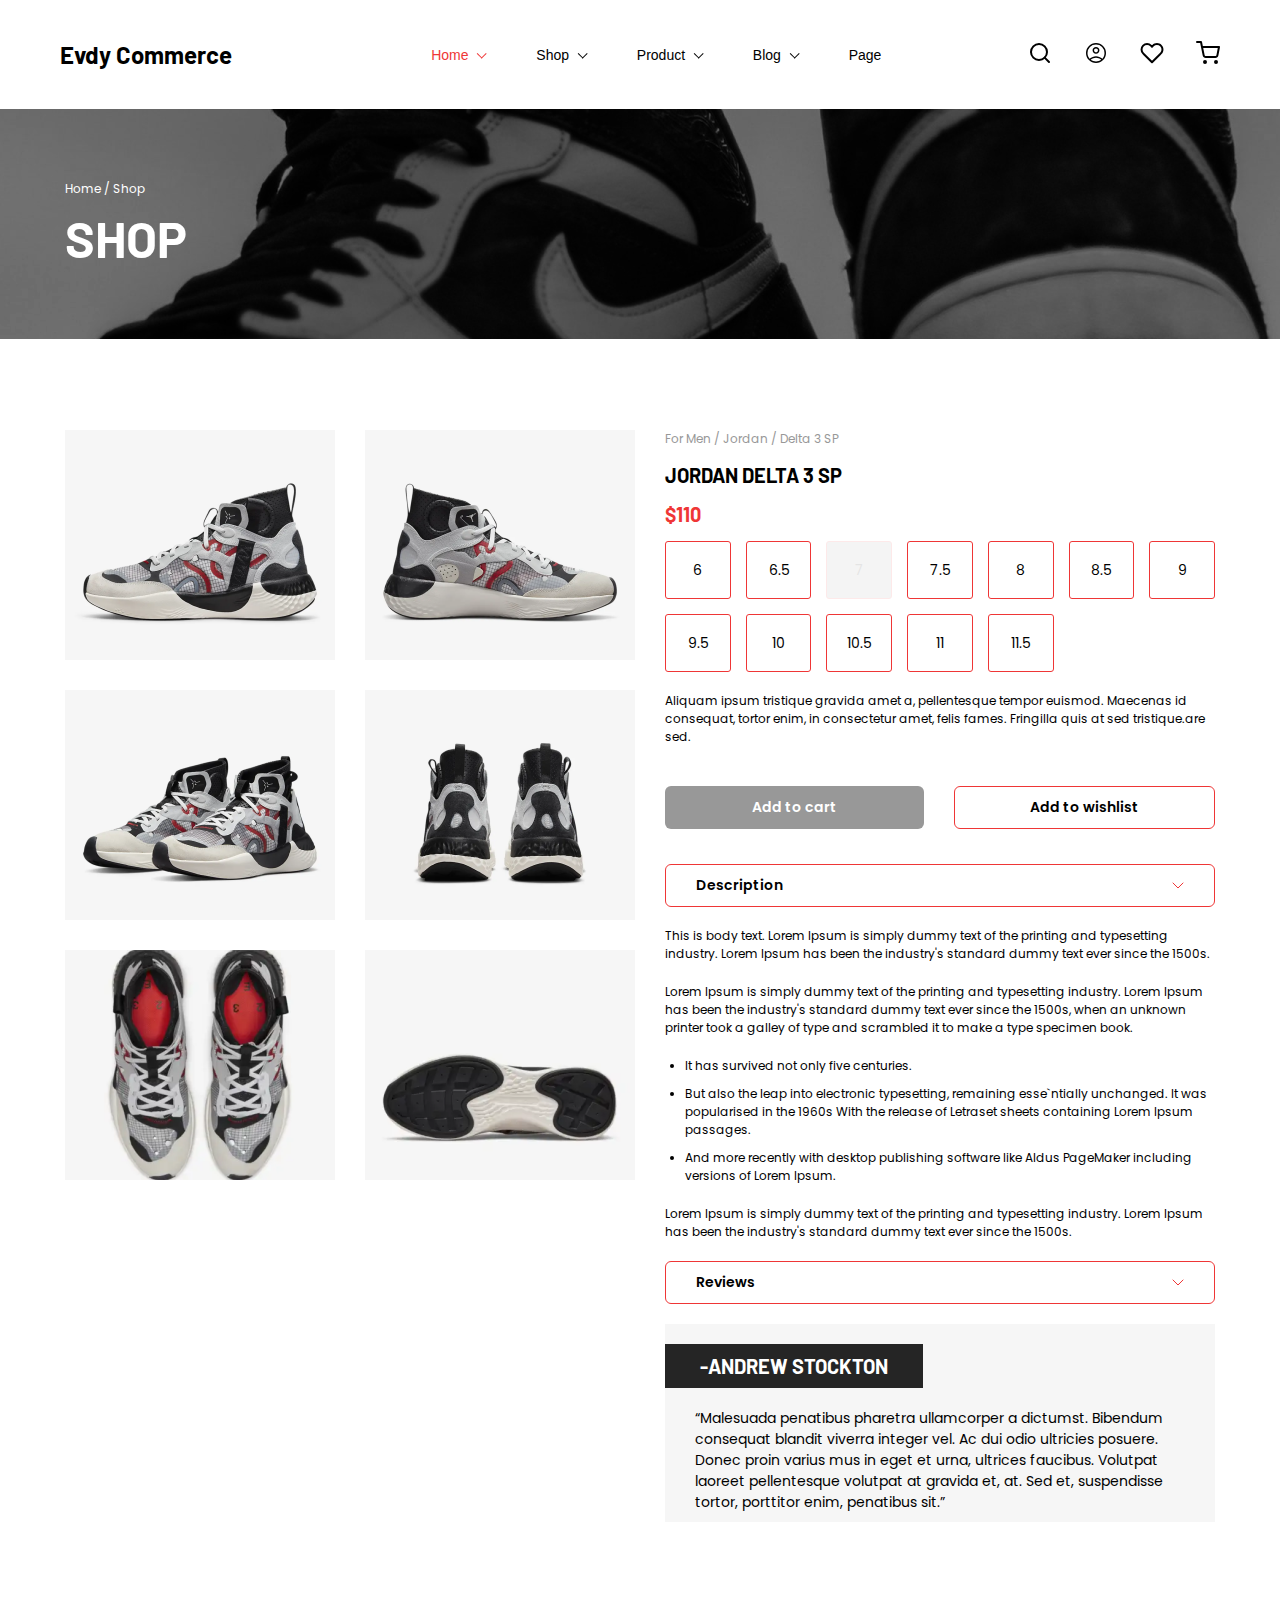
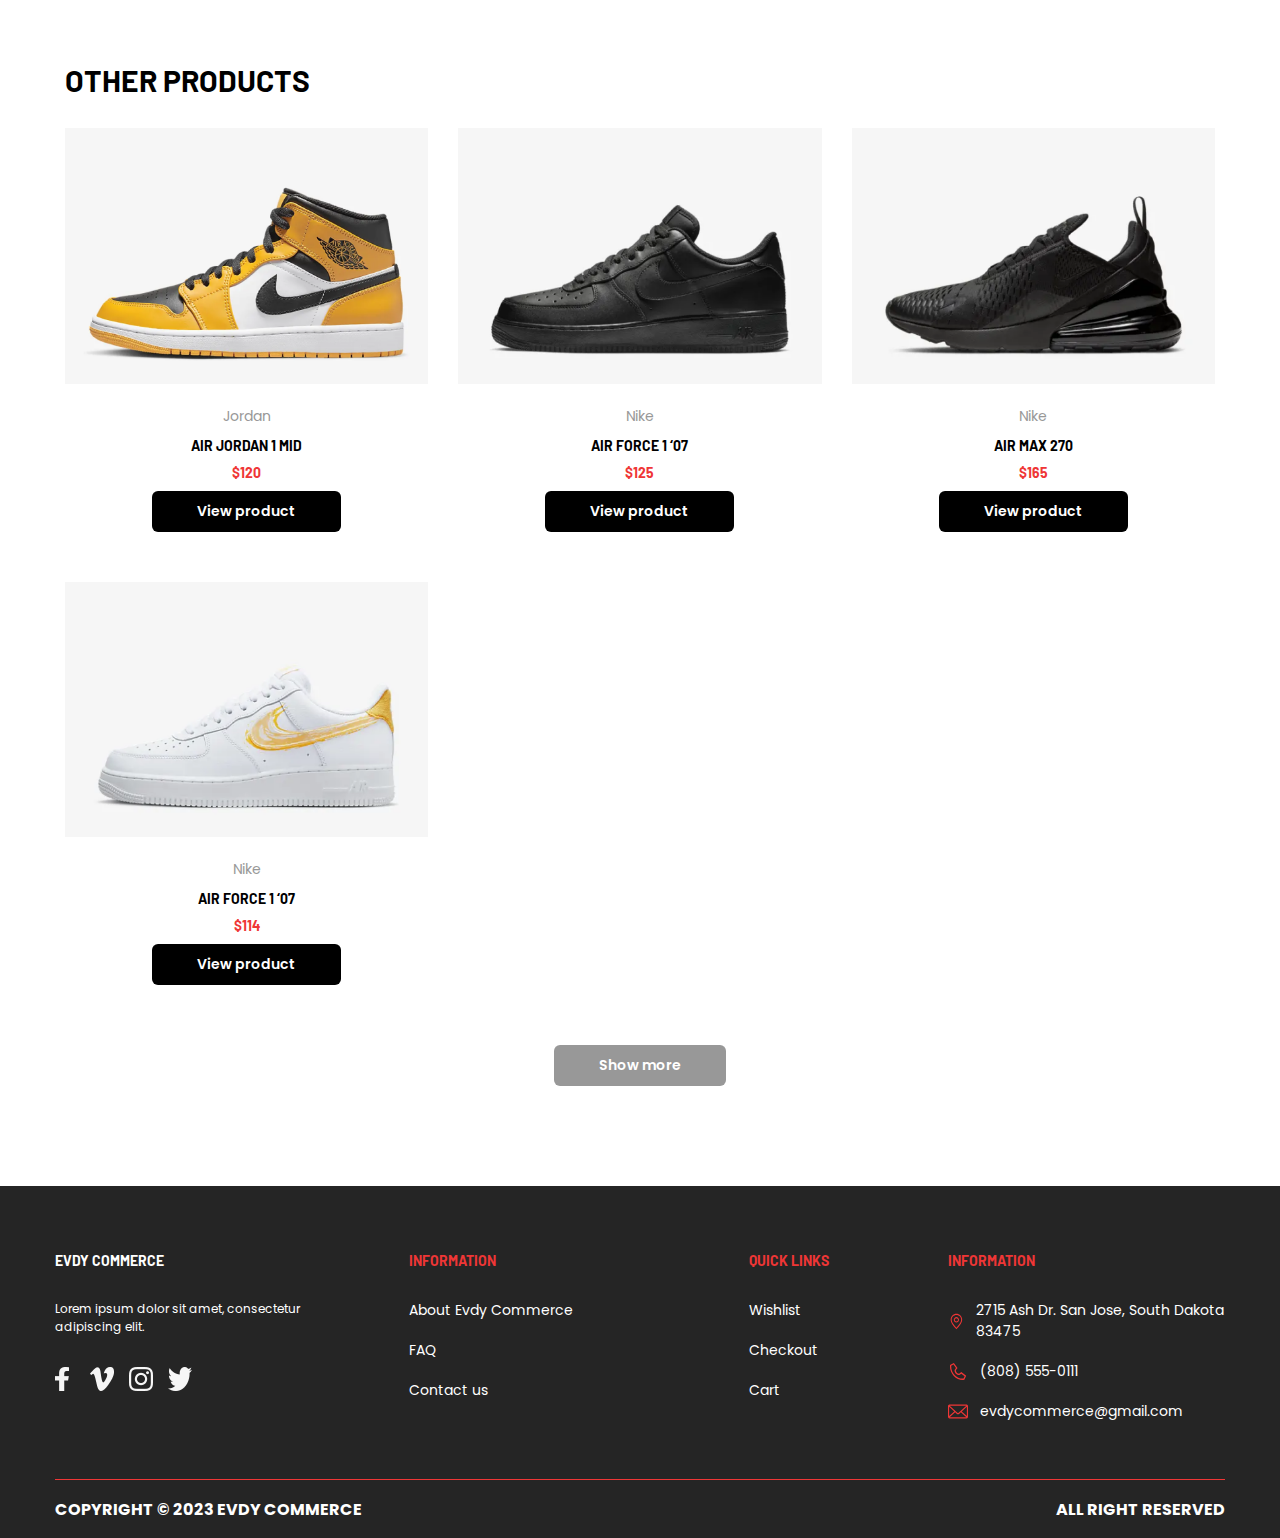
<file: pages/product.html>
<!doctype html>
<html lang="en">
<head>
  <meta charset="UTF-8">
  <meta name="viewport"
        content="width=device-width, user-scalable=no, initial-scale=1.0, maximum-scale=1.0, minimum-scale=1.0">
  <meta http-equiv="X-UA-Compatible" content="ie=edge">
  <link rel="stylesheet" href="../styles/style.css">
  <script src="../scripts/app.js" defer></script>
  <title>Product</title>
</head>
<body>

<header class="header">
  <div class="container">
    <div class="header__inner">
      <div class="header__logo">
        Evdy Commerce
      </div>

      <div class="header__nav">
        <nav class="header__dropdowns">
          <ul class="header__dropdown-list">

            <li class="header__dropdown">
              <a href="#" class="header__link active">Home</a>
              <span class="header__drop-icon"></span>
            </li>

            <li class="header__dropdown">
              <a href="#" class="header__link">Shop</a>
              <span class="header__drop-icon"></span>
            </li>

            <li class="header__dropdown">
              <a href="#" class="header__link">Product</a>
              <span class="header__drop-icon"></span>
            </li>

            <li class="header__dropdown">
              <a href="#" class="header__link">Blog</a>
              <span class="header__drop-icon"></span>
            </li>

            <li class="header__dropdown">
              <a href="#" class="header__link">Page</a>
            </li>

          </ul>
        </nav>

        <ul class="header__actions">
          <li class="header__action">
            <button class="header__btn">
              <svg class="header__icon" width="24" height="24" viewBox="0 0 24 24" fill="none" stroke="black"
                   xmlns="http://www.w3.org/2000/svg">
                <rect width="24" height="24" fill="#F5F5F5"/>
                <g id="Landing" clip-path="url(#clip0_5_91)">
                  <rect width="1920" height="5119" transform="translate(-1408 -40)" fill="white"/>
                  <g id="Header / Default">
                    <rect id="Rectangle 33" x="-1408" y="-40" width="1920" height="104" fill="white"/>
                    <g id="Frame 7">
                      <g id="search">
                        <path id="Vector"
                              d="M11 19C15.4183 19 19 15.4183 19 11C19 6.58172 15.4183 3 11 3C6.58172 3 3 6.58172 3 11C3 15.4183 6.58172 19 11 19Z"
                              stroke="black" stroke-width="2" stroke-linecap="round" stroke-linejoin="round"/>
                        <path id="Vector_2" d="M21 21L16.65 16.65" stroke="black" stroke-width="2"
                              stroke-linecap="round"
                              stroke-linejoin="round"/>
                      </g>
                    </g>
                  </g>
                </g>
                <defs>
                  <clipPath id="clip0_5_91">
                    <rect width="1920" height="5119" fill="white" transform="translate(-1408 -40)"/>
                  </clipPath>
                </defs>
              </svg>

            </button>
          </li>

          <li class="header__action">
            <button class="header__btn">
              <svg class="header__icon" xmlns="http://www.w3.org/2000/svg" height="24" viewBox="0 -960 960 960"
                   width="24">
                <path d="M222-255q63-44 125-67.5T480-346q71 0 133.5 23.5T739-255q44-54 62.5-109T820-480q0-145-97.5-242.5T480-820q-145 0-242.5 97.5T140-480q0 61 19 116t63 109Zm257.814-195Q422-450 382.5-489.686q-39.5-39.686-39.5-97.5t39.686-97.314q39.686-39.5 97.5-39.5t97.314 39.686q39.5 39.686 39.5 97.5T577.314-489.5q-39.686 39.5-97.5 39.5Zm.654 370Q398-80 325-111.5q-73-31.5-127.5-86t-86-127.266Q80-397.532 80-480.266T111.5-635.5q31.5-72.5 86-127t127.266-86q72.766-31.5 155.5-31.5T635.5-848.5q72.5 31.5 127 86t86 127.032q31.5 72.532 31.5 155T848.5-325q-31.5 73-86 127.5t-127.032 86q-72.532 31.5-155 31.5ZM480-140q55 0 107.5-16T691-212q-51-36-104-55t-107-19q-54 0-107 19t-104 55q51 40 103.5 56T480-140Zm0-370q34 0 55.5-21.5T557-587q0-34-21.5-55.5T480-664q-34 0-55.5 21.5T403-587q0 34 21.5 55.5T480-510Zm0-77Zm0 374Z"/>
              </svg>
            </button>
          </li>

          <li class="header__action">
            <button class="header__btn">
              <svg class="header__icon" stroke="black" width="24" height="24" viewBox="0 0 24 24" fill="none"
                   xmlns="http://www.w3.org/2000/svg">
                <g id="heart">
                  <path id="Vector"
                        d="M20.84 4.60999C20.3292 4.099 19.7228 3.69364 19.0554 3.41708C18.3879 3.14052 17.6725 2.99817 16.95 2.99817C16.2275 2.99817 15.5121 3.14052 14.8446 3.41708C14.1772 3.69364 13.5708 4.099 13.06 4.60999L12 5.66999L10.94 4.60999C9.9083 3.5783 8.50903 2.9987 7.05 2.9987C5.59096 2.9987 4.19169 3.5783 3.16 4.60999C2.1283 5.64169 1.54871 7.04096 1.54871 8.49999C1.54871 9.95903 2.1283 11.3583 3.16 12.39L4.22 13.45L12 21.23L19.78 13.45L20.84 12.39C21.351 11.8792 21.7563 11.2728 22.0329 10.6053C22.3095 9.93789 22.4518 9.22248 22.4518 8.49999C22.4518 7.77751 22.3095 7.0621 22.0329 6.39464C21.7563 5.72718 21.351 5.12075 20.84 4.60999V4.60999Z"
                        stroke="black" stroke-width="2" stroke-linecap="round" stroke-linejoin="round"/>
                </g>
              </svg>

            </button>
          </li>

          <li class="header__action">
            <button class="header__btn">
              <svg class="header__icon" width="24" height="24" viewBox="0 0 24 24" fill="none"
                   xmlns="http://www.w3.org/2000/svg">
                <g id="shopping-cart">
                  <path id="Vector"
                        d="M9 22C9.55228 22 10 21.5523 10 21C10 20.4477 9.55228 20 9 20C8.44772 20 8 20.4477 8 21C8 21.5523 8.44772 22 9 22Z"
                        stroke="black" stroke-width="2" stroke-linecap="round" stroke-linejoin="round"/>
                  <path id="Vector_2"
                        d="M20 22C20.5523 22 21 21.5523 21 21C21 20.4477 20.5523 20 20 20C19.4477 20 19 20.4477 19 21C19 21.5523 19.4477 22 20 22Z"
                        stroke="black" stroke-width="2" stroke-linecap="round" stroke-linejoin="round"/>
                  <path id="Vector_3"
                        d="M1 1H5L7.68 14.39C7.77144 14.8504 8.02191 15.264 8.38755 15.5583C8.75318 15.8526 9.2107 16.009 9.68 16H19.4C19.8693 16.009 20.3268 15.8526 20.6925 15.5583C21.0581 15.264 21.3086 14.8504 21.4 14.39L23 6H6"
                        stroke="black" stroke-width="2" stroke-linecap="round" stroke-linejoin="round"/>
                </g>
              </svg>

            </button>
          </li>
        </ul>
      </div>

      <button class="header__hamburger-menu">
        <span class="header__hamburger-bar"></span>
      </button>

      <div class="header__mobile-nav">
        <nav class="header__dropdowns header__dropdowns--mobile">
          <ul class="header__dropdown-list header__dropdown-list--mobile">

            <li class="header__dropdown header__dropdown--mobile">
              <a href="#" class="header__link header__link--mobile active">Home</a>
              <span class="header__drop-icon header__drop-icon--mobile"></span>
            </li>

            <li class="header__dropdown header__dropdown--mobile">
              <a href="#" class="header__link header__link--mobile">Shop</a>
              <span class="header__drop-icon header__drop-icon--mobile"></span>
            </li>

            <li class="header__dropdown header__dropdown--mobile">
              <a href="#" class="header__link header__link--mobile">Product</a>
              <span class="header__drop-icon header__drop-icon--mobile"></span>
            </li>

            <li class="header__dropdown header__dropdown--mobile">
              <a href="#" class="header__link header__link--mobile">Blog</a>
              <span class="header__drop-icon header__drop-icon--mobile"></span>
            </li>

            <li class="header__dropdown header__dropdown--mobile">
              <a href="#" class="header__link header__link--mobile">Page</a>
            </li>

          </ul>
        </nav>

        <ul class="header__actions header__actions--mobile">
          <li class="header__action">
            <button class="header__btn">
              <svg class="header__icon" width="24" height="24" viewBox="0 0 24 24" fill="none" stroke="none"
                   xmlns="http://www.w3.org/2000/svg">
                <rect width="24" height="24" fill="none"/>
                <g id="Landing" clip-path="url(#clip0_5_91)">
                  <rect width="1920" height="5119" transform="translate(-1408 -40)" fill="none"/>
                  <g id="Header / Default">
                    <rect id="Rectangle 33" x="-1408" y="-40" width="1920" height="104" fill="none"/>
                    <g id="Frame 7">
                      <g id="search">
                        <path id="Vector"
                              d="M11 19C15.4183 19 19 15.4183 19 11C19 6.58172 15.4183 3 11 3C6.58172 3 3 6.58172 3 11C3 15.4183 6.58172 19 11 19Z"
                              stroke="white" stroke-width="2" stroke-linecap="round" stroke-linejoin="round"/>
                        <path id="Vector_2" d="M21 21L16.65 16.65" stroke="white" stroke-width="2"
                              stroke-linecap="round"
                              stroke-linejoin="round"/>
                      </g>
                    </g>
                  </g>
                </g>
                <defs>
                  <clipPath id="clip0_5_91">
                    <rect width="1920" height="5119" fill="white" transform="translate(-1408 -40)"/>
                  </clipPath>
                </defs>
              </svg>

            </button>
          </li>

          <li class="header__action">
            <button class="header__btn">
              <svg class="header__icon" xmlns="http://www.w3.org/2000/svg" height="24" viewBox="0 -960 960 960"
                   width="24">
                <path fill="white" stroke="white"
                      d="M222-255q63-44 125-67.5T480-346q71 0 133.5 23.5T739-255q44-54 62.5-109T820-480q0-145-97.5-242.5T480-820q-145 0-242.5 97.5T140-480q0 61 19 116t63 109Zm257.814-195Q422-450 382.5-489.686q-39.5-39.686-39.5-97.5t39.686-97.314q39.686-39.5 97.5-39.5t97.314 39.686q39.5 39.686 39.5 97.5T577.314-489.5q-39.686 39.5-97.5 39.5Zm.654 370Q398-80 325-111.5q-73-31.5-127.5-86t-86-127.266Q80-397.532 80-480.266T111.5-635.5q31.5-72.5 86-127t127.266-86q72.766-31.5 155.5-31.5T635.5-848.5q72.5 31.5 127 86t86 127.032q31.5 72.532 31.5 155T848.5-325q-31.5 73-86 127.5t-127.032 86q-72.532 31.5-155 31.5ZM480-140q55 0 107.5-16T691-212q-51-36-104-55t-107-19q-54 0-107 19t-104 55q51 40 103.5 56T480-140Zm0-370q34 0 55.5-21.5T557-587q0-34-21.5-55.5T480-664q-34 0-55.5 21.5T403-587q0 34 21.5 55.5T480-510Zm0-77Zm0 374Z"/>
              </svg>
            </button>
          </li>

          <li class="header__action">
            <button class="header__btn">
              <svg class="header__icon" stroke="white" width="24" height="24" viewBox="0 0 24 24" fill="none"
                   xmlns="http://www.w3.org/2000/svg">
                <g id="heart">
                  <path id="Vector"
                        d="M20.84 4.60999C20.3292 4.099 19.7228 3.69364 19.0554 3.41708C18.3879 3.14052 17.6725 2.99817 16.95 2.99817C16.2275 2.99817 15.5121 3.14052 14.8446 3.41708C14.1772 3.69364 13.5708 4.099 13.06 4.60999L12 5.66999L10.94 4.60999C9.9083 3.5783 8.50903 2.9987 7.05 2.9987C5.59096 2.9987 4.19169 3.5783 3.16 4.60999C2.1283 5.64169 1.54871 7.04096 1.54871 8.49999C1.54871 9.95903 2.1283 11.3583 3.16 12.39L4.22 13.45L12 21.23L19.78 13.45L20.84 12.39C21.351 11.8792 21.7563 11.2728 22.0329 10.6053C22.3095 9.93789 22.4518 9.22248 22.4518 8.49999C22.4518 7.77751 22.3095 7.0621 22.0329 6.39464C21.7563 5.72718 21.351 5.12075 20.84 4.60999V4.60999Z"
                        stroke="white" stroke-width="2" stroke-linecap="round" stroke-linejoin="round"/>
                </g>
              </svg>

            </button>
          </li>

          <li class="header__action">
            <button class="header__btn">
              <svg class="header__icon" width="24" height="24" viewBox="0 0 24 24" fill="none"
                   xmlns="http://www.w3.org/2000/svg">
                <g id="shopping-cart">
                  <path id="Vector"
                        d="M9 22C9.55228 22 10 21.5523 10 21C10 20.4477 9.55228 20 9 20C8.44772 20 8 20.4477 8 21C8 21.5523 8.44772 22 9 22Z"
                        stroke="white" stroke-width="2" stroke-linecap="round" stroke-linejoin="round"/>
                  <path id="Vector_2"
                        d="M20 22C20.5523 22 21 21.5523 21 21C21 20.4477 20.5523 20 20 20C19.4477 20 19 20.4477 19 21C19 21.5523 19.4477 22 20 22Z"
                        stroke="white" stroke-width="2" stroke-linecap="round" stroke-linejoin="round"/>
                  <path id="Vector_3"
                        d="M1 1H5L7.68 14.39C7.77144 14.8504 8.02191 15.264 8.38755 15.5583C8.75318 15.8526 9.2107 16.009 9.68 16H19.4C19.8693 16.009 20.3268 15.8526 20.6925 15.5583C21.0581 15.264 21.3086 14.8504 21.4 14.39L23 6H6"
                        stroke="white" stroke-width="2" stroke-linecap="round" stroke-linejoin="round"/>
                </g>
              </svg>

            </button>
          </li>
        </ul>
      </div>

    </div>
  </div>
</header>
<!-- HEADER -->

<section class="main-secondary">
  <img src="../img/main-secondary/product.png" alt="Product picture" class="main-secondary__img">
  <div class="container">
    <div class="main-secondary__inner">
      <div class="main-secondary__content">
        <h2 class="main-secondary__subtitle">Home / Shop</h2>
        <h1 class="main-secondary__title">Shop</h1>
      </div>
    </div>
  </div>
</section>
<!-- MAIN SECONDARY -->

<main class="product">
  <div class="container">
    <div class="product__inner">
      <div class="product__left">
        <div class="product__left-item">
          <img src="../img/product/1.png" alt="1" class="product__left-item-img">
        </div>

        <div class="product__left-item">
          <img src="../img/product/2.png" alt="2" class="product__left-item-img">
        </div>

        <div class="product__left-item">
          <img src="../img/product/3.png" alt="3" class="product__left-item-img">
        </div>

        <div class="product__left-item">
          <img src="../img/product/4.png" alt="4" class="product__left-item-img">
        </div>

        <div class="product__left-item">
          <img src="../img/product/5.png" alt="5" class="product__left-item-img">
        </div>

        <div class="product__left-item">
          <img src="../img/product/6.png" alt="6" class="product__left-item-img">
        </div>
      </div>

      <div class="product__right">
        <div class="product__categories">For Men / Jordan / Delta 3 SP</div>
        <h2 class="product__title">Jordan Delta 3 SP</h2>
        <div class="product__price">$110</div>
        <ul class="product__sizes">
          <li class="product__size-item">6</li>
          <li class="product__size-item">6.5</li>
          <li class="product__size-item selected">7</li>
          <li class="product__size-item">7.5</li>
          <li class="product__size-item">8</li>
          <li class="product__size-item">8.5</li>
          <li class="product__size-item">9</li>
          <li class="product__size-item">9.5</li>
          <li class="product__size-item">10</li>
          <li class="product__size-item">10.5</li>
          <li class="product__size-item">11</li>
          <li class="product__size-item">11.5</li>
        </ul>
        <p class="product__text">Aliquam ipsum tristique gravida amet a, pellentesque tempor euismod. Maecenas id
          consequat, tortor enim, in consectetur amet, felis fames. Fringilla quis at sed tristique.are sed.</p>

        <div class="product__actions">
          <button class="btn btn--grey product__add-to-cart-btn">Add to cart</button>
          <button class="btn btn--transparent-red product__add-to-wishlist-btn">Add to wishlist</button>
        </div>

        <div class="product__dropdown">
          <div class="product__dropdown-head">
            <span class="product__dropdown-head-title">Description</span>
            <svg class="product__dropdown-head-icon" width="12" height="7" viewBox="0 0 12 7" fill="none"
                 xmlns="http://www.w3.org/2000/svg">
              <path d="M1 1L6 6L11 1" stroke="#EF3636" stroke-linecap="round" stroke-linejoin="round"/>
            </svg>
          </div>
          <div class="product__dropdown-content">
            <p class="product__text">This is body text. Lorem Ipsum is simply dummy text of the printing and typesetting
              industry. Lorem Ipsum has been the industry's standard dummy text ever since the 1500s.</p>
            <p class="product__text">Lorem Ipsum is simply dummy text of the printing and typesetting industry. Lorem
              Ipsum has been the industry's standard dummy text ever since the 1500s, when an unknown printer took a
              galley of type and scrambled it to make a type specimen book.</p>

            <ul class="product__text-list">
              <li class="product__text-list-item">It has survived not only five centuries.</li>
              <li class="product__text-list-item">But also the leap into electronic typesetting, remaining esse`ntially
                unchanged. It was popularised in the 1960s With the release of Letraset sheets containing Lorem Ipsum
                passages.
              </li>
              <li class="product__text-list-item">And more recently with desktop publishing software like Aldus
                PageMaker including versions of Lorem Ipsum.
              </li>
            </ul>

            <p class="product__text">Lorem Ipsum is simply dummy text of the printing and typesetting industry. Lorem
              Ipsum has been the industry's standard dummy text ever since the 1500s. </p>

          </div>
        </div>

        <div class="product__dropdown">
          <div class="product__dropdown-head">
            <span class="product__dropdown-head-title">Reviews</span>
            <svg class="product__dropdown-head-icon" width="12" height="7" viewBox="0 0 12 7" fill="none"
                 xmlns="http://www.w3.org/2000/svg">
              <path d="M1 1L6 6L11 1" stroke="#EF3636" stroke-linecap="round" stroke-linejoin="round"/>
            </svg>
          </div>
          <div class="product__dropdown-content">
            <div class="product__article-quote">
              <p class="product__article-author">-Andrew Stockton</p>
              <blockquote class="product__article-text">
                “Malesuada penatibus pharetra ullamcorper a dictumst. Bibendum consequat blandit viverra integer vel. Ac
                dui odio ultricies posuere. Donec proin varius mus in eget et urna, ultrices faucibus. Volutpat laoreet
                pellentesque volutpat at gravida et, at. Sed et, suspendisse tortor, porttitor enim, penatibus sit.”
              </blockquote>
            </div>
          </div>
        </div>

      </div>
    </div>
  </div>
</main>

<section class="our-products">
  <div class="container">
    <div class="our-products__inner">
      <h2 class="our-products__heading">
        other products
      </h2>

      <main class="our-products__items">
        <div class="our-products__product-item">
          <img src="../img/our-products/1.png" alt="1" class="our-products__img">
          <div class="our-products__description">
            <h3 class="our-products__brand">Jordan</h3>
            <h4 class="our-products__name">Air jordan 1 mid</h4>
            <span class="our-products__price">$120</span>
          </div>
          <div class="our-products__actions">
            <button class="our-products__btn btn btn--black">View product</button>
          </div>
        </div>

        <div class="our-products__product-item">
          <img src="../img/our-products/2.png" alt="2" class="our-products__img">
          <div class="our-products__description">
            <h3 class="our-products__brand">Nike</h3>
            <h4 class="our-products__name">Air force 1 ‘07</h4>
            <span class="our-products__price">$125</span>
          </div>
          <div class="our-products__actions">
            <button class="our-products__btn btn btn--black">View product</button>
          </div>
        </div>

        <div class="our-products__product-item">
          <img src="../img/our-products/3.png" alt="3" class="our-products__img">
          <div class="our-products__description">
            <h3 class="our-products__brand">Nike</h3>
            <h4 class="our-products__name">air max 270</h4>
            <span class="our-products__price">$165</span>
          </div>
          <div class="our-products__actions">
            <button class="our-products__btn btn btn--black">View product</button>
          </div>
        </div>

        <div class="our-products__product-item">
          <img src="../img/our-products/4.png" alt="4" class="our-products__img">
          <div class="our-products__description">
            <h3 class="our-products__brand">Nike</h3>
            <h4 class="our-products__name">Air force 1 ‘07</h4>
            <span class="our-products__price">$114</span>
          </div>
          <div class="our-products__actions">
            <button class="our-products__btn btn btn--black">View product</button>
          </div>
        </div>
      </main>

      <div class="our-products__show-more-wrapper">
        <button class="our-products__show-more btn btn--grey">Show more</button>
      </div>

    </div>
  </div>
</section>
<!-- OUR PRODUCTS -->

<footer class="footer">
  <div class="container">
    <div class="footer__inner">

      <div class="footer__main">

        <div class="footer__col footer__col--1">
          <h2 class="footer__heading">Evdy Commerce</h2>
          <p class="footer__text-small">Lorem ipsum dolor sit amet, consectetur adipiscing elit.</p>
          <div class="footer__links-social">
            <a href="#" class="footer__link-social">
              <img src="../icons/links.png" alt="Links">
            </a>
          </div>
        </div>

        <div class="footer__col footer__col--2">
          <div class="footer__heading footer__heading--red">Information</div>

          <div class="footer__links">
            <a href="#" class="footer__link">About Evdy Commerce</a>
            <a href="#" class="footer__link">FAQ</a>
            <a href="#" class="footer__link">Contact us</a>
          </div>

        </div>

        <div class="footer__col footer__col--3">
          <div class="footer__heading footer__heading--red">Quick Links</div>

          <div class="footer__links">
            <a href="#" class="footer__link">Wishlist</a>
            <a href="#" class="footer__link">Checkout</a>
            <a href="#" class="footer__link">Cart</a>
          </div>

        </div>

        <div class="footer__col footer__col--4">
          <div class="footer__heading footer__heading--red">Information</div>

          <div class="footer__links">
            <a href="#" class="footer__link">
              <svg width="20" height="21" viewBox="0 0 20 21" fill="none" xmlns="http://www.w3.org/2000/svg">
                <g id="ep:location">
                  <path id="Vector"
                        d="M15.625 8.53125C15.625 6.96482 15.0324 5.46254 13.9775 4.3549C12.9226 3.24726 11.4919 2.625 10 2.625C8.50819 2.625 7.07745 3.24726 6.02255 4.3549C4.96766 5.46254 4.37503 6.96482 4.37503 8.53125C4.37503 10.9541 6.22128 14.112 10 17.8946C13.7788 14.112 15.625 10.9541 15.625 8.53125ZM10 19.6875C5.41628 15.3129 3.12503 11.5933 3.12503 8.53125C3.12503 6.61672 3.84936 4.7806 5.13867 3.42682C6.42798 2.07304 8.17667 1.3125 10 1.3125C11.8234 1.3125 13.5721 2.07304 14.8614 3.42682C16.1507 4.7806 16.875 6.61672 16.875 8.53125C16.875 11.5933 14.5838 15.3129 10 19.6875Z"
                        fill="#EF3636"/>
                  <path id="Vector_2"
                        d="M10 10.5C10.4973 10.5 10.9742 10.2926 11.3259 9.92337C11.6775 9.55415 11.875 9.05339 11.875 8.53125C11.875 8.0091 11.6775 7.50835 11.3259 7.13913C10.9742 6.76992 10.4973 6.5625 10 6.5625C9.50275 6.5625 9.02584 6.76992 8.67421 7.13913C8.32257 7.50835 8.12503 8.0091 8.12503 8.53125C8.12503 9.05339 8.32257 9.55415 8.67421 9.92337C9.02584 10.2926 9.50275 10.5 10 10.5ZM10 11.8125C9.17123 11.8125 8.37637 11.4668 7.79032 10.8514C7.20427 10.2361 6.87503 9.40149 6.87503 8.53125C6.87503 7.66101 7.20427 6.82641 7.79032 6.21106C8.37637 5.5957 9.17123 5.25 10 5.25C10.8288 5.25 11.6237 5.5957 12.2097 6.21106C12.7958 6.82641 13.125 7.66101 13.125 8.53125C13.125 9.40149 12.7958 10.2361 12.2097 10.8514C11.6237 11.4668 10.8288 11.8125 10 11.8125Z"
                        fill="#EF3636"/>
                </g>
              </svg>

              2715 Ash Dr. San Jose, South Dakota 83475</a>
            <a href="#" class="footer__link">
              <svg width="20" height="21" viewBox="0 0 20 21" fill="none" xmlns="http://www.w3.org/2000/svg">
                <g id="cil:phone">
                  <path id="Vector"
                        d="M2.44668 3.67699L2.47344 3.65944L5.85597 1.90967L9.50687 7.02091L7.82719 9.37263C7.87745 10.2595 8.23565 11.0963 8.83397 11.7245C9.43229 12.3527 10.2292 12.7288 11.0739 12.7816L13.3136 11.0179L18.1814 14.8513L16.5288 18.3733L16.5149 18.403L16.4981 18.431C16.4099 18.5803 16.2868 18.7033 16.1406 18.7884C15.9943 18.8735 15.8297 18.9179 15.6625 18.9174H14.7896C13.1079 18.9174 11.4427 18.5696 9.88896 17.8938C8.33525 17.2181 6.92351 16.2276 5.73436 14.979C4.5452 13.7304 3.60191 12.2481 2.95835 10.6167C2.31479 8.98526 1.98355 7.23674 1.98355 5.47093V4.55444C1.98302 4.37884 2.0253 4.20602 2.10636 4.05243C2.18743 3.89884 2.30459 3.76959 2.44668 3.67699ZM3.23355 5.47093C3.23355 12.1616 8.41762 17.6049 14.7896 17.6049H15.4959L16.6016 15.248L13.3133 12.6585L11.4826 14.1001H11.2743C10.0273 14.0987 8.83189 13.5779 7.95019 12.6521C7.06848 11.7263 6.57253 10.4711 6.57113 9.16185V8.94311L7.94414 7.02087L5.4782 3.56838L3.23355 4.72957V5.47093Z"
                        fill="#EF3636"/>
                </g>
              </svg>
              (808) 555-0111</a>
            <a href="#" class="footer__link">
              <svg width="20" height="21" viewBox="0 0 20 21" fill="none" xmlns="http://www.w3.org/2000/svg">
                <g id="fontisto:email" clip-path="url(#clip0_7_343)">
                  <path id="Vector"
                        d="M13.7367 10.479L18.8625 5.803V15.1016L13.7367 10.479ZM7.13167 11.2709L8.93167 12.9115C9.21417 13.1635 9.5825 13.3158 9.985 13.3158H9.99917H9.99833H10.01C10.4133 13.3158 10.7817 13.1626 11.0675 12.9089L11.065 12.9106L12.865 11.27L18.3367 16.2041H1.6625L7.13167 11.2709ZM1.655 4.69437H18.3467L10.3292 12.0059C10.239 12.0807 10.1274 12.1214 10.0125 12.1214H10.0008H10.0017H9.99C9.87466 12.1215 9.76269 12.0805 9.6725 12.005L9.67333 12.0059L1.655 4.69437ZM1.1375 5.80212L6.2625 10.4781L1.1375 15.0981V5.80212ZM19.1375 3.66625C18.9375 3.56125 18.7025 3.5 18.4533 3.5H1.54917C1.30763 3.50006 1.06942 3.55907 0.853333 3.67238L0.8625 3.668C0.603811 3.80197 0.385956 4.00923 0.233545 4.26636C0.0811339 4.5235 0.000239457 4.82026 0 5.12313L0 15.7736C0.00044117 16.2047 0.16371 16.6179 0.453984 16.9227C0.744257 17.2275 1.13783 17.3989 1.54833 17.3994H18.4508C18.8613 17.3989 19.2549 17.2275 19.5452 16.9227C19.8355 16.6179 19.9987 16.2047 19.9992 15.7736V5.12313C19.9992 4.487 19.65 3.93575 19.1417 3.67063L19.1325 3.66625H19.1375Z"
                        fill="#EF3636"/>
                </g>
                <defs>
                  <clipPath id="clip0_7_343">
                    <rect width="20" height="21" fill="white"/>
                  </clipPath>
                </defs>
              </svg>
              evdycommerce@gmail.com</a>
          </div>

        </div>

      </div>
      <!--      FOOTER MAIN -->
      <div class="footer__copy">
        <p class="footer__copy-text">
          Copyright © 2023 Evdy Commerce
        </p>

        <p class="footer__copy-text">
          All right reserved
        </p>
      </div>
      <!--      FOOTER COPY -->
    </div>
  </div>
</footer>
<!-- FOOTER -->

</body>
</html>
</file>
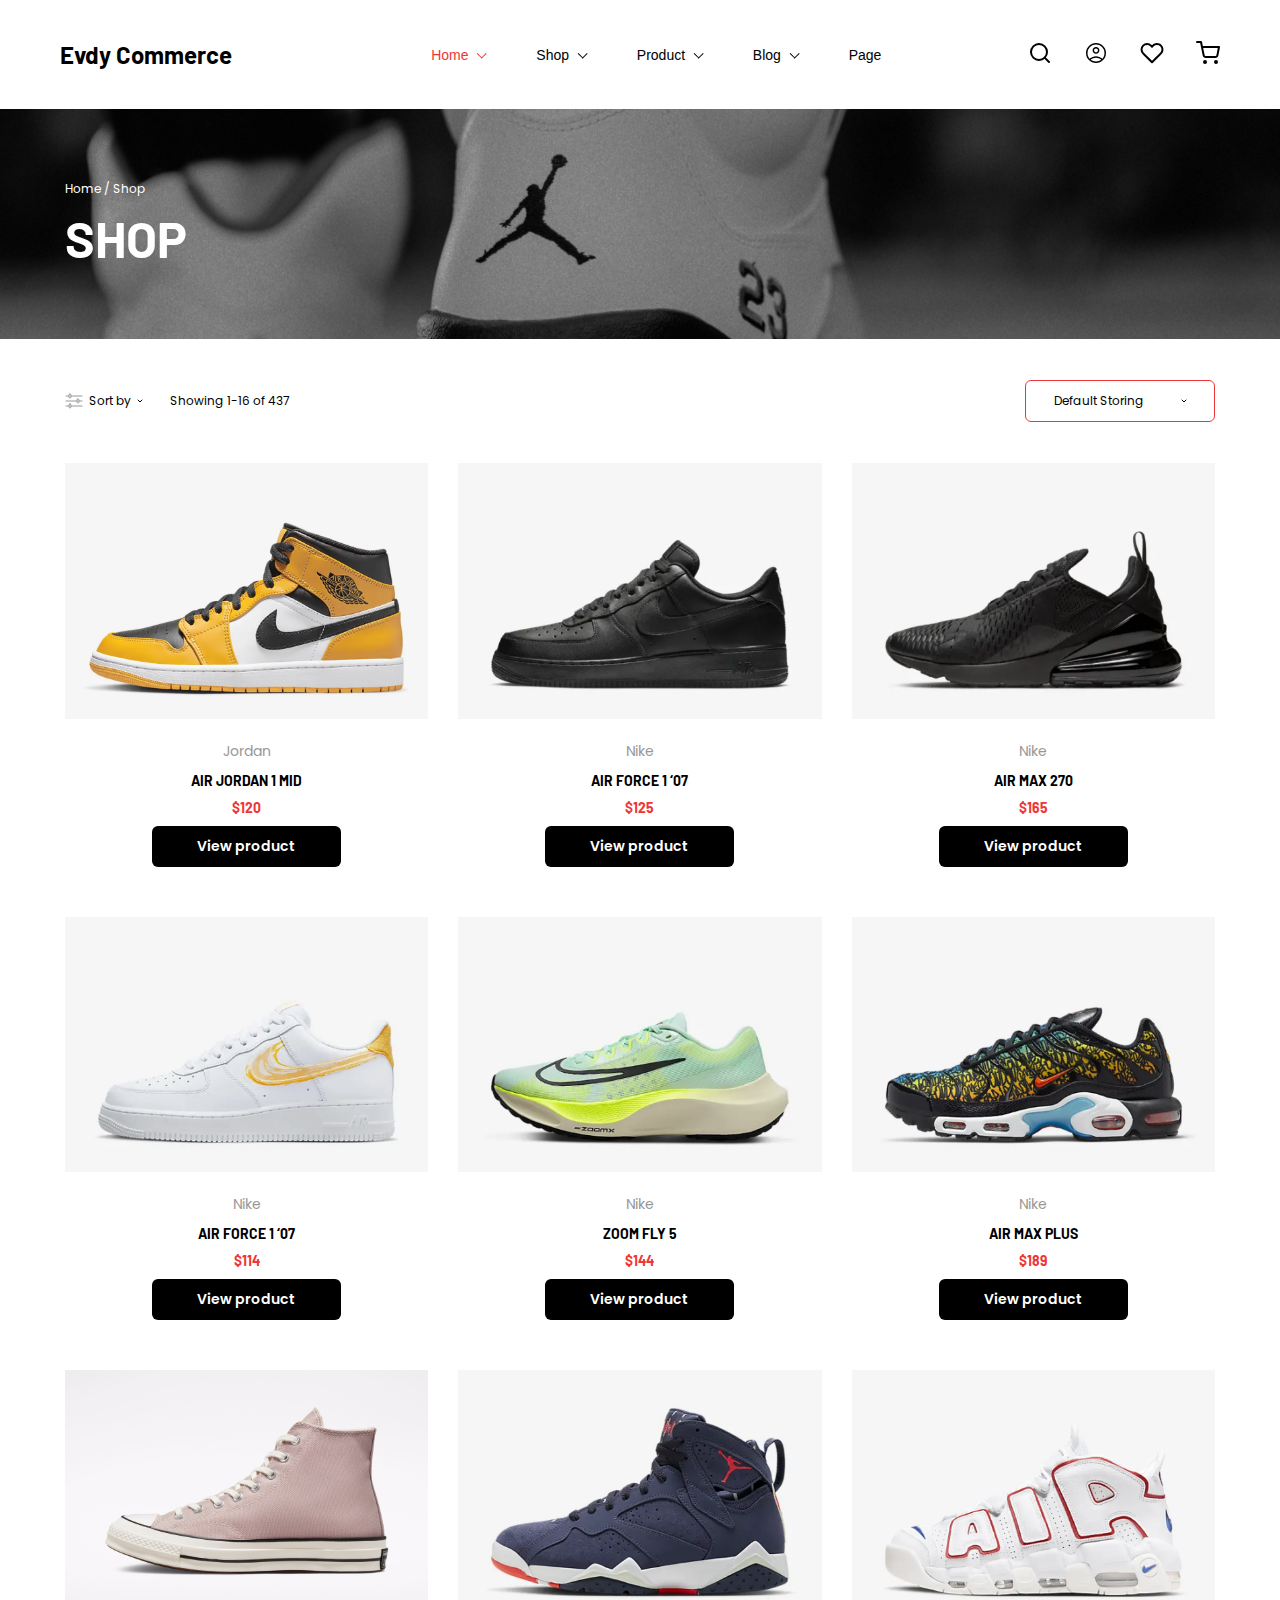
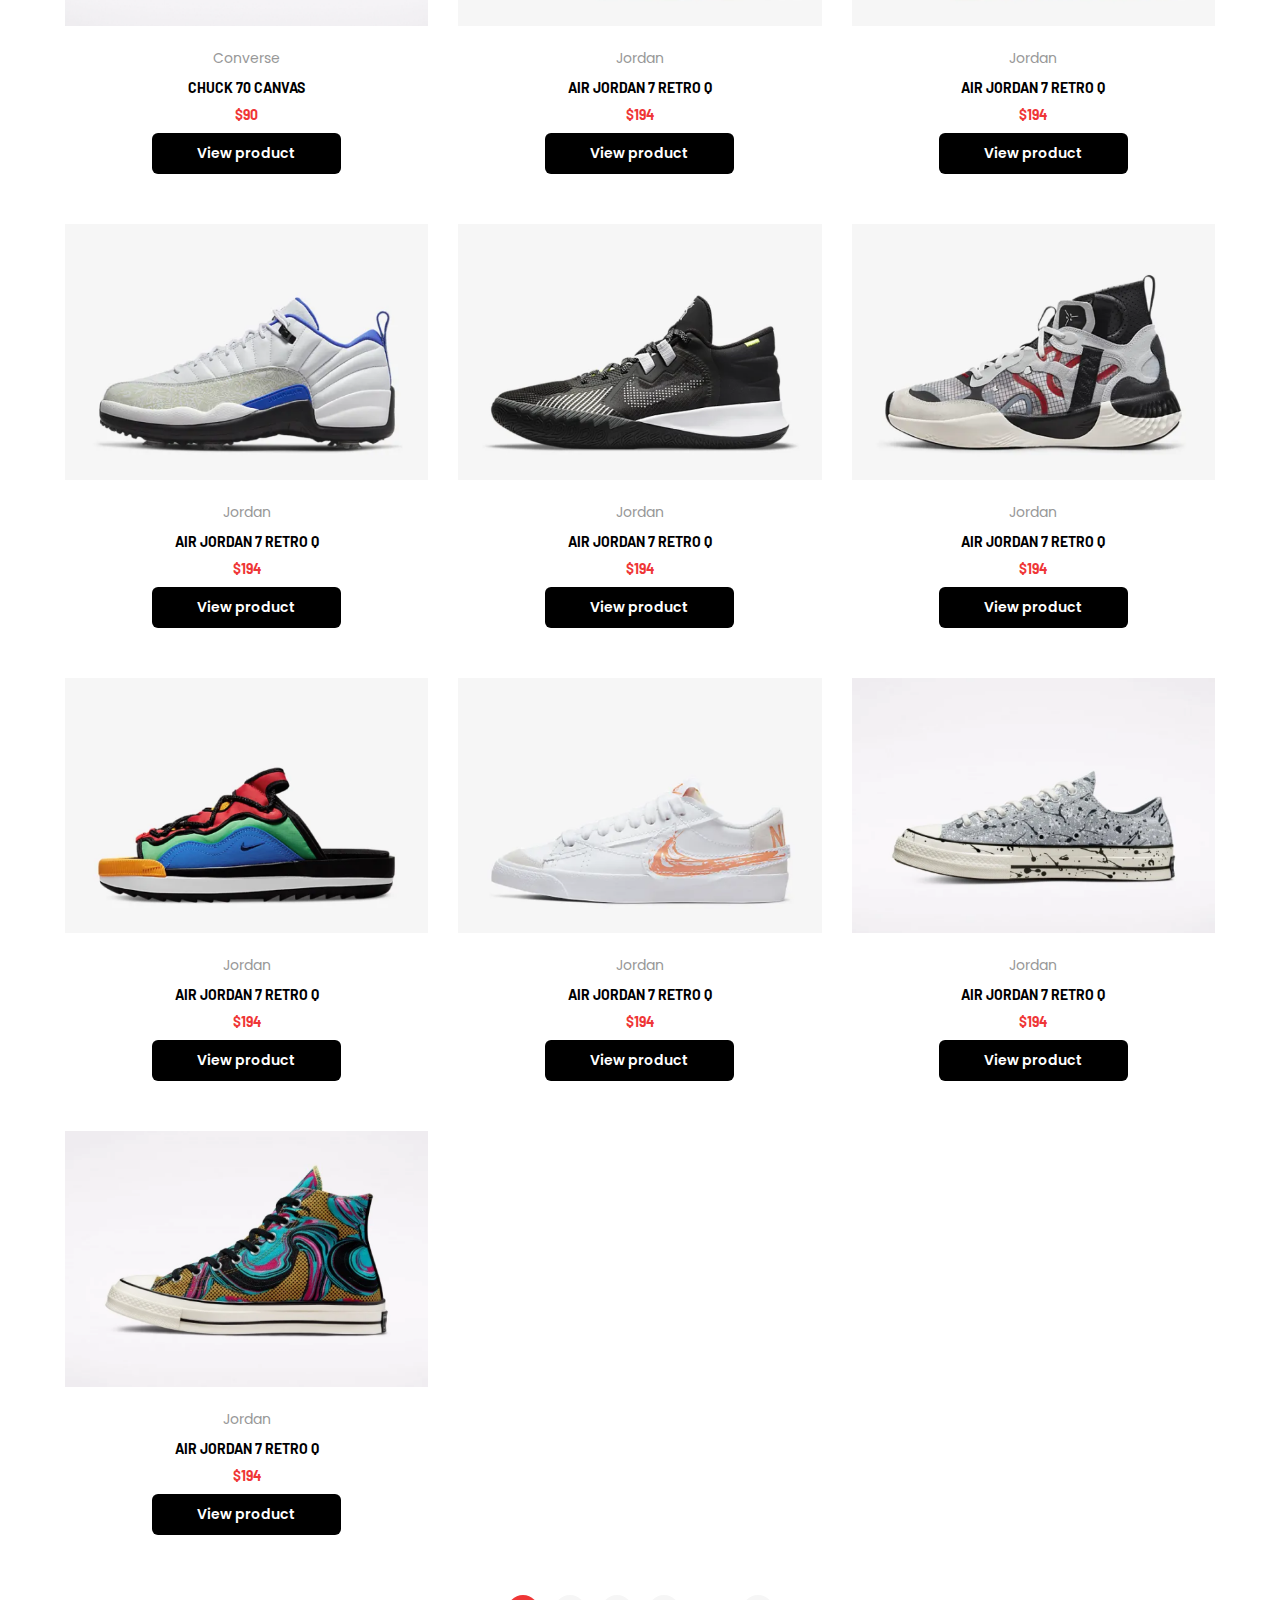
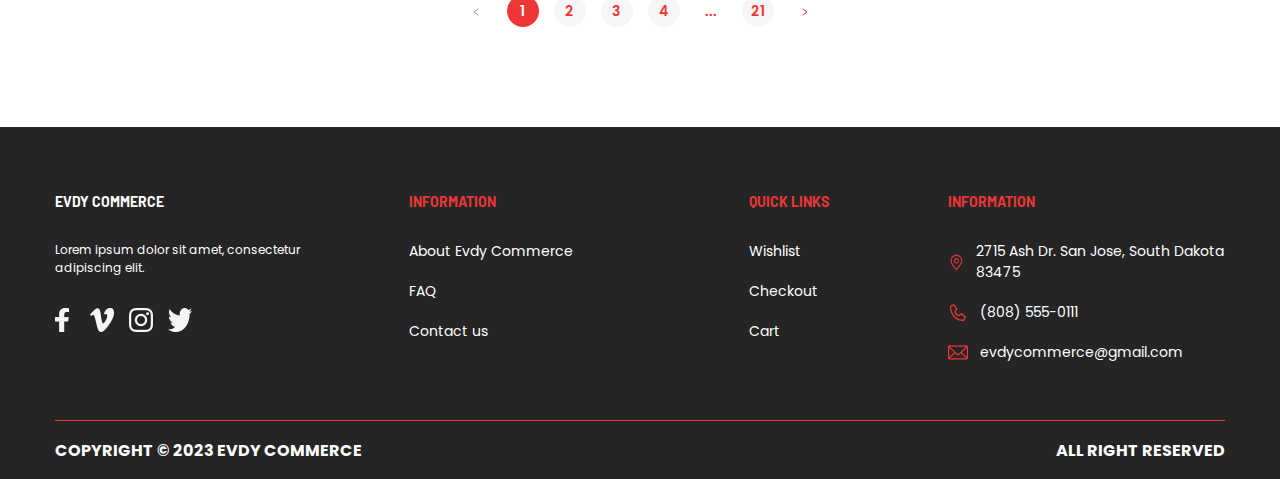
<file: pages/shop.html>
<!doctype html>
<html lang="en">
<head>
  <meta charset="UTF-8">
  <meta name="viewport"
        content="width=device-width, user-scalable=no, initial-scale=1.0, maximum-scale=1.0, minimum-scale=1.0">
  <meta http-equiv="X-UA-Compatible" content="ie=edge">
  <link rel="stylesheet" href="../styles/style.css">
  <script src="../scripts/app.js" defer></script>
  <title>Shop</title>
</head>
<body>
<header class="header">
  <div class="container">
    <div class="header__inner">
      <div class="header__logo">
        Evdy Commerce
      </div>

      <div class="header__nav">
        <nav class="header__dropdowns">
          <ul class="header__dropdown-list">

            <li class="header__dropdown">
              <a href="#" class="header__link active">Home</a>
              <span class="header__drop-icon"></span>
            </li>

            <li class="header__dropdown">
              <a href="#" class="header__link">Shop</a>
              <span class="header__drop-icon"></span>
            </li>

            <li class="header__dropdown">
              <a href="#" class="header__link">Product</a>
              <span class="header__drop-icon"></span>
            </li>

            <li class="header__dropdown">
              <a href="#" class="header__link">Blog</a>
              <span class="header__drop-icon"></span>
            </li>

            <li class="header__dropdown">
              <a href="#" class="header__link">Page</a>
            </li>

          </ul>
        </nav>

        <ul class="header__actions">
          <li class="header__action">
            <button class="header__btn">
              <svg class="header__icon" width="24" height="24" viewBox="0 0 24 24" fill="none" stroke="black"
                   xmlns="http://www.w3.org/2000/svg">
                <rect width="24" height="24" fill="#F5F5F5"/>
                <g id="Landing" clip-path="url(#clip0_5_91)">
                  <rect width="1920" height="5119" transform="translate(-1408 -40)" fill="white"/>
                  <g id="Header / Default">
                    <rect id="Rectangle 33" x="-1408" y="-40" width="1920" height="104" fill="white"/>
                    <g id="Frame 7">
                      <g id="search">
                        <path id="Vector"
                              d="M11 19C15.4183 19 19 15.4183 19 11C19 6.58172 15.4183 3 11 3C6.58172 3 3 6.58172 3 11C3 15.4183 6.58172 19 11 19Z"
                              stroke="black" stroke-width="2" stroke-linecap="round" stroke-linejoin="round"/>
                        <path id="Vector_2" d="M21 21L16.65 16.65" stroke="black" stroke-width="2"
                              stroke-linecap="round"
                              stroke-linejoin="round"/>
                      </g>
                    </g>
                  </g>
                </g>
                <defs>
                  <clipPath id="clip0_5_91">
                    <rect width="1920" height="5119" fill="white" transform="translate(-1408 -40)"/>
                  </clipPath>
                </defs>
              </svg>

            </button>
          </li>

          <li class="header__action">
            <button class="header__btn">
              <svg class="header__icon" xmlns="http://www.w3.org/2000/svg" height="24" viewBox="0 -960 960 960"
                   width="24">
                <path d="M222-255q63-44 125-67.5T480-346q71 0 133.5 23.5T739-255q44-54 62.5-109T820-480q0-145-97.5-242.5T480-820q-145 0-242.5 97.5T140-480q0 61 19 116t63 109Zm257.814-195Q422-450 382.5-489.686q-39.5-39.686-39.5-97.5t39.686-97.314q39.686-39.5 97.5-39.5t97.314 39.686q39.5 39.686 39.5 97.5T577.314-489.5q-39.686 39.5-97.5 39.5Zm.654 370Q398-80 325-111.5q-73-31.5-127.5-86t-86-127.266Q80-397.532 80-480.266T111.5-635.5q31.5-72.5 86-127t127.266-86q72.766-31.5 155.5-31.5T635.5-848.5q72.5 31.5 127 86t86 127.032q31.5 72.532 31.5 155T848.5-325q-31.5 73-86 127.5t-127.032 86q-72.532 31.5-155 31.5ZM480-140q55 0 107.5-16T691-212q-51-36-104-55t-107-19q-54 0-107 19t-104 55q51 40 103.5 56T480-140Zm0-370q34 0 55.5-21.5T557-587q0-34-21.5-55.5T480-664q-34 0-55.5 21.5T403-587q0 34 21.5 55.5T480-510Zm0-77Zm0 374Z"/>
              </svg>
            </button>
          </li>

          <li class="header__action">
            <button class="header__btn">
              <svg class="header__icon" stroke="black" width="24" height="24" viewBox="0 0 24 24" fill="none"
                   xmlns="http://www.w3.org/2000/svg">
                <g id="heart">
                  <path id="Vector"
                        d="M20.84 4.60999C20.3292 4.099 19.7228 3.69364 19.0554 3.41708C18.3879 3.14052 17.6725 2.99817 16.95 2.99817C16.2275 2.99817 15.5121 3.14052 14.8446 3.41708C14.1772 3.69364 13.5708 4.099 13.06 4.60999L12 5.66999L10.94 4.60999C9.9083 3.5783 8.50903 2.9987 7.05 2.9987C5.59096 2.9987 4.19169 3.5783 3.16 4.60999C2.1283 5.64169 1.54871 7.04096 1.54871 8.49999C1.54871 9.95903 2.1283 11.3583 3.16 12.39L4.22 13.45L12 21.23L19.78 13.45L20.84 12.39C21.351 11.8792 21.7563 11.2728 22.0329 10.6053C22.3095 9.93789 22.4518 9.22248 22.4518 8.49999C22.4518 7.77751 22.3095 7.0621 22.0329 6.39464C21.7563 5.72718 21.351 5.12075 20.84 4.60999V4.60999Z"
                        stroke="black" stroke-width="2" stroke-linecap="round" stroke-linejoin="round"/>
                </g>
              </svg>

            </button>
          </li>

          <li class="header__action">
            <button class="header__btn">
              <svg class="header__icon" width="24" height="24" viewBox="0 0 24 24" fill="none"
                   xmlns="http://www.w3.org/2000/svg">
                <g id="shopping-cart">
                  <path id="Vector"
                        d="M9 22C9.55228 22 10 21.5523 10 21C10 20.4477 9.55228 20 9 20C8.44772 20 8 20.4477 8 21C8 21.5523 8.44772 22 9 22Z"
                        stroke="black" stroke-width="2" stroke-linecap="round" stroke-linejoin="round"/>
                  <path id="Vector_2"
                        d="M20 22C20.5523 22 21 21.5523 21 21C21 20.4477 20.5523 20 20 20C19.4477 20 19 20.4477 19 21C19 21.5523 19.4477 22 20 22Z"
                        stroke="black" stroke-width="2" stroke-linecap="round" stroke-linejoin="round"/>
                  <path id="Vector_3"
                        d="M1 1H5L7.68 14.39C7.77144 14.8504 8.02191 15.264 8.38755 15.5583C8.75318 15.8526 9.2107 16.009 9.68 16H19.4C19.8693 16.009 20.3268 15.8526 20.6925 15.5583C21.0581 15.264 21.3086 14.8504 21.4 14.39L23 6H6"
                        stroke="black" stroke-width="2" stroke-linecap="round" stroke-linejoin="round"/>
                </g>
              </svg>

            </button>
          </li>
        </ul>
      </div>

      <button class="header__hamburger-menu">
        <span class="header__hamburger-bar"></span>
      </button>

      <div class="header__mobile-nav">
        <nav class="header__dropdowns header__dropdowns--mobile">
          <ul class="header__dropdown-list header__dropdown-list--mobile">

            <li class="header__dropdown header__dropdown--mobile">
              <a href="#" class="header__link header__link--mobile active">Home</a>
              <span class="header__drop-icon header__drop-icon--mobile"></span>
            </li>

            <li class="header__dropdown header__dropdown--mobile">
              <a href="#" class="header__link header__link--mobile">Shop</a>
              <span class="header__drop-icon header__drop-icon--mobile"></span>
            </li>

            <li class="header__dropdown header__dropdown--mobile">
              <a href="#" class="header__link header__link--mobile">Product</a>
              <span class="header__drop-icon header__drop-icon--mobile"></span>
            </li>

            <li class="header__dropdown header__dropdown--mobile">
              <a href="#" class="header__link header__link--mobile">Blog</a>
              <span class="header__drop-icon header__drop-icon--mobile"></span>
            </li>

            <li class="header__dropdown header__dropdown--mobile">
              <a href="#" class="header__link header__link--mobile">Page</a>
            </li>

          </ul>
        </nav>

        <ul class="header__actions header__actions--mobile">
          <li class="header__action">
            <button class="header__btn">
              <svg class="header__icon" width="24" height="24" viewBox="0 0 24 24" fill="none" stroke="none"
                   xmlns="http://www.w3.org/2000/svg">
                <rect width="24" height="24" fill="none"/>
                <g id="Landing" clip-path="url(#clip0_5_91)">
                  <rect width="1920" height="5119" transform="translate(-1408 -40)" fill="none"/>
                  <g id="Header / Default">
                    <rect id="Rectangle 33" x="-1408" y="-40" width="1920" height="104" fill="none"/>
                    <g id="Frame 7">
                      <g id="search">
                        <path id="Vector"
                              d="M11 19C15.4183 19 19 15.4183 19 11C19 6.58172 15.4183 3 11 3C6.58172 3 3 6.58172 3 11C3 15.4183 6.58172 19 11 19Z"
                              stroke="white" stroke-width="2" stroke-linecap="round" stroke-linejoin="round"/>
                        <path id="Vector_2" d="M21 21L16.65 16.65" stroke="white" stroke-width="2"
                              stroke-linecap="round"
                              stroke-linejoin="round"/>
                      </g>
                    </g>
                  </g>
                </g>
                <defs>
                  <clipPath id="clip0_5_91">
                    <rect width="1920" height="5119" fill="white" transform="translate(-1408 -40)"/>
                  </clipPath>
                </defs>
              </svg>

            </button>
          </li>

          <li class="header__action">
            <button class="header__btn">
              <svg class="header__icon" xmlns="http://www.w3.org/2000/svg" height="24" viewBox="0 -960 960 960"
                   width="24">
                <path fill="white" stroke="white"
                      d="M222-255q63-44 125-67.5T480-346q71 0 133.5 23.5T739-255q44-54 62.5-109T820-480q0-145-97.5-242.5T480-820q-145 0-242.5 97.5T140-480q0 61 19 116t63 109Zm257.814-195Q422-450 382.5-489.686q-39.5-39.686-39.5-97.5t39.686-97.314q39.686-39.5 97.5-39.5t97.314 39.686q39.5 39.686 39.5 97.5T577.314-489.5q-39.686 39.5-97.5 39.5Zm.654 370Q398-80 325-111.5q-73-31.5-127.5-86t-86-127.266Q80-397.532 80-480.266T111.5-635.5q31.5-72.5 86-127t127.266-86q72.766-31.5 155.5-31.5T635.5-848.5q72.5 31.5 127 86t86 127.032q31.5 72.532 31.5 155T848.5-325q-31.5 73-86 127.5t-127.032 86q-72.532 31.5-155 31.5ZM480-140q55 0 107.5-16T691-212q-51-36-104-55t-107-19q-54 0-107 19t-104 55q51 40 103.5 56T480-140Zm0-370q34 0 55.5-21.5T557-587q0-34-21.5-55.5T480-664q-34 0-55.5 21.5T403-587q0 34 21.5 55.5T480-510Zm0-77Zm0 374Z"/>
              </svg>
            </button>
          </li>

          <li class="header__action">
            <button class="header__btn">
              <svg class="header__icon" stroke="white" width="24" height="24" viewBox="0 0 24 24" fill="none"
                   xmlns="http://www.w3.org/2000/svg">
                <g id="heart">
                  <path id="Vector"
                        d="M20.84 4.60999C20.3292 4.099 19.7228 3.69364 19.0554 3.41708C18.3879 3.14052 17.6725 2.99817 16.95 2.99817C16.2275 2.99817 15.5121 3.14052 14.8446 3.41708C14.1772 3.69364 13.5708 4.099 13.06 4.60999L12 5.66999L10.94 4.60999C9.9083 3.5783 8.50903 2.9987 7.05 2.9987C5.59096 2.9987 4.19169 3.5783 3.16 4.60999C2.1283 5.64169 1.54871 7.04096 1.54871 8.49999C1.54871 9.95903 2.1283 11.3583 3.16 12.39L4.22 13.45L12 21.23L19.78 13.45L20.84 12.39C21.351 11.8792 21.7563 11.2728 22.0329 10.6053C22.3095 9.93789 22.4518 9.22248 22.4518 8.49999C22.4518 7.77751 22.3095 7.0621 22.0329 6.39464C21.7563 5.72718 21.351 5.12075 20.84 4.60999V4.60999Z"
                        stroke="white" stroke-width="2" stroke-linecap="round" stroke-linejoin="round"/>
                </g>
              </svg>

            </button>
          </li>

          <li class="header__action">
            <button class="header__btn">
              <svg class="header__icon" width="24" height="24" viewBox="0 0 24 24" fill="none"
                   xmlns="http://www.w3.org/2000/svg">
                <g id="shopping-cart">
                  <path id="Vector"
                        d="M9 22C9.55228 22 10 21.5523 10 21C10 20.4477 9.55228 20 9 20C8.44772 20 8 20.4477 8 21C8 21.5523 8.44772 22 9 22Z"
                        stroke="white" stroke-width="2" stroke-linecap="round" stroke-linejoin="round"/>
                  <path id="Vector_2"
                        d="M20 22C20.5523 22 21 21.5523 21 21C21 20.4477 20.5523 20 20 20C19.4477 20 19 20.4477 19 21C19 21.5523 19.4477 22 20 22Z"
                        stroke="white" stroke-width="2" stroke-linecap="round" stroke-linejoin="round"/>
                  <path id="Vector_3"
                        d="M1 1H5L7.68 14.39C7.77144 14.8504 8.02191 15.264 8.38755 15.5583C8.75318 15.8526 9.2107 16.009 9.68 16H19.4C19.8693 16.009 20.3268 15.8526 20.6925 15.5583C21.0581 15.264 21.3086 14.8504 21.4 14.39L23 6H6"
                        stroke="white" stroke-width="2" stroke-linecap="round" stroke-linejoin="round"/>
                </g>
              </svg>

            </button>
          </li>
        </ul>
      </div>

    </div>
  </div>
</header>
<!-- HEADER -->

<section class="main-secondary">
  <img src="../img/main-secondary/blog.png" alt="Blog picture" class="main-secondary__img">
  <div class="container">
    <div class="main-secondary__inner">
      <div class="main-secondary__content">
        <h2 class="main-secondary__subtitle">Home / Shop</h2>
        <h1 class="main-secondary__title">Shop</h1>
      </div>
    </div>
  </div>
</section>
<!-- MAIN SECONDARY -->

<main class="shop">
  <section class="our-products">
    <div class="container">
      <div class="shop__actions">
        <div class="shop__actions-left">

          <div class="shop__sort-by-dropdown">
            <div class="shop__sort-by-head">
              <svg class="shop__sort-by-icon" width="18" height="16" viewBox="0 0 18 16" fill="none" xmlns="http://www.w3.org/2000/svg">
                <path d="M17 3H6M4 3H1M17 13H6M4 13H1M12 8H1M17 8H14M5 1C5.26522 1 5.51957 1.10536 5.70711 1.29289C5.89464 1.48043 6 1.73478 6 2V4C6 4.26522 5.89464 4.51957 5.70711 4.70711C5.51957 4.89464 5.26522 5 5 5C4.73478 5 4.48043 4.89464 4.29289 4.70711C4.10536 4.51957 4 4.26522 4 4V2C4 1.73478 4.10536 1.48043 4.29289 1.29289C4.48043 1.10536 4.73478 1 5 1V1ZM5 11C5.26522 11 5.51957 11.1054 5.70711 11.2929C5.89464 11.4804 6 11.7348 6 12V14C6 14.2652 5.89464 14.5196 5.70711 14.7071C5.51957 14.8946 5.26522 15 5 15C4.73478 15 4.48043 14.8946 4.29289 14.7071C4.10536 14.5196 4 14.2652 4 14V12C4 11.7348 4.10536 11.4804 4.29289 11.2929C4.48043 11.1054 4.73478 11 5 11ZM13 6C13.2652 6 13.5196 6.10536 13.7071 6.29289C13.8946 6.48043 14 6.73478 14 7V9C14 9.26522 13.8946 9.51957 13.7071 9.70711C13.5196 9.89464 13.2652 10 13 10C12.7348 10 12.4804 9.89464 12.2929 9.70711C12.1054 9.51957 12 9.26522 12 9V7C12 6.73478 12.1054 6.48043 12.2929 6.29289C12.4804 6.10536 12.7348 6 13 6V6Z"
                      stroke="#989898" stroke-linecap="round" stroke-linejoin="round"/>
              </svg>
              <span class="shop__sort-by-text">Sort by</span>
              <svg class="shop__sort-by-arrow-down" width="6" height="4" viewBox="0 0 6 4" fill="none" xmlns="http://www.w3.org/2000/svg">
                <path d="M1 1L3 3L5 1" stroke="black" stroke-linecap="round" stroke-linejoin="round"/>
              </svg>
            </div>
            <div class="shop__sort-by-content">
              <button class="shop__sort-by-item">Name</button>
              <button class="shop__sort-by-item">Price</button>
            </div>
          </div>

          <div class="shop__showing-items">Showing 1-16 of 437</div>

        </div>
        <div class="shop__actions-right">
          <div class="shop__storing-dropdown">
            <div class="shop__storing-head">
              <span class="shop__storing-name">Default Storing</span>
              <svg class="shop__storing-arrow" width="6" height="4" viewBox="0 0 6 4" fill="none"
                   xmlns="http://www.w3.org/2000/svg">
                <path d="M1 1L3 3L5 1" stroke="black" stroke-linecap="round" stroke-linejoin="round"/>
              </svg>
            </div>
            <div class="shop__storing-content-items">
              <button class="shop__storing-content-item">Placeholder 1</button>
              <button class="shop__storing-content-item">Placeholder 2</button>
              <button class="shop__storing-content-item">Placeholder 3</button>
            </div>
          </div>
        </div>
      </div>

      <div class="our-products__inner">

        <main class="our-products__items">
          <div class="our-products__product-item">
            <img src="../img/our-products/1.png" alt="1" class="our-products__img">
            <div class="our-products__description">
              <h3 class="our-products__brand">Jordan</h3>
              <h4 class="our-products__name">Air jordan 1 mid</h4>
              <span class="our-products__price">$120</span>
            </div>
            <div class="our-products__actions">
              <button class="our-products__btn btn btn--black">View product</button>
            </div>
          </div>

          <div class="our-products__product-item">
            <img src="../img/our-products/2.png" alt="2" class="our-products__img">
            <div class="our-products__description">
              <h3 class="our-products__brand">Nike</h3>
              <h4 class="our-products__name">Air force 1 ‘07</h4>
              <span class="our-products__price">$125</span>
            </div>
            <div class="our-products__actions">
              <button class="our-products__btn btn btn--black">View product</button>
            </div>
          </div>

          <div class="our-products__product-item">
            <img src="../img/our-products/3.png" alt="3" class="our-products__img">
            <div class="our-products__description">
              <h3 class="our-products__brand">Nike</h3>
              <h4 class="our-products__name">air max 270</h4>
              <span class="our-products__price">$165</span>
            </div>
            <div class="our-products__actions">
              <button class="our-products__btn btn btn--black">View product</button>
            </div>
          </div>

          <div class="our-products__product-item">
            <img src="../img/our-products/4.png" alt="4" class="our-products__img">
            <div class="our-products__description">
              <h3 class="our-products__brand">Nike</h3>
              <h4 class="our-products__name">Air force 1 ‘07</h4>
              <span class="our-products__price">$114</span>
            </div>
            <div class="our-products__actions">
              <button class="our-products__btn btn btn--black">View product</button>
            </div>
          </div>

          <div class="our-products__product-item">
            <img src="../img/our-products/5.png" alt="5" class="our-products__img">
            <div class="our-products__description">
              <h3 class="our-products__brand">Nike</h3>
              <h4 class="our-products__name">Zoom fly 5</h4>
              <span class="our-products__price">$144</span>
            </div>
            <div class="our-products__actions">
              <button class="our-products__btn btn btn--black">View product</button>
            </div>
          </div>

          <div class="our-products__product-item">
            <img src="../img/our-products/6.png" alt="6" class="our-products__img">
            <div class="our-products__description">
              <h3 class="our-products__brand">Nike</h3>
              <h4 class="our-products__name">air max plus</h4>
              <span class="our-products__price">$189</span>
            </div>
            <div class="our-products__actions">
              <button class="our-products__btn btn btn--black">View product</button>
            </div>
          </div>

          <div class="our-products__product-item">
            <img src="../img/our-products/7.png" alt="7" class="our-products__img">
            <div class="our-products__description">
              <h3 class="our-products__brand">Converse</h3>
              <h4 class="our-products__name">chuck 70 canvas</h4>
              <span class="our-products__price">$90</span>
            </div>
            <div class="our-products__actions">
              <button class="our-products__btn btn btn--black">View product</button>
            </div>
          </div>

          <div class="our-products__product-item">
            <img src="../img/our-products/8.png" alt="8" class="our-products__img">
            <div class="our-products__description">
              <h3 class="our-products__brand">Jordan</h3>
              <h4 class="our-products__name">air jordan 7 retro q </h4>
              <span class="our-products__price">$194</span>
            </div>
            <div class="our-products__actions">
              <button class="our-products__btn btn btn--black">View product</button>
            </div>
          </div>

          <div class="our-products__product-item">
            <img src="../img/our-products/9.png" alt="9" class="our-products__img">
            <div class="our-products__description">
              <h3 class="our-products__brand">Jordan</h3>
              <h4 class="our-products__name">air jordan 7 retro q </h4>
              <span class="our-products__price">$194</span>
            </div>
            <div class="our-products__actions">
              <button class="our-products__btn btn btn--black">View product</button>
            </div>
          </div>

          <div class="our-products__product-item">
            <img src="../img/our-products/10.png" alt="10" class="our-products__img">
            <div class="our-products__description">
              <h3 class="our-products__brand">Jordan</h3>
              <h4 class="our-products__name">air jordan 7 retro q </h4>
              <span class="our-products__price">$194</span>
            </div>
            <div class="our-products__actions">
              <button class="our-products__btn btn btn--black">View product</button>
            </div>
          </div>

          <div class="our-products__product-item">
            <img src="../img/our-products/11.png" alt="11" class="our-products__img">
            <div class="our-products__description">
              <h3 class="our-products__brand">Jordan</h3>
              <h4 class="our-products__name">air jordan 7 retro q </h4>
              <span class="our-products__price">$194</span>
            </div>
            <div class="our-products__actions">
              <button class="our-products__btn btn btn--black">View product</button>
            </div>
          </div>

          <div class="our-products__product-item">
            <img src="../img/our-products/12.png" alt="12" class="our-products__img">
            <div class="our-products__description">
              <h3 class="our-products__brand">Jordan</h3>
              <h4 class="our-products__name">air jordan 7 retro q </h4>
              <span class="our-products__price">$194</span>
            </div>
            <div class="our-products__actions">
              <button class="our-products__btn btn btn--black">View product</button>
            </div>
          </div>

          <div class="our-products__product-item">
            <img src="../img/our-products/13.png" alt="13" class="our-products__img">
            <div class="our-products__description">
              <h3 class="our-products__brand">Jordan</h3>
              <h4 class="our-products__name">air jordan 7 retro q </h4>
              <span class="our-products__price">$194</span>
            </div>
            <div class="our-products__actions">
              <button class="our-products__btn btn btn--black">View product</button>
            </div>
          </div>

          <div class="our-products__product-item">
            <img src="../img/our-products/14.png" alt="14" class="our-products__img">
            <div class="our-products__description">
              <h3 class="our-products__brand">Jordan</h3>
              <h4 class="our-products__name">air jordan 7 retro q </h4>
              <span class="our-products__price">$194</span>
            </div>
            <div class="our-products__actions">
              <button class="our-products__btn btn btn--black">View product</button>
            </div>
          </div>

          <div class="our-products__product-item">
            <img src="../img/our-products/15.png" alt="15" class="our-products__img">
            <div class="our-products__description">
              <h3 class="our-products__brand">Jordan</h3>
              <h4 class="our-products__name">air jordan 7 retro q </h4>
              <span class="our-products__price">$194</span>
            </div>
            <div class="our-products__actions">
              <button class="our-products__btn btn btn--black">View product</button>
            </div>
          </div>

          <div class="our-products__product-item">
            <img src="../img/our-products/16.png" alt="16" class="our-products__img">
            <div class="our-products__description">
              <h3 class="our-products__brand">Jordan</h3>
              <h4 class="our-products__name">air jordan 7 retro q </h4>
              <span class="our-products__price">$194</span>
            </div>
            <div class="our-products__actions">
              <button class="our-products__btn btn btn--black">View product</button>
            </div>
          </div>
        </main>
        <div class="pagination__pagination">
          <button class="pagination__pagination-btn pagination__pagination-btn--left">
            <svg xmlns="http://www.w3.org/2000/svg" width="6" height="8" viewBox="0 0 6 8" fill="none">
              <path d="M5 1L1 4L5 7" stroke="#989898" stroke-linecap="round" stroke-linejoin="round"/>
            </svg>
          </button>

          <button class="pagination__pagination-btn active">1</button>
          <button class="pagination__pagination-btn">2</button>
          <button class="pagination__pagination-btn">3</button>
          <button class="pagination__pagination-btn">4</button>
          <button class="pagination__pagination-btn pagination__pagination-btn--dots">...</button>
          <button class="pagination__pagination-btn">21</button>

          <button class="pagination__pagination-btn pagination__pagination-btn--right">
            <svg xmlns="http://www.w3.org/2000/svg" width="6" height="8" viewBox="0 0 6 8" fill="none">
              <path d="M1 7L5 4L1 1" stroke="#EF3636" stroke-linecap="round" stroke-linejoin="round"/>
            </svg>
          </button>

        </div>
      </div>
    </div>
  </section>
  <!-- OUR PRODUCTS -->
</main>

<footer class="footer">
  <div class="container">
    <div class="footer__inner">

      <div class="footer__main">

        <div class="footer__col footer__col--1">
          <h2 class="footer__heading">Evdy Commerce</h2>
          <p class="footer__text-small">Lorem ipsum dolor sit amet, consectetur adipiscing elit.</p>
          <div class="footer__links-social">
            <a href="#" class="footer__link-social">
              <img src="../icons/links.png" alt="Links">
            </a>
          </div>
        </div>

        <div class="footer__col footer__col--2">
          <div class="footer__heading footer__heading--red">Information</div>

          <div class="footer__links">
            <a href="#" class="footer__link">About Evdy Commerce</a>
            <a href="#" class="footer__link">FAQ</a>
            <a href="#" class="footer__link">Contact us</a>
          </div>

        </div>

        <div class="footer__col footer__col--3">
          <div class="footer__heading footer__heading--red">Quick Links</div>

          <div class="footer__links">
            <a href="#" class="footer__link">Wishlist</a>
            <a href="#" class="footer__link">Checkout</a>
            <a href="#" class="footer__link">Cart</a>
          </div>

        </div>

        <div class="footer__col footer__col--4">
          <div class="footer__heading footer__heading--red">Information</div>

          <div class="footer__links">
            <a href="#" class="footer__link">
              <svg width="20" height="21" viewBox="0 0 20 21" fill="none" xmlns="http://www.w3.org/2000/svg">
                <g id="ep:location">
                  <path id="Vector"
                        d="M15.625 8.53125C15.625 6.96482 15.0324 5.46254 13.9775 4.3549C12.9226 3.24726 11.4919 2.625 10 2.625C8.50819 2.625 7.07745 3.24726 6.02255 4.3549C4.96766 5.46254 4.37503 6.96482 4.37503 8.53125C4.37503 10.9541 6.22128 14.112 10 17.8946C13.7788 14.112 15.625 10.9541 15.625 8.53125ZM10 19.6875C5.41628 15.3129 3.12503 11.5933 3.12503 8.53125C3.12503 6.61672 3.84936 4.7806 5.13867 3.42682C6.42798 2.07304 8.17667 1.3125 10 1.3125C11.8234 1.3125 13.5721 2.07304 14.8614 3.42682C16.1507 4.7806 16.875 6.61672 16.875 8.53125C16.875 11.5933 14.5838 15.3129 10 19.6875Z"
                        fill="#EF3636"/>
                  <path id="Vector_2"
                        d="M10 10.5C10.4973 10.5 10.9742 10.2926 11.3259 9.92337C11.6775 9.55415 11.875 9.05339 11.875 8.53125C11.875 8.0091 11.6775 7.50835 11.3259 7.13913C10.9742 6.76992 10.4973 6.5625 10 6.5625C9.50275 6.5625 9.02584 6.76992 8.67421 7.13913C8.32257 7.50835 8.12503 8.0091 8.12503 8.53125C8.12503 9.05339 8.32257 9.55415 8.67421 9.92337C9.02584 10.2926 9.50275 10.5 10 10.5ZM10 11.8125C9.17123 11.8125 8.37637 11.4668 7.79032 10.8514C7.20427 10.2361 6.87503 9.40149 6.87503 8.53125C6.87503 7.66101 7.20427 6.82641 7.79032 6.21106C8.37637 5.5957 9.17123 5.25 10 5.25C10.8288 5.25 11.6237 5.5957 12.2097 6.21106C12.7958 6.82641 13.125 7.66101 13.125 8.53125C13.125 9.40149 12.7958 10.2361 12.2097 10.8514C11.6237 11.4668 10.8288 11.8125 10 11.8125Z"
                        fill="#EF3636"/>
                </g>
              </svg>

              2715 Ash Dr. San Jose, South Dakota 83475</a>
            <a href="#" class="footer__link">
              <svg width="20" height="21" viewBox="0 0 20 21" fill="none" xmlns="http://www.w3.org/2000/svg">
                <g id="cil:phone">
                  <path id="Vector"
                        d="M2.44668 3.67699L2.47344 3.65944L5.85597 1.90967L9.50687 7.02091L7.82719 9.37263C7.87745 10.2595 8.23565 11.0963 8.83397 11.7245C9.43229 12.3527 10.2292 12.7288 11.0739 12.7816L13.3136 11.0179L18.1814 14.8513L16.5288 18.3733L16.5149 18.403L16.4981 18.431C16.4099 18.5803 16.2868 18.7033 16.1406 18.7884C15.9943 18.8735 15.8297 18.9179 15.6625 18.9174H14.7896C13.1079 18.9174 11.4427 18.5696 9.88896 17.8938C8.33525 17.2181 6.92351 16.2276 5.73436 14.979C4.5452 13.7304 3.60191 12.2481 2.95835 10.6167C2.31479 8.98526 1.98355 7.23674 1.98355 5.47093V4.55444C1.98302 4.37884 2.0253 4.20602 2.10636 4.05243C2.18743 3.89884 2.30459 3.76959 2.44668 3.67699ZM3.23355 5.47093C3.23355 12.1616 8.41762 17.6049 14.7896 17.6049H15.4959L16.6016 15.248L13.3133 12.6585L11.4826 14.1001H11.2743C10.0273 14.0987 8.83189 13.5779 7.95019 12.6521C7.06848 11.7263 6.57253 10.4711 6.57113 9.16185V8.94311L7.94414 7.02087L5.4782 3.56838L3.23355 4.72957V5.47093Z"
                        fill="#EF3636"/>
                </g>
              </svg>
              (808) 555-0111</a>
            <a href="#" class="footer__link">
              <svg width="20" height="21" viewBox="0 0 20 21" fill="none" xmlns="http://www.w3.org/2000/svg">
                <g id="fontisto:email" clip-path="url(#clip0_7_343)">
                  <path id="Vector"
                        d="M13.7367 10.479L18.8625 5.803V15.1016L13.7367 10.479ZM7.13167 11.2709L8.93167 12.9115C9.21417 13.1635 9.5825 13.3158 9.985 13.3158H9.99917H9.99833H10.01C10.4133 13.3158 10.7817 13.1626 11.0675 12.9089L11.065 12.9106L12.865 11.27L18.3367 16.2041H1.6625L7.13167 11.2709ZM1.655 4.69437H18.3467L10.3292 12.0059C10.239 12.0807 10.1274 12.1214 10.0125 12.1214H10.0008H10.0017H9.99C9.87466 12.1215 9.76269 12.0805 9.6725 12.005L9.67333 12.0059L1.655 4.69437ZM1.1375 5.80212L6.2625 10.4781L1.1375 15.0981V5.80212ZM19.1375 3.66625C18.9375 3.56125 18.7025 3.5 18.4533 3.5H1.54917C1.30763 3.50006 1.06942 3.55907 0.853333 3.67238L0.8625 3.668C0.603811 3.80197 0.385956 4.00923 0.233545 4.26636C0.0811339 4.5235 0.000239457 4.82026 0 5.12313L0 15.7736C0.00044117 16.2047 0.16371 16.6179 0.453984 16.9227C0.744257 17.2275 1.13783 17.3989 1.54833 17.3994H18.4508C18.8613 17.3989 19.2549 17.2275 19.5452 16.9227C19.8355 16.6179 19.9987 16.2047 19.9992 15.7736V5.12313C19.9992 4.487 19.65 3.93575 19.1417 3.67063L19.1325 3.66625H19.1375Z"
                        fill="#EF3636"/>
                </g>
                <defs>
                  <clipPath id="clip0_7_343">
                    <rect width="20" height="21" fill="white"/>
                  </clipPath>
                </defs>
              </svg>
              evdycommerce@gmail.com</a>
          </div>

        </div>

      </div>
      <!--      FOOTER MAIN -->
      <div class="footer__copy">
        <p class="footer__copy-text">
          Copyright © 2023 Evdy Commerce
        </p>

        <p class="footer__copy-text">
          All right reserved
        </p>
      </div>
      <!--      FOOTER COPY -->
    </div>
  </div>
</footer>
<!-- FOOTER -->
</body>
</html>
</file>
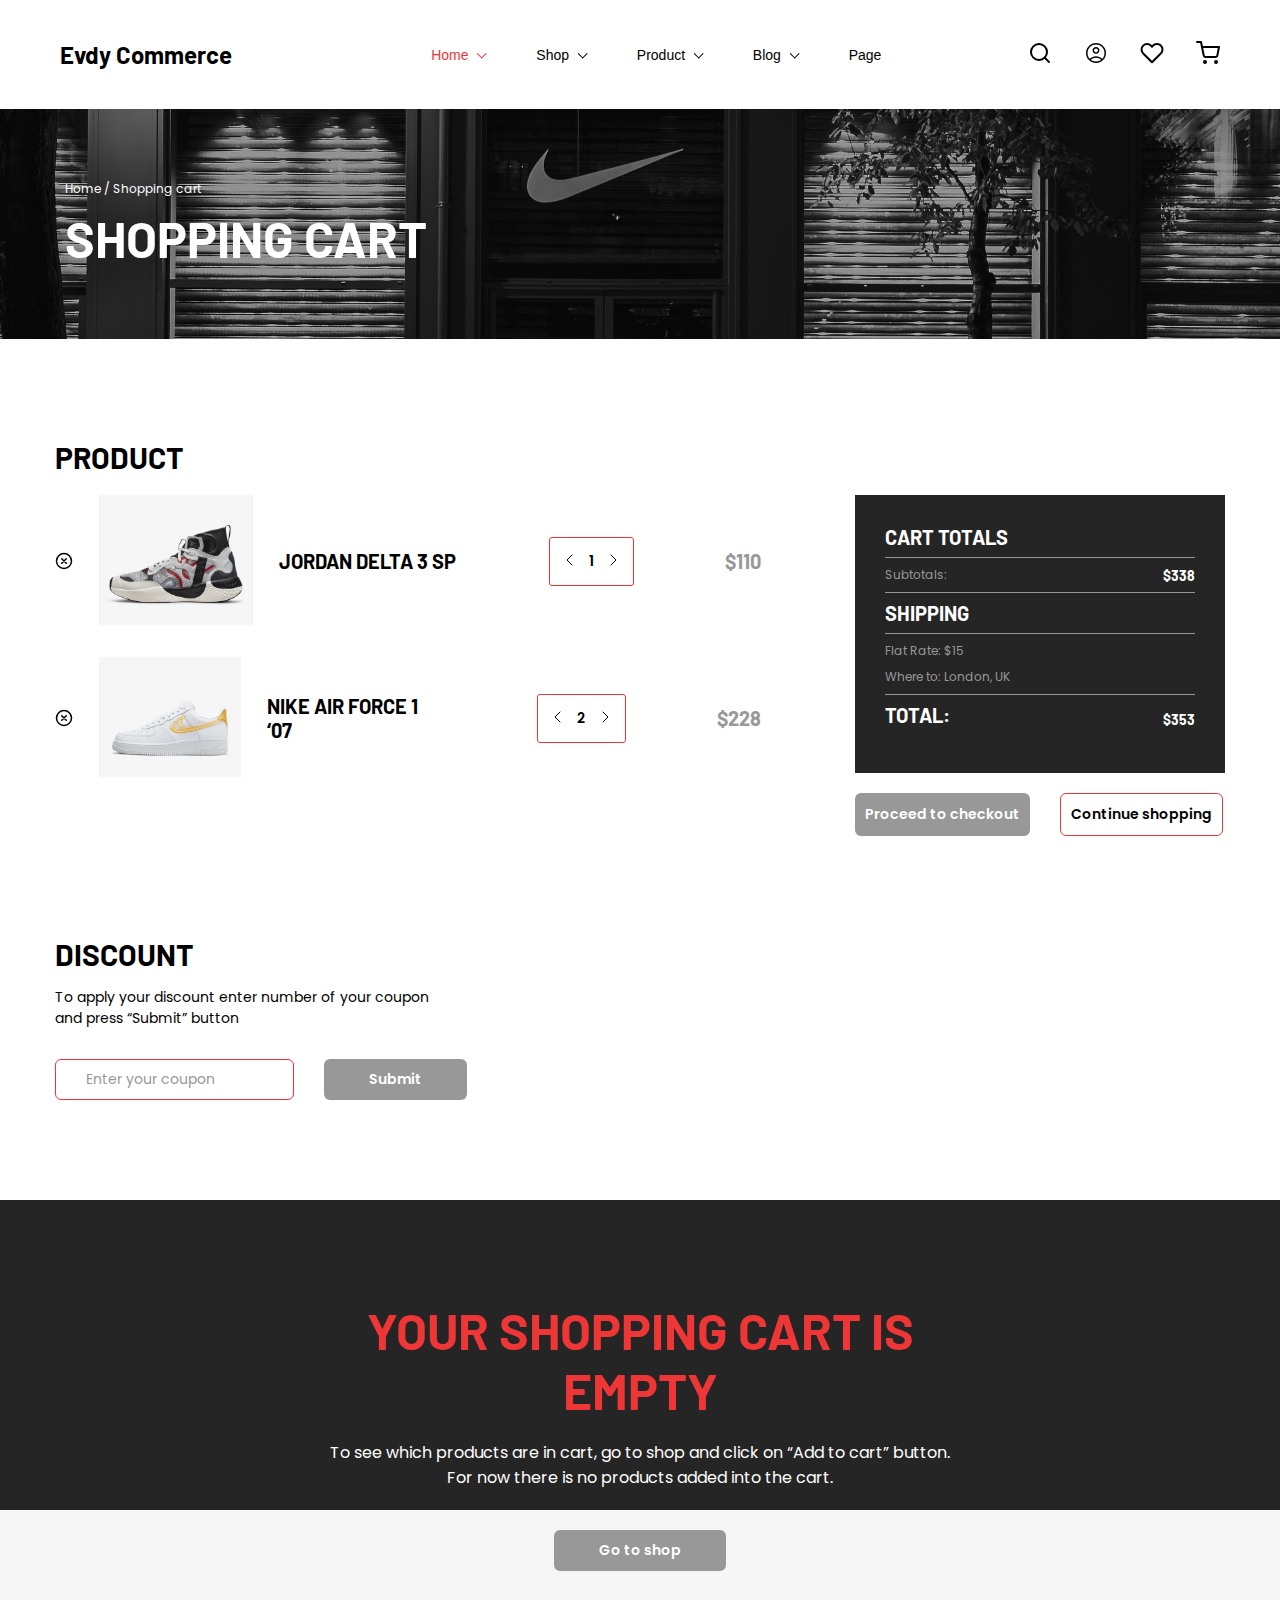
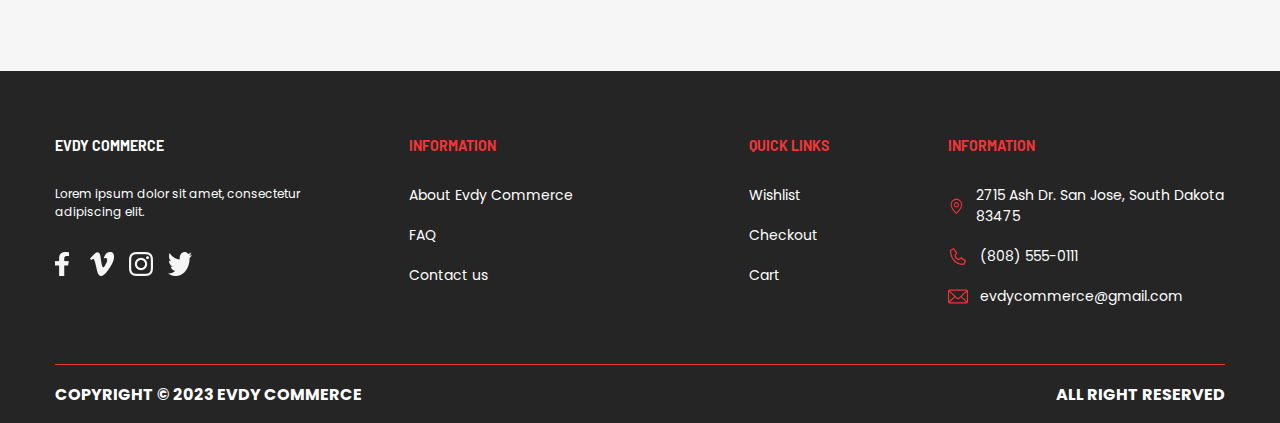
<file: pages/shopping-cart.html>
<!doctype html>
<html lang="en">
<head>
  <meta charset="UTF-8">
  <meta name="viewport"
        content="width=device-width, user-scalable=no, initial-scale=1.0, maximum-scale=1.0, minimum-scale=1.0">
  <meta http-equiv="X-UA-Compatible" content="ie=edge">
  <link rel="stylesheet" href="../styles/style.css">
  <script src="../scripts/app.js" defer></script>
  <title>Shopping Cart</title>
</head>
<body>

<header class="header">
  <div class="container">
    <div class="header__inner">
      <div class="header__logo">
        Evdy Commerce
      </div>

      <div class="header__nav">
        <nav class="header__dropdowns">
          <ul class="header__dropdown-list">

            <li class="header__dropdown">
              <a href="#" class="header__link active">Home</a>
              <span class="header__drop-icon"></span>
            </li>

            <li class="header__dropdown">
              <a href="#" class="header__link">Shop</a>
              <span class="header__drop-icon"></span>
            </li>

            <li class="header__dropdown">
              <a href="#" class="header__link">Product</a>
              <span class="header__drop-icon"></span>
            </li>

            <li class="header__dropdown">
              <a href="#" class="header__link">Blog</a>
              <span class="header__drop-icon"></span>
            </li>

            <li class="header__dropdown">
              <a href="#" class="header__link">Page</a>
            </li>

          </ul>
        </nav>

        <ul class="header__actions">
          <li class="header__action">
            <button class="header__btn">
              <svg class="header__icon" width="24" height="24" viewBox="0 0 24 24" fill="none" stroke="black"
                   xmlns="http://www.w3.org/2000/svg">
                <rect width="24" height="24" fill="#F5F5F5"/>
                <g id="Landing" clip-path="url(#clip0_5_91)">
                  <rect width="1920" height="5119" transform="translate(-1408 -40)" fill="white"/>
                  <g id="Header / Default">
                    <rect id="Rectangle 33" x="-1408" y="-40" width="1920" height="104" fill="white"/>
                    <g id="Frame 7">
                      <g id="search">
                        <path id="Vector"
                              d="M11 19C15.4183 19 19 15.4183 19 11C19 6.58172 15.4183 3 11 3C6.58172 3 3 6.58172 3 11C3 15.4183 6.58172 19 11 19Z"
                              stroke="black" stroke-width="2" stroke-linecap="round" stroke-linejoin="round"/>
                        <path id="Vector_2" d="M21 21L16.65 16.65" stroke="black" stroke-width="2"
                              stroke-linecap="round"
                              stroke-linejoin="round"/>
                      </g>
                    </g>
                  </g>
                </g>
                <defs>
                  <clipPath id="clip0_5_91">
                    <rect width="1920" height="5119" fill="white" transform="translate(-1408 -40)"/>
                  </clipPath>
                </defs>
              </svg>

            </button>
          </li>

          <li class="header__action">
            <button class="header__btn">
              <svg class="header__icon" xmlns="http://www.w3.org/2000/svg" height="24" viewBox="0 -960 960 960"
                   width="24">
                <path d="M222-255q63-44 125-67.5T480-346q71 0 133.5 23.5T739-255q44-54 62.5-109T820-480q0-145-97.5-242.5T480-820q-145 0-242.5 97.5T140-480q0 61 19 116t63 109Zm257.814-195Q422-450 382.5-489.686q-39.5-39.686-39.5-97.5t39.686-97.314q39.686-39.5 97.5-39.5t97.314 39.686q39.5 39.686 39.5 97.5T577.314-489.5q-39.686 39.5-97.5 39.5Zm.654 370Q398-80 325-111.5q-73-31.5-127.5-86t-86-127.266Q80-397.532 80-480.266T111.5-635.5q31.5-72.5 86-127t127.266-86q72.766-31.5 155.5-31.5T635.5-848.5q72.5 31.5 127 86t86 127.032q31.5 72.532 31.5 155T848.5-325q-31.5 73-86 127.5t-127.032 86q-72.532 31.5-155 31.5ZM480-140q55 0 107.5-16T691-212q-51-36-104-55t-107-19q-54 0-107 19t-104 55q51 40 103.5 56T480-140Zm0-370q34 0 55.5-21.5T557-587q0-34-21.5-55.5T480-664q-34 0-55.5 21.5T403-587q0 34 21.5 55.5T480-510Zm0-77Zm0 374Z"/>
              </svg>
            </button>
          </li>

          <li class="header__action">
            <button class="header__btn">
              <svg class="header__icon" stroke="black" width="24" height="24" viewBox="0 0 24 24" fill="none"
                   xmlns="http://www.w3.org/2000/svg">
                <g id="heart">
                  <path id="Vector"
                        d="M20.84 4.60999C20.3292 4.099 19.7228 3.69364 19.0554 3.41708C18.3879 3.14052 17.6725 2.99817 16.95 2.99817C16.2275 2.99817 15.5121 3.14052 14.8446 3.41708C14.1772 3.69364 13.5708 4.099 13.06 4.60999L12 5.66999L10.94 4.60999C9.9083 3.5783 8.50903 2.9987 7.05 2.9987C5.59096 2.9987 4.19169 3.5783 3.16 4.60999C2.1283 5.64169 1.54871 7.04096 1.54871 8.49999C1.54871 9.95903 2.1283 11.3583 3.16 12.39L4.22 13.45L12 21.23L19.78 13.45L20.84 12.39C21.351 11.8792 21.7563 11.2728 22.0329 10.6053C22.3095 9.93789 22.4518 9.22248 22.4518 8.49999C22.4518 7.77751 22.3095 7.0621 22.0329 6.39464C21.7563 5.72718 21.351 5.12075 20.84 4.60999V4.60999Z"
                        stroke="black" stroke-width="2" stroke-linecap="round" stroke-linejoin="round"/>
                </g>
              </svg>

            </button>
          </li>

          <li class="header__action">
            <button class="header__btn">
              <svg class="header__icon" width="24" height="24" viewBox="0 0 24 24" fill="none"
                   xmlns="http://www.w3.org/2000/svg">
                <g id="shopping-cart">
                  <path id="Vector"
                        d="M9 22C9.55228 22 10 21.5523 10 21C10 20.4477 9.55228 20 9 20C8.44772 20 8 20.4477 8 21C8 21.5523 8.44772 22 9 22Z"
                        stroke="black" stroke-width="2" stroke-linecap="round" stroke-linejoin="round"/>
                  <path id="Vector_2"
                        d="M20 22C20.5523 22 21 21.5523 21 21C21 20.4477 20.5523 20 20 20C19.4477 20 19 20.4477 19 21C19 21.5523 19.4477 22 20 22Z"
                        stroke="black" stroke-width="2" stroke-linecap="round" stroke-linejoin="round"/>
                  <path id="Vector_3"
                        d="M1 1H5L7.68 14.39C7.77144 14.8504 8.02191 15.264 8.38755 15.5583C8.75318 15.8526 9.2107 16.009 9.68 16H19.4C19.8693 16.009 20.3268 15.8526 20.6925 15.5583C21.0581 15.264 21.3086 14.8504 21.4 14.39L23 6H6"
                        stroke="black" stroke-width="2" stroke-linecap="round" stroke-linejoin="round"/>
                </g>
              </svg>

            </button>
          </li>
        </ul>
      </div>

      <button class="header__hamburger-menu">
        <span class="header__hamburger-bar"></span>
      </button>

      <div class="header__mobile-nav">
        <nav class="header__dropdowns header__dropdowns--mobile">
          <ul class="header__dropdown-list header__dropdown-list--mobile">

            <li class="header__dropdown header__dropdown--mobile">
              <a href="#" class="header__link header__link--mobile active">Home</a>
              <span class="header__drop-icon header__drop-icon--mobile"></span>
            </li>

            <li class="header__dropdown header__dropdown--mobile">
              <a href="#" class="header__link header__link--mobile">Shop</a>
              <span class="header__drop-icon header__drop-icon--mobile"></span>
            </li>

            <li class="header__dropdown header__dropdown--mobile">
              <a href="#" class="header__link header__link--mobile">Product</a>
              <span class="header__drop-icon header__drop-icon--mobile"></span>
            </li>

            <li class="header__dropdown header__dropdown--mobile">
              <a href="#" class="header__link header__link--mobile">Blog</a>
              <span class="header__drop-icon header__drop-icon--mobile"></span>
            </li>

            <li class="header__dropdown header__dropdown--mobile">
              <a href="#" class="header__link header__link--mobile">Page</a>
            </li>

          </ul>
        </nav>

        <ul class="header__actions header__actions--mobile">
          <li class="header__action">
            <button class="header__btn">
              <svg class="header__icon" width="24" height="24" viewBox="0 0 24 24" fill="none" stroke="none"
                   xmlns="http://www.w3.org/2000/svg">
                <rect width="24" height="24" fill="none"/>
                <g id="Landing" clip-path="url(#clip0_5_91)">
                  <rect width="1920" height="5119" transform="translate(-1408 -40)" fill="none"/>
                  <g id="Header / Default">
                    <rect id="Rectangle 33" x="-1408" y="-40" width="1920" height="104" fill="none"/>
                    <g id="Frame 7">
                      <g id="search">
                        <path id="Vector"
                              d="M11 19C15.4183 19 19 15.4183 19 11C19 6.58172 15.4183 3 11 3C6.58172 3 3 6.58172 3 11C3 15.4183 6.58172 19 11 19Z"
                              stroke="white" stroke-width="2" stroke-linecap="round" stroke-linejoin="round"/>
                        <path id="Vector_2" d="M21 21L16.65 16.65" stroke="white" stroke-width="2"
                              stroke-linecap="round"
                              stroke-linejoin="round"/>
                      </g>
                    </g>
                  </g>
                </g>
                <defs>
                  <clipPath id="clip0_5_91">
                    <rect width="1920" height="5119" fill="white" transform="translate(-1408 -40)"/>
                  </clipPath>
                </defs>
              </svg>

            </button>
          </li>

          <li class="header__action">
            <button class="header__btn">
              <svg class="header__icon" xmlns="http://www.w3.org/2000/svg" height="24" viewBox="0 -960 960 960"
                   width="24">
                <path fill="white" stroke="white"
                      d="M222-255q63-44 125-67.5T480-346q71 0 133.5 23.5T739-255q44-54 62.5-109T820-480q0-145-97.5-242.5T480-820q-145 0-242.5 97.5T140-480q0 61 19 116t63 109Zm257.814-195Q422-450 382.5-489.686q-39.5-39.686-39.5-97.5t39.686-97.314q39.686-39.5 97.5-39.5t97.314 39.686q39.5 39.686 39.5 97.5T577.314-489.5q-39.686 39.5-97.5 39.5Zm.654 370Q398-80 325-111.5q-73-31.5-127.5-86t-86-127.266Q80-397.532 80-480.266T111.5-635.5q31.5-72.5 86-127t127.266-86q72.766-31.5 155.5-31.5T635.5-848.5q72.5 31.5 127 86t86 127.032q31.5 72.532 31.5 155T848.5-325q-31.5 73-86 127.5t-127.032 86q-72.532 31.5-155 31.5ZM480-140q55 0 107.5-16T691-212q-51-36-104-55t-107-19q-54 0-107 19t-104 55q51 40 103.5 56T480-140Zm0-370q34 0 55.5-21.5T557-587q0-34-21.5-55.5T480-664q-34 0-55.5 21.5T403-587q0 34 21.5 55.5T480-510Zm0-77Zm0 374Z"/>
              </svg>
            </button>
          </li>

          <li class="header__action">
            <button class="header__btn">
              <svg class="header__icon" stroke="white" width="24" height="24" viewBox="0 0 24 24" fill="none"
                   xmlns="http://www.w3.org/2000/svg">
                <g id="heart">
                  <path id="Vector"
                        d="M20.84 4.60999C20.3292 4.099 19.7228 3.69364 19.0554 3.41708C18.3879 3.14052 17.6725 2.99817 16.95 2.99817C16.2275 2.99817 15.5121 3.14052 14.8446 3.41708C14.1772 3.69364 13.5708 4.099 13.06 4.60999L12 5.66999L10.94 4.60999C9.9083 3.5783 8.50903 2.9987 7.05 2.9987C5.59096 2.9987 4.19169 3.5783 3.16 4.60999C2.1283 5.64169 1.54871 7.04096 1.54871 8.49999C1.54871 9.95903 2.1283 11.3583 3.16 12.39L4.22 13.45L12 21.23L19.78 13.45L20.84 12.39C21.351 11.8792 21.7563 11.2728 22.0329 10.6053C22.3095 9.93789 22.4518 9.22248 22.4518 8.49999C22.4518 7.77751 22.3095 7.0621 22.0329 6.39464C21.7563 5.72718 21.351 5.12075 20.84 4.60999V4.60999Z"
                        stroke="white" stroke-width="2" stroke-linecap="round" stroke-linejoin="round"/>
                </g>
              </svg>

            </button>
          </li>

          <li class="header__action">
            <button class="header__btn">
              <svg class="header__icon" width="24" height="24" viewBox="0 0 24 24" fill="none"
                   xmlns="http://www.w3.org/2000/svg">
                <g id="shopping-cart">
                  <path id="Vector"
                        d="M9 22C9.55228 22 10 21.5523 10 21C10 20.4477 9.55228 20 9 20C8.44772 20 8 20.4477 8 21C8 21.5523 8.44772 22 9 22Z"
                        stroke="white" stroke-width="2" stroke-linecap="round" stroke-linejoin="round"/>
                  <path id="Vector_2"
                        d="M20 22C20.5523 22 21 21.5523 21 21C21 20.4477 20.5523 20 20 20C19.4477 20 19 20.4477 19 21C19 21.5523 19.4477 22 20 22Z"
                        stroke="white" stroke-width="2" stroke-linecap="round" stroke-linejoin="round"/>
                  <path id="Vector_3"
                        d="M1 1H5L7.68 14.39C7.77144 14.8504 8.02191 15.264 8.38755 15.5583C8.75318 15.8526 9.2107 16.009 9.68 16H19.4C19.8693 16.009 20.3268 15.8526 20.6925 15.5583C21.0581 15.264 21.3086 14.8504 21.4 14.39L23 6H6"
                        stroke="white" stroke-width="2" stroke-linecap="round" stroke-linejoin="round"/>
                </g>
              </svg>

            </button>
          </li>
        </ul>
      </div>

    </div>
  </div>
</header>
<!-- HEADER -->

<section class="main-secondary">
  <img src="../img/main-secondary/shopping-cart.png" alt="Shopping cart picture" class="main-secondary__img">
  <div class="container">
    <div class="main-secondary__inner">
      <div class="main-secondary__content">
        <h2 class="main-secondary__subtitle">Home / Shopping cart</h2>
        <h1 class="main-secondary__title">Shopping cart</h1>
      </div>
    </div>
  </div>
</section>
<!-- MAIN SECONDARY -->

<main class="shopping-cart-full">
  <div class="container">
    <div class="shopping-cart-full__inner">
      <h2 class="shopping-cart-full__heading">Product</h2>
      <div class="shopping-cart-full__content">

        <div class="shopping-cart-full__content-left">
          <div class="shopping-cart-full__shoe-item">
            <div class="shopping-cart-full__shoe-item-left">
              <svg class="shopping-cart-full__remove-icon" width="18" height="18" viewBox="0 0 18 18" fill="none"
                   xmlns="http://www.w3.org/2000/svg">
                <g clip-path="url(#clip0_20_1896)">
                  <path d="M11.25 11.25L6.75 6.75M11.25 6.75L6.75 11.25" stroke="black" stroke-width="1.5"
                        stroke-linecap="round"/>
                  <path d="M9 16.5C13.1421 16.5 16.5 13.1421 16.5 9C16.5 4.85786 13.1421 1.5 9 1.5C4.85786 1.5 1.5 4.85786 1.5 9C1.5 13.1421 4.85786 16.5 9 16.5Z"
                        stroke="black" stroke-width="1.5"/>
                </g>
                <defs>
                  <clipPath id="clip0_20_1896">
                    <rect width="18" height="18" fill="white"/>
                  </clipPath>
                </defs>
              </svg>
              <div class="shopping-cart-full__picture">
                <img src="../img/shopping-cart/1.png" alt="1" class="shopping-cart-full__img">
              </div>
              <span class="shopping-cart-full__shoe-name">Jordan Delta 3 SP</span>
            </div>

            <div class="shopping-cart-full__shoe-item-actions-middle">
              <button class="shopping-cart-full__remove">
                <svg xmlns="http://www.w3.org/2000/svg" width="7" height="12" viewBox="0 0 7 12" fill="none">
                  <path d="M6 1L1 6L6 11" stroke="black" stroke-linecap="round" stroke-linejoin="round"/>
                </svg>
              </button>
              <span class="shopping-cart-full__count">1</span>
              <button class="shopping-cart-full__add">
                <svg width="7" height="12" viewBox="0 0 7 12" fill="none" xmlns="http://www.w3.org/2000/svg">
                  <path d="M1 11L6 6L1 1" stroke="black" stroke-linecap="round" stroke-linejoin="round"/>
                </svg>
              </button>
            </div>

            <div class="shopping-cart-full__shoe-item-right">
              <span class="shopping-cart-full__shoe-item-price">$110</span>
            </div>

          </div>

          <div class="shopping-cart-full__shoe-item">
            <div class="shopping-cart-full__shoe-item-left">
              <svg class="shopping-cart-full__remove-icon" width="18" height="18" viewBox="0 0 18 18" fill="none"
                   xmlns="http://www.w3.org/2000/svg">
                <g clip-path="url(#clip0_20_1896)">
                  <path d="M11.25 11.25L6.75 6.75M11.25 6.75L6.75 11.25" stroke="black" stroke-width="1.5"
                        stroke-linecap="round"/>
                  <path d="M9 16.5C13.1421 16.5 16.5 13.1421 16.5 9C16.5 4.85786 13.1421 1.5 9 1.5C4.85786 1.5 1.5 4.85786 1.5 9C1.5 13.1421 4.85786 16.5 9 16.5Z"
                        stroke="black" stroke-width="1.5"/>
                </g>
                <defs>
                  <clipPath id="clip0_20_1896">
                    <rect width="18" height="18" fill="white"/>
                  </clipPath>
                </defs>
              </svg>
              <div class="shopping-cart-full__picture">
                <img src="../img/shopping-cart/2.png" alt="2" class="shopping-cart-full__img">
              </div>
              <span class="shopping-cart-full__shoe-name">nike air force 1 ‘07</span>
            </div>

            <div class="shopping-cart-full__shoe-item-actions-middle">
              <button class="shopping-cart-full__remove">
                <svg xmlns="http://www.w3.org/2000/svg" width="7" height="12" viewBox="0 0 7 12" fill="none">
                  <path d="M6 1L1 6L6 11" stroke="black" stroke-linecap="round" stroke-linejoin="round"/>
                </svg>
              </button>
              <span class="shopping-cart-full__count">2</span>
              <button class="shopping-cart-full__add">
                <svg width="7" height="12" viewBox="0 0 7 12" fill="none" xmlns="http://www.w3.org/2000/svg">
                  <path d="M1 11L6 6L1 1" stroke="black" stroke-linecap="round" stroke-linejoin="round"/>
                </svg>
              </button>
            </div>

            <div class="shopping-cart-full__shoe-item-right">
              <span class="shopping-cart-full__shoe-item-price">$228</span>
            </div>

          </div>
        </div>
        <!--        SHOPPING CART CONTENT LEFT -->

        <div class="shopping-cart-full__content-right">
          <div class="shopping-cart-full__content-right-main">

            <h3 class="shopping-cart-full__content-right-heading shopping-cart-full__content-right--border-bottom">cart
              totals</h3>

            <div class="shopping-cart-full__content-right-flex shopping-cart-full__content-right--border-bottom">
              <span class="shopping-cart-full__content-right-text-heading shopping-cart-full__content-right-text-heading--1">Subtotals:</span>
              <span class="shopping-cart-full__content-right-price">$338</span>
            </div>

            <h3 class="shopping-cart-full__content-right-heading shopping-cart-full__content-right--border-bottom">
              Shipping</h3>

            <div class="shopping-cart-full__content-right-flex">
              <span class="shopping-cart-full__content-right-text-heading shopping-cart-full__content-right-text-heading--2">Flat Rate: $15</span>
            </div>

            <div class="shopping-cart-full__content-right-flex shopping-cart-full__content-right--border-bottom">
              <span class="shopping-cart-full__content-right-text-heading shopping-cart-full__content-right-text-heading--2">Where to: London, UK</span>
            </div>

            <div class="shopping-cart-full__content-right-flex">
              <h3 class="shopping-cart-full__content-right-heading">
                Total:</h3>
              <span class="shopping-cart-full__content-right-price">$353</span>
            </div>
          </div>

          <div class="shopping-cart-full__content-right-actions">
            <button class="shopping-cart-full__proceed-to-checkout-btn btn btn--grey">Proceed to checkout</button>
            <button class="shopping-cart-full__continue-shopping-btn btn btn--transparent-red">Continue shopping
            </button>
          </div>

        </div>
        <!--        SHOPPING CART CONTENT RIGHT -->
      </div>
    </div>
  </div>
</main>
<!-- SHOPPING CART FULL -->

<section class="discount">
  <div class="container">
    <div class="discount__inner">
      <h2 class="discount__heading">Discount</h2>
      <p class="discount__text">To apply your discount enter number of your coupon and press “Submit” button</p>

      <form class="discount__form">
        <input type="text" placeholder="Enter your coupon" class="discount__form-input">
        <button type="submit" class="discount__submit-btn btn btn--grey">Submit</button>
      </form>
    </div>
  </div>
</section>
<!-- DISCOUNT -->

<main class="shopping-cart-empty">
  <div class="shopping-cart-empty__main">
    <div class="container">
      <div class="shopping-cart-empty__main-inner">
        <h1 class="shopping-cart-empty__heading">Your Shopping cart is empty</h1>
        <p class="shopping-cart-empty__text">To see which products are in cart, go to shop and click on “Add to cart”
          button. For now there is no products added into the cart.</p>
      </div>
    </div>
  </div>
  <div class="shopping-cart-empty__actions">
    <div class="container">
      <div class="shopping-cart-empty__actions-inner">
        <button class="btn btn&#45;&#45;grey shopping-cart-empty__go-to-shop-btn">Go to shop</button>
      </div>
    </div>
  </div>
</main>
<!-- SHOPPING CART EMPTY -->

<footer class="footer">
  <div class="container">
    <div class="footer__inner">

      <div class="footer__main">

        <div class="footer__col footer__col--1">
          <h2 class="footer__heading">Evdy Commerce</h2>
          <p class="footer__text-small">Lorem ipsum dolor sit amet, consectetur adipiscing elit.</p>
          <div class="footer__links-social">
            <a href="#" class="footer__link-social">
              <img src="../icons/links.png" alt="Links">
            </a>
          </div>
        </div>

        <div class="footer__col footer__col--2">
          <div class="footer__heading footer__heading--red">Information</div>

          <div class="footer__links">
            <a href="#" class="footer__link">About Evdy Commerce</a>
            <a href="#" class="footer__link">FAQ</a>
            <a href="#" class="footer__link">Contact us</a>
          </div>

        </div>

        <div class="footer__col footer__col--3">
          <div class="footer__heading footer__heading--red">Quick Links</div>

          <div class="footer__links">
            <a href="#" class="footer__link">Wishlist</a>
            <a href="#" class="footer__link">Checkout</a>
            <a href="#" class="footer__link">Cart</a>
          </div>

        </div>

        <div class="footer__col footer__col--4">
          <div class="footer__heading footer__heading--red">Information</div>

          <div class="footer__links">
            <a href="#" class="footer__link">
              <svg width="20" height="21" viewBox="0 0 20 21" fill="none" xmlns="http://www.w3.org/2000/svg">
                <g id="ep:location">
                  <path id="Vector"
                        d="M15.625 8.53125C15.625 6.96482 15.0324 5.46254 13.9775 4.3549C12.9226 3.24726 11.4919 2.625 10 2.625C8.50819 2.625 7.07745 3.24726 6.02255 4.3549C4.96766 5.46254 4.37503 6.96482 4.37503 8.53125C4.37503 10.9541 6.22128 14.112 10 17.8946C13.7788 14.112 15.625 10.9541 15.625 8.53125ZM10 19.6875C5.41628 15.3129 3.12503 11.5933 3.12503 8.53125C3.12503 6.61672 3.84936 4.7806 5.13867 3.42682C6.42798 2.07304 8.17667 1.3125 10 1.3125C11.8234 1.3125 13.5721 2.07304 14.8614 3.42682C16.1507 4.7806 16.875 6.61672 16.875 8.53125C16.875 11.5933 14.5838 15.3129 10 19.6875Z"
                        fill="#EF3636"/>
                  <path id="Vector_2"
                        d="M10 10.5C10.4973 10.5 10.9742 10.2926 11.3259 9.92337C11.6775 9.55415 11.875 9.05339 11.875 8.53125C11.875 8.0091 11.6775 7.50835 11.3259 7.13913C10.9742 6.76992 10.4973 6.5625 10 6.5625C9.50275 6.5625 9.02584 6.76992 8.67421 7.13913C8.32257 7.50835 8.12503 8.0091 8.12503 8.53125C8.12503 9.05339 8.32257 9.55415 8.67421 9.92337C9.02584 10.2926 9.50275 10.5 10 10.5ZM10 11.8125C9.17123 11.8125 8.37637 11.4668 7.79032 10.8514C7.20427 10.2361 6.87503 9.40149 6.87503 8.53125C6.87503 7.66101 7.20427 6.82641 7.79032 6.21106C8.37637 5.5957 9.17123 5.25 10 5.25C10.8288 5.25 11.6237 5.5957 12.2097 6.21106C12.7958 6.82641 13.125 7.66101 13.125 8.53125C13.125 9.40149 12.7958 10.2361 12.2097 10.8514C11.6237 11.4668 10.8288 11.8125 10 11.8125Z"
                        fill="#EF3636"/>
                </g>
              </svg>

              2715 Ash Dr. San Jose, South Dakota 83475</a>
            <a href="#" class="footer__link">
              <svg width="20" height="21" viewBox="0 0 20 21" fill="none" xmlns="http://www.w3.org/2000/svg">
                <g id="cil:phone">
                  <path id="Vector"
                        d="M2.44668 3.67699L2.47344 3.65944L5.85597 1.90967L9.50687 7.02091L7.82719 9.37263C7.87745 10.2595 8.23565 11.0963 8.83397 11.7245C9.43229 12.3527 10.2292 12.7288 11.0739 12.7816L13.3136 11.0179L18.1814 14.8513L16.5288 18.3733L16.5149 18.403L16.4981 18.431C16.4099 18.5803 16.2868 18.7033 16.1406 18.7884C15.9943 18.8735 15.8297 18.9179 15.6625 18.9174H14.7896C13.1079 18.9174 11.4427 18.5696 9.88896 17.8938C8.33525 17.2181 6.92351 16.2276 5.73436 14.979C4.5452 13.7304 3.60191 12.2481 2.95835 10.6167C2.31479 8.98526 1.98355 7.23674 1.98355 5.47093V4.55444C1.98302 4.37884 2.0253 4.20602 2.10636 4.05243C2.18743 3.89884 2.30459 3.76959 2.44668 3.67699ZM3.23355 5.47093C3.23355 12.1616 8.41762 17.6049 14.7896 17.6049H15.4959L16.6016 15.248L13.3133 12.6585L11.4826 14.1001H11.2743C10.0273 14.0987 8.83189 13.5779 7.95019 12.6521C7.06848 11.7263 6.57253 10.4711 6.57113 9.16185V8.94311L7.94414 7.02087L5.4782 3.56838L3.23355 4.72957V5.47093Z"
                        fill="#EF3636"/>
                </g>
              </svg>
              (808) 555-0111</a>
            <a href="#" class="footer__link">
              <svg width="20" height="21" viewBox="0 0 20 21" fill="none" xmlns="http://www.w3.org/2000/svg">
                <g id="fontisto:email" clip-path="url(#clip0_7_343)">
                  <path id="Vector"
                        d="M13.7367 10.479L18.8625 5.803V15.1016L13.7367 10.479ZM7.13167 11.2709L8.93167 12.9115C9.21417 13.1635 9.5825 13.3158 9.985 13.3158H9.99917H9.99833H10.01C10.4133 13.3158 10.7817 13.1626 11.0675 12.9089L11.065 12.9106L12.865 11.27L18.3367 16.2041H1.6625L7.13167 11.2709ZM1.655 4.69437H18.3467L10.3292 12.0059C10.239 12.0807 10.1274 12.1214 10.0125 12.1214H10.0008H10.0017H9.99C9.87466 12.1215 9.76269 12.0805 9.6725 12.005L9.67333 12.0059L1.655 4.69437ZM1.1375 5.80212L6.2625 10.4781L1.1375 15.0981V5.80212ZM19.1375 3.66625C18.9375 3.56125 18.7025 3.5 18.4533 3.5H1.54917C1.30763 3.50006 1.06942 3.55907 0.853333 3.67238L0.8625 3.668C0.603811 3.80197 0.385956 4.00923 0.233545 4.26636C0.0811339 4.5235 0.000239457 4.82026 0 5.12313L0 15.7736C0.00044117 16.2047 0.16371 16.6179 0.453984 16.9227C0.744257 17.2275 1.13783 17.3989 1.54833 17.3994H18.4508C18.8613 17.3989 19.2549 17.2275 19.5452 16.9227C19.8355 16.6179 19.9987 16.2047 19.9992 15.7736V5.12313C19.9992 4.487 19.65 3.93575 19.1417 3.67063L19.1325 3.66625H19.1375Z"
                        fill="#EF3636"/>
                </g>
                <defs>
                  <clipPath id="clip0_7_343">
                    <rect width="20" height="21" fill="white"/>
                  </clipPath>
                </defs>
              </svg>
              evdycommerce@gmail.com</a>
          </div>

        </div>

      </div>
      <!--      FOOTER MAIN -->
      <div class="footer__copy">
        <p class="footer__copy-text">
          Copyright © 2023 Evdy Commerce
        </p>

        <p class="footer__copy-text">
          All right reserved
        </p>
      </div>
      <!--      FOOTER COPY -->
    </div>
  </div>
</footer>
<!-- FOOTER -->

</body>
</html>
</file>
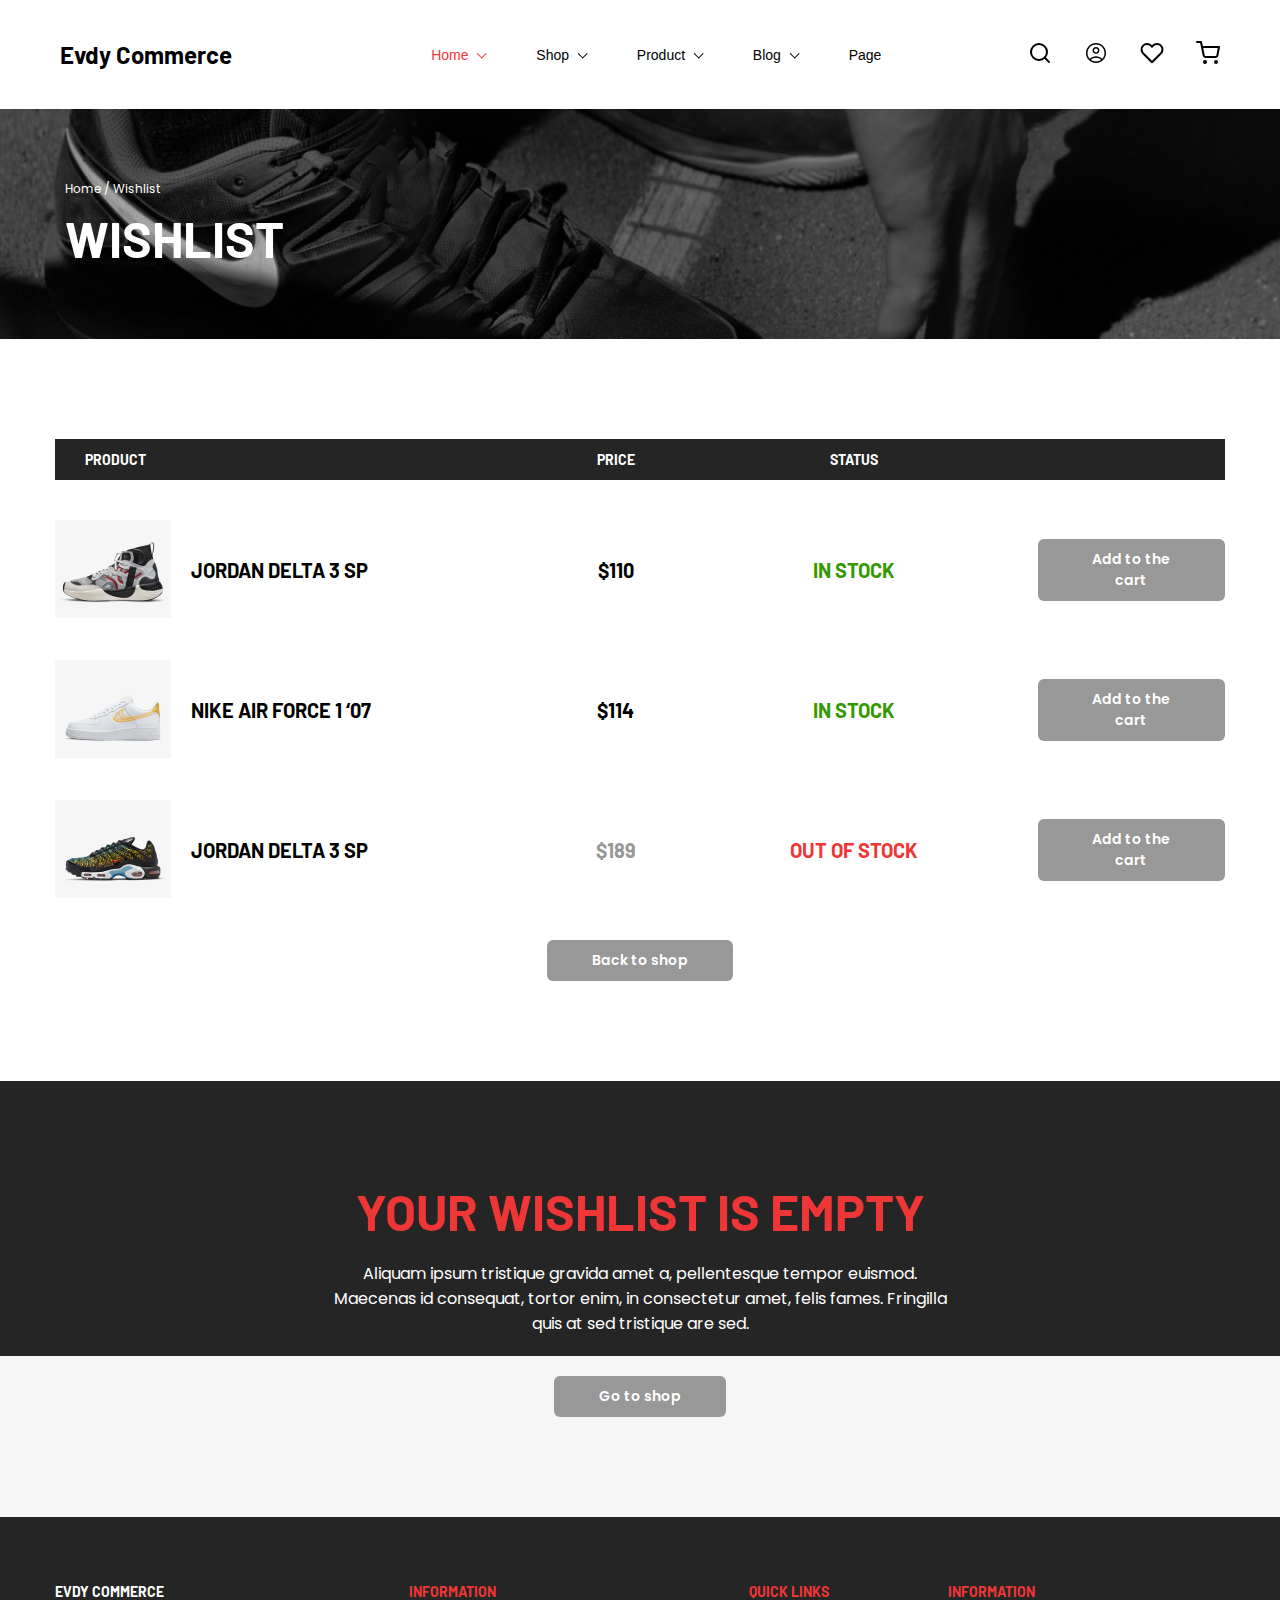
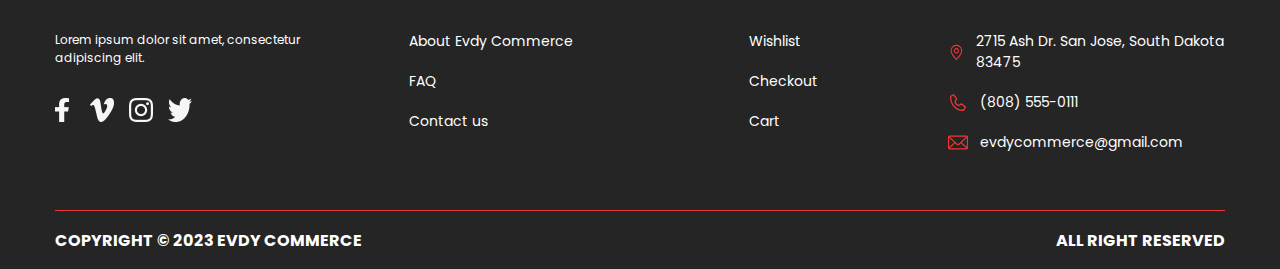
<file: pages/wishlist.html>
<!doctype html>
<html lang="en">
<head>
  <meta charset="UTF-8">
  <meta name="viewport"
        content="width=device-width, user-scalable=no, initial-scale=1.0, maximum-scale=1.0, minimum-scale=1.0">
  <meta http-equiv="X-UA-Compatible" content="ie=edge">
  <link rel="stylesheet" href="../styles/style.css">
  <script src="../scripts/app.js" defer></script>
  <title>Wishlist</title>
</head>
<body>

<header class="header">
  <div class="container">
    <div class="header__inner">
      <div class="header__logo">
        Evdy Commerce
      </div>

      <div class="header__nav">
        <nav class="header__dropdowns">
          <ul class="header__dropdown-list">

            <li class="header__dropdown">
              <a href="#" class="header__link active">Home</a>
              <span class="header__drop-icon"></span>
            </li>

            <li class="header__dropdown">
              <a href="#" class="header__link">Shop</a>
              <span class="header__drop-icon"></span>
            </li>

            <li class="header__dropdown">
              <a href="#" class="header__link">Product</a>
              <span class="header__drop-icon"></span>
            </li>

            <li class="header__dropdown">
              <a href="#" class="header__link">Blog</a>
              <span class="header__drop-icon"></span>
            </li>

            <li class="header__dropdown">
              <a href="#" class="header__link">Page</a>
            </li>

          </ul>
        </nav>

        <ul class="header__actions">
          <li class="header__action">
            <button class="header__btn">
              <svg class="header__icon" width="24" height="24" viewBox="0 0 24 24" fill="none" stroke="black"
                   xmlns="http://www.w3.org/2000/svg">
                <rect width="24" height="24" fill="#F5F5F5"/>
                <g id="Landing" clip-path="url(#clip0_5_91)">
                  <rect width="1920" height="5119" transform="translate(-1408 -40)" fill="white"/>
                  <g id="Header / Default">
                    <rect id="Rectangle 33" x="-1408" y="-40" width="1920" height="104" fill="white"/>
                    <g id="Frame 7">
                      <g id="search">
                        <path id="Vector"
                              d="M11 19C15.4183 19 19 15.4183 19 11C19 6.58172 15.4183 3 11 3C6.58172 3 3 6.58172 3 11C3 15.4183 6.58172 19 11 19Z"
                              stroke="black" stroke-width="2" stroke-linecap="round" stroke-linejoin="round"/>
                        <path id="Vector_2" d="M21 21L16.65 16.65" stroke="black" stroke-width="2"
                              stroke-linecap="round"
                              stroke-linejoin="round"/>
                      </g>
                    </g>
                  </g>
                </g>
                <defs>
                  <clipPath id="clip0_5_91">
                    <rect width="1920" height="5119" fill="white" transform="translate(-1408 -40)"/>
                  </clipPath>
                </defs>
              </svg>

            </button>
          </li>

          <li class="header__action">
            <button class="header__btn">
              <svg class="header__icon" xmlns="http://www.w3.org/2000/svg" height="24" viewBox="0 -960 960 960"
                   width="24">
                <path d="M222-255q63-44 125-67.5T480-346q71 0 133.5 23.5T739-255q44-54 62.5-109T820-480q0-145-97.5-242.5T480-820q-145 0-242.5 97.5T140-480q0 61 19 116t63 109Zm257.814-195Q422-450 382.5-489.686q-39.5-39.686-39.5-97.5t39.686-97.314q39.686-39.5 97.5-39.5t97.314 39.686q39.5 39.686 39.5 97.5T577.314-489.5q-39.686 39.5-97.5 39.5Zm.654 370Q398-80 325-111.5q-73-31.5-127.5-86t-86-127.266Q80-397.532 80-480.266T111.5-635.5q31.5-72.5 86-127t127.266-86q72.766-31.5 155.5-31.5T635.5-848.5q72.5 31.5 127 86t86 127.032q31.5 72.532 31.5 155T848.5-325q-31.5 73-86 127.5t-127.032 86q-72.532 31.5-155 31.5ZM480-140q55 0 107.5-16T691-212q-51-36-104-55t-107-19q-54 0-107 19t-104 55q51 40 103.5 56T480-140Zm0-370q34 0 55.5-21.5T557-587q0-34-21.5-55.5T480-664q-34 0-55.5 21.5T403-587q0 34 21.5 55.5T480-510Zm0-77Zm0 374Z"/>
              </svg>
            </button>
          </li>

          <li class="header__action">
            <button class="header__btn">
              <svg class="header__icon" stroke="black" width="24" height="24" viewBox="0 0 24 24" fill="none"
                   xmlns="http://www.w3.org/2000/svg">
                <g id="heart">
                  <path id="Vector"
                        d="M20.84 4.60999C20.3292 4.099 19.7228 3.69364 19.0554 3.41708C18.3879 3.14052 17.6725 2.99817 16.95 2.99817C16.2275 2.99817 15.5121 3.14052 14.8446 3.41708C14.1772 3.69364 13.5708 4.099 13.06 4.60999L12 5.66999L10.94 4.60999C9.9083 3.5783 8.50903 2.9987 7.05 2.9987C5.59096 2.9987 4.19169 3.5783 3.16 4.60999C2.1283 5.64169 1.54871 7.04096 1.54871 8.49999C1.54871 9.95903 2.1283 11.3583 3.16 12.39L4.22 13.45L12 21.23L19.78 13.45L20.84 12.39C21.351 11.8792 21.7563 11.2728 22.0329 10.6053C22.3095 9.93789 22.4518 9.22248 22.4518 8.49999C22.4518 7.77751 22.3095 7.0621 22.0329 6.39464C21.7563 5.72718 21.351 5.12075 20.84 4.60999V4.60999Z"
                        stroke="black" stroke-width="2" stroke-linecap="round" stroke-linejoin="round"/>
                </g>
              </svg>

            </button>
          </li>

          <li class="header__action">
            <button class="header__btn">
              <svg class="header__icon" width="24" height="24" viewBox="0 0 24 24" fill="none"
                   xmlns="http://www.w3.org/2000/svg">
                <g id="shopping-cart">
                  <path id="Vector"
                        d="M9 22C9.55228 22 10 21.5523 10 21C10 20.4477 9.55228 20 9 20C8.44772 20 8 20.4477 8 21C8 21.5523 8.44772 22 9 22Z"
                        stroke="black" stroke-width="2" stroke-linecap="round" stroke-linejoin="round"/>
                  <path id="Vector_2"
                        d="M20 22C20.5523 22 21 21.5523 21 21C21 20.4477 20.5523 20 20 20C19.4477 20 19 20.4477 19 21C19 21.5523 19.4477 22 20 22Z"
                        stroke="black" stroke-width="2" stroke-linecap="round" stroke-linejoin="round"/>
                  <path id="Vector_3"
                        d="M1 1H5L7.68 14.39C7.77144 14.8504 8.02191 15.264 8.38755 15.5583C8.75318 15.8526 9.2107 16.009 9.68 16H19.4C19.8693 16.009 20.3268 15.8526 20.6925 15.5583C21.0581 15.264 21.3086 14.8504 21.4 14.39L23 6H6"
                        stroke="black" stroke-width="2" stroke-linecap="round" stroke-linejoin="round"/>
                </g>
              </svg>

            </button>
          </li>
        </ul>
      </div>

      <button class="header__hamburger-menu">
        <span class="header__hamburger-bar"></span>
      </button>

      <div class="header__mobile-nav">
        <nav class="header__dropdowns header__dropdowns--mobile">
          <ul class="header__dropdown-list header__dropdown-list--mobile">

            <li class="header__dropdown header__dropdown--mobile">
              <a href="#" class="header__link header__link--mobile active">Home</a>
              <span class="header__drop-icon header__drop-icon--mobile"></span>
            </li>

            <li class="header__dropdown header__dropdown--mobile">
              <a href="#" class="header__link header__link--mobile">Shop</a>
              <span class="header__drop-icon header__drop-icon--mobile"></span>
            </li>

            <li class="header__dropdown header__dropdown--mobile">
              <a href="#" class="header__link header__link--mobile">Product</a>
              <span class="header__drop-icon header__drop-icon--mobile"></span>
            </li>

            <li class="header__dropdown header__dropdown--mobile">
              <a href="#" class="header__link header__link--mobile">Blog</a>
              <span class="header__drop-icon header__drop-icon--mobile"></span>
            </li>

            <li class="header__dropdown header__dropdown--mobile">
              <a href="#" class="header__link header__link--mobile">Page</a>
            </li>

          </ul>
        </nav>

        <ul class="header__actions header__actions--mobile">
          <li class="header__action">
            <button class="header__btn">
              <svg class="header__icon" width="24" height="24" viewBox="0 0 24 24" fill="none" stroke="none"
                   xmlns="http://www.w3.org/2000/svg">
                <rect width="24" height="24" fill="none"/>
                <g id="Landing" clip-path="url(#clip0_5_91)">
                  <rect width="1920" height="5119" transform="translate(-1408 -40)" fill="none"/>
                  <g id="Header / Default">
                    <rect id="Rectangle 33" x="-1408" y="-40" width="1920" height="104" fill="none"/>
                    <g id="Frame 7">
                      <g id="search">
                        <path id="Vector"
                              d="M11 19C15.4183 19 19 15.4183 19 11C19 6.58172 15.4183 3 11 3C6.58172 3 3 6.58172 3 11C3 15.4183 6.58172 19 11 19Z"
                              stroke="white" stroke-width="2" stroke-linecap="round" stroke-linejoin="round"/>
                        <path id="Vector_2" d="M21 21L16.65 16.65" stroke="white" stroke-width="2"
                              stroke-linecap="round"
                              stroke-linejoin="round"/>
                      </g>
                    </g>
                  </g>
                </g>
                <defs>
                  <clipPath id="clip0_5_91">
                    <rect width="1920" height="5119" fill="white" transform="translate(-1408 -40)"/>
                  </clipPath>
                </defs>
              </svg>

            </button>
          </li>

          <li class="header__action">
            <button class="header__btn">
              <svg class="header__icon" xmlns="http://www.w3.org/2000/svg" height="24" viewBox="0 -960 960 960"
                   width="24">
                <path fill="white" stroke="white"
                      d="M222-255q63-44 125-67.5T480-346q71 0 133.5 23.5T739-255q44-54 62.5-109T820-480q0-145-97.5-242.5T480-820q-145 0-242.5 97.5T140-480q0 61 19 116t63 109Zm257.814-195Q422-450 382.5-489.686q-39.5-39.686-39.5-97.5t39.686-97.314q39.686-39.5 97.5-39.5t97.314 39.686q39.5 39.686 39.5 97.5T577.314-489.5q-39.686 39.5-97.5 39.5Zm.654 370Q398-80 325-111.5q-73-31.5-127.5-86t-86-127.266Q80-397.532 80-480.266T111.5-635.5q31.5-72.5 86-127t127.266-86q72.766-31.5 155.5-31.5T635.5-848.5q72.5 31.5 127 86t86 127.032q31.5 72.532 31.5 155T848.5-325q-31.5 73-86 127.5t-127.032 86q-72.532 31.5-155 31.5ZM480-140q55 0 107.5-16T691-212q-51-36-104-55t-107-19q-54 0-107 19t-104 55q51 40 103.5 56T480-140Zm0-370q34 0 55.5-21.5T557-587q0-34-21.5-55.5T480-664q-34 0-55.5 21.5T403-587q0 34 21.5 55.5T480-510Zm0-77Zm0 374Z"/>
              </svg>
            </button>
          </li>

          <li class="header__action">
            <button class="header__btn">
              <svg class="header__icon" stroke="white" width="24" height="24" viewBox="0 0 24 24" fill="none"
                   xmlns="http://www.w3.org/2000/svg">
                <g id="heart">
                  <path id="Vector"
                        d="M20.84 4.60999C20.3292 4.099 19.7228 3.69364 19.0554 3.41708C18.3879 3.14052 17.6725 2.99817 16.95 2.99817C16.2275 2.99817 15.5121 3.14052 14.8446 3.41708C14.1772 3.69364 13.5708 4.099 13.06 4.60999L12 5.66999L10.94 4.60999C9.9083 3.5783 8.50903 2.9987 7.05 2.9987C5.59096 2.9987 4.19169 3.5783 3.16 4.60999C2.1283 5.64169 1.54871 7.04096 1.54871 8.49999C1.54871 9.95903 2.1283 11.3583 3.16 12.39L4.22 13.45L12 21.23L19.78 13.45L20.84 12.39C21.351 11.8792 21.7563 11.2728 22.0329 10.6053C22.3095 9.93789 22.4518 9.22248 22.4518 8.49999C22.4518 7.77751 22.3095 7.0621 22.0329 6.39464C21.7563 5.72718 21.351 5.12075 20.84 4.60999V4.60999Z"
                        stroke="white" stroke-width="2" stroke-linecap="round" stroke-linejoin="round"/>
                </g>
              </svg>

            </button>
          </li>

          <li class="header__action">
            <button class="header__btn">
              <svg class="header__icon" width="24" height="24" viewBox="0 0 24 24" fill="none"
                   xmlns="http://www.w3.org/2000/svg">
                <g id="shopping-cart">
                  <path id="Vector"
                        d="M9 22C9.55228 22 10 21.5523 10 21C10 20.4477 9.55228 20 9 20C8.44772 20 8 20.4477 8 21C8 21.5523 8.44772 22 9 22Z"
                        stroke="white" stroke-width="2" stroke-linecap="round" stroke-linejoin="round"/>
                  <path id="Vector_2"
                        d="M20 22C20.5523 22 21 21.5523 21 21C21 20.4477 20.5523 20 20 20C19.4477 20 19 20.4477 19 21C19 21.5523 19.4477 22 20 22Z"
                        stroke="white" stroke-width="2" stroke-linecap="round" stroke-linejoin="round"/>
                  <path id="Vector_3"
                        d="M1 1H5L7.68 14.39C7.77144 14.8504 8.02191 15.264 8.38755 15.5583C8.75318 15.8526 9.2107 16.009 9.68 16H19.4C19.8693 16.009 20.3268 15.8526 20.6925 15.5583C21.0581 15.264 21.3086 14.8504 21.4 14.39L23 6H6"
                        stroke="white" stroke-width="2" stroke-linecap="round" stroke-linejoin="round"/>
                </g>
              </svg>

            </button>
          </li>
        </ul>
      </div>

    </div>
  </div>
</header>
<!-- HEADER -->

<section class="main-secondary">
  <img src="../img/main-secondary/wishlist.png" alt="Wishlist picture" class="main-secondary__img">
  <div class="container">
    <div class="main-secondary__inner">
      <div class="main-secondary__content">
        <h2 class="main-secondary__subtitle">Home / Wishlist</h2>
        <h1 class="main-secondary__title">wishlist</h1>
      </div>
    </div>
  </div>
</section>
<!-- MAIN SECONDARY -->

<main class="wishlist-full">
  <div class="container">
    <div class="wishlist-full__inner">
      <table class="wishlist-full__table">
        <tr class="wishlist-full__head">
          <th>product</th>
          <th>price</th>
          <th>status</th>
          <th></th>
        </tr>
        <tr class="wishlist-full__item">
          <td>
            <div class="wishlist-full__picture">
              <img src="../img/wishlist/1.png" alt="1" class="wishlist-full__img">
            </div>
            <span class="wishlist-full__shoe-name">Jordan Delta 3 SP</span>
          </td>
          <td>
            <span class="wishlist-full__price">$110</span>
          </td>
          <td>
            <span class="wishlist-full__status wishlist-full__status--in-stock">in stock</span>
          </td>
          <td>
            <button class="btn btn--grey wishlist-full__btn">Add to the cart</button>
          </td>
        </tr>
        <tr class="wishlist-full__item">
          <td>
            <div class="wishlist-full__picture">
              <img src="../img/wishlist/2.png" alt="2" class="wishlist-full__img">
            </div>
            <span class="wishlist-full__shoe-name">nike air force 1 ‘07</span>
          </td>
          <td>
            <span class="wishlist-full__price">$114</span>
          </td>
          <td>
            <span class="wishlist-full__status wishlist-full__status--in-stock">in stock</span>
          </td>
          <td>
            <button class="btn btn--grey wishlist-full__btn">Add to the cart</button>
          </td>
        </tr>
        <tr class="wishlist-full__item">
          <td>
            <div class="wishlist-full__picture">
              <img src="../img/wishlist/3.png" alt="3" class="wishlist-full__img">
            </div>
            <span class="wishlist-full__shoe-name">Jordan Delta 3 SP</span>
          </td>
          <td>
            <span class="wishlist-full__price wishlist-full__price--out-ouf-stock">$189</span>
          </td>
          <td>
            <span class="wishlist-full__status wishlist-full__status--out-of-stock">out of stock</span>
          </td>
          <td>
            <button class="btn btn--grey wishlist-full__btn">Add to the cart</button>
          </td>
        </tr>
      </table>

      <div class="wishlist-full__actions">
        <button class="btn btn--grey wishlist-full__back-to-shop-btn">Back to shop</button>
      </div>

    </div>
  </div>
</main>
<!--WISHLIST FULL-->

<main class="wishlist-empty">
  <div class="wishlist-empty__main">
    <div class="container">
      <div class="wishlist-empty__main-inner">
        <h1 class="wishlist-empty__heading">Your Wishlist is empty</h1>
        <p class="wishlist-empty__text">Aliquam ipsum tristique gravida amet a, pellentesque tempor euismod. Maecenas id
          consequat, tortor enim, in consectetur amet, felis fames. Fringilla quis at sed tristique are sed.</p>
      </div>
    </div>
  </div>
  <div class="wishlist-empty__actions">
    <div class="container">
      <div class="wishlist-empty__actions-inner">
        <button class="btn btn&#45;&#45;grey wishlist-empty__go-to-shop-btn">Go to shop</button>
      </div>
    </div>
  </div>
</main>
<!-- SHOPPING CART EMPTY -->

<footer class="footer">
  <div class="container">
    <div class="footer__inner">

      <div class="footer__main">

        <div class="footer__col footer__col--1">
          <h2 class="footer__heading">Evdy Commerce</h2>
          <p class="footer__text-small">Lorem ipsum dolor sit amet, consectetur adipiscing elit.</p>
          <div class="footer__links-social">
            <a href="#" class="footer__link-social">
              <img src="../icons/links.png" alt="Links">
            </a>
          </div>
        </div>

        <div class="footer__col footer__col--2">
          <div class="footer__heading footer__heading--red">Information</div>

          <div class="footer__links">
            <a href="#" class="footer__link">About Evdy Commerce</a>
            <a href="#" class="footer__link">FAQ</a>
            <a href="#" class="footer__link">Contact us</a>
          </div>

        </div>

        <div class="footer__col footer__col--3">
          <div class="footer__heading footer__heading--red">Quick Links</div>

          <div class="footer__links">
            <a href="#" class="footer__link">Wishlist</a>
            <a href="#" class="footer__link">Checkout</a>
            <a href="#" class="footer__link">Cart</a>
          </div>

        </div>

        <div class="footer__col footer__col--4">
          <div class="footer__heading footer__heading--red">Information</div>

          <div class="footer__links">
            <a href="#" class="footer__link">
              <svg width="20" height="21" viewBox="0 0 20 21" fill="none" xmlns="http://www.w3.org/2000/svg">
                <g id="ep:location">
                  <path id="Vector"
                        d="M15.625 8.53125C15.625 6.96482 15.0324 5.46254 13.9775 4.3549C12.9226 3.24726 11.4919 2.625 10 2.625C8.50819 2.625 7.07745 3.24726 6.02255 4.3549C4.96766 5.46254 4.37503 6.96482 4.37503 8.53125C4.37503 10.9541 6.22128 14.112 10 17.8946C13.7788 14.112 15.625 10.9541 15.625 8.53125ZM10 19.6875C5.41628 15.3129 3.12503 11.5933 3.12503 8.53125C3.12503 6.61672 3.84936 4.7806 5.13867 3.42682C6.42798 2.07304 8.17667 1.3125 10 1.3125C11.8234 1.3125 13.5721 2.07304 14.8614 3.42682C16.1507 4.7806 16.875 6.61672 16.875 8.53125C16.875 11.5933 14.5838 15.3129 10 19.6875Z"
                        fill="#EF3636"/>
                  <path id="Vector_2"
                        d="M10 10.5C10.4973 10.5 10.9742 10.2926 11.3259 9.92337C11.6775 9.55415 11.875 9.05339 11.875 8.53125C11.875 8.0091 11.6775 7.50835 11.3259 7.13913C10.9742 6.76992 10.4973 6.5625 10 6.5625C9.50275 6.5625 9.02584 6.76992 8.67421 7.13913C8.32257 7.50835 8.12503 8.0091 8.12503 8.53125C8.12503 9.05339 8.32257 9.55415 8.67421 9.92337C9.02584 10.2926 9.50275 10.5 10 10.5ZM10 11.8125C9.17123 11.8125 8.37637 11.4668 7.79032 10.8514C7.20427 10.2361 6.87503 9.40149 6.87503 8.53125C6.87503 7.66101 7.20427 6.82641 7.79032 6.21106C8.37637 5.5957 9.17123 5.25 10 5.25C10.8288 5.25 11.6237 5.5957 12.2097 6.21106C12.7958 6.82641 13.125 7.66101 13.125 8.53125C13.125 9.40149 12.7958 10.2361 12.2097 10.8514C11.6237 11.4668 10.8288 11.8125 10 11.8125Z"
                        fill="#EF3636"/>
                </g>
              </svg>

              2715 Ash Dr. San Jose, South Dakota 83475</a>
            <a href="#" class="footer__link">
              <svg width="20" height="21" viewBox="0 0 20 21" fill="none" xmlns="http://www.w3.org/2000/svg">
                <g id="cil:phone">
                  <path id="Vector"
                        d="M2.44668 3.67699L2.47344 3.65944L5.85597 1.90967L9.50687 7.02091L7.82719 9.37263C7.87745 10.2595 8.23565 11.0963 8.83397 11.7245C9.43229 12.3527 10.2292 12.7288 11.0739 12.7816L13.3136 11.0179L18.1814 14.8513L16.5288 18.3733L16.5149 18.403L16.4981 18.431C16.4099 18.5803 16.2868 18.7033 16.1406 18.7884C15.9943 18.8735 15.8297 18.9179 15.6625 18.9174H14.7896C13.1079 18.9174 11.4427 18.5696 9.88896 17.8938C8.33525 17.2181 6.92351 16.2276 5.73436 14.979C4.5452 13.7304 3.60191 12.2481 2.95835 10.6167C2.31479 8.98526 1.98355 7.23674 1.98355 5.47093V4.55444C1.98302 4.37884 2.0253 4.20602 2.10636 4.05243C2.18743 3.89884 2.30459 3.76959 2.44668 3.67699ZM3.23355 5.47093C3.23355 12.1616 8.41762 17.6049 14.7896 17.6049H15.4959L16.6016 15.248L13.3133 12.6585L11.4826 14.1001H11.2743C10.0273 14.0987 8.83189 13.5779 7.95019 12.6521C7.06848 11.7263 6.57253 10.4711 6.57113 9.16185V8.94311L7.94414 7.02087L5.4782 3.56838L3.23355 4.72957V5.47093Z"
                        fill="#EF3636"/>
                </g>
              </svg>
              (808) 555-0111</a>
            <a href="#" class="footer__link">
              <svg width="20" height="21" viewBox="0 0 20 21" fill="none" xmlns="http://www.w3.org/2000/svg">
                <g id="fontisto:email" clip-path="url(#clip0_7_343)">
                  <path id="Vector"
                        d="M13.7367 10.479L18.8625 5.803V15.1016L13.7367 10.479ZM7.13167 11.2709L8.93167 12.9115C9.21417 13.1635 9.5825 13.3158 9.985 13.3158H9.99917H9.99833H10.01C10.4133 13.3158 10.7817 13.1626 11.0675 12.9089L11.065 12.9106L12.865 11.27L18.3367 16.2041H1.6625L7.13167 11.2709ZM1.655 4.69437H18.3467L10.3292 12.0059C10.239 12.0807 10.1274 12.1214 10.0125 12.1214H10.0008H10.0017H9.99C9.87466 12.1215 9.76269 12.0805 9.6725 12.005L9.67333 12.0059L1.655 4.69437ZM1.1375 5.80212L6.2625 10.4781L1.1375 15.0981V5.80212ZM19.1375 3.66625C18.9375 3.56125 18.7025 3.5 18.4533 3.5H1.54917C1.30763 3.50006 1.06942 3.55907 0.853333 3.67238L0.8625 3.668C0.603811 3.80197 0.385956 4.00923 0.233545 4.26636C0.0811339 4.5235 0.000239457 4.82026 0 5.12313L0 15.7736C0.00044117 16.2047 0.16371 16.6179 0.453984 16.9227C0.744257 17.2275 1.13783 17.3989 1.54833 17.3994H18.4508C18.8613 17.3989 19.2549 17.2275 19.5452 16.9227C19.8355 16.6179 19.9987 16.2047 19.9992 15.7736V5.12313C19.9992 4.487 19.65 3.93575 19.1417 3.67063L19.1325 3.66625H19.1375Z"
                        fill="#EF3636"/>
                </g>
                <defs>
                  <clipPath id="clip0_7_343">
                    <rect width="20" height="21" fill="white"/>
                  </clipPath>
                </defs>
              </svg>
              evdycommerce@gmail.com</a>
          </div>

        </div>

      </div>
      <!--      FOOTER MAIN -->
      <div class="footer__copy">
        <p class="footer__copy-text">
          Copyright © 2023 Evdy Commerce
        </p>

        <p class="footer__copy-text">
          All right reserved
        </p>
      </div>
      <!--      FOOTER COPY -->
    </div>
  </div>
</footer>
<!-- FOOTER -->
</body>
</html>
</file>
<file: styles/style.css>
@import url("https://fonts.googleapis.com/css2?family=Barlow:wght@400;700&family=Poppins:wght@400;700&display=swap");
*, *::after, *::before {
  margin: 0;
  padding: 0;
  box-sizing: border-box;
}

html {
  font-size: 62.5%;
}
@media only screen and (max-width: 62.5em) {
  html {
    font-size: 56.25%;
  }
}
@media only screen and (max-width: 37.5em) {
  html {
    font-size: 50%;
  }
}
@media only screen and (min-width: 125em) {
  html {
    font-size: 100%;
  }
}

body {
  font-family: Arial, sans-serif;
}

ul {
  list-style-type: none;
}

a {
  text-decoration: none;
}

.container {
  margin: 0 auto;
  max-width: 117rem;
  width: 100%;
}

.header__inner {
  display: flex;
  justify-content: space-between;
  align-items: center;
  padding: 4rem 0.5rem;
}
.header__hamburger-menu {
  position: fixed;
  top: 3rem;
  right: 3rem;
  width: 3.5rem;
  cursor: pointer;
  background: none;
  appearance: none;
  outline: none;
  border: none;
  display: none;
}
@media only screen and (max-width: 62.5em) {
  .header__hamburger-menu {
    display: block;
    z-index: 198;
  }
}
.header__hamburger-menu .header__hamburger-bar, .header__hamburger-menu::before, .header__hamburger-menu::after {
  z-index: 100;
  content: "";
  display: block;
  width: 100%;
  height: 5px;
  background-color: #ef3636;
  margin: 6px 0;
  transition: 0.4s;
}
.header__hamburger-menu.active::before {
  transform: rotate(-45deg) translate(-8px, 6px);
}
.header__hamburger-menu.active .header__hamburger-bar {
  opacity: 0;
}
.header__hamburger-menu.active::after {
  transform: rotate(45deg) translate(-9px, -8px);
}
.header__logo {
  font-family: "Barlow", sans-serif;
  font-size: 2.4rem;
  font-weight: 700;
}
.header__nav {
  flex: 0 1 68%;
  display: flex;
  gap: 1.5rem;
  justify-content: space-between;
  align-items: center;
}
@media only screen and (max-width: 62.5em) {
  .header__nav {
    display: none;
  }
}
.header__mobile-nav {
  display: none;
  width: 0;
  transition: width 0.5s ease-in;
}
@media only screen and (max-width: 62.5em) {
  .header__mobile-nav.active {
    display: grid;
    place-items: center;
    position: fixed;
    top: 0;
    left: 0;
    width: 100%;
    min-height: 100vh;
    z-index: 98;
    background-color: #252525;
    color: #fff;
    padding-top: 12rem;
  }
}
.header__dropdowns--mobile {
  display: flex;
  flex-direction: column;
}
.header__dropdown-list {
  display: flex;
  gap: 4.8rem;
}
.header__dropdown-list--mobile {
  display: flex;
  flex-direction: column;
  color: #fff;
}
.header__dropdown {
  cursor: pointer;
}
.header__dropdown--mobile {
  border: 1px solid #fff;
  padding: 2rem 4rem;
  border-radius: 5px;
}
.header__link {
  display: inline-block;
  font-size: 1.4rem;
  color: #000;
  margin-right: 1rem;
}
.header__link.active {
  color: #ef3636;
}
.header__link--mobile {
  color: inherit;
}
.header__link.active + .header__drop-icon {
  border-top: 1px solid #ef3636;
  border-right: 1px solid #ef3636;
}
.header__drop-icon {
  display: inline-block;
  width: 0.7rem;
  height: 0.7rem;
  color: inherit;
  border-top: 1px solid #000;
  border-right: 1px solid #000;
  transform: rotate(135deg) translateY(0.4rem);
}
.header__drop-icon--mobile {
  border-top: 1px solid #fff;
  border-right: 1px solid #fff;
}
.header__actions {
  display: flex;
  gap: 3.2rem;
}
.header__action--mobile {
  fill: #fff;
}
.header__btn {
  cursor: pointer;
  background-color: transparent;
  border: none;
}
.header__icon.active, .header__icon:hover path {
  fill: #ef3636;
  stroke: #ef3636;
  stroke-width: 2px;
}
.header__icon.active path {
  fill: #ef3636;
  stroke: #ef3636;
  stroke-width: 2px;
}

.footer {
  background: #252525;
  padding: 6.6rem 1rem 1.6rem 1rem;
  color: #fff;
}
.footer__main {
  display: grid;
  grid-template-columns: repeat(auto-fit, minmax(25rem, 1fr));
  gap: 2rem;
  justify-items: center;
  padding-bottom: 5.7rem;
}
.footer__col {
  display: flex;
  flex-direction: column;
  gap: 3.1rem;
  justify-self: center;
}
@media only screen and (max-width: 37.5em) {
  .footer__col {
    justify-self: flex-start;
    padding: 0 2rem;
  }
}
.footer__heading {
  color: #fff;
  font-size: 1.4rem;
  font-family: "Barlow", sans-serif;
  font-style: normal;
  font-weight: 700;
  line-height: normal;
  text-transform: uppercase;
}
.footer__heading--red {
  color: #ef3636;
}
.footer__text-small {
  color: #fff;
  font-size: 1.2rem;
  font-family: "Poppins", sans-serif;
  font-style: normal;
  font-weight: 400;
  line-height: normal;
}
.footer__links-social {
  display: flex;
  flex-direction: row;
  gap: 1rem;
}
.footer__link-social > img {
  max-width: 100%;
  height: 2.4rem;
}
.footer__links {
  display: flex;
  flex-direction: column;
  justify-content: center;
  gap: 1.9rem;
}
.footer__link {
  display: flex;
  align-items: center;
  gap: 1.2rem;
  color: #fff;
  font-size: 1.4rem;
  font-family: "Poppins", sans-serif;
  font-style: normal;
  font-weight: 400;
  line-height: normal;
}
.footer__copy {
  border-top: 1px solid #ef3636;
  display: flex;
  justify-content: space-between;
  padding-top: 1.7rem;
}
.footer__copy-text {
  color: #fff;
  font-size: 1.6rem;
  font-family: "Poppins", sans-serif;
  font-style: normal;
  font-weight: 700;
  line-height: normal;
  text-transform: uppercase;
}

.main {
  background: url("../img/main/1.png") lightgray 50%/cover no-repeat;
  color: #fff;
  max-height: 71.7rem;
}
@media only screen and (max-width: 62.5em) {
  .main {
    max-height: 120rem;
  }
}
.main__slider {
  height: 100%;
  display: flex;
  align-items: center;
  justify-content: center;
  gap: 3rem;
}
.main__slider-btn {
  position: relative;
}
@media only screen and (max-width: 37.5em) {
  .main__slider-btn {
    width: 3.5rem !important;
    height: 3.5rem !important;
  }
}
.main__slider-btn > img {
  position: absolute;
  top: 50%;
  left: 50%;
  transform: translate(-50%, -50%);
}
@media only screen and (max-width: 37.5em) {
  .main__slider-btn > img {
    max-width: 3.5rem;
    width: 100%;
  }
}
.main__slider-content {
  display: flex;
  justify-content: space-between;
  align-items: center;
}
@media only screen and (max-width: 62.5em) {
  .main__slider-content {
    flex-direction: column;
    padding: 5rem 0 0 0;
  }
}
.main__slider-heading {
  color: #fff;
  font-size: 5rem;
  font-family: "Barlow", sans-serif;
  font-style: normal;
  font-weight: 700;
  line-height: normal;
  text-transform: uppercase;
  width: 100%;
  max-width: 37rem;
  margin-bottom: 2.5rem;
}
@media only screen and (max-width: 37.5em) {
  .main__slider-heading {
    font-size: 3.5rem;
  }
}
.main__slider-text {
  width: 100%;
  max-width: 37rem;
  font-size: 1.6rem;
  font-family: "Poppins", sans-serif;
  font-style: normal;
  font-weight: 400;
  line-height: normal;
  margin-bottom: 4rem;
}
@media only screen and (max-width: 37.5em) {
  .main__slider-text {
    font-size: 1.3rem;
  }
}
.main__slider-picture {
  max-width: 100%;
  height: 61.7rem;
}
@media only screen and (max-width: 37.5em) {
  .main__slider-picture {
    height: 30rem;
  }
}
.main__slider-img {
  max-width: 100%;
  max-height: 100%;
  object-fit: contain;
}
.main__slider-controls {
  display: flex;
  justify-content: center;
  padding-bottom: 4.4rem;
  gap: 1rem;
}
.main__slider-control {
  height: 1.2rem;
  width: 1.2rem;
}

.btn {
  display: inline-block;
  cursor: pointer;
  padding: 1rem 4.5rem;
  border-radius: 6px;
  font-size: 14px;
  font-family: "Poppins", sans-serif;
  font-style: normal;
  font-weight: 600;
  line-height: normal;
  border: none;
  outline: none;
}
.btn--grey {
  background-color: #989898;
  color: #fff;
}
.btn--grey-transparent {
  width: 7rem;
  height: 7rem;
  background: transparent;
}
.btn--transparent-red {
  border: 1px solid #ef3636;
  background: transparent;
}
.btn--slider {
  width: 1.2rem;
  height: 1.2rem;
  border: none;
  outline: none;
  background-color: #F6F6F6;
  border-radius: 50%;
  cursor: pointer;
}
.btn--slider.active {
  background-color: #ef3636;
}
.btn--white {
  border: none;
  color: #000;
  background-color: #fff;
}
.btn--padding-0 {
  padding: 0;
}
.btn--black {
  background-color: #000;
  color: #fff;
}
.btn--red {
  background: #ef3636;
  color: #fff;
}

.shop-by-categories {
  width: 100%;
  height: 100%;
  max-height: 63.5rem;
  background-image: linear-gradient(-11deg, white 0%, white 50%, black 50%);
  margin-bottom: 10rem;
}
.shop-by-categories--light-grey {
  background: #F6F6F6;
  max-height: 68.5rem;
}
@media only screen and (max-width: 37.5em) {
  .shop-by-categories {
    max-height: fit-content;
  }
}
.shop-by-categories__inner {
  padding: 10rem 1rem 0 1rem;
}
.shop-by-categories__inner--pb-5 {
  padding: 10rem 1rem 5rem 1rem;
}
@media only screen and (max-width: 37.5em) {
  .shop-by-categories__inner {
    text-align: center;
  }
}
.shop-by-categories__heading {
  color: #ef3636;
  font-size: 3.4rem;
  font-family: "Barlow", sans-serif;
  font-style: normal;
  font-weight: 700;
  line-height: normal;
  text-transform: uppercase;
  margin-bottom: 1rem;
}
.shop-by-categories__subtitle {
  color: #989898;
  font-size: 1.5rem;
  font-family: "Poppins", sans-serif;
  font-style: normal;
  font-weight: 400;
  line-height: normal;
  margin-bottom: 3rem;
}
.shop-by-categories__cards {
  display: flex;
  width: 100%;
}
.shop-by-categories__cards--mb-5 {
  margin-bottom: 5rem;
}
@media only screen and (max-width: 37.5em) {
  .shop-by-categories__cards {
    flex-direction: column;
    align-items: center;
    gap: 1.5rem;
  }
}
.shop-by-categories__card {
  position: relative;
  width: 33.333333%;
  height: auto;
  max-height: 43.1rem;
}
@media only screen and (max-width: 37.5em) {
  .shop-by-categories__card {
    width: 80%;
    max-height: max-content;
  }
}
.shop-by-categories__img {
  width: 100%;
  display: block;
}
.shop-by-categories__text {
  position: absolute;
  top: 3rem;
  right: 3rem;
}
.shop-by-categories__type {
  display: inline-block;
  color: #ef3636;
  text-align: right;
  font-size: 3rem;
  font-family: "Barlow", sans-serif;
  font-style: normal;
  font-weight: 700;
  line-height: normal;
  text-transform: uppercase;
}
.shop-by-categories__quantity {
  display: block;
  color: #fff;
  text-align: right;
  font-size: 1.5rem;
  font-family: "Barlow", sans-serif;
  font-style: normal;
  font-weight: 700;
  line-height: normal;
  text-transform: uppercase;
}

.our-products__inner {
  padding: 0 1rem 0 1rem;
}
.our-products__heading {
  color: #000;
  font-size: 3rem;
  font-family: "Barlow", sans-serif;
  font-style: normal;
  font-weight: 700;
  line-height: normal;
  text-transform: uppercase;
  margin-bottom: 3rem;
}
.our-products__items {
  display: grid;
  grid-template-columns: repeat(auto-fit, minmax(27rem, 1fr));
  column-gap: 3rem;
  row-gap: 5rem;
  margin-bottom: 6rem;
}
.our-products__img {
  width: 100%;
}
.our-products__description {
  display: grid;
  place-items: center;
  margin-top: 2rem;
}
.our-products__brand {
  color: #989898;
  text-align: center;
  font-size: 1.4rem;
  font-family: "Poppins", sans-serif;
  font-style: normal;
  font-weight: 400;
  line-height: normal;
  margin-bottom: 1rem;
}
.our-products__name {
  color: #000;
  text-align: center;
  font-size: 1.4rem;
  font-family: "Barlow", sans-serif;
  font-style: normal;
  font-weight: 700;
  line-height: normal;
  text-transform: uppercase;
  margin-bottom: 1rem;
}
.our-products__price {
  color: #ef3636;
  text-align: center;
  font-size: 1.4rem;
  font-family: "Barlow", sans-serif;
  font-style: normal;
  font-weight: 700;
  line-height: normal;
  text-transform: uppercase;
  margin-bottom: 1rem;
}
.our-products__actions {
  display: grid;
  place-items: center;
  width: 100%;
}
.our-products__btn {
  margin: 0 auto;
}
.our-products__show-more-wrapper {
  display: grid;
  place-items: center;
  width: 100%;
}
.our-products__show-more {
  text-align: center;
  display: inline-block;
  margin: 0 auto 10rem auto;
}

.about {
  padding: 0 1rem 27.9rem 1rem;
  background-image: linear-gradient(-11deg, black 0%, black 50%, white 50%);
}
.about__inner {
  display: flex;
  align-items: flex-start;
}
@media only screen and (max-width: 62.5em) {
  .about__inner {
    flex-direction: column;
    align-items: center;
  }
}
.about__left {
  flex: 1;
}
@media only screen and (max-width: 62.5em) {
  .about__left {
    max-width: 50%;
  }
}
@media only screen and (max-width: 37.5em) {
  .about__left {
    max-width: 90%;
  }
}
.about__img {
  display: block;
  max-width: 100%;
  height: auto;
  object-fit: cover;
}
.about__right {
  height: auto;
  width: 100%;
  padding: 6rem 3rem 6rem 3rem;
  background-color: #F6F6F6;
  flex: 1;
}
@media only screen and (max-width: 62.5em) {
  .about__right {
    max-width: 50%;
  }
}
@media only screen and (max-width: 37.5em) {
  .about__right {
    max-width: 90%;
  }
}
.about__heading {
  color: #ef3636;
  font-size: 3rem;
  font-family: "Barlow", sans-serif;
  font-style: normal;
  font-weight: 700;
  line-height: normal;
  text-transform: uppercase;
  margin-bottom: 2.4rem;
}
.about__text {
  color: #626262;
  font-size: 1.6rem;
  font-family: "Poppins", sans-serif;
  font-style: normal;
  font-weight: 400;
  line-height: normal;
  max-width: 54rem;
}

.what-people-say {
  margin-top: -17.3rem;
}
@media only screen and (max-width: 62.5em) {
  .what-people-say {
    margin: 5rem;
  }
}
.what-people-say__inner {
  margin-bottom: 5rem;
}
.what-people-say__heading {
  color: #fff;
  font-size: 3rem;
  font-family: "Barlow", sans-serif;
  font-style: normal;
  font-weight: 700;
  line-height: normal;
  text-transform: uppercase;
  text-align: center;
  margin-bottom: 4rem;
}
@media only screen and (max-width: 62.5em) {
  .what-people-say__heading {
    color: #000;
  }
}
.what-people-say__slider {
  display: flex;
  align-items: center;
  margin: 0 auto;
  max-width: 97rem;
  width: 100%;
  padding: 3rem 3.8rem;
  background-color: #F6F6F6;
}
@media only screen and (max-width: 37.5em) {
  .what-people-say__slider {
    padding: 2rem 0.5rem;
  }
}
.what-people-say__left-arrow, .what-people-say__right-arrow {
  cursor: pointer;
  border: none;
  outline: none;
  background: none;
  height: 100%;
}
.what-people-say__left-arrow {
  margin-right: 3.8rem;
}
@media only screen and (max-width: 37.5em) {
  .what-people-say__left-arrow {
    margin-right: 1rem;
  }
}
.what-people-say__right-arrow {
  margin-left: 3.8rem;
}
@media only screen and (max-width: 37.5em) {
  .what-people-say__right-arrow {
    margin-left: 1rem;
  }
}
.what-people-say__text {
  color: #000;
  text-align: center;
  font-size: 1.6rem;
  font-family: "Poppins", sans-serif;
  font-style: normal;
  font-weight: 400;
  line-height: normal;
  margin-bottom: 2.5rem;
}
@media only screen and (max-width: 37.5em) {
  .what-people-say__text {
    font-size: 1.2rem;
  }
}
.what-people-say__author {
  color: #ef3636;
  text-align: center;
  font-size: 2rem;
  font-family: "Barlow", sans-serif;
  font-style: normal;
  font-weight: 700;
  line-height: normal;
  text-transform: uppercase;
}
.what-people-say__controls {
  width: 100%;
  display: flex;
  justify-content: center;
  margin-top: 4rem;
  gap: 1rem;
}
.partners {
  margin-bottom: 10rem;
}
@media only screen and (max-width: 56.25em) {
  .partners {
    padding: 0 1rem;
  }
}
.partners__inner {
  display: flex;
  justify-content: center;
  align-items: center;
  gap: 5.1rem;
}
@media only screen and (max-width: 56.25em) {
  .partners__inner {
    flex-wrap: wrap;
  }
}
.partners__item {
  width: 100%;
  max-width: 12.8rem;
}
.partners__img {
  width: 100%;
}

.latest-news {
  margin-bottom: 10rem;
}
@media only screen and (max-width: 75em) {
  .latest-news {
    padding: 0 1rem;
  }
}
@media only screen and (max-width: 56.25em) {
  .latest-news {
    text-align: center;
  }
}
.latest-news__top-text {
  text-align: left;
}
@media only screen and (max-width: 56.25em) {
  .latest-news__top-text {
    text-align: center;
  }
}
.latest-news__heading {
  color: #000;
  text-align: inherit;
  font-size: 3rem;
  font-family: "Barlow", sans-serif;
  font-style: normal;
  font-weight: 700;
  line-height: normal;
  text-transform: uppercase;
  margin-bottom: 1rem;
}
.latest-news__text {
  color: #626262;
  font-size: 1.5rem;
  font-family: "Poppins", sans-serif;
  font-style: normal;
  font-weight: 400;
  line-height: normal;
  width: 100%;
  max-width: 57rem;
  margin-bottom: 3rem;
}
@media only screen and (max-width: 56.25em) {
  .latest-news__text {
    margin: 0 auto 3rem auto;
  }
}
@media only screen and (max-width: 56.25em) {
  .latest-news__text {
    font-size: 1.2rem;
  }
}
.latest-news__items {
  display: flex;
}
@media only screen and (max-width: 56.25em) {
  .latest-news__items {
    flex-direction: column;
    align-items: center;
  }
}
.latest-news__item {
  width: 100%;
  max-width: 33.33333%;
  display: flex;
  flex-direction: column;
  gap: 1rem;
  margin-bottom: 4rem;
  padding-bottom: 2.3rem;
}
@media only screen and (max-width: 56.25em) {
  .latest-news__item {
    max-width: 75%;
  }
}
.latest-news__picture {
  width: 100%;
}
.latest-news__img {
  width: 100%;
  object-fit: cover;
}
.latest-news__item-inner {
  display: grid;
  place-items: center;
}
.latest-news__date {
  color: #989898;
  text-align: center;
  font-size: 1.2rem;
  font-family: "Poppins", sans-serif;
  font-style: normal;
  font-weight: 400;
  line-height: normal;
  margin-bottom: 1.5rem;
}
.latest-news__title {
  color: #ef3636;
  text-align: center;
  font-size: 1.4rem;
  font-family: "Barlow", sans-serif;
  font-style: normal;
  font-weight: 700;
  line-height: normal;
  text-transform: uppercase;
  margin-bottom: 2rem;
}
.latest-news__slider {
  display: flex;
  justify-content: center;
  gap: 1rem;
  width: 100%;
}
.instagram {
  margin-bottom: 10rem;
}
@media screen and (max-width: 56.25em) {
  .instagram {
    padding: 0 1rem;
  }
}
.instagram__inner {
  position: relative;
  background: #000;
}
.instagram__inner:hover .instagram__item {
  opacity: 0.5;
}
.instagram__inner:hover .instagram__btn {
  opacity: 1;
}
.instagram__grid {
  display: grid;
  grid-template-columns: repeat(7, 1fr);
}
@media screen and (max-width: 56.25em) {
  .instagram__grid {
    grid-template-columns: repeat(5, 1fr);
    align-content: center;
  }
}
@media screen and (max-width: 37.5em) {
  .instagram__grid {
    grid-template-columns: repeat(3, 1fr);
    align-content: center;
  }
}
.instagram__item {
  width: 100%;
  transition: opacity 0.2s;
}
.instagram__img {
  width: 100%;
  height: auto;
  display: block;
}
.instagram__btn {
  display: flex;
  place-items: center;
  gap: 1rem;
  position: absolute;
  top: 50%;
  left: 50%;
  transform: translate(-50%, -50%);
  opacity: 0;
  transition: opacity 0.2s;
}

.newsletter {
  background: #252525;
  padding: 6rem 1rem;
}
@media screen and (max-width: 37.5em) {
  .newsletter {
    padding: 2rem 1rem;
  }
}
@media screen and (max-width: 25em) {
  .newsletter {
    padding: 1rem 0.5rem;
  }
}
.newsletter__inner {
  padding: 0 4.5rem;
  display: flex;
  justify-content: center;
  align-items: center;
  gap: 7rem;
}
@media screen and (max-width: 56.25em) {
  .newsletter__inner {
    flex-direction: column;
    gap: 2rem;
  }
}
.newsletter__left {
  flex: 0 1 25rem;
}
@media screen and (max-width: 56.25em) {
  .newsletter__left {
    flex: 10rem;
  }
}
.newsletter__heading {
  color: #fff;
  font-size: 3rem;
  font-family: "Barlow", sans-serif;
  font-style: normal;
  font-weight: 700;
  line-height: normal;
  text-transform: uppercase;
  margin-bottom: 1rem;
}
.newsletter__text {
  color: #fff;
  font-size: 1.2rem;
  font-family: "Poppins", sans-serif;
  font-style: normal;
  font-weight: 400;
  line-height: normal;
}
.newsletter__text-highlighted {
  color: #ef3636;
}
.newsletter__right {
  display: flex;
  width: 100%;
}
.newsletter__form {
  display: flex;
  gap: 1.5rem;
  width: 100%;
}
.newsletter__input {
  width: 100%;
  max-width: 56.5rem;
  padding: 1.2rem 1rem 1.1rem 1rem;
  border: 1px solid #ef3636;
  background: transparent;
  border-radius: 5px;
  color: #fff;
}
.newsletter__input:focus {
  outline: none;
}
.newsletter__input::placeholder {
  color: #fff;
  text-align: left;
  font-size: 1.2rem;
  font-family: "Poppins", sans-serif;
  font-style: normal;
  font-weight: 400;
  line-height: normal;
}
.newsletter__btn {
  align-self: center;
  width: 100%;
  max-width: max-content;
}

.main-secondary {
  position: relative;
  min-height: 23rem;
  z-index: 5;
}
.main-secondary__img {
  position: absolute;
  top: 0;
  left: 0;
  width: 100%;
  min-height: 23rem;
  object-fit: cover;
  z-index: 10;
}
.main-secondary__inner {
  padding-left: 1rem;
  color: #fff;
  height: 100%;
  min-height: 23rem;
}
.main-secondary__content {
  position: relative;
  display: flex;
  flex-direction: column;
  justify-content: center;
  height: 100%;
  z-index: 100;
  padding: 7.1rem 0 0 0;
}
.main-secondary__subtitle {
  color: #fff;
  font-family: "Poppins", sans-serif;
  font-size: 1.2rem;
  font-style: normal;
  font-weight: 400;
  line-height: normal;
  padding-bottom: 1rem;
}
.main-secondary__title {
  color: #fff;
  font-family: "Barlow", sans-serif;
  font-size: 5rem;
  font-style: normal;
  font-weight: 700;
  line-height: normal;
  text-transform: uppercase;
}

.we-are-evdy {
  position: relative;
}
.we-are-evdy::before {
  content: "";
  position: absolute;
  display: block;
  width: 100%;
  height: 100%;
  max-height: 57rem;
  background-image: linear-gradient(-11deg, white 0%, white 50%, black 50%);
  opacity: 0.9;
  padding: 10rem 1rem 10rem 1rem;
}
@media only screen and (max-width: 62.5em) {
  .we-are-evdy::before {
    max-height: fit-content;
  }
}
.we-are-evdy__inner {
  position: relative;
  display: flex;
  gap: 10rem;
  padding: 10rem 1rem;
}
@media only screen and (max-width: 62.5em) {
  .we-are-evdy__inner {
    flex-direction: column;
    align-items: center;
  }
}
@media only screen and (max-width: 37.5em) {
  .we-are-evdy__inner {
    gap: 5rem;
  }
}
.we-are-evdy__heading {
  color: #ef3636;
  font-family: "Barlow", sans-serif;
  font-size: 3.4rem;
  font-style: normal;
  font-weight: 700;
  line-height: normal;
  text-transform: uppercase;
  margin-bottom: 1.1rem;
}
.we-are-evdy__text {
  color: #fff;
  font-family: "Poppins", sans-serif;
  font-size: 1.6rem;
  font-style: normal;
  font-weight: 400;
  line-height: normal;
  width: 100%;
  max-width: 50rem;
}
.we-are-evdy__right {
  width: 100%;
  max-width: 51.7rem;
  margin-top: 5.3rem;
}
.we-are-evdy__placeholder {
  width: 100%;
  background: #000;
}
.we-are-evdy__img {
  width: 100%;
  transform: translate(-5.3rem, -5.3rem);
}
@media only screen and (max-width: 37.5em) {
  .we-are-evdy__img {
    transform: translate(-1.5rem, -1.5rem);
  }
}

.cards-white {
  margin-bottom: 5rem;
}
.cards-white__inner {
  display: flex;
}
@media only screen and (max-width: 56.25em) {
  .cards-white__inner {
    flex-wrap: wrap;
  }
}
.cards-white__card {
  padding: 5rem 3rem;
  display: flex;
  flex-direction: column;
}
@media only screen and (max-width: 56.25em) {
  .cards-white__card {
    align-items: center;
    margin: 0 auto;
  }
}
.cards-white__card:not(:last-child) {
  border-right: 1px solid #989898;
}
@media only screen and (max-width: 56.25em) {
  .cards-white__card:not(:last-child) {
    border-right: none;
  }
}
.cards-white__icon {
  margin-bottom: 3rem;
  width: 100%;
  max-width: 6.7rem;
}
.cards-white__content {
  margin-top: auto;
}
@media only screen and (max-width: 56.25em) {
  .cards-white__content {
    display: flex;
    flex-direction: column;
    align-items: center;
  }
}
.cards-white__heading {
  color: #ef3636;
  font-family: "Barlow", sans-serif;
  font-size: 2rem;
  font-style: normal;
  font-weight: 700;
  line-height: normal;
  text-transform: uppercase;
  margin-bottom: 2.5rem;
}
.cards-white__text {
  color: #000;
  font-family: "Poppins", sans-serif;
  font-size: 1.6rem;
  font-style: normal;
  font-weight: 400;
  line-height: normal;
  text-transform: uppercase;
}
@media only screen and (max-width: 56.25em) {
  .cards-white__text {
    width: 100%;
    max-width: 30rem;
  }
}

.our-team {
  height: 100%;
  max-height: 77.6rem;
  background-image: linear-gradient(-11deg, black 0%, black 50%, white 50%);
  padding-bottom: 25.8rem;
}
@media only screen and (max-width: 62.5em) {
  .our-team {
    max-height: fit-content;
  }
}
@media only screen and (max-width: 56.25em) {
  .our-team {
    padding-bottom: 8rem;
  }
}
@media only screen and (max-width: 62.5em) {
  .our-team__inner {
    margin-bottom: 3rem;
  }
}
@media only screen and (max-width: 62.5em) {
  .our-team__texts {
    display: flex;
    flex-direction: column;
    align-items: center;
  }
}
.our-team__heading {
  color: #000;
  font-family: "Barlow", sans-serif;
  font-size: 3.4rem;
  font-style: normal;
  font-weight: 700;
  line-height: normal;
  text-transform: uppercase;
  margin-bottom: 1rem;
}
.our-team__text {
  color: #989898;
  font-family: "Poppins", sans-serif;
  font-size: 1.6rem;
  font-style: normal;
  font-weight: 400;
  line-height: normal;
  margin-bottom: 4rem;
}
.our-team__cards {
  display: flex;
  gap: 3rem;
  margin-bottom: 4rem;
  justify-content: center;
}
@media only screen and (max-width: 62.5em) {
  .our-team__cards {
    flex-wrap: wrap;
  }
}
.our-team__card {
  display: flex;
  flex-direction: column;
  align-items: center;
  width: 100%;
  max-width: 27rem;
  background: #F6F6F6;
  border-radius: 1rem;
  text-align: center;
  padding: 3rem;
}
@media only screen and (max-width: 37.5em) {
  .our-team__card {
    max-width: max-content;
  }
}
.our-team__img {
  width: 100%;
  max-width: 12.4rem;
  margin-bottom: 2rem;
}
.our-team__card-content {
  display: flex;
  flex-direction: column;
  gap: 1.1rem;
}
.our-team__position {
  color: #000;
  text-align: center;
  font-family: "Poppins", sans-serif;
  font-size: 1.4rem;
  font-style: normal;
  font-weight: 400;
  line-height: normal;
}
.our-team__name {
  color: #000;
  text-align: center;
  font-family: "Barlow", sans-serif;
  font-size: 1.4rem;
  font-style: normal;
  font-weight: 700;
  line-height: normal;
  text-transform: uppercase;
}
.our-team__icons {
  display: flex;
  justify-content: center;
  gap: 0.7rem;
}
.our-team__icon-img {
  width: 100%;
  max-width: 1.2rem;
}
.our-team__actions {
  width: 100%;
  display: flex;
  justify-content: center;
}
.pagination__pagination {
  display: flex;
  justify-content: center;
  margin-bottom: 10rem;
  gap: 1.5rem;
}
.pagination__pagination-btn {
  color: #ef3636;
  text-align: center;
  font-family: "Poppins", sans-serif;
  font-size: 1.4rem;
  font-style: normal;
  font-weight: 600;
  line-height: normal;
  width: 3.2rem;
  height: 3.2rem;
  background: #F6F6F6;
  border: none;
  outline: none;
  border-radius: 50%;
}
.pagination__pagination-btn.active {
  background: #ef3636;
  color: #fff;
}
.pagination__pagination-btn--left {
  background: transparent;
}
.pagination__pagination-btn--dots {
  background: transparent;
}
.pagination__pagination-btn--right {
  background: transparent;
}

.form {
  display: flex;
  gap: 1.5rem;
  width: 100%;
}
@media only screen and (max-width: 56.25em) {
  .form {
    flex-direction: column;
    align-items: center;
  }
}
.form__input {
  padding: 1.2rem 1rem 1.1rem 1rem;
  border: 1px solid #ef3636;
  background: transparent;
  border-radius: 5px;
  color: #fff;
}
.form__input:focus {
  outline: none;
}
.form__input::placeholder {
  color: #fff;
  text-align: left;
  font-size: 1.2rem;
  font-family: "Poppins", sans-serif;
  font-style: normal;
  font-weight: 400;
  line-height: normal;
}
.form__submit-btn {
  display: inline-block;
  cursor: pointer;
  padding: 1rem 4.5rem;
  border-radius: 6px;
  font-size: 1.4rem;
  font-family: "Poppins", sans-serif;
  font-style: normal;
  font-weight: 600;
  line-height: normal;
  border: none;
  outline: none;
  background: #ef3636;
  color: #fff;
}

.questions-form {
  display: flex;
  flex-direction: column;
  align-items: center;
  gap: 2rem;
  padding-bottom: 10rem;
}
@media only screen and (max-width: 56.25em) {
  .questions-form {
    padding: 1rem 1rem 10rem 1rem;
  }
}
.questions-form__heading {
  display: inline-block;
  color: #ef3636;
  font-family: "Barlow", sans-serif;
  font-size: 3rem;
  font-style: normal;
  font-weight: 700;
  line-height: normal;
  text-transform: uppercase;
}
.questions-form__input-white {
  width: 100%;
  max-width: 56.5rem;
  padding: 1.2rem 1rem 1.1rem 1rem;
  border: 1px solid #ef3636;
  background: #fff;
  color: #000;
  border-radius: 5px;
}
.questions-form__input-white:focus {
  outline: none;
}
.questions-form__input-white::placeholder {
  color: #989898;
  font-size: 14px;
  text-align: left;
  font-family: "Poppins", sans-serif;
  font-style: normal;
  font-weight: 400;
  line-height: normal;
}
.questions-form__textarea-white {
  border-radius: 5px;
  width: 100%;
  max-width: 56.5rem;
  height: 19rem;
  resize: none;
  padding: 1rem 3rem;
  border: 1px solid #ef3636;
}
.questions-form__textarea-white:focus {
  outline: none;
}
.questions-form__textarea-white::placeholder {
  color: #989898;
  font-size: 14px;
  text-align: left;
  font-family: "Poppins", sans-serif;
  font-style: normal;
  font-weight: 400;
  line-height: normal;
}
.questions-form__actions {
  margin-top: 2rem;
}
.get-in-touch {
  background: #F6F6F6;
}
.get-in-touch__inner {
  display: flex;
  justify-content: space-between;
  padding: 5rem 1rem 10rem 1rem;
}
@media only screen and (max-width: 37.5em) {
  .get-in-touch__inner {
    flex-direction: column;
    align-items: center;
    gap: 2rem;
  }
}
.get-in-touch__left {
  flex: 1 0 50%;
  max-width: 50rem;
}
.get-in-touch__title {
  color: #ef3636;
  font-family: "Barlow", sans-serif;
  font-size: 3rem;
  font-style: normal;
  font-weight: 700;
  line-height: normal;
  text-transform: uppercase;
  margin-bottom: 1.9rem;
}
.get-in-touch__text {
  color: #000;
  font-family: "Poppins", sans-serif;
  font-size: 1.6rem;
  font-style: normal;
  font-weight: 400;
  line-height: normal;
}
.get-in-touch__right {
  flex: 1 0 50%;
  padding: 0 1rem;
}
@media only screen and (max-width: 37.5em) {
  .get-in-touch__right {
    width: 100%;
  }
}
.get-in-touch__questions-form {
  padding-bottom: 0;
}
.get-in-touch__questions-form-input {
  max-width: 100%;
  padding-left: 3rem;
}
.get-in-touch__questions-textarea {
  max-width: 77rem;
}
.get-in-touch__question-form-actions {
  align-self: flex-start;
}
.get-in-touch__questions-form-btn {
  align-self: flex-start;
}

.blog {
  position: relative;
  min-height: 60.2rem;
  height: max-content;
}
.blog::before {
  content: "";
  position: absolute;
  top: 0;
  left: 0;
  display: block;
  width: 100%;
  height: 100%;
  max-height: 44.2rem;
  background-image: linear-gradient(-11deg, white 0%, white 50%, #252525 50%);
  z-index: 10;
}
.blog__main-inner {
  width: 100%;
  position: relative;
  z-index: 20;
}
.blog__categories {
  display: grid;
  grid-template-columns: 27rem repeat(auto-fit, minmax(10rem, 1fr));
  gap: 10.3rem;
  padding: 2.5rem 1rem 2.2rem 1rem;
}
@media only screen and (max-width: 37.5em) {
  .blog__categories {
    gap: 5rem;
  }
}
@media only screen and (max-width: 25em) {
  .blog__categories {
    grid-template-columns: 1fr;
  }
}
@media only screen and (max-width: 37.5em) {
  .blog__categories-col:not(.blog__categories-col--1) {
    justify-self: left;
  }
}
@media only screen and (max-width: 25em) {
  .blog__categories-col:not(.blog__categories-col--1) {
    justify-self: center;
  }
}
.blog__categories-input-wrapper {
  position: relative;
  width: 100%;
  height: 2rem;
}
.blog__categories-search-input {
  position: absolute;
  left: 0;
  width: 100%;
  background: transparent;
  border-top: none;
  border-left: none;
  border-right: none;
  border-bottom: 1px solid #fff;
  padding: 8px 2px;
  color: #fff;
  font-family: "Poppins", sans-serif;
  font-size: 1.4rem;
  font-style: normal;
  font-weight: 400;
  line-height: normal;
}
.blog__categories-search-input:focus {
  outline: none;
}
.blog__categories-search-icon {
  position: absolute;
  top: 60%;
  right: 0;
}
.blog__categories-heading {
  color: #ef3636;
  font-family: "Barlow", sans-serif;
  font-size: 1.4rem;
  font-style: normal;
  font-weight: 700;
  line-height: normal;
  text-transform: uppercase;
  margin-bottom: 0.8rem;
}
.blog__categories-link {
  color: #989898;
  font-family: "Poppins", sans-serif;
  font-size: 1.2rem;
  font-style: normal;
  font-weight: 400;
  line-height: normal;
}
.blog__posts {
  display: flex;
  flex-direction: column;
  align-items: center;
}
.blog__post {
  margin-bottom: 4rem;
}
.blog__post-picture {
  margin: 0 auto 3.5rem auto;
  width: 100%;
  max-width: 97rem;
  position: relative;
}
.blog__post-picture-title {
  position: absolute;
  top: 0;
  left: 50%;
  transform: translateX(-50%);
  background: #252525;
  padding: 7px 0 7px 0;
  width: 17rem;
  color: #fff;
  text-align: center;
  font-family: "Barlow", sans-serif;
  font-size: 1.4rem;
  font-style: normal;
  font-weight: 700;
  line-height: normal;
  text-transform: uppercase;
}
.blog__post-img {
  width: 100%;
}
.blog__content {
  padding-left: 1rem;
  padding-right: 1rem;
  display: flex;
  flex-direction: column;
  gap: 1.5rem;
  align-items: flex-start;
}
.blog__date-and-author {
  display: flex;
  align-items: center;
  gap: 0.8rem;
}
.blog__date {
  color: #ef3636;
  font-family: "Poppins", sans-serif;
  font-size: 1.2rem;
  font-style: normal;
  font-weight: 400;
  line-height: normal;
}
.blog__dot {
  display: inline-block;
  width: 4px;
  height: 4px;
  border-radius: 50%;
  background: #989898;
}
.blog__author {
  color: #989898;
  font-family: "Poppins", sans-serif;
  font-size: 1.2rem;
  font-style: normal;
  font-weight: 400;
  line-height: normal;
}
.blog__post-title {
  color: #000;
  text-align: left;
  font-family: "Barlow", sans-serif;
  font-size: 2rem;
  font-style: normal;
  font-weight: 700;
  line-height: normal;
  text-transform: uppercase;
}
.blog__text {
  color: #989898;
  font-family: "Poppins", sans-serif;
  font-size: 1.4rem;
  font-style: normal;
  font-weight: 400;
  line-height: normal;
}
.blog__btn {
  padding-left: 0;
}
.blog__action-btn {
  margin-bottom: 4rem;
}
.blog__pagination {
  margin-bottom: 10rem;
}
.blog__pagination-btn {
  color: #ef3636;
  text-align: center;
  font-family: "Poppins", sans-serif;
  font-size: 1.4rem;
  font-style: normal;
  font-weight: 600;
  line-height: normal;
  width: 3.2rem;
  height: 3.2rem;
  background: #F6F6F6;
  border: none;
  outline: none;
  border-radius: 50%;
}
.blog__pagination-btn.active {
  background: #ef3636;
  color: #fff;
}
.blog__pagination-btn--left {
  background: transparent;
}
.blog__pagination-btn--dots {
  background: transparent;
}
.blog__pagination-btn--right {
  background: transparent;
}
.blog__main-content {
  display: flex;
  gap: 3rem;
  padding: 0 1rem;
}
@media only screen and (max-width: 62.5em) {
  .blog__main-content {
    flex-wrap: wrap-reverse;
    justify-content: center;
  }
}
.blog__article {
  width: 100%;
  max-width: 87rem;
}
.blog__article-main-picture {
  width: 100%;
  margin-bottom: 1.5rem;
}
.blog__article-main-img {
  max-width: 100%;
}
.blog__date-and-author-with-margin {
  margin-bottom: 2.5rem;
}
.blog__watchers {
  display: flex;
  gap: 8px;
  align-items: center;
}
.blog__watchers-count {
  color: #989898;
  font-family: "Poppins", sans-serif;
  font-size: 1.2rem;
  font-style: normal;
  font-weight: 400;
  line-height: normal;
}
.blog__article-text {
  color: #000;
  font-family: "Poppins", sans-serif;
  font-size: 1.6rem;
  font-style: normal;
  font-weight: 400;
  line-height: normal;
  margin-bottom: 2.5rem;
}
.blog__article-pictures {
  display: flex;
  gap: 13rem;
  margin-top: 6rem;
  margin-bottom: 4rem;
}
.blog__article-picture {
  width: 100%;
  max-width: 37rem;
  height: 19.5rem;
  background: #000;
  position: relative;
}
.blog__article-secondary-img {
  width: 100%;
  position: absolute;
}
.blog__article-secondary-img--1 {
  transform: translate(3rem, -3rem);
}
.blog__article-secondary-img--2 {
  transform: translate(-3rem, -3rem);
}
.blog__article-red-heading {
  color: #ef3636;
  font-family: "Barlow", sans-serif;
  font-size: 3rem;
  font-style: normal;
  font-weight: 700;
  line-height: normal;
  text-transform: uppercase;
  margin-bottom: 2.5rem;
}
.blog__article-quote {
  background: #F6F6F6;
  position: relative;
  margin: 0 auto 4rem auto;
  width: 100%;
  max-width: 67rem;
  height: 19.8rem;
  padding: 2rem 3rem 3rem 3rem;
}
.blog__article-author {
  display: inline-block;
  color: #fff;
  background: #252525;
  margin-left: -3rem;
  margin-bottom: 2rem;
  padding: 1rem 3.5rem;
  text-align: justify;
  font-family: "Barlow", sans-serif;
  font-size: 2rem;
  font-style: normal;
  font-weight: 700;
  line-height: normal;
  text-transform: uppercase;
}
.blog__article-text {
  color: #000;
  font-family: "Poppins", sans-serif;
  font-size: 1.4rem;
  font-style: normal;
  font-weight: 400;
  line-height: normal;
}
.blog__article-comments {
  display: flex;
  flex-direction: column;
  gap: 2rem;
  margin-bottom: 4rem;
}
.blog__article-comments-heading {
  color: #000;
  font-family: "Barlow", sans-serif;
  font-size: 3rem;
  font-style: normal;
  font-weight: 700;
  line-height: normal;
  text-transform: uppercase;
  margin-bottom: 3rem;
}
.blog__article-comments-item {
  display: flex;
  align-items: center;
  gap: 3.5rem;
  padding: 4.5rem 15.1rem 4.5rem 3.5rem;
  background: #F6F6F6;
}
.blog__article-comments-item-left {
  max-width: 8.1rem;
  width: 100%;
  height: 8.1rem;
}
.blog__article-comments-item-left-img {
  width: 100%;
}
.blog__article-comments-author {
  color: #000;
  font-family: "Barlow", sans-serif;
  font-size: 2rem;
  font-style: normal;
  font-weight: 700;
  line-height: normal;
  text-transform: uppercase;
  margin-bottom: 1.9rem;
}
.blog__article-comments-author-text {
  color: #000;
  font-family: "Poppins", sans-serif;
  font-size: 1.4rem;
  font-style: normal;
  font-weight: 400;
  line-height: normal;
}
.blog__main-recent-posts {
  display: flex;
  flex-direction: column;
  gap: 1rem;
}
.blog__main-recent-posts-title {
  color: #ef3636;
  font-family: "Barlow", sans-serif;
  font-size: 1.4rem;
  font-style: normal;
  font-weight: 700;
  line-height: normal;
  text-transform: uppercase;
}
.blog__main-recent-posts-item {
  display: flex;
  gap: 1rem;
  align-items: center;
}
.blog__main-recent-posts-item-left {
  max-width: 5.1rem;
  width: 100%;
}
.blog__main-recent-posts-item-img {
  max-width: 100%;
}
.blog__main-recent-posts-item-right {
  display: flex;
  flex-direction: column;
  gap: 1rem;
}
.blog__main-recent-posts-item-right-heading {
  color: #989898;
  font-family: "Barlow", sans-serif;
  font-size: 1.4rem;
  font-style: normal;
  font-weight: 700;
  line-height: normal;
  text-transform: uppercase;
}

.totals {
  background: #252525;
  padding: 3rem;
}
.totals__content-right-heading {
  color: #fff;
  font-family: "Barlow", sans-serif;
  font-size: 2rem;
  font-style: normal;
  font-weight: 700;
  line-height: normal;
  text-transform: uppercase;
  padding-bottom: 0.8rem;
}
.totals__content-right-sub-heading {
  color: #fff;
  font-family: "Poppins", sans-serif;
  font-size: 1.4rem;
  font-style: normal;
  font-weight: 400;
  line-height: normal;
  text-transform: capitalize;
}
.totals__content-right--border-bottom {
  border-bottom: 1px solid #989898;
  margin-bottom: 8px;
}
.totals__content-right-flex {
  padding-bottom: 0.8rem;
  display: flex;
  justify-content: space-between;
  align-items: center;
}
.totals__content-right-text-heading {
  color: #989898;
  font-family: "Poppins", sans-serif;
  font-size: 1.4rem;
  font-style: normal;
  font-weight: 400;
  line-height: normal;
}
.totals__content-right-text-heading--1, .totals__content-right-text-heading--2 {
  font-size: 1.2rem;
}
.totals__content-right-price {
  color: #fff;
  font-family: "Barlow", sans-serif;
  font-size: 1.4rem;
  font-style: normal;
  font-weight: 700;
  line-height: normal;
  text-transform: uppercase;
}

.not-found-main {
  background: #F6F6F6;
  min-height: 50.1rem;
  padding: 10rem 1rem 10rem 1rem;
  display: grid;
  place-content: center;
}
.not-found-main__sup-title {
  text-align: center;
}
.not-found-main__sub-title {
  text-align: center;
  margin-bottom: 2rem;
}
.not-found-main__sup-title, .not-found-main__sub-title {
  color: #ef3636;
  font-family: "Barlow", sans-serif;
  font-size: 5rem;
  font-style: normal;
  font-weight: 700;
  line-height: normal;
  text-transform: uppercase;
}
.not-found-main__text {
  color: #989898;
  text-align: center;
  font-family: "Poppins", sans-serif;
  font-size: 1.6rem;
  font-style: normal;
  font-weight: 400;
  line-height: normal;
  max-width: 51.2rem;
  width: 100%;
  margin-bottom: 2.5rem;
}
.not-found-main__input-wrapper {
  position: relative;
  max-width: 57rem;
  width: 100%;
  height: 4rem;
  margin-bottom: 1.5rem;
}
.not-found-main__input {
  border-radius: 6px;
  border: 1px solid #ef3636;
  background: #fff;
  width: 100%;
  padding: 1.1rem 1.1rem 1.1rem 3rem;
}
.not-found-main__input::placeholder {
  color: #989898;
  font-family: "Poppins", sans-serif;
  font-size: 1.2rem;
  font-style: normal;
  font-weight: 400;
  line-height: normal;
}
.not-found-main__button {
  cursor: pointer;
}
.not-found-main__icon {
  position: absolute;
  top: 1.4rem;
  right: 3rem;
}
.not-found-main__redirects {
  text-align: center;
  color: #989898;
  font-family: "Poppins", sans-serif;
  font-size: 1.2rem;
  font-style: normal;
  font-weight: 400;
  line-height: normal;
}
.not-found-main__redirect-link {
  color: #ef3636;
}

.contact-us {
  position: relative;
  min-height: 60.2rem;
  height: max-content;
}
.contact-us::before {
  content: "";
  position: absolute;
  top: 0;
  left: 0;
  display: block;
  width: 100%;
  height: 100%;
  max-height: 44.2rem;
  background-image: linear-gradient(-11deg, white 0%, white 50%, #252525 50%);
  z-index: 10;
}
.contact-us__inner {
  padding-top: 10rem;
  width: 100%;
  position: relative;
  z-index: 20;
}
.contact-us__map {
  display: flex;
  position: relative;
  z-index: 100;
}
@media only screen and (max-width: 75em) {
  .contact-us__map {
    flex-direction: column;
    align-items: center;
  }
}
.contact-us__left {
  display: flex;
  flex-direction: column;
  flex-grow: 1;
  background: #252525;
  padding: 4rem 6.7rem 4rem 3rem;
  color: #fff;
}
@media only screen and (max-width: 75em) {
  .contact-us__left {
    order: 2;
    width: 100%;
    max-width: 80rem;
  }
}
.contact-us__location--1 {
  margin-bottom: 3rem;
}
.contact-us__heading {
  text-align: center;
  color: #fff;
  font-family: "Barlow", sans-serif;
  font-size: 2rem;
  font-style: normal;
  font-weight: 700;
  line-height: normal;
  text-transform: uppercase;
  margin-bottom: 2.3rem;
}
.contact-us__info {
  display: flex;
  align-items: center;
  gap: 6px;
}
.contact-us__info:not(:last-of-type) {
  margin-bottom: 2rem;
}
.contact-us__img {
  width: 1.5rem;
}
.contact-us__info-text {
  color: #fff;
  font-family: "Poppins", sans-serif;
  font-size: 1.2rem;
  font-style: normal;
  font-weight: 400;
  line-height: normal;
}
.contact-us__icons {
  display: flex;
  flex-direction: row;
  justify-content: center;
  margin-top: 4.1rem;
}
.contact-us__link-img {
  width: 100%;
  max-width: 11.3rem;
}
.contact-us__right {
  display: flex;
  flex-direction: column;
  align-items: center;
  justify-content: center;
  max-height: 45.2rem;
  height: 100%;
  flex-shrink: 0;
  overflow: hidden;
}
@media only screen and (max-width: 75em) {
  .contact-us__right {
    order: 1;
  }
}
.contact-us__map-img {
  width: 100%;
  max-width: 80rem;
  height: 100%;
  max-height: 45.2rem;
  object-fit: cover;
}

.checkout-empty__main {
  background-color: #252525;
  padding: 10rem 1rem 2rem 1rem;
}
.checkout-empty__main-inner {
  display: flex;
  align-items: center;
  flex-direction: column;
  gap: 2rem;
}
.checkout-empty__heading {
  color: #ef3636;
  text-align: center;
  font-family: "Barlow", sans-serif;
  font-size: 5rem;
  font-style: normal;
  font-weight: 700;
  line-height: normal;
  text-transform: uppercase;
  max-width: 63rem;
  width: 100%;
}
.checkout-empty__text {
  color: #fff;
  text-align: center;
  font-family: "Poppins", sans-serif;
  font-size: 1.6rem;
  font-style: normal;
  font-weight: 400;
  line-height: normal;
  max-width: 62.8rem;
  width: 100%;
}
.checkout-empty__actions {
  background-color: #F6F6F6;
}
.checkout-empty__actions-inner {
  padding: 2rem 1rem 10rem 1rem;
  display: flex;
  justify-content: center;
}
.checkout {
  padding: 10rem 1rem;
}
.checkout__heading-main {
  color: #000;
  font-family: "Barlow", sans-serif;
  font-size: 3rem;
  font-style: normal;
  font-weight: 700;
  line-height: normal;
  text-transform: uppercase;
  margin-bottom: 2.7rem;
}
.checkout__content {
  display: flex;
  justify-content: space-between;
}
@media only screen and (max-width: 68.75em) {
  .checkout__content {
    flex-direction: column;
    align-items: center;
  }
}
.checkout__left {
  flex: 0 1 63rem;
  display: grid;
  grid-template-columns: repeat(2, minmax(30rem, 1fr));
  gap: 3rem;
}
@media only screen and (max-width: 37.5em) {
  .checkout__left {
    grid-template-columns: 35rem;
    margin-bottom: 3rem;
  }
}
.checkout__action--city {
  grid-column: 1/-1;
}
.checkout__action--address {
  grid-column: 1/-1;
}
.checkout__action--phone-number {
  grid-column: 1/-1;
}
.checkout__action--email {
  grid-column: 1/-1;
}
.checkout__action--zip {
  grid-column: 1/2;
}
.checkout__label {
  display: block;
  color: #989898;
  font-family: "Poppins", sans-serif;
  font-size: 1.2rem;
  font-style: normal;
  font-weight: 400;
  line-height: normal;
}
.checkout__input {
  border-radius: 6px;
  border: 1px solid #ef3636;
  padding: 0.5rem 2rem;
  width: 100%;
}
.checkout__right {
  max-width: 37rem;
  flex: 0 0 37rem;
}
.checkout__totals {
  width: 100%;
  margin-bottom: 2.5rem;
}
.checkout__payment {
  background: #252525;
  color: #fff;
  padding: 3rem;
  margin-bottom: 4rem;
  display: flex;
  flex-direction: column;
  justify-content: center;
}
.checkout__radio-wrapper {
  position: relative;
  padding-left: 1rem;
  margin-bottom: 9px;
}
.checkout__radio-input {
  display: none;
}
.checkout__radio-label {
  color: #fff;
  font-family: "Barlow", sans-serif;
  font-size: 1.4rem;
  font-style: normal;
  font-weight: 700;
  line-height: normal;
  text-transform: uppercase;
}
.checkout__radio-button {
  height: 1rem;
  width: 1rem;
  border: 2px solid #fff;
  border-radius: 50%;
  display: inline-block;
  position: absolute;
  left: -1.5rem;
  top: 0.4rem;
}
.checkout__radio-button::after {
  position: absolute;
  left: 50%;
  top: 50%;
  transform: translate(-50%, -50%);
  content: "";
  display: block;
  height: 0.6rem;
  width: 0.6rem;
  border-radius: 50%;
  background-color: #fff;
  opacity: 0;
  transition: all 0.3s;
}
.checkout__radio-input:checked ~ .checkout__radio-label .checkout__radio-button::after {
  opacity: 1;
}
.checkout__text {
  color: #fff;
  font-family: "Poppins", sans-serif;
  font-size: 1.2rem;
  font-style: normal;
  font-weight: 400;
  line-height: normal;
  padding-left: 1rem;
  margin-bottom: 9px;
}
.faq-main {
  position: relative;
  min-height: 100vh;
}
.faq-main::before {
  content: "";
  position: absolute;
  top: 0;
  left: 0;
  display: block;
  width: 100%;
  height: 70%;
  max-height: 57rem;
  background-image: linear-gradient(-11deg, white 0%, white 50%, #252525 50%);
  z-index: 10;
}
.faq-main::after {
  content: "";
  position: absolute;
  display: block;
  bottom: 0;
  left: 0;
  width: 100%;
  height: 50%;
  background-image: linear-gradient(-11deg, #252525 0%, #252525 50%, white 50%);
  z-index: 10;
}
.faq-main__inner {
  width: 100%;
  position: relative;
  z-index: 12;
}
.faq-main__form-wrapper {
  width: 100%;
  display: flex;
  flex-direction: column;
  justify-content: center;
  align-items: center;
  padding: 10rem 1rem;
}
.faq-main__form {
  width: 100%;
  display: flex;
  justify-content: center;
}
.faq-main__input {
  width: 75%;
  max-width: 56.5rem;
}
.faq-main__dropdowns {
  padding: 2.5rem 0 2.5rem 0;
  display: flex;
  justify-content: space-between;
}
.faq-main__dropdowns--first, .faq-main__dropdowns--second {
  border-top: 1px solid #989898;
}
@media only screen and (max-width: 56.25em) {
  .faq-main__dropdowns {
    flex-direction: column;
    align-items: center;
    gap: 2rem;
  }
}
@media only screen and (max-width: 37.5em) {
  .faq-main__dropdowns {
    padding: 2.5rem 1rem;
  }
}
.faq-main__title {
  color: #fff;
  font-family: "Barlow", sans-serif;
  font-size: 3rem;
  font-style: normal;
  font-weight: 700;
  line-height: normal;
  text-transform: uppercase;
  flex-grow: 1;
}
@media only screen and (max-width: 56.25em) {
  .faq-main__title {
    color: #ef3636;
  }
}
.faq-main__dropdowns--second .faq-main__title {
  color: #000;
}
.faq-main__dropdowns-contents {
  display: flex;
  flex-direction: column;
  gap: 2rem;
  flex-grow: 1;
}
.faq-main__dropdown.active > .faq-main__drop-btn {
  background: #ef3636;
  color: #fff;
}
.faq-main__drop-btn {
  cursor: pointer;
  text-align: center;
  font-family: "Barlow", sans-serif;
  font-size: 1.4rem;
  font-style: normal;
  font-weight: 700;
  line-height: normal;
  text-transform: uppercase;
  border: 1px solid #ef3636;
  max-width: 57rem;
  width: 100%;
  padding: 1.2rem 3rem 1.2rem 14.5rem;
  color: #000;
  display: flex;
  justify-content: space-between;
  align-items: center;
  background: transparent;
  border-radius: 6px;
}
@media only screen and (max-width: 37.5em) {
  .faq-main__drop-btn {
    padding-left: 3rem;
  }
}
.faq-main__drop-content {
  border-radius: 6px;
  background: #F6F6F6;
  padding: 3rem;
  width: 100%;
  max-width: 57rem;
  color: #989898;
  text-align: center;
  font-family: "Poppins", sans-serif;
  font-size: 1.2rem;
  font-style: normal;
  font-weight: 400;
  line-height: normal;
}
.faq-main__dropdowns-actions {
  display: flex;
  justify-content: center;
}
.faq-main__title-red {
  color: #ef3636;
  text-align: left;
  font-family: "Barlow", sans-serif;
  font-size: 3rem;
  font-style: normal;
  font-weight: 700;
  line-height: normal;
  text-transform: uppercase;
  margin-bottom: 4rem;
}
.faq-main__questions-form {
  display: flex;
  flex-direction: column;
  align-items: center;
  gap: 2rem;
  padding-bottom: 10rem;
}
.faq-main__questions-form-input {
  width: 100%;
  max-width: 77rem;
  padding: 1rem 3rem;
}
.faq-main__questions-textarea {
  width: 100%;
  max-width: 77rem;
  height: 19rem;
  resize: none;
}
.faq-main__questions-form-actions {
  margin-top: 2rem;
}

.product {
  margin-top: 9.1rem;
  margin-bottom: 10rem;
}
.product__inner {
  display: flex;
  gap: 3rem;
  max-width: 100%;
  padding: 0 1rem;
}
@media only screen and (max-width: 56.25em) {
  .product__inner {
    flex-wrap: wrap;
    justify-content: center;
  }
}
.product__left {
  display: grid;
  grid-template-columns: repeat(2, minmax(27rem, 1fr));
  gap: 3rem;
  align-self: flex-start;
  flex: 0 1 57rem;
}
@media only screen and (max-width: 37.5em) {
  .product__left {
    grid-template-columns: 1fr;
    order: 2;
  }
}
.product__left-item {
  width: 100%;
}
.product__left-item-img {
  max-width: 100%;
  display: block;
}
.product__right {
  flex: 0 1 57rem;
  height: auto;
}
@media only screen and (max-width: 37.5em) {
  .product__right {
    order: 1;
  }
}
.product__categories {
  color: #989898;
  font-family: "Poppins", sans-serif;
  font-size: 1.2rem;
  font-style: normal;
  font-weight: 400;
  line-height: normal;
  margin-bottom: 1.5rem;
}
.product__title {
  color: #000;
  font-family: "Barlow", sans-serif;
  font-size: 2rem;
  font-style: normal;
  font-weight: 700;
  line-height: normal;
  text-transform: uppercase;
  margin-bottom: 1.5rem;
}
.product__price {
  color: #ef3636;
  font-family: "Barlow", sans-serif;
  font-size: 2rem;
  font-style: normal;
  font-weight: 700;
  line-height: normal;
  text-transform: uppercase;
  margin-bottom: 1.5rem;
}
.product__sizes {
  display: grid;
  grid-template-columns: repeat(auto-fit, minmax(5.8rem, 1fr));
  gap: 1.5rem;
  margin-bottom: 2rem;
}
.product__size-item {
  width: 100%;
  height: 5.8rem;
  border-radius: 3px;
  border: 1px solid #ef3636;
  color: #000;
  text-align: center;
  font-family: "Poppins", sans-serif;
  font-size: 1.4rem;
  font-style: normal;
  font-weight: 400;
  line-height: normal;
  display: grid;
  place-content: center;
}
.product .selected {
  opacity: 0.1;
  background: #989898;
  border-style: #000;
}
.product__text, .product__text-list-item {
  color: #000;
  font-family: "Poppins", sans-serif;
  font-size: 1.2rem;
  font-style: normal;
  font-weight: 400;
  line-height: normal;
}
.product__actions {
  margin: 4rem 0 3.5rem 0;
  display: flex;
  gap: 3rem;
}
.product__add-to-cart-btn {
  flex: 1;
}
.product__add-to-wishlist-btn {
  flex: 1;
}
.product__dropdown-head {
  display: flex;
  justify-content: space-between;
  width: 100%;
  padding: 1rem 3rem;
  align-items: center;
  border-radius: 6px;
  border: 1px solid #ef3636;
  cursor: pointer;
  margin-bottom: 2rem;
}
.product__dropdown-head-title {
  color: #000;
  font-family: "Poppins", sans-serif;
  font-size: 1.4rem;
  font-style: normal;
  font-weight: 600;
  line-height: normal;
}
.product__dropdown-content > .product__text {
  margin-bottom: 2rem;
}
.product__text-list {
  margin-bottom: 2rem;
  list-style-type: disc;
}
.product__text-list-item {
  margin-left: 2rem;
  margin-bottom: 1rem;
}
.product__article-quote {
  background: #F6F6F6;
  position: relative;
  margin: 0 auto 4rem auto;
  width: 100%;
  max-width: 67rem;
  height: 19.8rem;
  padding: 2rem 3rem 3rem 3rem;
}
.product__article-author {
  display: inline-block;
  color: #fff;
  background: #252525;
  margin-left: -3rem;
  margin-bottom: 2rem;
  padding: 1rem 3.5rem;
  text-align: justify;
  font-family: "Barlow", sans-serif;
  font-size: 2rem;
  font-style: normal;
  font-weight: 700;
  line-height: normal;
  text-transform: uppercase;
}
.product__article-text {
  color: #000;
  font-family: "Poppins", sans-serif;
  font-size: 1.4rem;
  font-style: normal;
  font-weight: 400;
  line-height: normal;
}

.shop {
  margin-top: 4.1rem;
}
.shop__actions {
  padding: 0 1rem;
  display: flex;
  justify-content: space-between;
  margin-bottom: 4.1rem;
}
@media only screen and (max-width: 25em) {
  .shop__actions {
    flex-direction: column;
    gap: 2rem;
    align-items: center;
  }
}
.shop__actions-left {
  display: flex;
  align-items: center;
  gap: 2.7rem;
}
.shop__sort-by-dropdown {
  display: inline-block;
  position: relative;
  cursor: pointer;
}
.shop__sort-by-head {
  display: flex;
  align-items: center;
  gap: 6px;
}
.shop__sort-by-text {
  color: #000;
  font-family: "Poppins", sans-serif;
  font-size: 1.2rem;
  font-style: normal;
  font-weight: 400;
  line-height: normal;
}
.shop__showing-items {
  color: #000;
  font-family: "Poppins", sans-serif;
  font-size: 1.2rem;
  font-style: normal;
  font-weight: 400;
  line-height: normal;
}
.shop__sort-by-dropdown:hover .shop__sort-by-content {
  display: flex;
  flex-direction: column;
  align-items: center;
  width: 100%;
  box-shadow: 0 3px 5px -1px #ccc;
}
.shop__sort-by-content {
  display: none;
  position: absolute;
  background-color: #f9f9f9;
  z-index: 100;
}
.shop__sort-by-item {
  width: 10rem;
  cursor: pointer;
  color: #000;
  border: none;
  outline: none;
  padding: 1rem 3rem;
}
.shop__sort-by-item:hover {
  color: #ef3636;
}
.shop__storing-dropdown {
  width: 19rem;
  position: relative;
}
.shop__storing-head {
  display: flex;
  align-items: center;
  justify-content: center;
  padding: 1.1rem 2rem;
  gap: 3.7rem;
  border: 1px solid #ef3636;
  border-radius: 6px;
  width: 100%;
  color: #000;
  font-family: "Poppins", sans-serif;
  font-size: 1.2rem;
  font-style: normal;
  font-weight: 400;
  line-height: normal;
}
.shop__storing-dropdown:hover .shop__storing-content-items {
  display: flex;
  flex-direction: column;
  align-items: center;
  width: 100%;
  box-shadow: 0 3px 5px -1px #ccc;
}
.shop__storing-content-items {
  position: absolute;
  display: none;
  width: 100%;
}
.shop__storing-content-item {
  width: 100%;
  cursor: pointer;
  color: #000;
  border: none;
  outline: none;
  padding: 1rem 3rem;
}
.shop__storing-content-item:hover {
  color: #ef3636;
}

.shopping-cart-empty__main {
  background-color: #252525;
  padding: 10rem 1rem 2rem 1rem;
}
.shopping-cart-empty__main-inner {
  display: flex;
  align-items: center;
  flex-direction: column;
  gap: 2rem;
}
.shopping-cart-empty__heading {
  color: #ef3636;
  text-align: center;
  font-family: "Barlow", sans-serif;
  font-size: 5rem;
  font-style: normal;
  font-weight: 700;
  line-height: normal;
  text-transform: uppercase;
  max-width: 63rem;
  width: 100%;
}
.shopping-cart-empty__text {
  color: #fff;
  text-align: center;
  font-family: "Poppins", sans-serif;
  font-size: 1.6rem;
  font-style: normal;
  font-weight: 400;
  line-height: normal;
  max-width: 62.8rem;
  width: 100%;
}
.shopping-cart-empty__actions {
  background-color: #F6F6F6;
}
.shopping-cart-empty__actions-inner {
  padding: 2rem 1rem 10rem 1rem;
  display: flex;
  justify-content: center;
}
.shopping-cart-full {
  background-color: #fff;
  padding: 10rem 1rem;
}
.shopping-cart-full__heading {
  color: #000;
  font-family: "Barlow", sans-serif;
  font-size: 3rem;
  font-style: normal;
  font-weight: 700;
  line-height: normal;
  text-transform: uppercase;
}
.shopping-cart-full__content {
  margin-top: 2rem;
  display: flex;
  align-items: flex-start;
  gap: 9.4rem;
}
@media only screen and (max-width: 62.5em) {
  .shopping-cart-full__content {
    flex-direction: column;
    align-items: center;
  }
}
.shopping-cart-full__content-left {
  display: flex;
  flex-direction: column;
  gap: 3rem;
}
.shopping-cart-full__shoe-item {
  display: flex;
  gap: 9.1rem;
  align-items: center;
}
@media only screen and (max-width: 37.5em) {
  .shopping-cart-full__shoe-item {
    gap: 2rem;
  }
}
.shopping-cart-full__shoe-item-left {
  display: flex;
  gap: 2.6rem;
  align-items: center;
}
@media only screen and (max-width: 25em) {
  .shopping-cart-full__shoe-item-left {
    gap: 1rem;
  }
}
.shopping-cart-full__remove-icon {
  cursor: pointer;
  width: 1.8rem;
  height: 1.8rem;
  flex-shrink: 0;
}
.shopping-cart-full__picture {
  flex: 1 0 11.6rem;
}
.shopping-cart-full__img {
  width: 100%;
}
.shopping-cart-full__shoe-name {
  color: #000;
  font-family: "Barlow", sans-serif;
  font-size: 2rem;
  font-style: normal;
  font-weight: 700;
  line-height: normal;
  text-transform: uppercase;
  max-width: 17.9rem;
  width: 100%;
}
@media only screen and (max-width: 25em) {
  .shopping-cart-full__shoe-name {
    font-size: 1.5rem;
  }
}
.shopping-cart-full__shoe-item-actions-middle {
  display: flex;
  align-items: center;
  border: 1px solid #ef3636;
  border-radius: 3px;
}
.shopping-cart-full__remove, .shopping-cart-full__add {
  cursor: pointer;
  background: transparent;
  border: none;
  outline: none;
  padding: 1.6rem;
}
.shopping-cart-full__count {
  color: #000;
  text-align: center;
  font-family: "Poppins", sans-serif;
  font-size: 1.4rem;
  font-style: normal;
  font-weight: 600;
  line-height: normal;
}
.shopping-cart-full__shoe-item-price {
  color: #989898;
  text-align: center;
  font-family: "Barlow", sans-serif;
  font-size: 2rem;
  font-style: normal;
  font-weight: 700;
  line-height: normal;
  text-transform: uppercase;
}
.shopping-cart-full__content-right {
  width: 100%;
  max-width: 37rem;
  display: flex;
  flex-direction: column;
  gap: 2rem;
}
.shopping-cart-full__content-right-main {
  background: #252525;
  color: #fff;
  padding: 3rem;
}
.shopping-cart-full__content-right-heading {
  color: #fff;
  font-family: "Barlow", sans-serif;
  font-size: 2rem;
  font-style: normal;
  font-weight: 700;
  line-height: normal;
  text-transform: uppercase;
  padding-bottom: 0.8rem;
}
.shopping-cart-full__content-right--border-bottom {
  border-bottom: 1px solid #989898;
  margin-bottom: 8px;
}
.shopping-cart-full__content-right-flex {
  padding-bottom: 0.8rem;
  display: flex;
  justify-content: space-between;
  align-items: center;
}
.shopping-cart-full__content-right-text-heading {
  color: #989898;
  font-family: "Poppins", sans-serif;
  font-size: 1.4rem;
  font-style: normal;
  font-weight: 400;
  line-height: normal;
}
.shopping-cart-full__content-right-text-heading--1, .shopping-cart-full__content-right-text-heading--2 {
  font-size: 1.2rem;
}
.shopping-cart-full__content-right-price {
  color: #fff;
  font-family: "Barlow", sans-serif;
  font-size: 1.4rem;
  font-style: normal;
  font-weight: 700;
  line-height: normal;
  text-transform: uppercase;
}
.shopping-cart-full .shopping-cart-full__content-right-actions {
  display: flex;
  gap: 3rem;
}
.shopping-cart-full .shopping-cart-full__proceed-to-checkout-btn {
  padding: 1rem;
}
.shopping-cart-full .shopping-cart-full__continue-shopping-btn {
  padding: 1rem;
}

.discount {
  padding: 0 1rem 10rem 1rem;
}
.discount__heading {
  color: #000;
  font-family: "Barlow", sans-serif;
  font-size: 3rem;
  font-style: normal;
  font-weight: 700;
  line-height: normal;
  text-transform: uppercase;
  margin-bottom: 1.5rem;
}
.discount__text {
  width: 100%;
  max-width: 40rem;
  color: #000;
  font-family: "Poppins", sans-serif;
  font-size: 1.4rem;
  font-style: normal;
  font-weight: 400;
  line-height: normal;
  margin-bottom: 3rem;
}
.discount__form {
  display: flex;
  gap: 3rem;
}
@media only screen and (max-width: 37.5em) {
  .discount__form {
    flex-direction: column;
  }
}
.discount__form-input {
  padding: 1rem 3rem;
  outline: none;
  border-radius: 6px;
  border: 1px solid #ef3636;
}
.discount__form-input::placeholder {
  color: #989898;
  font-family: "Poppins", sans-serif;
  font-size: 1.4rem;
  font-style: normal;
  font-weight: 400;
  line-height: normal;
}
.wishlist-full {
  padding: 10rem 1rem;
}
.wishlist-full__inner {
  display: flex;
  flex-direction: column;
  align-items: center;
  overflow-x: scroll;
}
.wishlist-full__table {
  border: none;
  border-collapse: collapse;
  margin-bottom: 4rem;
}
.wishlist-full__table > * {
  border: none;
}
.wishlist-full__table tr:nth-child(1) {
  margin-bottom: 4rem;
  background: #252525;
  color: #fff;
}
.wishlist-full__table th {
  color: #fff;
  font-family: "Barlow", sans-serif;
  font-size: 1.4rem;
  font-style: normal;
  font-weight: 700;
  line-height: normal;
  text-transform: uppercase;
}
.wishlist-full__table th:nth-child(1) {
  text-align: left;
  width: 56.6rem;
  padding: 1.2rem 3rem;
}
.wishlist-full__table th:nth-child(2) {
  width: 11rem;
  padding: 1.2rem 3rem;
}
.wishlist-full__table th:nth-child(3) {
  width: 42rem;
  padding: 1.2rem 3rem;
}
.wishlist-full__item td {
  text-align: center;
  padding-top: 4rem;
}
.wishlist-full__item td:nth-child(1) {
  display: flex;
  align-items: center;
  gap: 2rem;
}
@media only screen and (max-width: 37.5em) {
  .wishlist-full__item td:nth-child(1) {
    flex-direction: column;
  }
}
.wishlist-full__item td:nth-child(2) {
  vertical-align: middle;
}
.wishlist-full__item td:nth-child(3) {
  vertical-align: middle;
}
.wishlist-full__item td:nth-child(4) {
  width: 20rem;
  vertical-align: middle;
}
.wishlist-full__picture {
  width: 11.6rem;
}
.wishlist-full__img {
  width: 100%;
}
.wishlist-full__shoe-name {
  color: #000;
  font-family: "Barlow", sans-serif;
  font-size: 2rem;
  font-style: normal;
  font-weight: 700;
  line-height: normal;
  text-transform: uppercase;
}
.wishlist-full__price {
  color: #000;
  text-align: center;
  font-family: "Barlow", sans-serif;
  font-size: 2rem;
  font-style: normal;
  font-weight: 700;
  line-height: normal;
  text-transform: uppercase;
}
.wishlist-full__price--out-ouf-stock {
  color: #989898;
}
.wishlist-full__status {
  color: #390;
  text-align: center;
  font-family: "Barlow", sans-serif;
  font-size: 2rem;
  font-style: normal;
  font-weight: 700;
  line-height: normal;
  text-transform: uppercase;
}
.wishlist-full__status--out-of-stock {
  color: #ef3636;
}
@media only screen and (max-width: 56.25em) {
  .wishlist-full__btn {
    padding-left: 2rem;
    padding-right: 2rem;
  }
}
@media only screen and (max-width: 37.5em) {
  .wishlist-full__btn {
    padding-left: 1rem;
    padding-right: 1rem;
  }
}
@media only screen and (max-width: 25em) {
  .wishlist-full__btn {
    padding-left: 0.5rem;
    padding-right: 0.5rem;
  }
}
.wishlist-empty__main {
  background-color: #252525;
  padding: 10rem 1rem 2rem 1rem;
}
.wishlist-empty__main-inner {
  display: flex;
  align-items: center;
  flex-direction: column;
  gap: 2rem;
}
.wishlist-empty__heading {
  color: #ef3636;
  text-align: center;
  font-family: "Barlow", sans-serif;
  font-size: 5rem;
  font-style: normal;
  font-weight: 700;
  line-height: normal;
  text-transform: uppercase;
  max-width: 63rem;
  width: 100%;
}
.wishlist-empty__text {
  color: #fff;
  text-align: center;
  font-family: "Poppins", sans-serif;
  font-size: 1.6rem;
  font-style: normal;
  font-weight: 400;
  line-height: normal;
  max-width: 62.8rem;
  width: 100%;
}
.wishlist-empty__actions {
  background-color: #F6F6F6;
}
.wishlist-empty__actions-inner {
  padding: 2rem 1rem 10rem 1rem;
  display: flex;
  justify-content: center;
}

/*# sourceMappingURL=style.css.map */
</file>
